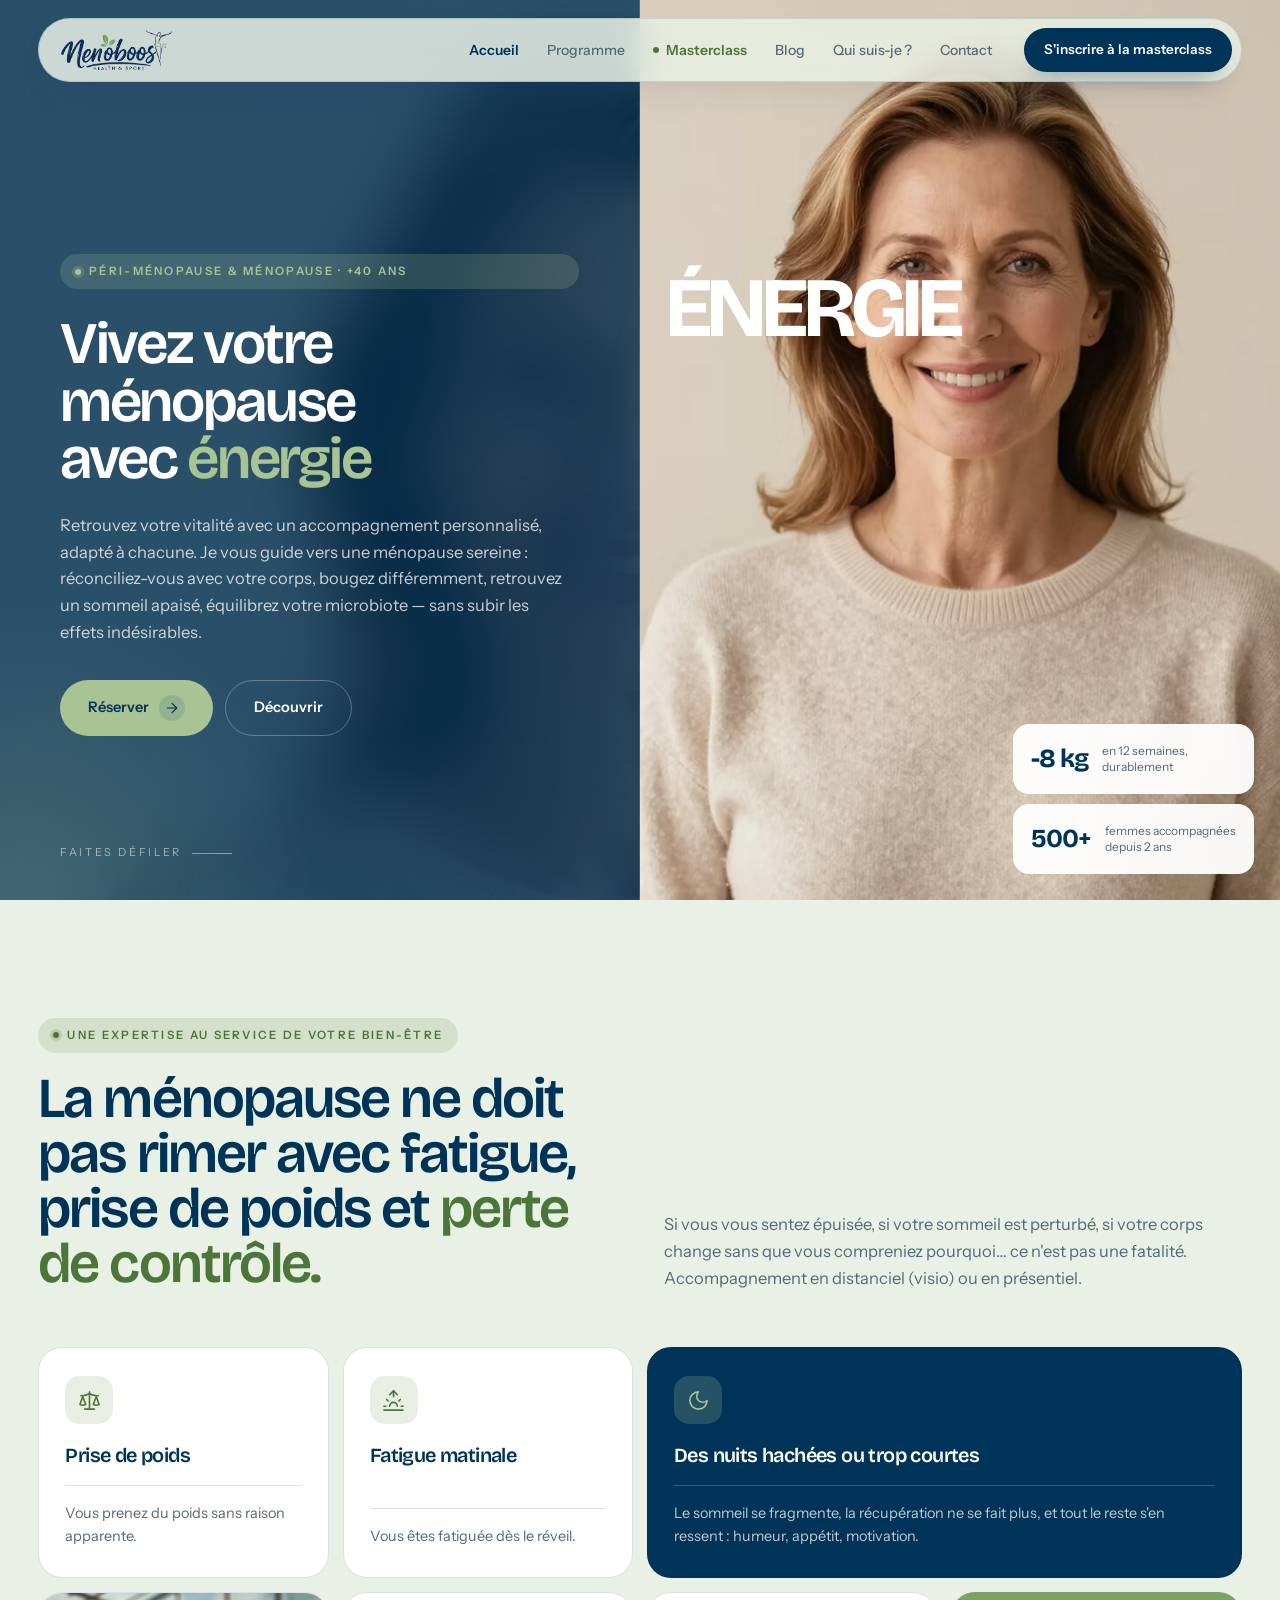
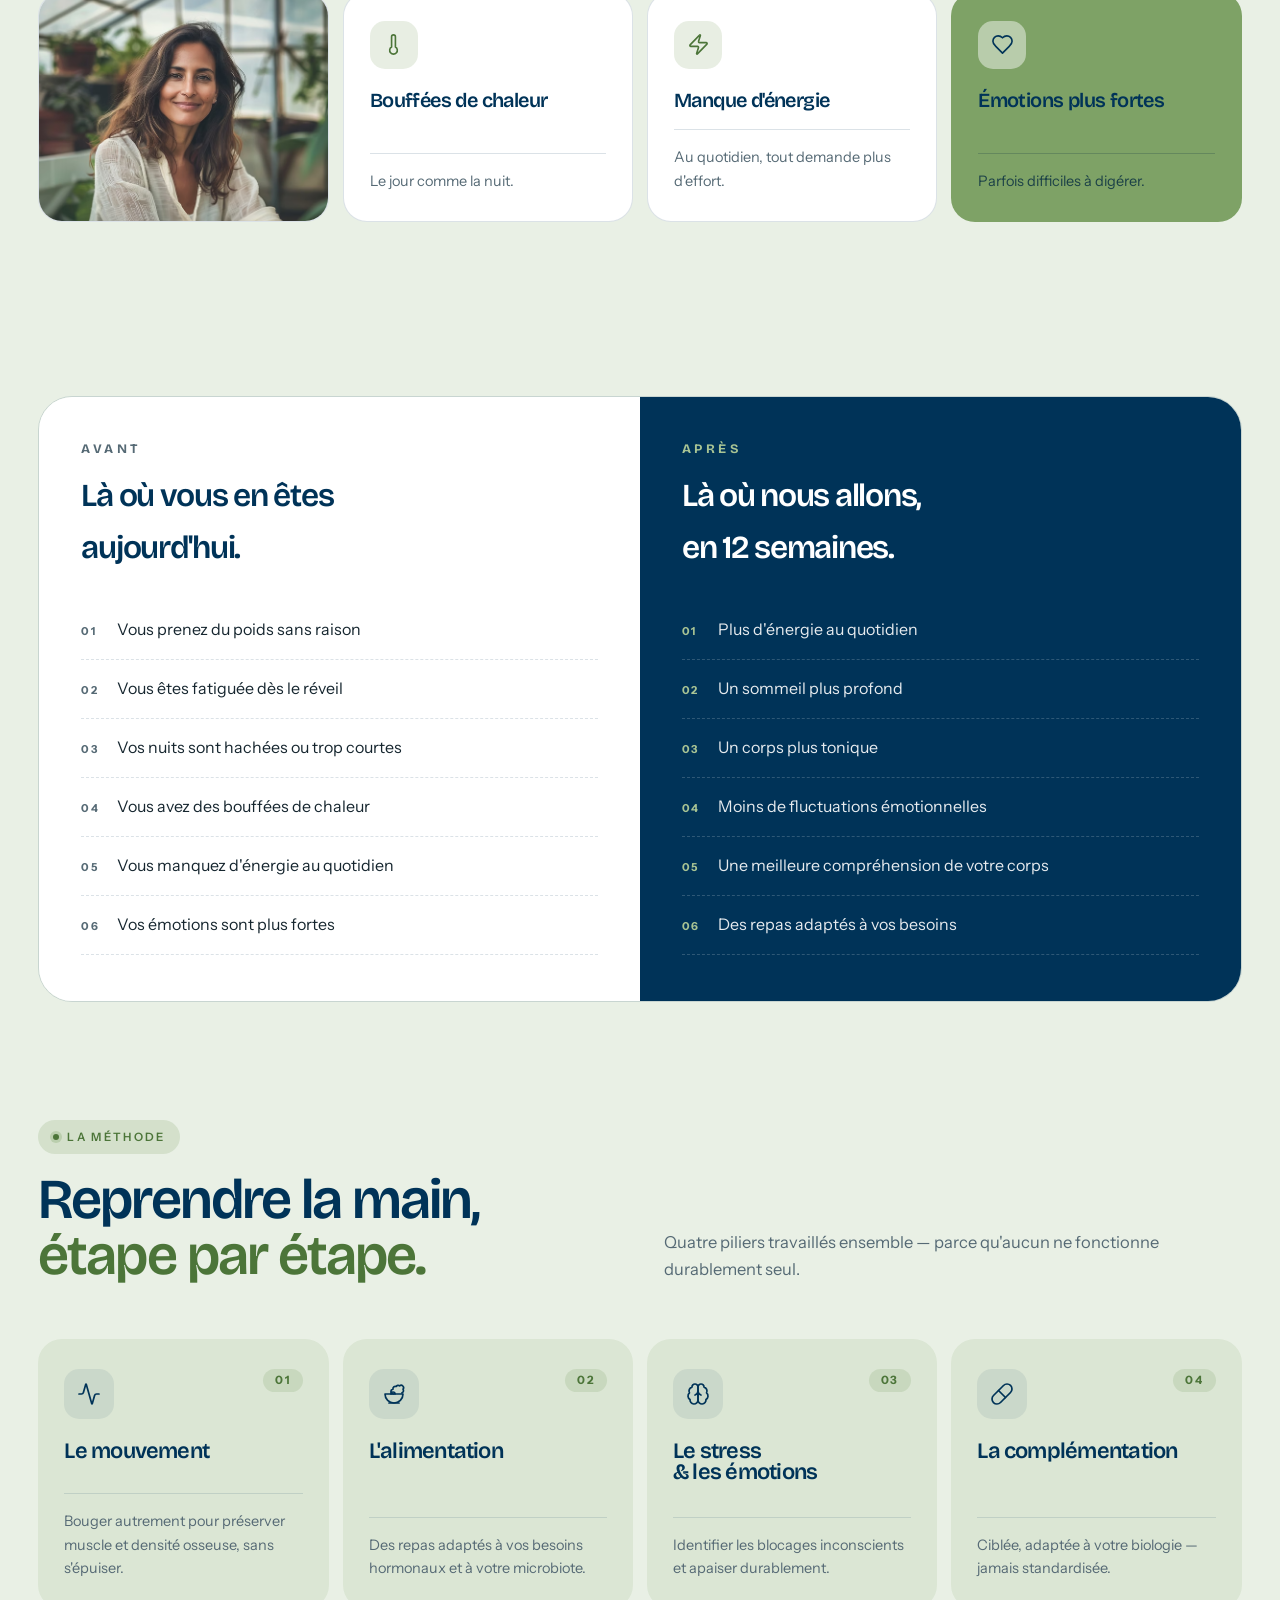
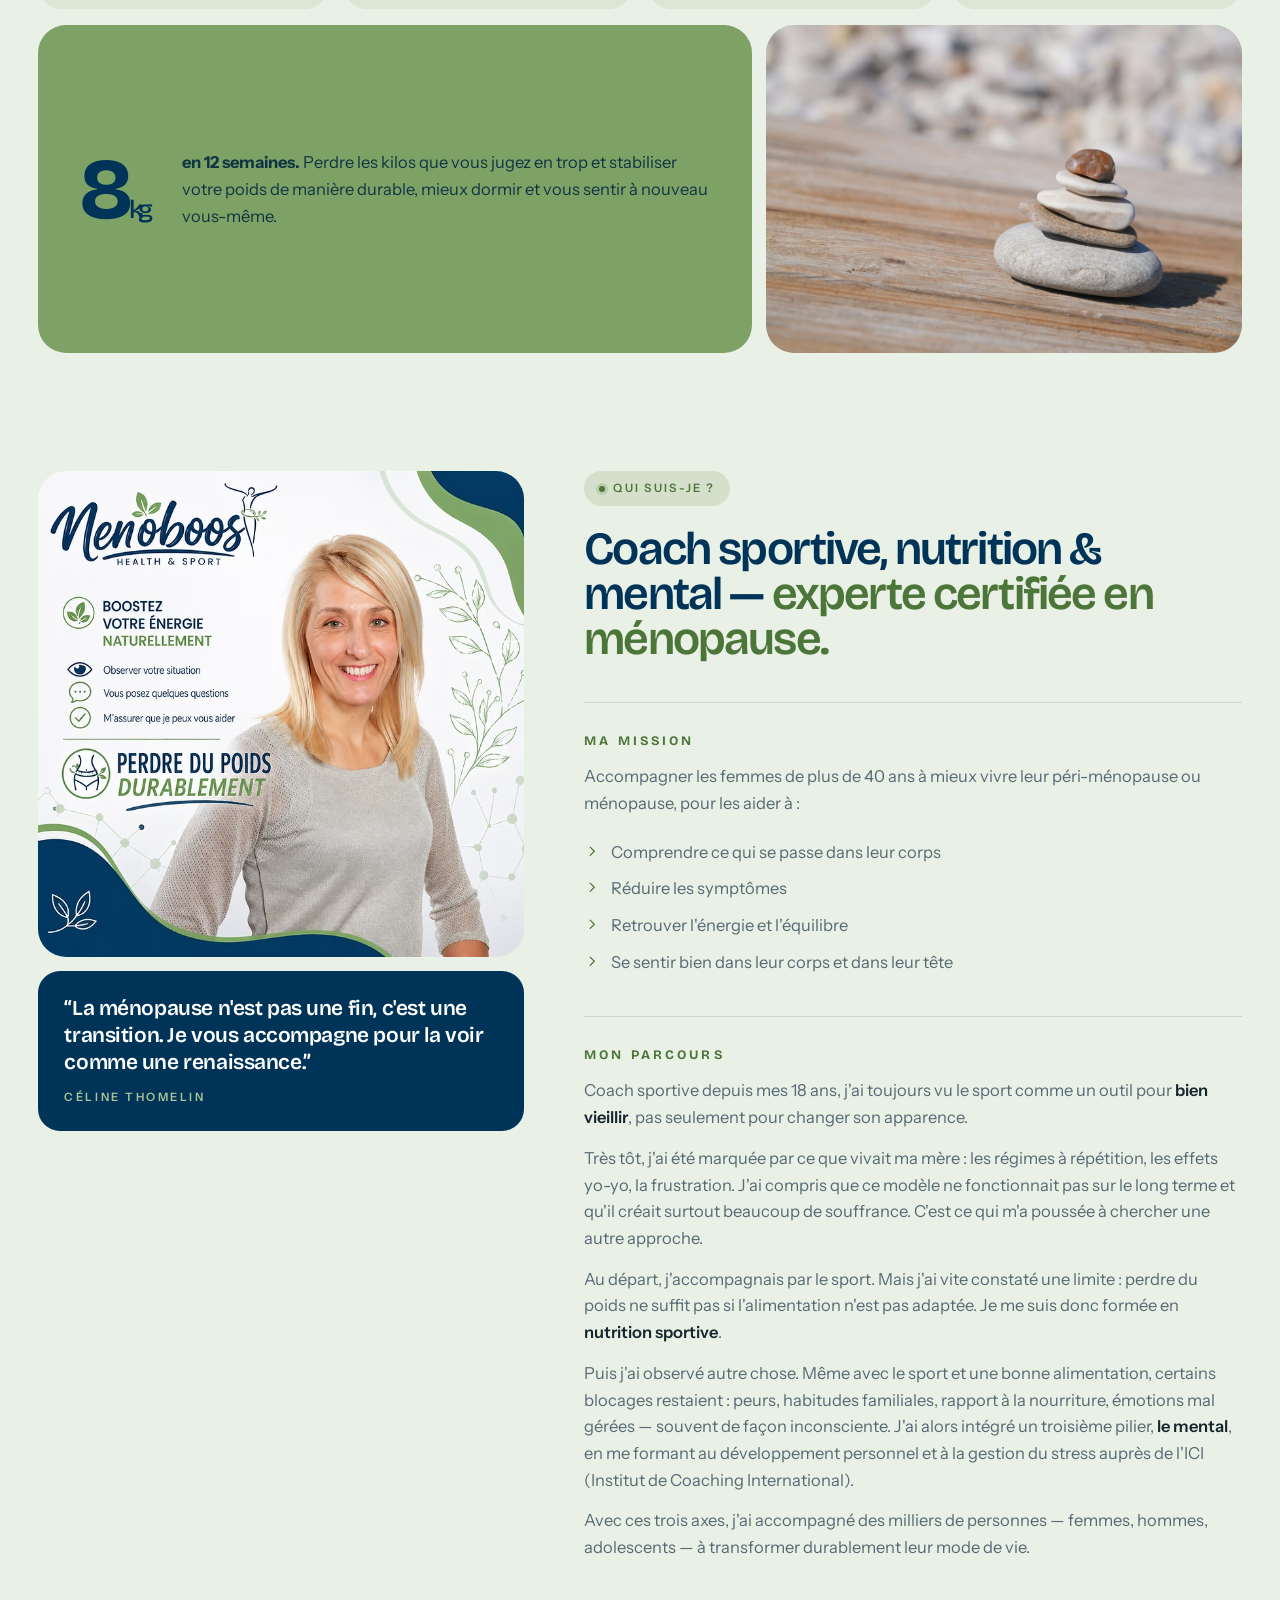
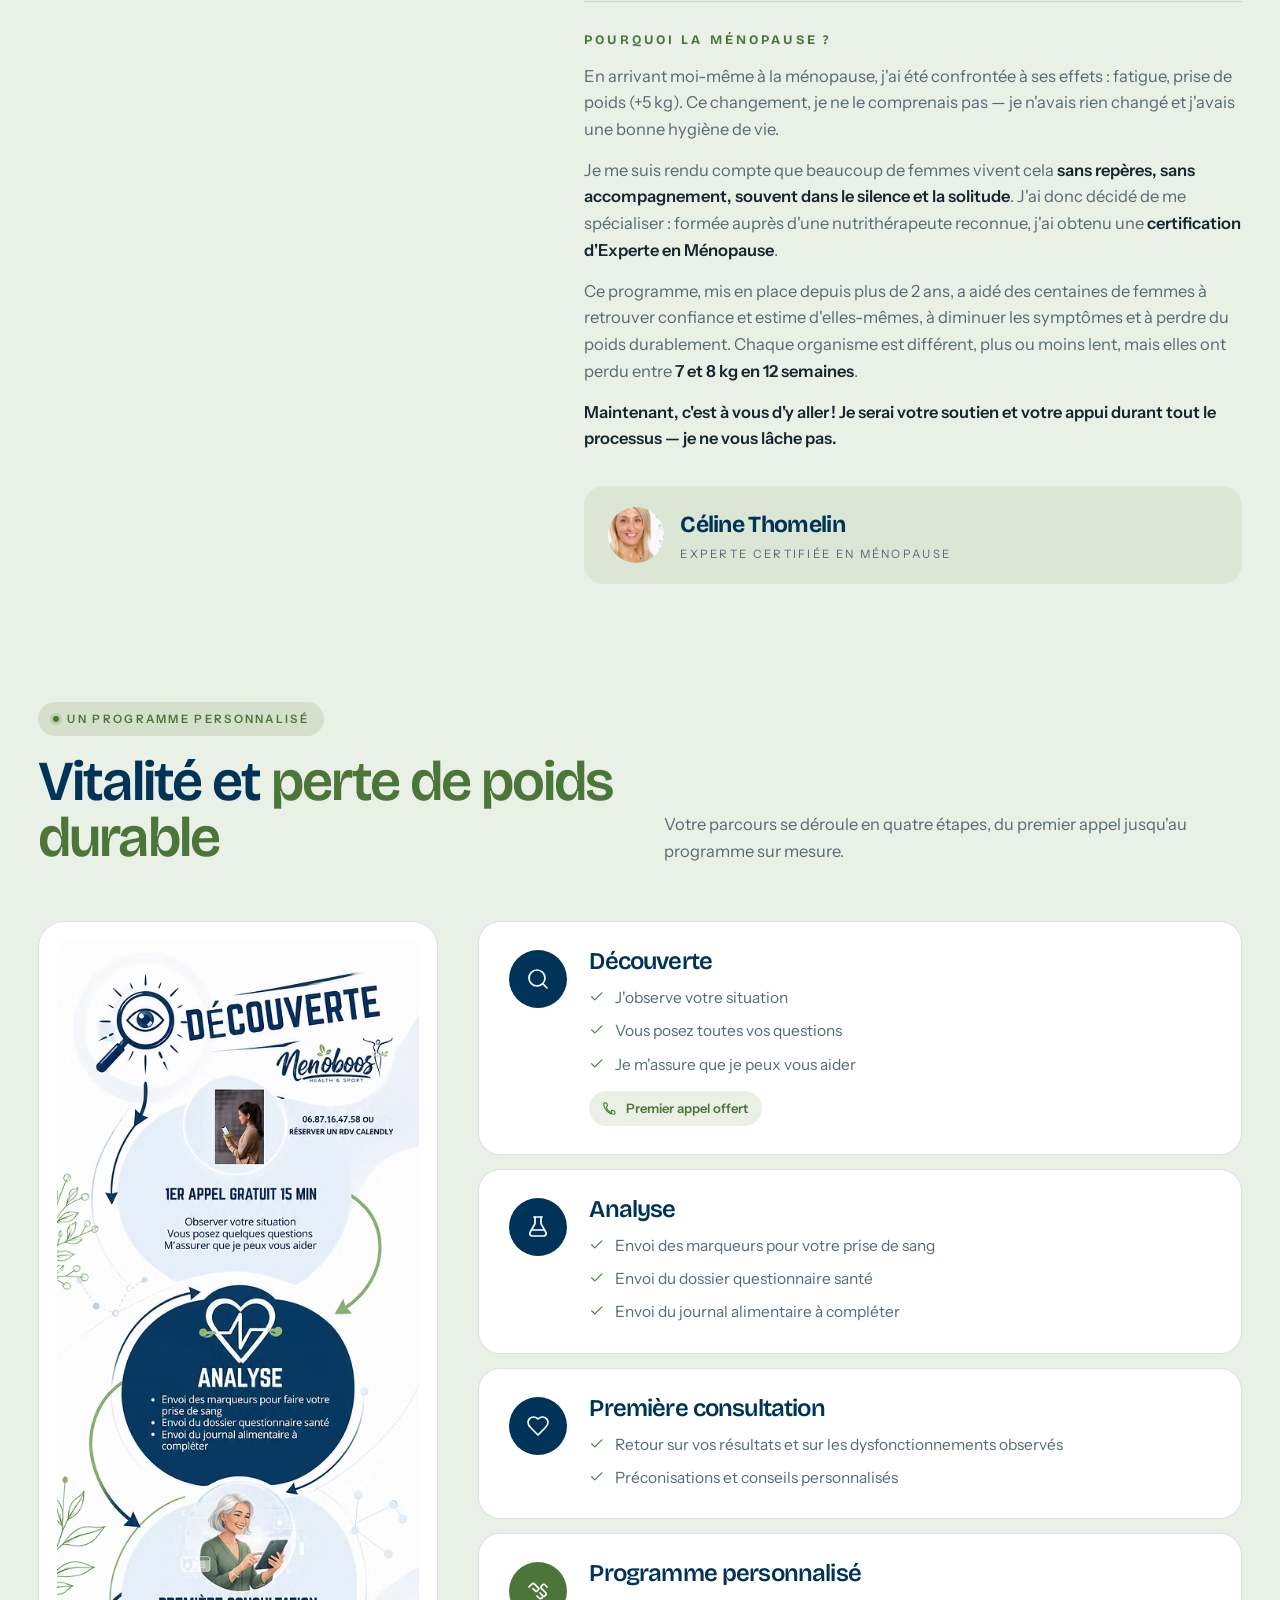
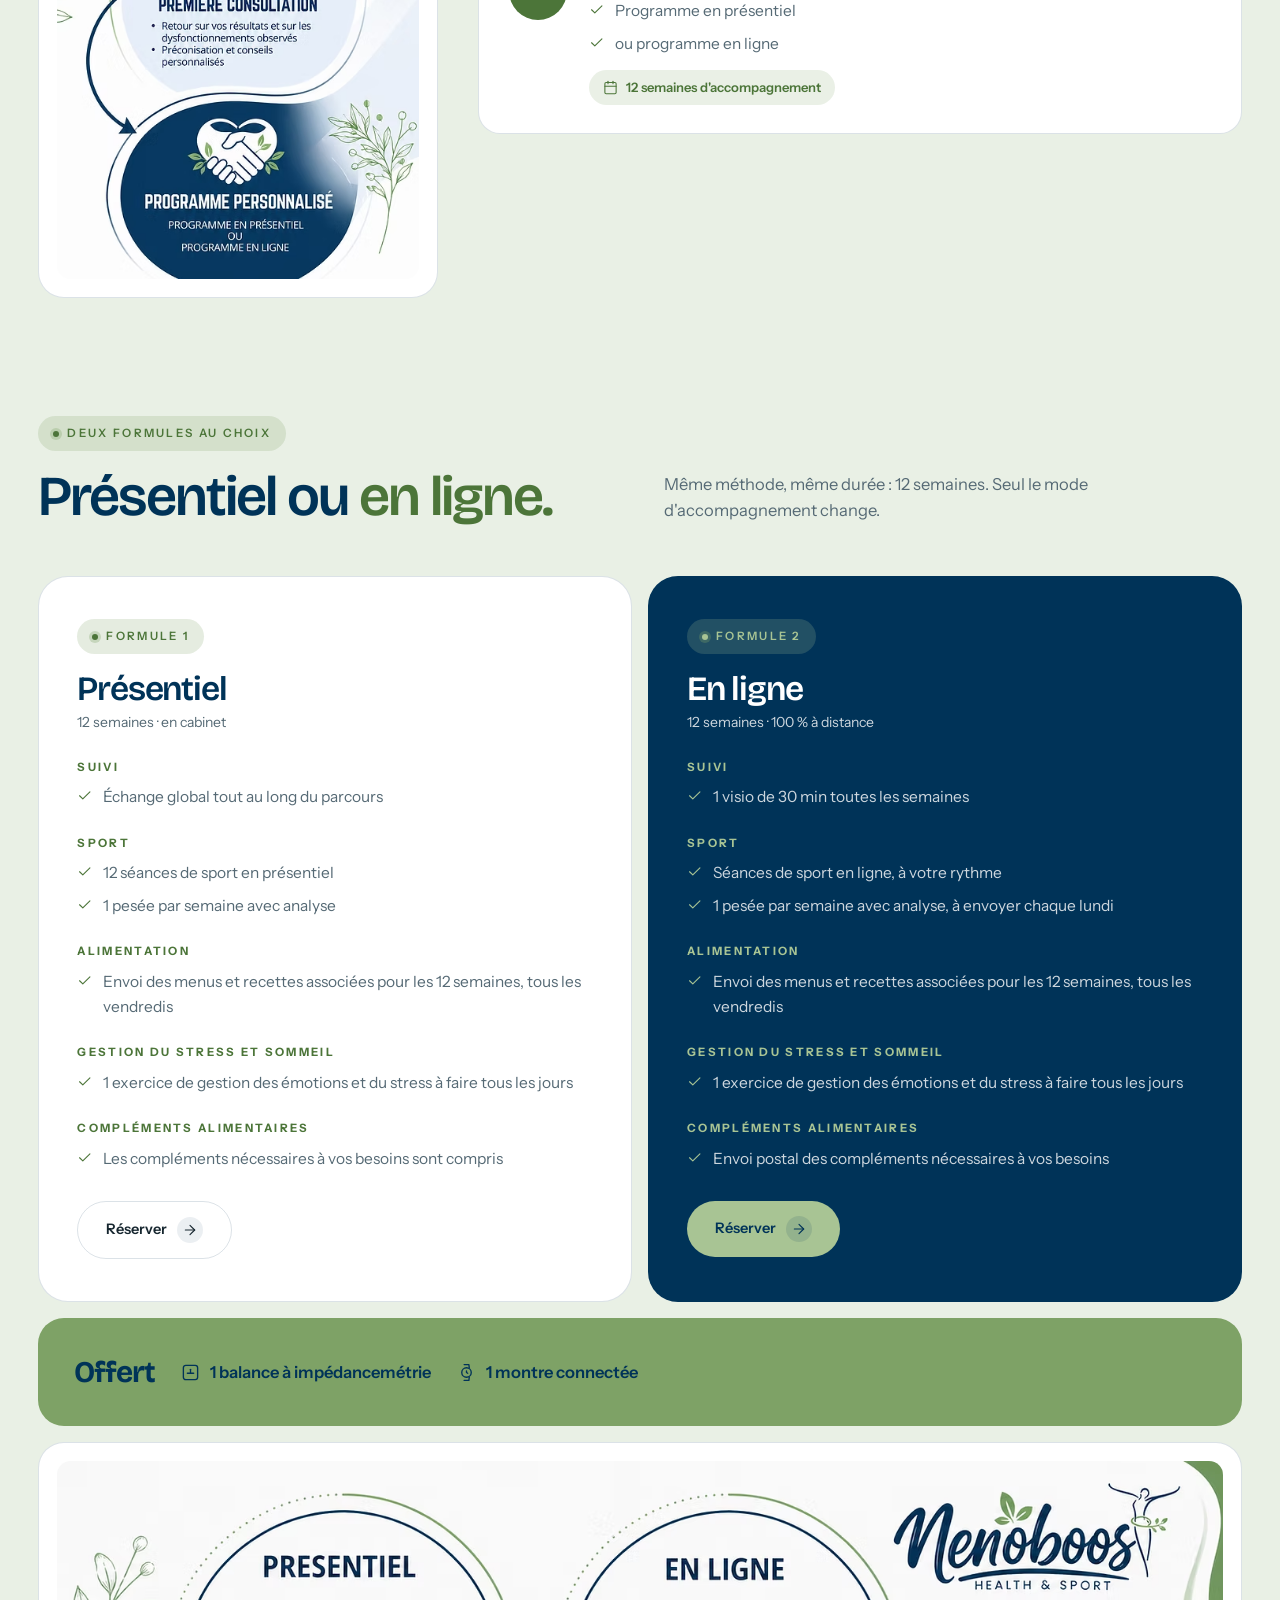
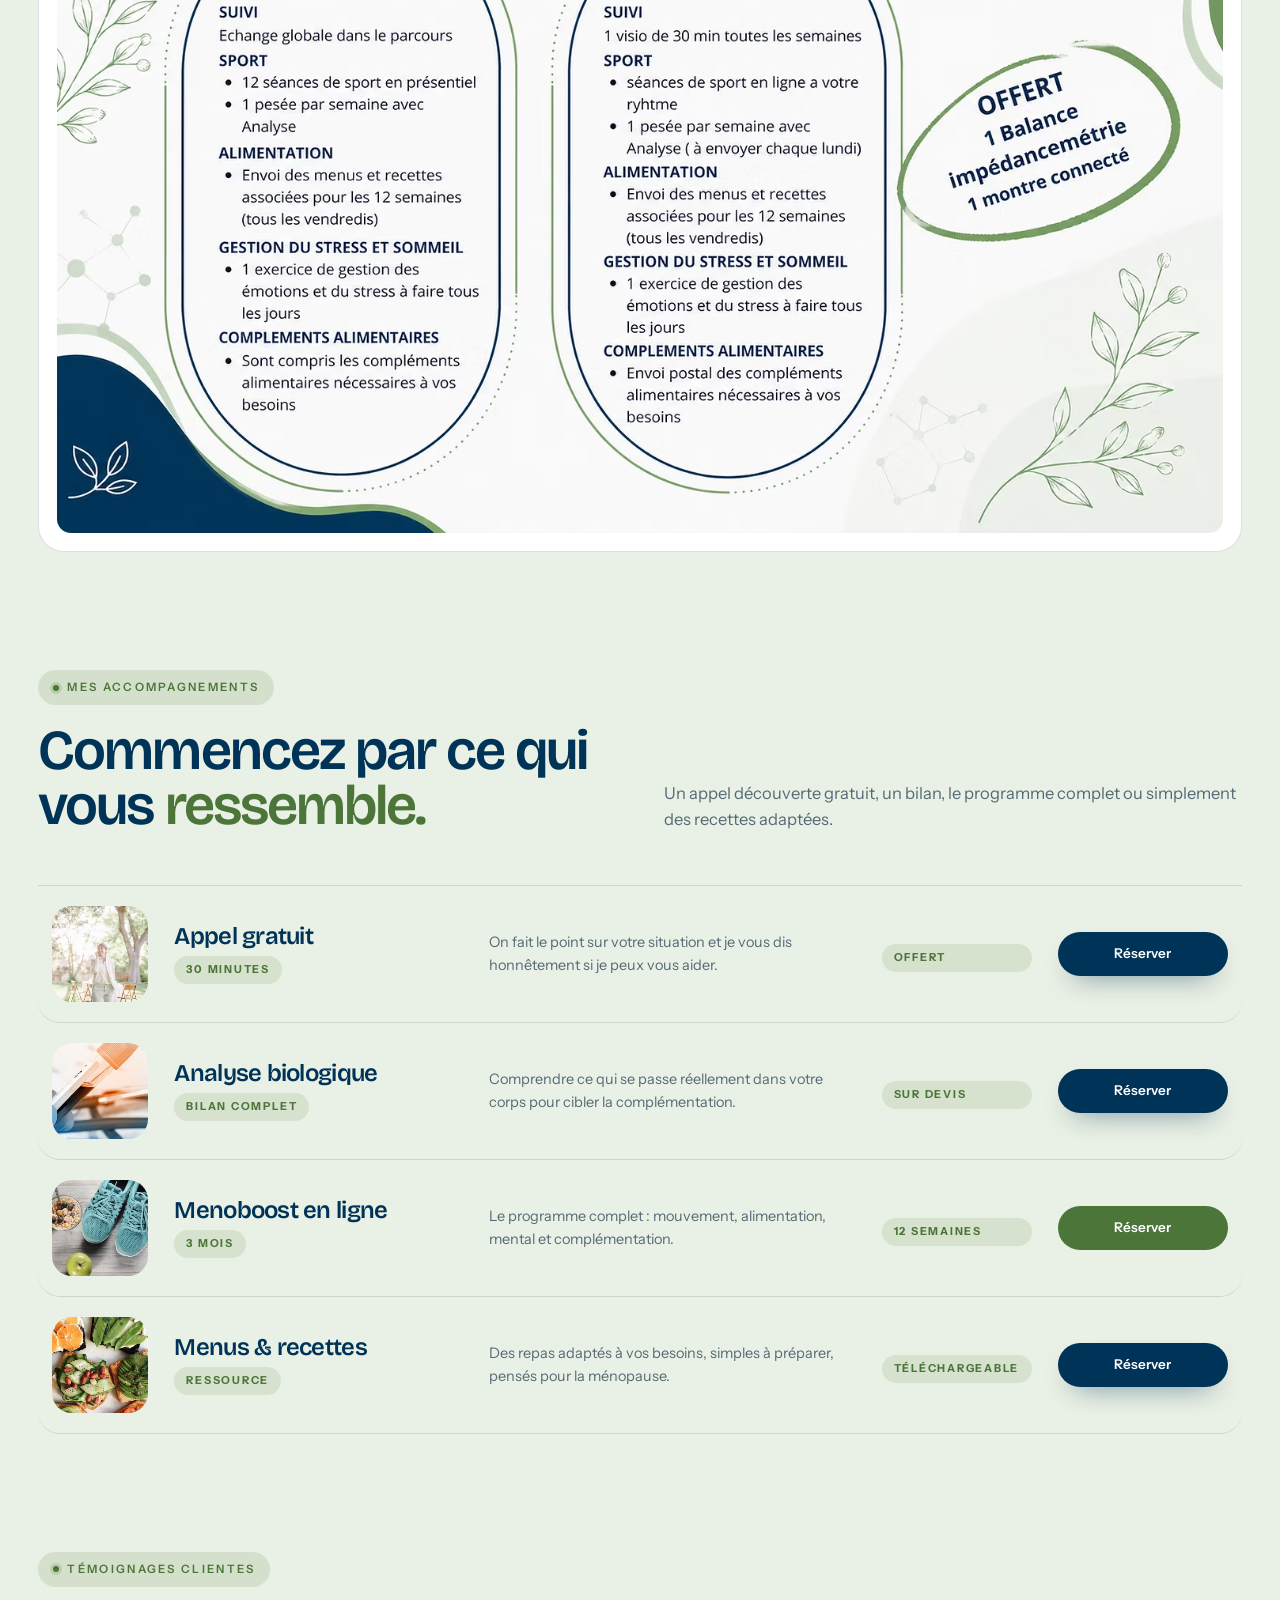
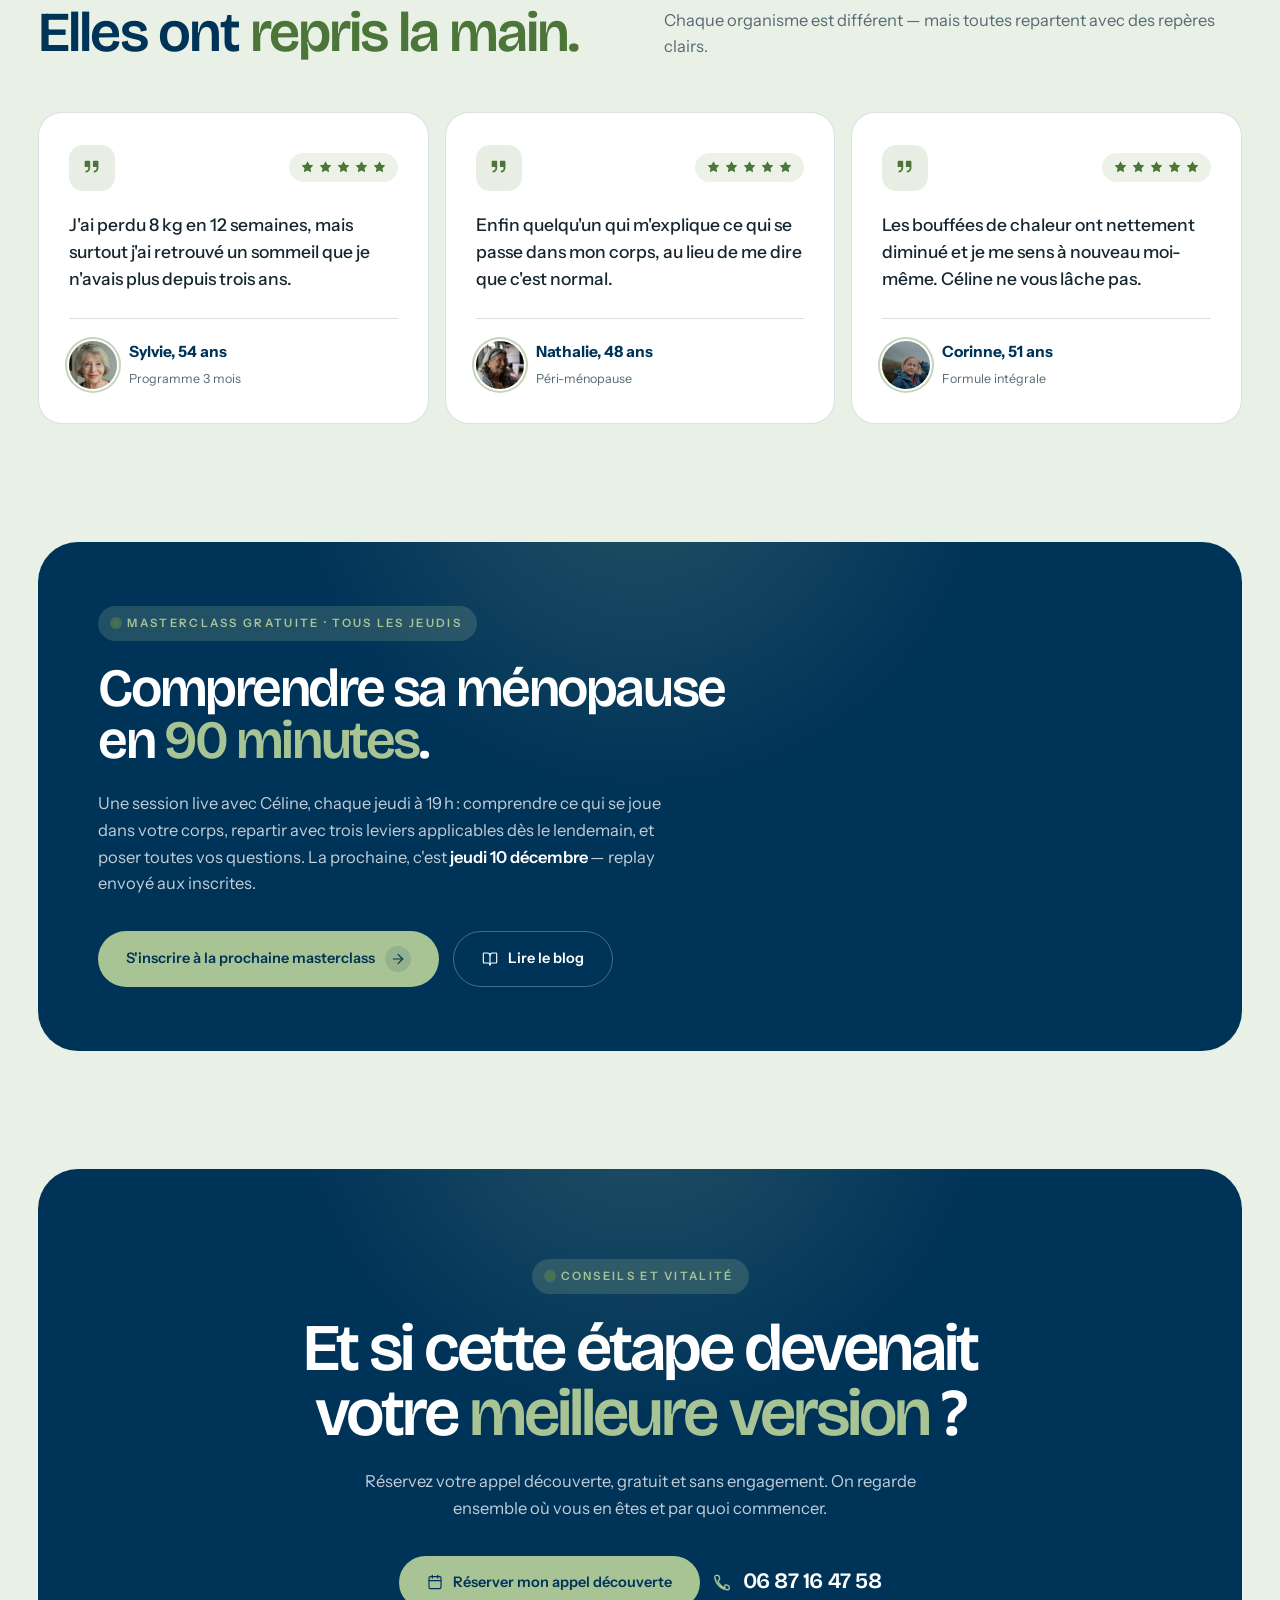
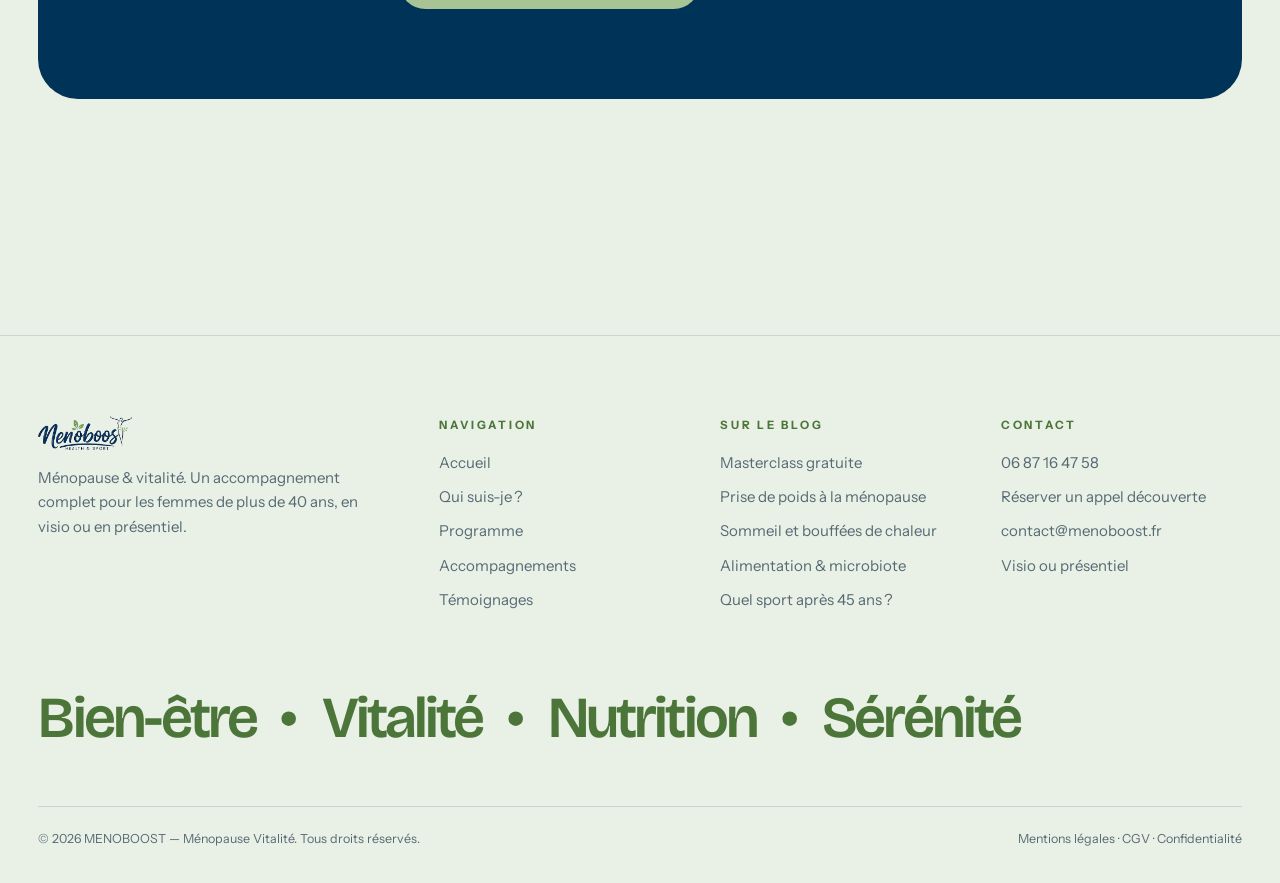
<file: index.html>
<!DOCTYPE html>
<html lang="fr">
<head>
<meta charset="utf-8">
<meta name="viewport" content="width=device-width, initial-scale=1">
<title>Ménopause et vitalité : retrouver son énergie après 40 ans | MENOBOOST</title>
<meta name="description" content="Fatigue, prise de poids, nuits hachées, bouffées de chaleur : un accompagnement complet en péri-ménopause et ménopause. Mouvement, alimentation, gestion du stress et complémentation ciblée, en visio ou en présentiel. Appel découverte offert.">
<link rel="canonical" href="https://www.menoboost.fr/">
<meta name="robots" content="index,follow,max-image-preview:large">
<meta name="author" content="Céline Thomelin">
<meta property="og:type" content="website">
<meta property="og:locale" content="fr_FR">
<meta property="og:site_name" content="MENOBOOST">
<meta property="og:title" content="Ménopause et vitalité : retrouver son énergie après 40 ans">
<meta property="og:description" content="Un accompagnement complet en péri-ménopause et ménopause : mouvement, alimentation, stress et complémentation. Appel découverte offert.">
<meta property="og:url" content="https://www.menoboost.fr/">
<meta property="og:image" content="https://www.menoboost.fr/images/hero.avif">
<meta name="twitter:card" content="summary_large_image">
<link rel="icon" href="images/logo-menoboost.png">
<link rel="preconnect" href="https://fonts.googleapis.com">
<link rel="preconnect" href="https://fonts.gstatic.com" crossorigin>
<link href="https://fonts.googleapis.com/css2?family=Bricolage+Grotesque:opsz,wght@12..96,200..800&family=Instrument+Sans:ital,wght@0,400..700;1,400..700&display=swap" rel="stylesheet">
<link rel="stylesheet" href="assets/style.css">
</head>
<body>

<svg width="0" height="0" style="position:absolute" aria-hidden="true">
  <symbol id="i-scale" viewBox="0 0 24 24"><path d="m16 16 3-8 3 8c-.87.65-1.92 1-3 1s-2.13-.35-3-1Z"/><path d="m2 16 3-8 3 8c-.87.65-1.92 1-3 1s-2.13-.35-3-1Z"/><path d="M7 21h10"/><path d="M12 3v18"/><path d="M3 7h2c2 0 5-1 7-2 2 1 5 2 7 2h2"/></symbol>
  <symbol id="i-sunrise" viewBox="0 0 24 24"><path d="M12 2v6"/><path d="m4.93 10.93 1.41 1.41"/><path d="M2 18h2"/><path d="M20 18h2"/><path d="m19.07 10.93-1.41 1.41"/><path d="M22 22H2"/><path d="m8 6 4-4 4 4"/><path d="M16 18a4 4 0 0 0-8 0"/></symbol>
  <symbol id="i-moon" viewBox="0 0 24 24"><path d="M12 3a6 6 0 0 0 9 9 9 9 0 1 1-9-9Z"/></symbol>
  <symbol id="i-thermometer" viewBox="0 0 24 24"><path d="M14 4v10.54a4 4 0 1 1-4 0V4a2 2 0 0 1 4 0Z"/></symbol>
  <symbol id="i-zap" viewBox="0 0 24 24"><path d="M4 14a1 1 0 0 1-.78-1.63l9.9-10.2a.5.5 0 0 1 .86.46l-1.92 6.02A1 1 0 0 0 13 10h7a1 1 0 0 1 .78 1.63l-9.9 10.2a.5.5 0 0 1-.86-.46l1.92-6.02A1 1 0 0 0 11 14Z"/></symbol>
  <symbol id="i-heart" viewBox="0 0 24 24"><path d="M19 14c1.49-1.46 3-3.21 3-5.5A5.5 5.5 0 0 0 16.5 3c-1.76 0-3 .5-4.5 2-1.5-1.5-2.74-2-4.5-2A5.5 5.5 0 0 0 2 8.5c0 2.3 1.5 4.05 3 5.5l7 7Z"/></symbol>
  <symbol id="i-activity" viewBox="0 0 24 24"><path d="M22 12h-2.48a2 2 0 0 0-1.93 1.46l-2.35 8.36a.25.25 0 0 1-.48 0L9.24 2.18a.25.25 0 0 0-.48 0l-2.35 8.36A2 2 0 0 1 4.49 12H2"/></symbol>
  <symbol id="i-salad" viewBox="0 0 24 24"><path d="M7 21h10"/><path d="M12 21a9 9 0 0 0 9-9H3a9 9 0 0 0 9 9Z"/><path d="M11.38 12a2.4 2.4 0 0 1-.4-4.77 2.4 2.4 0 0 1 3.2-2.77 2.4 2.4 0 0 1 3.47-.63 2.4 2.4 0 0 1 3.37 3.37 2.4 2.4 0 0 1-1.1 3.7"/><path d="M13 12a2 2 0 0 0-4 0"/></symbol>
  <symbol id="i-brain" viewBox="0 0 24 24"><path d="M12 5a3 3 0 1 0-5.997.125 4 4 0 0 0-2.526 5.77 4 4 0 0 0 .556 6.588A4 4 0 1 0 12 18Z"/><path d="M12 5a3 3 0 1 1 5.997.125 4 4 0 0 1 2.526 5.77 4 4 0 0 1-.556 6.588A4 4 0 1 1 12 18Z"/><path d="M15 13a4.5 4.5 0 0 1-3-4 4.5 4.5 0 0 1-3 4"/></symbol>
  <symbol id="i-pill" viewBox="0 0 24 24"><path d="m10.5 20.5 10-10a4.95 4.95 0 1 0-7-7l-10 10a4.95 4.95 0 1 0 7 7Z"/><path d="m8.5 8.5 7 7"/></symbol>
  <symbol id="i-check" viewBox="0 0 24 24"><path d="M20 6 9 17l-5-5"/></symbol>
  <symbol id="i-arrow-right" viewBox="0 0 24 24"><path d="M5 12h14"/><path d="m12 5 7 7-7 7"/></symbol>
  <symbol id="i-chevron-right" viewBox="0 0 24 24"><path d="m9 18 6-6-6-6"/></symbol>
  <symbol id="i-star" viewBox="0 0 24 24"><path d="M11.55 2.6a.5.5 0 0 1 .9 0l2.5 5.07 5.6.81a.5.5 0 0 1 .28.86l-4.05 3.95.96 5.57a.5.5 0 0 1-.73.53L12 16.76l-5.01 2.63a.5.5 0 0 1-.73-.53l.96-5.57-4.05-3.95a.5.5 0 0 1 .28-.86l5.6-.81Z"/></symbol>
  <symbol id="i-dot" viewBox="0 0 24 24"><circle cx="12" cy="12" r="10"/></symbol>
  <symbol id="i-quote" viewBox="0 0 24 24"><path d="M10 4H5a1 1 0 0 0-1 1v5a1 1 0 0 0 1 1h3v1a3 3 0 0 1-3 3v2a5 5 0 0 0 5-5V5a1 1 0 0 0-1-1Zm9 0h-5a1 1 0 0 0-1 1v5a1 1 0 0 0 1 1h3v1a3 3 0 0 1-3 3v2a5 5 0 0 0 5-5V5a1 1 0 0 0-1-1Z"/></symbol>
  <symbol id="i-phone" viewBox="0 0 24 24"><path d="M13.83 19a15 15 0 0 1-8.83-8.83l1.64-1.63a2 2 0 0 0 .5-2L6.3 4.3a2 2 0 0 0-2-1.3H3a2 2 0 0 0-2 2.2 18 18 0 0 0 16 16 2 2 0 0 0 2.2-2v-1.3a2 2 0 0 0-1.3-2l-2.25-.83a2 2 0 0 0-2 .5Z"/></symbol>
  <symbol id="i-calendar" viewBox="0 0 24 24"><path d="M8 2v4"/><path d="M16 2v4"/><rect width="18" height="18" x="3" y="4" rx="2"/><path d="M3 10h18"/></symbol>
  <symbol id="i-scale-2" viewBox="0 0 24 24"><rect width="18" height="18" x="3" y="3" rx="3"/><path d="M8 13h8"/><path d="M12 8v5"/></symbol>
  <symbol id="i-watch" viewBox="0 0 24 24"><circle cx="12" cy="12" r="6"/><path d="M12 10v2l1.5 1"/><path d="M9 2h6l.5 4"/><path d="M9 22h6l.5-4"/></symbol>
  <symbol id="i-search" viewBox="0 0 24 24"><circle cx="11" cy="11" r="8"/><path d="m21 21-4.3-4.3"/></symbol>
  <symbol id="i-flask" viewBox="0 0 24 24"><path d="M9 2v6.2a2 2 0 0 1-.3 1L4 17.5A2.5 2.5 0 0 0 6.1 21h11.8a2.5 2.5 0 0 0 2.1-3.5l-4.7-8.3a2 2 0 0 1-.3-1V2"/><path d="M8 2h8"/><path d="M6.6 15h10.8"/></symbol>
  <symbol id="i-handshake" viewBox="0 0 24 24"><path d="m11 17 2 2a1 1 0 1 0 3-3"/><path d="m14 14 2.5 2.5a1 1 0 1 0 3-3l-3.9-3.9a2 2 0 0 1 0-2.8l.8-.8a2 2 0 0 1 2.8 0L21 8"/><path d="M3 8l2.8-2.8a2 2 0 0 1 2.8 0l3.9 3.9a1 1 0 0 1 0 1.4l-1.6 1.6a1 1 0 0 1-1.4 0L7 9.6"/></symbol>
  <symbol id="i-video" viewBox="0 0 24 24"><path d="m16 13 5.2 3.1a.5.5 0 0 0 .8-.4V8.3a.5.5 0 0 0-.8-.4L16 11"/><rect width="14" height="12" x="2" y="6" rx="2"/></symbol>
  <symbol id="i-users" viewBox="0 0 24 24"><path d="M16 21v-2a4 4 0 0 0-4-4H6a4 4 0 0 0-4 4v2"/><circle cx="9" cy="7" r="4"/><path d="M22 21v-2a4 4 0 0 0-3-3.87"/><path d="M16 3.13a4 4 0 0 1 0 7.75"/></symbol>
  <symbol id="i-clock" viewBox="0 0 24 24"><circle cx="12" cy="12" r="10"/><path d="M12 6v6l4 2"/></symbol>
  <symbol id="i-mail" viewBox="0 0 24 24"><rect width="20" height="16" x="2" y="4" rx="2"/><path d="m22 7-8.97 5.7a1.94 1.94 0 0 1-2.06 0L2 7"/></symbol>
  <symbol id="i-user" viewBox="0 0 24 24"><path d="M19 21v-2a4 4 0 0 0-4-4H9a4 4 0 0 0-4 4v2"/><circle cx="12" cy="7" r="4"/></symbol>
  <symbol id="i-sparkles" viewBox="0 0 24 24"><path d="M9.9 2.6a.5.5 0 0 1 .95 0l1.28 3.83a.5.5 0 0 0 .32.32l3.83 1.28a.5.5 0 0 1 0 .95l-3.83 1.28a.5.5 0 0 0-.32.32l-1.28 3.83a.5.5 0 0 1-.95 0L8.62 10.6a.5.5 0 0 0-.32-.32L4.47 9a.5.5 0 0 1 0-.95l3.83-1.28a.5.5 0 0 0 .32-.32Z"/><path d="M18 14l.7 2.1 2.1.7-2.1.7-.7 2.1-.7-2.1-2.1-.7 2.1-.7Z"/><path d="M5 16l.5 1.5L7 18l-1.5.5L5 20l-.5-1.5L3 18l1.5-.5Z"/></symbol>
  <symbol id="i-book" viewBox="0 0 24 24"><path d="M12 7v14"/><path d="M3 18a1 1 0 0 1-1-1V4a1 1 0 0 1 1-1h5a4 4 0 0 1 4 4 4 4 0 0 1 4-4h5a1 1 0 0 1 1 1v13a1 1 0 0 1-1 1h-6a3 3 0 0 0-3 3 3 3 0 0 0-3-3Z"/></symbol>
  <symbol id="i-arrow-left" viewBox="0 0 24 24"><path d="M19 12H5"/><path d="m12 19-7-7 7-7"/></symbol>
  <symbol id="i-shield" viewBox="0 0 24 24"><path d="M20 13c0 5-3.5 7.5-7.66 8.95a1 1 0 0 1-.67-.01C7.5 20.5 4 18 4 13V6a1 1 0 0 1 1-1c2 0 4.5-1.2 6.24-2.72a1.17 1.17 0 0 1 1.52 0C14.51 3.81 17 5 19 5a1 1 0 0 1 1 1Z"/><path d="m9 12 2 2 4-4"/></symbol>
  <symbol id="i-target" viewBox="0 0 24 24"><circle cx="12" cy="12" r="10"/><circle cx="12" cy="12" r="6"/><circle cx="12" cy="12" r="2"/></symbol>
  <symbol id="i-lock" viewBox="0 0 24 24"><rect width="18" height="11" x="3" y="11" rx="2"/><path d="M7 11V7a5 5 0 0 1 10 0v4"/></symbol>
  <symbol id="i-bulb" viewBox="0 0 24 24"><path d="M15 14c.2-1 .7-1.7 1.5-2.5 1-.9 1.5-2.2 1.5-3.5A6 6 0 0 0 6 8c0 1 .2 2.2 1.5 3.5.7.7 1.3 1.5 1.5 2.5"/><path d="M9 18h6"/><path d="M10 22h4"/></symbol>
  <symbol id="i-droplet" viewBox="0 0 24 24"><path d="M12 22a7 7 0 0 0 7-7c0-2-1-3.9-3-5.5s-3.5-4-4-6.5c-.5 2.5-2 4.9-4 6.5S5 13 5 15a7 7 0 0 0 7 7Z"/></symbol>
  <symbol id="i-dumbbell" viewBox="0 0 24 24"><path d="M14.4 14.4 9.6 9.6"/><path d="M18.66 15.66a2 2 0 1 0 2.83-2.83l-1.42-1.41a2 2 0 1 0-2.82 2.82Z"/><path d="M3.34 8.34a2 2 0 1 1-2.83 2.83"/><path d="m6.51 5.51 1.42 1.42"/><path d="M8.34 3.34a2 2 0 0 0-2.83 0L4.1 4.76a2 2 0 0 0 0 2.82l1.42 1.42a2 2 0 0 0 2.82 0l1.42-1.42a2 2 0 0 0 0-2.82Z"/><path d="M15.66 18.66a2 2 0 0 0 2.83 0l1.41-1.42a2 2 0 0 0 0-2.82l-1.41-1.42a2 2 0 0 0-2.83 0l-1.41 1.42a2 2 0 0 0 0 2.82Z"/></symbol>
  <symbol id="i-alert" viewBox="0 0 24 24"><circle cx="12" cy="12" r="10"/><path d="M12 8v4"/><path d="M12 16h.01"/></symbol>
  <symbol id="i-bone" viewBox="0 0 24 24"><path d="M17 10c.7-.7 1.69 0 2.5 0a2.5 2.5 0 1 0 0-5 2.5 2.5 0 0 0-2.4-2.5 2.5 2.5 0 0 0-2.5 2.5c0 .81.7 1.8 0 2.5l-5.1 5.1c-.7.7-1.69 0-2.5 0a2.5 2.5 0 0 0 0 5A2.5 2.5 0 0 0 9.5 22a2.5 2.5 0 0 0 0-5c0-.81-.7-1.8 0-2.5Z"/></symbol>
</svg>

<header>
  <div class="wrap nav">
    <a href="#" class="logo"><img src="images/logo-menoboost.png" alt="Ménoboost — Health &amp; Sport"></a>
    <nav class="links">
      <a href="index.html" class="on">Accueil</a><a href="#programme">Programme</a>
      <a href="masterclass.html" class="hot">Masterclass</a><a href="blog/">Blog</a>
      <a href="#about">Qui suis-je ?</a><a href="#contact">Contact</a>
    </nav>
    <div class="nav-end">
      <a href="masterclass.html" class="btn btn-dark btn-sm">S'inscrire à la masterclass</a>
    </div>
    <button class="burger" id="burger" type="button" aria-label="Ouvrir le menu" aria-expanded="false" aria-controls="mobile-menu">
      <span></span><span></span><span></span>
    </button>
  </div>
  <div class="wrap"><div class="mnav" id="mobile-menu" aria-hidden="true">
    <a class="ml" href="index.html">Accueil<svg class="i"><use href="#i-chevron-right"/></svg></a>
    <a class="ml" href="masterclass.html">Masterclass gratuite<svg class="i"><use href="#i-chevron-right"/></svg></a>
    <a class="ml" href="blog/">Blog<svg class="i"><use href="#i-chevron-right"/></svg></a>
    <a class="ml" href="#about">Qui suis-je ?<svg class="i"><use href="#i-chevron-right"/></svg></a>
    <a class="ml" href="#programme">Programme<svg class="i"><use href="#i-chevron-right"/></svg></a>
    <a class="ml" href="#accomp">Accompagnements<svg class="i"><use href="#i-chevron-right"/></svg></a>
    <a class="ml" href="#temoignages">Témoignages<svg class="i"><use href="#i-chevron-right"/></svg></a>
    <a class="ml" href="#contact">Contact<svg class="i"><use href="#i-chevron-right"/></svg></a>
    <div class="mnav-foot">
      <a href="masterclass.html" class="btn btn-out">S'inscrire à la masterclass</a>
      <a href="tel:+33687164758" class="btn btn-green"><svg class="i"><use href="#i-phone"/></svg>06 87 16 47 58</a>
    </div>
  </div></div>
</header>

<!-- HERO -->
<div class="hero">
  <div class="hero-bg" aria-hidden="true"><img src="images/hero.avif" alt=""></div>
  <div class="hero-l">
    <span class="tag">Péri-ménopause &amp; ménopause · +40 ans</span>
    <h1>Vivez votre<br>ménopause<br>avec <span class="green">énergie</span></h1>
    <p>Retrouvez votre vitalité avec un accompagnement personnalisé, adapté à chacune. Je vous guide vers une ménopause sereine : réconciliez-vous avec votre corps, bougez différemment, retrouvez un sommeil apaisé, équilibrez votre microbiote — sans subir les effets indésirables.</p>
    <div class="hero-cta">
      <a href="#accomp" class="btn btn-sage">Réserver <span class="round" style="background:rgba(0,51,88,.12)"><svg class="i"><use href="#i-arrow-right"/></svg></span></a>
      <a href="#programme" class="btn btn-out" style="border-color:rgba(255,255,255,.28);color:#fff">Découvrir</a>
    </div>
    <div class="scroll-hint">Faites défiler</div>
  </div>
  <div class="hero-r">
    <div class="ph"><img src="images/hero.avif" alt="Femme épanouie à la ménopause" fetchpriority="high"></div>
    <div class="hero-over">ÉNERGIE</div>
    <div class="hero-badges">
      <div class="bdg"><div class="n">-8 kg</div><div class="l">en 12 semaines,<br>durablement</div></div>
      <div class="bdg"><div class="n">500+</div><div class="l">femmes accompagnées<br>depuis 2 ans</div></div>
    </div>
  </div>
</div>

<!-- EXPERTISE -->
<section>
  <div class="wrap">
    <div class="sec-head rv">
      <div>
        <span class="tag">Une expertise au service de votre bien-être</span>
        <h2>La ménopause ne doit pas rimer avec fatigue, prise de poids et <span class="serif">perte de contrôle.</span></h2>
      </div>
      <p>Si vous vous sentez épuisée, si votre sommeil est perturbé, si votre corps change sans que vous compreniez pourquoi… ce n'est pas une fatalité. Accompagnement en distanciel (visio) ou en présentiel.</p>
    </div>

    <div class="bento rv">
      <div class="bx"><div class="ic"><svg class="i"><use href="#i-scale"/></svg></div><h4>Prise de poids</h4><p>Vous prenez du poids sans raison apparente.</p></div>
      <div class="bx"><div class="ic"><svg class="i"><use href="#i-sunrise"/></svg></div><h4>Fatigue matinale</h4><p>Vous êtes fatiguée dès le réveil.</p></div>
      <div class="bx dark span2"><div class="ic"><svg class="i"><use href="#i-moon"/></svg></div><h4>Des nuits hachées ou trop courtes</h4><p>Le sommeil se fragmente, la récupération ne se fait plus, et tout le reste s'en ressent : humeur, appétit, motivation.</p></div>
      <div class="bx photo"><div class="ph"><img src="images/serre.avif" alt="Femme dans une serre" loading="lazy"></div></div>
      <div class="bx"><div class="ic"><svg class="i"><use href="#i-thermometer"/></svg></div><h4>Bouffées de chaleur</h4><p>Le jour comme la nuit.</p></div>
      <div class="bx"><div class="ic"><svg class="i"><use href="#i-zap"/></svg></div><h4>Manque d'énergie</h4><p>Au quotidien, tout demande plus d'effort.</p></div>
      <div class="bx green"><div class="ic"><svg class="i"><use href="#i-heart"/></svg></div><h4>Émotions plus fortes</h4><p>Parfois difficiles à digérer.</p></div>
    </div>
  </div>
</section>

<!-- AVANT / APRES -->
<section style="padding-top:0">
  <div class="wrap">
    <div class="split rv">
      <div class="sp">
        <h3>Avant</h3>
        <div class="headline">Là où vous en êtes<br>aujourd'hui.</div>
        <ul>
          <li><i>01</i>Vous prenez du poids sans raison</li>
          <li><i>02</i>Vous êtes fatiguée dès le réveil</li>
          <li><i>03</i>Vos nuits sont hachées ou trop courtes</li>
          <li><i>04</i>Vous avez des bouffées de chaleur</li>
          <li><i>05</i>Vous manquez d'énergie au quotidien</li>
          <li><i>06</i>Vos émotions sont plus fortes</li>
        </ul>
      </div>
      <div class="sp after">
        <h3>Après</h3>
        <div class="headline">Là où nous allons,<br>en 12 semaines.</div>
        <ul>
          <li><i>01</i>Plus d'énergie au quotidien</li>
          <li><i>02</i>Un sommeil plus profond</li>
          <li><i>03</i>Un corps plus tonique</li>
          <li><i>04</i>Moins de fluctuations émotionnelles</li>
          <li><i>05</i>Une meilleure compréhension de votre corps</li>
          <li><i>06</i>Des repas adaptés à vos besoins</li>
        </ul>
      </div>
    </div>
  </div>
</section>

<!-- PILIERS -->
<section style="padding-top:0">
  <div class="wrap">
    <div class="sec-head rv">
      <div>
        <span class="tag">La méthode</span>
        <h2>Reprendre la main,<br><span class="serif">étape par étape.</span></h2>
      </div>
      <p>Quatre piliers travaillés ensemble — parce qu'aucun ne fonctionne durablement seul.</p>
    </div>
    <div class="piliers rv">
      <div class="pil"><div class="ic"><svg class="i"><use href="#i-activity"/></svg></div><div class="n">01</div><h4>Le mouvement</h4><p>Bouger autrement pour préserver muscle et densité osseuse, sans s'épuiser.</p></div>
      <div class="pil"><div class="ic"><svg class="i"><use href="#i-salad"/></svg></div><div class="n">02</div><h4>L'alimentation</h4><p>Des repas adaptés à vos besoins hormonaux et à votre microbiote.</p></div>
      <div class="pil"><div class="ic"><svg class="i"><use href="#i-brain"/></svg></div><div class="n">03</div><h4>Le stress<br>&amp; les émotions</h4><p>Identifier les blocages inconscients et apaiser durablement.</p></div>
      <div class="pil"><div class="ic"><svg class="i"><use href="#i-pill"/></svg></div><div class="n">04</div><h4>La complémentation</h4><p>Ciblée, adaptée à votre biologie — jamais standardisée.</p></div>
    </div>
    <div class="result rv">
      <div class="box">
        <div class="kpi">8<small> kg</small></div>
        <p><strong>en 12 semaines.</strong> Perdre les kilos que vous jugez en trop et stabiliser votre poids de manière durable, mieux dormir et vous sentir à nouveau vous-même.</p>
      </div>
      <div class="ph"><img src="images/pierres.jpg" alt="Pierres lisses empilées en équilibre" loading="lazy"></div>
    </div>
  </div>
</section>

<!-- QUI SUIS-JE -->
<section id="about" style="padding-top:0">
  <div class="wrap about rv">
    <div class="about-media">
      <div class="ph"><img src="images/celine.avif" alt="Céline Thomelin, experte certifiée en ménopause" loading="lazy"></div>
      <div class="quote">
        <p>“La ménopause n'est pas une fin, c'est une transition. Je vous accompagne pour la voir comme une renaissance.”</p>
        <span>Céline Thomelin</span>
      </div>
    </div>
    <div>
      <span class="tag">Qui suis-je ?</span>
      <h2 style="margin-top:20px">Coach sportive, nutrition &amp; mental — <span class="serif">experte certifiée en ménopause.</span></h2>

      <div class="block">
        <h3>Ma mission</h3>
        <p>Accompagner les femmes de plus de 40 ans à mieux vivre leur péri-ménopause ou ménopause, pour les aider à :</p>
        <ul class="mission">
          <li><svg class="i ic-sm"><use href="#i-chevron-right"/></svg>Comprendre ce qui se passe dans leur corps</li>
          <li><svg class="i ic-sm"><use href="#i-chevron-right"/></svg>Réduire les symptômes</li>
          <li><svg class="i ic-sm"><use href="#i-chevron-right"/></svg>Retrouver l'énergie et l'équilibre</li>
          <li><svg class="i ic-sm"><use href="#i-chevron-right"/></svg>Se sentir bien dans leur corps et dans leur tête</li>
        </ul>
      </div>

      <div class="block">
        <h3>Mon parcours</h3>
        <p>Coach sportive depuis mes 18 ans, j'ai toujours vu le sport comme un outil pour <strong>bien vieillir</strong>, pas seulement pour changer son apparence.</p>
        <p>Très tôt, j'ai été marquée par ce que vivait ma mère : les régimes à répétition, les effets yo-yo, la frustration. J'ai compris que ce modèle ne fonctionnait pas sur le long terme et qu'il créait surtout beaucoup de souffrance. C'est ce qui m'a poussée à chercher une autre approche.</p>
        <p>Au départ, j'accompagnais par le sport. Mais j'ai vite constaté une limite : perdre du poids ne suffit pas si l'alimentation n'est pas adaptée. Je me suis donc formée en <strong>nutrition sportive</strong>.</p>
        <p>Puis j'ai observé autre chose. Même avec le sport et une bonne alimentation, certains blocages restaient : peurs, habitudes familiales, rapport à la nourriture, émotions mal gérées — souvent de façon inconsciente. J'ai alors intégré un troisième pilier, <strong>le mental</strong>, en me formant au développement personnel et à la gestion du stress auprès de l'ICI (Institut de Coaching International).</p>
        <p>Avec ces trois axes, j'ai accompagné des milliers de personnes — femmes, hommes, adolescents — à transformer durablement leur mode de vie.</p>
      </div>

      <div class="block">
        <h3>Pourquoi la ménopause ?</h3>
        <p>En arrivant moi-même à la ménopause, j'ai été confrontée à ses effets : fatigue, prise de poids (+5 kg). Ce changement, je ne le comprenais pas — je n'avais rien changé et j'avais une bonne hygiène de vie.</p>
        <p>Je me suis rendu compte que beaucoup de femmes vivent cela <strong>sans repères, sans accompagnement, souvent dans le silence et la solitude</strong>. J'ai donc décidé de me spécialiser : formée auprès d'une nutrithérapeute reconnue, j'ai obtenu une <strong>certification d'Experte en Ménopause</strong>.</p>
        <p>Ce programme, mis en place depuis plus de 2 ans, a aidé des centaines de femmes à retrouver confiance et estime d'elles-mêmes, à diminuer les symptômes et à perdre du poids durablement. Chaque organisme est différent, plus ou moins lent, mais elles ont perdu entre <strong>7 et 8 kg en 12 semaines</strong>.</p>
        <p><strong>Maintenant, c'est à vous d'y aller ! Je serai votre soutien et votre appui durant tout le processus — je ne vous lâche pas.</strong></p>
      </div>

      <div class="signature">
        <div class="ph"><img src="images/celine-avatar.jpg" alt="" loading="lazy"></div>
        <div><div class="n">Céline Thomelin</div><div class="r">Experte certifiée en ménopause</div></div>
      </div>
    </div>
  </div>
</section>

<!-- PARCOURS -->
<section id="programme" style="padding-top:0">
  <div class="wrap">
    <div class="sec-head rv">
      <div>
        <span class="tag">Un programme personnalisé</span>
        <h2>Vitalité et <span class="serif">perte de poids durable</span></h2>
      </div>
      <p>Votre parcours se déroule en quatre étapes, du premier appel jusqu'au programme sur mesure.</p>
    </div>

    <div class="parcours rv">
      <div class="figure">
        <img src="images/parcours.avif" alt="Le parcours Ménoboost : découverte, analyse, première consultation, programme personnalisé" loading="lazy">
      </div>
      <div class="steps">
        <div class="step">
          <div class="num"><svg class="i" style="width:24px;height:24px"><use href="#i-search"/></svg></div>
          <div>
            <h4>Découverte</h4>
            <ul>
              <li><svg class="i ic-sm"><use href="#i-check"/></svg>J'observe votre situation</li>
              <li><svg class="i ic-sm"><use href="#i-check"/></svg>Vous posez toutes vos questions</li>
              <li><svg class="i ic-sm"><use href="#i-check"/></svg>Je m'assure que je peux vous aider</li>
            </ul>
            <span class="note"><svg class="i"><use href="#i-phone"/></svg>Premier appel offert</span>
          </div>
        </div>
        <div class="step">
          <div class="num"><svg class="i" style="width:24px;height:24px"><use href="#i-flask"/></svg></div>
          <div>
            <h4>Analyse</h4>
            <ul>
              <li><svg class="i ic-sm"><use href="#i-check"/></svg>Envoi des marqueurs pour votre prise de sang</li>
              <li><svg class="i ic-sm"><use href="#i-check"/></svg>Envoi du dossier questionnaire santé</li>
              <li><svg class="i ic-sm"><use href="#i-check"/></svg>Envoi du journal alimentaire à compléter</li>
            </ul>
          </div>
        </div>
        <div class="step">
          <div class="num"><svg class="i" style="width:24px;height:24px"><use href="#i-heart"/></svg></div>
          <div>
            <h4>Première consultation</h4>
            <ul>
              <li><svg class="i ic-sm"><use href="#i-check"/></svg>Retour sur vos résultats et sur les dysfonctionnements observés</li>
              <li><svg class="i ic-sm"><use href="#i-check"/></svg>Préconisations et conseils personnalisés</li>
            </ul>
          </div>
        </div>
        <div class="step">
          <div class="num"><svg class="i" style="width:24px;height:24px"><use href="#i-handshake"/></svg></div>
          <div>
            <h4>Programme personnalisé</h4>
            <ul>
              <li><svg class="i ic-sm"><use href="#i-check"/></svg>Programme en présentiel</li>
              <li><svg class="i ic-sm"><use href="#i-check"/></svg>ou programme en ligne</li>
            </ul>
            <span class="note"><svg class="i"><use href="#i-calendar"/></svg>12 semaines d'accompagnement</span>
          </div>
        </div>
      </div>
    </div>
  </div>
</section>

<!-- FORMULES -->
<section style="padding-top:0">
  <div class="wrap">
    <div class="sec-head rv">
      <div><span class="tag">Deux formules au choix</span><h2>Présentiel ou <span class="serif">en ligne.</span></h2></div>
      <p>Même méthode, même durée : 12 semaines. Seul le mode d'accompagnement change.</p>
    </div>
    <div class="formules rv">
      <div class="fm">
        <span class="tag">Formule 1</span>
        <h3>Présentiel</h3><div class="dur">12 semaines · en cabinet</div>
        <div class="grp"><h5>Suivi</h5><ul><li><svg class="i ic-sm"><use href="#i-check"/></svg>Échange global tout au long du parcours</li></ul></div>
        <div class="grp"><h5>Sport</h5><ul>
          <li><svg class="i ic-sm"><use href="#i-check"/></svg>12 séances de sport en présentiel</li>
          <li><svg class="i ic-sm"><use href="#i-check"/></svg>1 pesée par semaine avec analyse</li></ul></div>
        <div class="grp"><h5>Alimentation</h5><ul>
          <li><svg class="i ic-sm"><use href="#i-check"/></svg>Envoi des menus et recettes associées pour les 12 semaines, tous les vendredis</li></ul></div>
        <div class="grp"><h5>Gestion du stress et sommeil</h5><ul>
          <li><svg class="i ic-sm"><use href="#i-check"/></svg>1 exercice de gestion des émotions et du stress à faire tous les jours</li></ul></div>
        <div class="grp"><h5>Compléments alimentaires</h5><ul>
          <li><svg class="i ic-sm"><use href="#i-check"/></svg>Les compléments nécessaires à vos besoins sont compris</li></ul></div>
        <a href="#contact" class="btn btn-out">Réserver <span class="round" style="background:rgba(0,51,88,.08)"><svg class="i"><use href="#i-arrow-right"/></svg></span></a>
      </div>
      <div class="fm hi">
        <span class="tag">Formule 2</span>
        <h3>En ligne</h3><div class="dur">12 semaines · 100 % à distance</div>
        <div class="grp"><h5>Suivi</h5><ul><li><svg class="i ic-sm"><use href="#i-check"/></svg>1 visio de 30 min toutes les semaines</li></ul></div>
        <div class="grp"><h5>Sport</h5><ul>
          <li><svg class="i ic-sm"><use href="#i-check"/></svg>Séances de sport en ligne, à votre rythme</li>
          <li><svg class="i ic-sm"><use href="#i-check"/></svg>1 pesée par semaine avec analyse, à envoyer chaque lundi</li></ul></div>
        <div class="grp"><h5>Alimentation</h5><ul>
          <li><svg class="i ic-sm"><use href="#i-check"/></svg>Envoi des menus et recettes associées pour les 12 semaines, tous les vendredis</li></ul></div>
        <div class="grp"><h5>Gestion du stress et sommeil</h5><ul>
          <li><svg class="i ic-sm"><use href="#i-check"/></svg>1 exercice de gestion des émotions et du stress à faire tous les jours</li></ul></div>
        <div class="grp"><h5>Compléments alimentaires</h5><ul>
          <li><svg class="i ic-sm"><use href="#i-check"/></svg>Envoi postal des compléments nécessaires à vos besoins</li></ul></div>
        <a href="#contact" class="btn btn-sage">Réserver <span class="round" style="background:rgba(0,51,88,.12)"><svg class="i"><use href="#i-arrow-right"/></svg></span></a>
      </div>
    </div>

    <div class="offert rv">
      <div class="lab">Offert</div>
      <ul>
        <li><svg class="i"><use href="#i-scale-2"/></svg>1 balance à impédancemétrie</li>
        <li><svg class="i"><use href="#i-watch"/></svg>1 montre connectée</li>
      </ul>
    </div>

    <div class="figure scrollx rv" style="margin-top:16px">
      <img src="images/formules.avif" alt="Comparatif détaillé des formules présentiel et en ligne" loading="lazy">
    </div>
  </div>
</section>

<!-- ACCOMPAGNEMENTS -->
<section id="accomp" style="padding-top:0">
  <div class="wrap">
    <div class="sec-head rv">
      <div><span class="tag">Mes accompagnements</span><h2>Commencez par ce qui vous <span class="serif">ressemble.</span></h2></div>
      <p>Un appel découverte gratuit, un bilan, le programme complet ou simplement des recettes adaptées.</p>
    </div>
    <div class="rows rv">
      <div class="row">
        <div class="ph"><img src="images/offre-appel.avif" alt="Appel découverte" loading="lazy"></div>
        <div><h4>Appel gratuit</h4><div class="meta">30 minutes</div></div>
        <div class="d">On fait le point sur votre situation et je vous dis honnêtement si je peux vous aider.</div>
        <div class="meta">Offert</div>
        <a href="#contact" class="btn btn-dark btn-sm">Réserver</a>
      </div>
      <div class="row">
        <div class="ph"><img src="images/offre-analyse.avif" alt="Analyse biologique" loading="lazy"></div>
        <div><h4>Analyse biologique</h4><div class="meta">Bilan complet</div></div>
        <div class="d">Comprendre ce qui se passe réellement dans votre corps pour cibler la complémentation.</div>
        <div class="meta">Sur devis</div>
        <a href="#contact" class="btn btn-dark btn-sm">Réserver</a>
      </div>
      <div class="row">
        <div class="ph"><img src="images/offre-programme.avif" alt="Programme Menoboost en ligne" loading="lazy"></div>
        <div><h4>Menoboost en ligne</h4><div class="meta">3 mois</div></div>
        <div class="d">Le programme complet : mouvement, alimentation, mental et complémentation.</div>
        <div class="meta">12 semaines</div>
        <a href="#contact" class="btn btn-green btn-sm">Réserver</a>
      </div>
      <div class="row">
        <div class="ph"><img src="images/offre-recettes.avif" alt="Menus et recettes" loading="lazy"></div>
        <div><h4>Menus &amp; recettes</h4><div class="meta">Ressource</div></div>
        <div class="d">Des repas adaptés à vos besoins, simples à préparer, pensés pour la ménopause.</div>
        <div class="meta">Téléchargeable</div>
        <a href="#contact" class="btn btn-dark btn-sm">Réserver</a>
      </div>
    </div>
  </div>
</section>

<!-- TEMOIGNAGES -->
<section id="temoignages" style="padding-top:0">
  <div class="wrap">
    <div class="sec-head rv">
      <div><span class="tag">Témoignages clientes</span><h2>Elles ont <span class="serif">repris la main.</span></h2></div>
      <p>Chaque organisme est différent — mais toutes repartent avec des repères clairs.</p>
    </div>
    <div class="tcards rv">
      <div class="tc">
        <div class="tc-top"><span class="qm"><svg class="i fill"><use href="#i-quote"/></svg></span><div class="stars"><svg class="i fill"><use href="#i-star"/></svg><svg class="i fill"><use href="#i-star"/></svg><svg class="i fill"><use href="#i-star"/></svg><svg class="i fill"><use href="#i-star"/></svg><svg class="i fill"><use href="#i-star"/></svg></div></div>
        <p>J'ai perdu 8 kg en 12 semaines, mais surtout j'ai retrouvé un sommeil que je n'avais plus depuis trois ans.</p>
        <div class="who"><div class="ph av"><img src="images/avatar-1.jpg" alt="" loading="lazy"></div><div><b>Sylvie, 54 ans</b><span>Programme 3 mois</span></div></div>
      </div>
      <div class="tc">
        <div class="tc-top"><span class="qm"><svg class="i fill"><use href="#i-quote"/></svg></span><div class="stars"><svg class="i fill"><use href="#i-star"/></svg><svg class="i fill"><use href="#i-star"/></svg><svg class="i fill"><use href="#i-star"/></svg><svg class="i fill"><use href="#i-star"/></svg><svg class="i fill"><use href="#i-star"/></svg></div></div>
        <p>Enfin quelqu'un qui m'explique ce qui se passe dans mon corps, au lieu de me dire que c'est normal.</p>
        <div class="who"><div class="ph av"><img src="images/avatar-2.jpg" alt="" loading="lazy"></div><div><b>Nathalie, 48 ans</b><span>Péri-ménopause</span></div></div>
      </div>
      <div class="tc">
        <div class="tc-top"><span class="qm"><svg class="i fill"><use href="#i-quote"/></svg></span><div class="stars"><svg class="i fill"><use href="#i-star"/></svg><svg class="i fill"><use href="#i-star"/></svg><svg class="i fill"><use href="#i-star"/></svg><svg class="i fill"><use href="#i-star"/></svg><svg class="i fill"><use href="#i-star"/></svg></div></div>
        <p>Les bouffées de chaleur ont nettement diminué et je me sens à nouveau moi-même. Céline ne vous lâche pas.</p>
        <div class="who"><div class="ph av"><img src="images/avatar-3.jpg" alt="" loading="lazy"></div><div><b>Corinne, 51 ans</b><span>Formule intégrale</span></div></div>
      </div>
    </div>
  </div>
</section>

<!-- MASTERCLASS -->
<section style="padding-top:0">
  <div class="wrap">
    <div class="cta rv" style="text-align:left;padding:64px 60px">
      <span class="tag" style="background:rgba(168,196,148,.2);color:var(--green-lt)">Masterclass gratuite · tous les jeudis</span>
      <h2 style="margin-top:22px;font-size:clamp(30px,4.2vw,56px)">Comprendre sa ménopause<br>en <span class="green">90 minutes</span>.</h2>
      <p style="margin-left:0">Une session live avec Céline, chaque jeudi à 19&#8239;h&#8239;: comprendre ce qui se joue dans votre corps, repartir avec trois leviers applicables dès le lendemain, et poser toutes vos questions. La prochaine, c'est <b style="color:#fff;font-weight:600" data-mc-date>jeudi soir</b>&#8239;— replay envoyé aux inscrites.</p>
      <div class="cta-actions" style="justify-content:flex-start">
        <a href="masterclass.html#inscription" class="btn btn-sage">S'inscrire à la prochaine masterclass <span class="round" style="background:rgba(0,51,88,.12)"><svg class="i"><use href="#i-arrow-right"/></svg></span></a>
        <a href="blog/" class="btn btn-out" style="border-color:rgba(255,255,255,.28);color:#fff"><svg class="i"><use href="#i-book"/></svg>Lire le blog</a>
      </div>
    </div>
  </div>
</section>

<!-- CTA -->
<section id="contact" style="padding-top:0">
  <div class="wrap">
    <div class="cta rv">
      <span class="tag" style="background:rgba(168,196,148,.2);color:var(--green-lt)">Conseils et vitalité</span>
      <h2 style="margin-top:22px">Et si cette étape devenait<br>votre <span class="green">meilleure version</span> ?</h2>
      <p>Réservez votre appel découverte, gratuit et sans engagement. On regarde ensemble où vous en êtes et par quoi commencer.</p>
      <div class="cta-actions">
        <a href="masterclass.html#appel" class="btn btn-sage" data-cal-popup="appel"><svg class="i"><use href="#i-calendar"/></svg>Réserver mon appel découverte</a>
        <a href="tel:+33687164758" class="tel"><svg class="i"><use href="#i-phone"/></svg>06 87 16 47 58</a>
      </div>
    </div>
  </div>
</section>

<footer>
  <div class="wrap">
    <div class="f-grid">
      <div>
        <a href="#" class="logo sm"><img src="images/logo-menoboost.png" alt="Ménoboost — Health &amp; Sport"></a>
        <p style="margin-top:16px;max-width:34ch;color:var(--muted);font-size:15px">Ménopause &amp; vitalité. Un accompagnement complet pour les femmes de plus de 40 ans, en visio ou en présentiel.</p>
      </div>
      <div><h5>Navigation</h5><ul><li><a href="index.html">Accueil</a></li><li><a href="#about">Qui suis-je ?</a></li><li><a href="#programme">Programme</a></li><li><a href="#accomp">Accompagnements</a></li><li><a href="#temoignages">Témoignages</a></li></ul></div>
      <div><h5>Sur le blog</h5><ul>
        <li><a href="masterclass.html">Masterclass gratuite</a></li>
        <li><a href="blog/prise-de-poids-menopause.html">Prise de poids à la ménopause</a></li>
        <li><a href="blog/mieux-dormir-menopause.html">Sommeil et bouffées de chaleur</a></li>
        <li><a href="blog/alimentation-menopause-microbiote.html">Alimentation &amp; microbiote</a></li>
        <li><a href="blog/sport-menopause-muscle-os.html">Quel sport après 45 ans ?</a></li>
      </ul></div>
      <div><h5>Contact</h5><ul><li><a href="tel:+33687164758">06 87 16 47 58</a></li><li><a href="masterclass.html#appel">Réserver un appel découverte</a></li><li><a href="mailto:contact@menoboost.fr">contact@menoboost.fr</a></li><li>Visio ou présentiel</li></ul></div>
    </div>
    <div class="f-words">
      Bien-être <svg class="i fill"><use href="#i-dot"/></svg> Vitalité <svg class="i fill"><use href="#i-dot"/></svg> Nutrition <svg class="i fill"><use href="#i-dot"/></svg> Sérénité
    </div>
    <div class="f-bot">
      <span>© 2026 MENOBOOST — Ménopause Vitalité. Tous droits réservés.</span>
      <span>Mentions légales · CGV · Confidentialité</span>
    </div>
  </div>
</footer>

<script type="application/ld+json">
{
  "@context": "https://schema.org",
  "@graph": [
    {
      "@type": "ProfessionalService",
      "@id": "https://www.menoboost.fr/#business",
      "name": "MENOBOOST",
      "description": "Accompagnement des femmes de plus de 40 ans en péri-ménopause et ménopause : sport, nutrition, gestion du stress et complémentation ciblée.",
      "url": "https://www.menoboost.fr/",
      "telephone": "+33687164758",
      "email": "contact@menoboost.fr",
      "image": "https://www.menoboost.fr/images/celine.avif",
      "logo": "https://www.menoboost.fr/images/logo-menoboost.png",
      "priceRange": "€€",
      "areaServed": "FR",
      "availableLanguage": "fr",
      "founder": { "@id": "https://www.menoboost.fr/#celine" },
      "knowsAbout": ["ménopause", "péri-ménopause", "nutrition", "coaching sportif", "gestion du stress", "microbiote"]
    },
    {
      "@type": "Person",
      "@id": "https://www.menoboost.fr/#celine",
      "name": "Céline Thomelin",
      "jobTitle": "Coach sportive et experte certifiée en ménopause",
      "image": "https://www.menoboost.fr/images/celine-avatar.jpg",
      "worksFor": { "@id": "https://www.menoboost.fr/#business" }
    },
    {
      "@type": "WebSite",
      "@id": "https://www.menoboost.fr/#website",
      "url": "https://www.menoboost.fr/",
      "name": "MENOBOOST",
      "inLanguage": "fr-FR",
      "publisher": { "@id": "https://www.menoboost.fr/#business" }
    },
    {
      "@type": "Service",
      "name": "Programme Ménoboost — 12 semaines",
      "serviceType": "Accompagnement ménopause",
      "provider": { "@id": "https://www.menoboost.fr/#business" },
      "areaServed": "FR",
      "hasOfferCatalog": {
        "@type": "OfferCatalog",
        "name": "Formules d'accompagnement",
        "itemListElement": [
          { "@type": "Offer", "itemOffered": { "@type": "Service", "name": "Programme en présentiel — 12 semaines" } },
          { "@type": "Offer", "itemOffered": { "@type": "Service", "name": "Programme en ligne — 12 semaines" } },
          { "@type": "Offer", "itemOffered": { "@type": "Service", "name": "Appel découverte" }, "price": "0", "priceCurrency": "EUR" }
        ]
      }
    }
  ]
}
</script>
<script src="assets/site.js" defer></script>
</body>
</html>
</file>
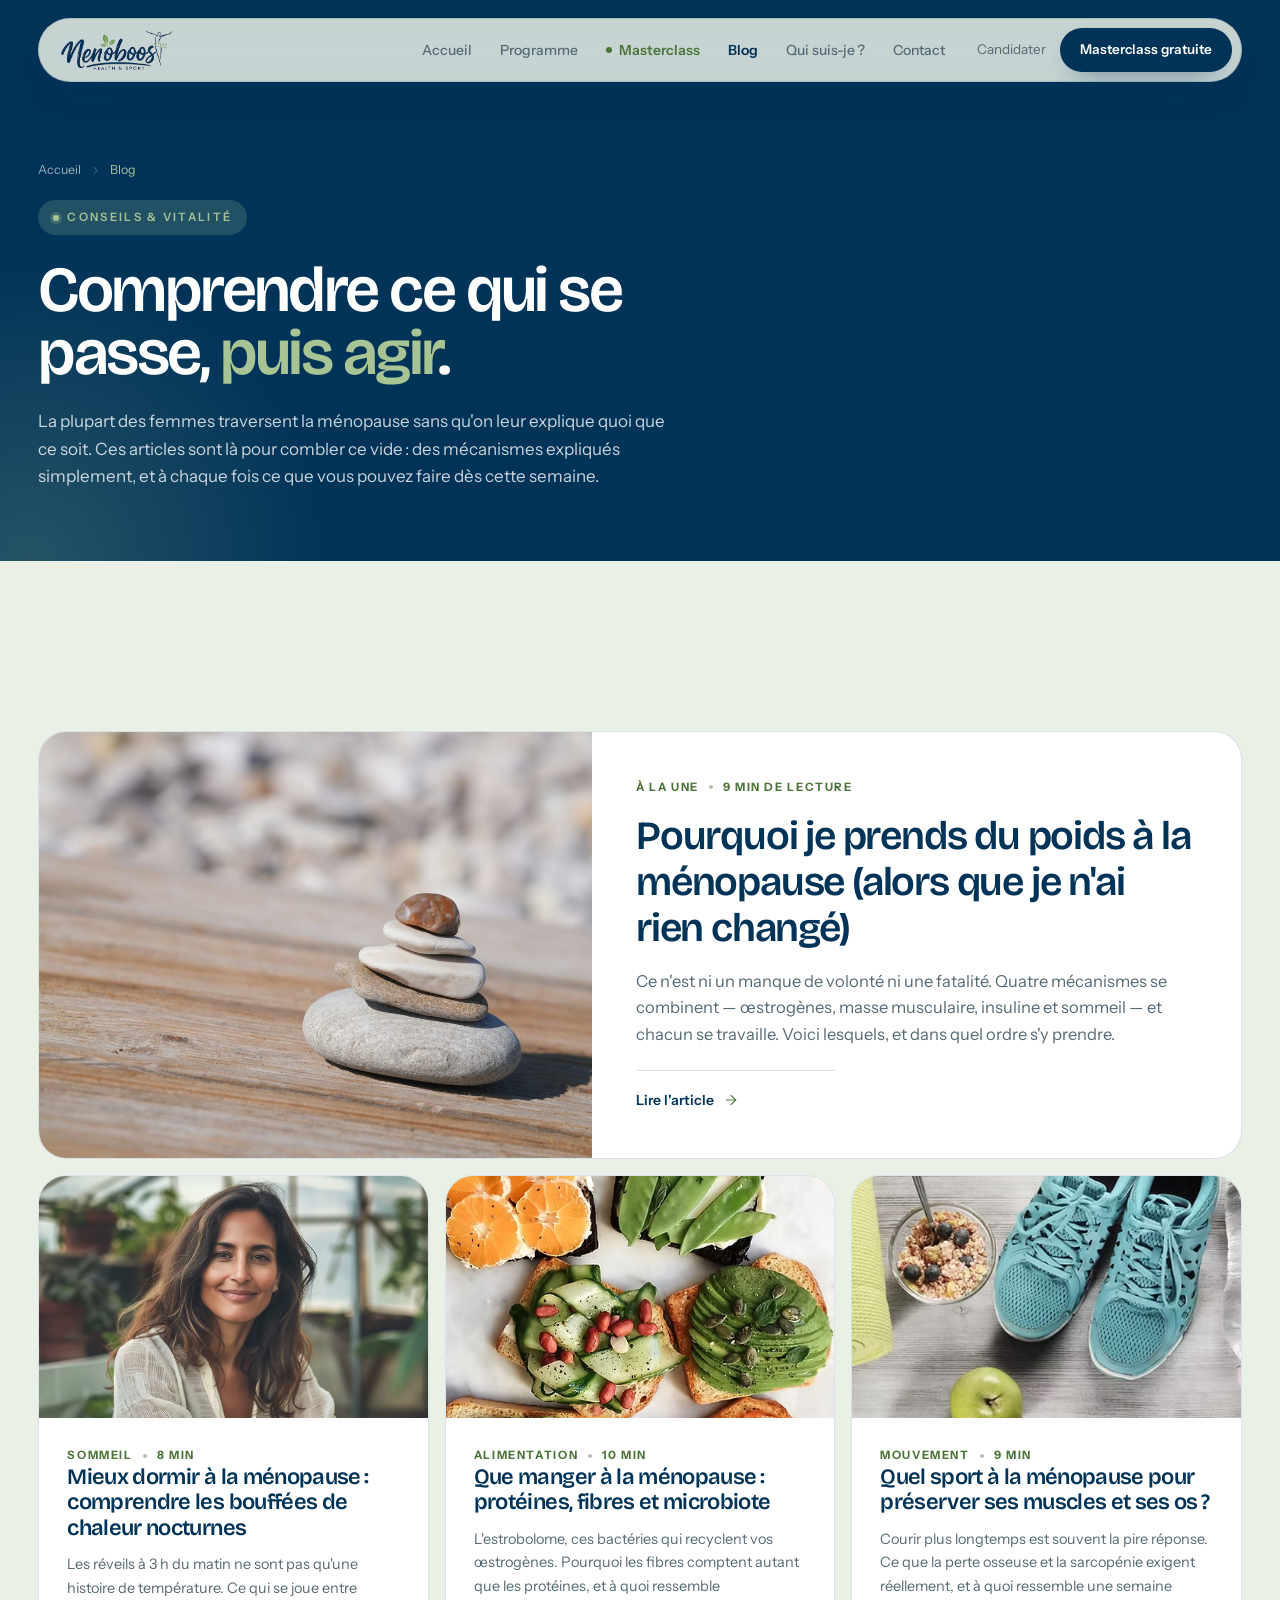
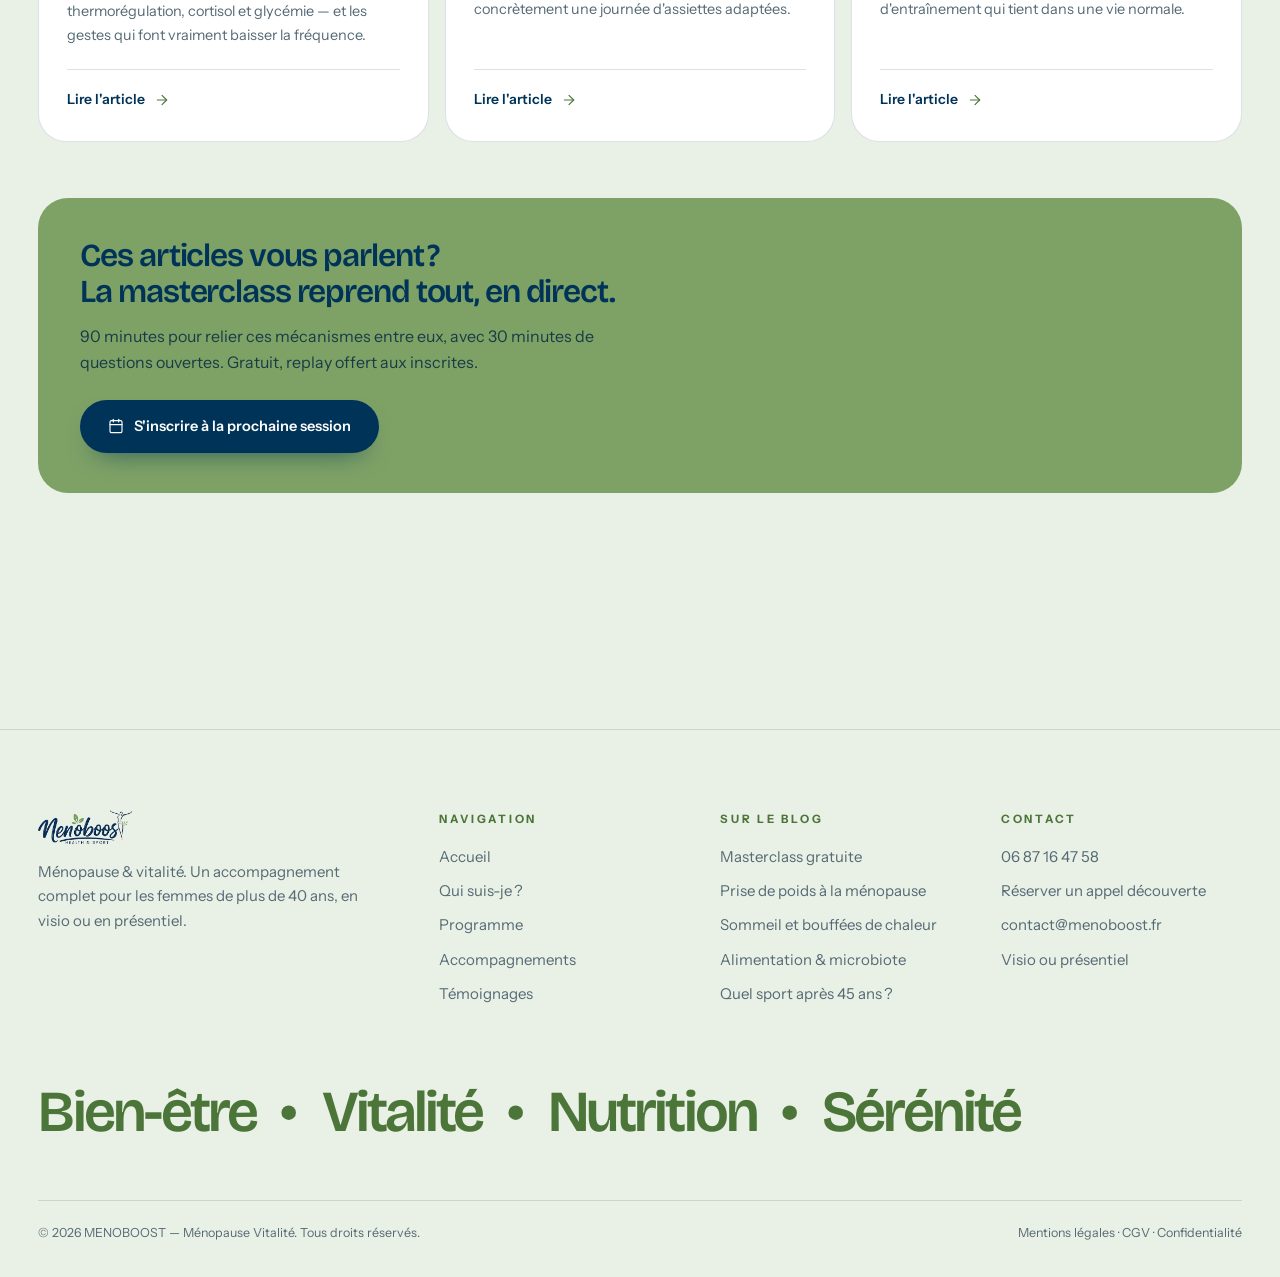
<file: blog/index.html>
<!DOCTYPE html>
<html lang="fr">
<head>
<meta charset="utf-8">
<meta name="viewport" content="width=device-width, initial-scale=1">
<title>Blog ménopause : comprendre son corps après 40 ans | MENOBOOST</title>
<meta name="description" content="Articles de fond sur la péri-ménopause et la ménopause : prise de poids, sommeil et bouffées de chaleur, alimentation et microbiote, sport et masse musculaire. Des explications claires et des leviers applicables.">
<link rel="canonical" href="https://www.menoboost.fr/blog/">
<meta name="robots" content="index,follow,max-image-preview:large">
<meta property="og:type" content="website">
<meta property="og:locale" content="fr_FR">
<meta property="og:site_name" content="MENOBOOST">
<meta property="og:title" content="Blog ménopause : comprendre son corps après 40 ans">
<meta property="og:description" content="Prise de poids, sommeil, alimentation, sport : des articles de fond signés Céline Thomelin, experte certifiée en ménopause.">
<meta property="og:url" content="https://www.menoboost.fr/blog/">
<meta property="og:image" content="https://www.menoboost.fr/images/serre.avif">
<meta name="twitter:card" content="summary_large_image">
<link rel="icon" href="../images/logo-menoboost.png">
<link rel="preconnect" href="https://fonts.googleapis.com">
<link rel="preconnect" href="https://fonts.gstatic.com" crossorigin>
<link href="https://fonts.googleapis.com/css2?family=Bricolage+Grotesque:opsz,wght@12..96,200..800&family=Instrument+Sans:ital,wght@0,400..700;1,400..700&display=swap" rel="stylesheet">
<link rel="stylesheet" href="../assets/style.css">
</head>
<body>

<svg width="0" height="0" style="position:absolute" aria-hidden="true">
  <symbol id="i-scale" viewBox="0 0 24 24"><path d="m16 16 3-8 3 8c-.87.65-1.92 1-3 1s-2.13-.35-3-1Z"/><path d="m2 16 3-8 3 8c-.87.65-1.92 1-3 1s-2.13-.35-3-1Z"/><path d="M7 21h10"/><path d="M12 3v18"/><path d="M3 7h2c2 0 5-1 7-2 2 1 5 2 7 2h2"/></symbol>
  <symbol id="i-sunrise" viewBox="0 0 24 24"><path d="M12 2v6"/><path d="m4.93 10.93 1.41 1.41"/><path d="M2 18h2"/><path d="M20 18h2"/><path d="m19.07 10.93-1.41 1.41"/><path d="M22 22H2"/><path d="m8 6 4-4 4 4"/><path d="M16 18a4 4 0 0 0-8 0"/></symbol>
  <symbol id="i-moon" viewBox="0 0 24 24"><path d="M12 3a6 6 0 0 0 9 9 9 9 0 1 1-9-9Z"/></symbol>
  <symbol id="i-thermometer" viewBox="0 0 24 24"><path d="M14 4v10.54a4 4 0 1 1-4 0V4a2 2 0 0 1 4 0Z"/></symbol>
  <symbol id="i-zap" viewBox="0 0 24 24"><path d="M4 14a1 1 0 0 1-.78-1.63l9.9-10.2a.5.5 0 0 1 .86.46l-1.92 6.02A1 1 0 0 0 13 10h7a1 1 0 0 1 .78 1.63l-9.9 10.2a.5.5 0 0 1-.86-.46l1.92-6.02A1 1 0 0 0 11 14Z"/></symbol>
  <symbol id="i-heart" viewBox="0 0 24 24"><path d="M19 14c1.49-1.46 3-3.21 3-5.5A5.5 5.5 0 0 0 16.5 3c-1.76 0-3 .5-4.5 2-1.5-1.5-2.74-2-4.5-2A5.5 5.5 0 0 0 2 8.5c0 2.3 1.5 4.05 3 5.5l7 7Z"/></symbol>
  <symbol id="i-activity" viewBox="0 0 24 24"><path d="M22 12h-2.48a2 2 0 0 0-1.93 1.46l-2.35 8.36a.25.25 0 0 1-.48 0L9.24 2.18a.25.25 0 0 0-.48 0l-2.35 8.36A2 2 0 0 1 4.49 12H2"/></symbol>
  <symbol id="i-salad" viewBox="0 0 24 24"><path d="M7 21h10"/><path d="M12 21a9 9 0 0 0 9-9H3a9 9 0 0 0 9 9Z"/><path d="M11.38 12a2.4 2.4 0 0 1-.4-4.77 2.4 2.4 0 0 1 3.2-2.77 2.4 2.4 0 0 1 3.47-.63 2.4 2.4 0 0 1 3.37 3.37 2.4 2.4 0 0 1-1.1 3.7"/><path d="M13 12a2 2 0 0 0-4 0"/></symbol>
  <symbol id="i-brain" viewBox="0 0 24 24"><path d="M12 5a3 3 0 1 0-5.997.125 4 4 0 0 0-2.526 5.77 4 4 0 0 0 .556 6.588A4 4 0 1 0 12 18Z"/><path d="M12 5a3 3 0 1 1 5.997.125 4 4 0 0 1 2.526 5.77 4 4 0 0 1-.556 6.588A4 4 0 1 1 12 18Z"/><path d="M15 13a4.5 4.5 0 0 1-3-4 4.5 4.5 0 0 1-3 4"/></symbol>
  <symbol id="i-pill" viewBox="0 0 24 24"><path d="m10.5 20.5 10-10a4.95 4.95 0 1 0-7-7l-10 10a4.95 4.95 0 1 0 7 7Z"/><path d="m8.5 8.5 7 7"/></symbol>
  <symbol id="i-check" viewBox="0 0 24 24"><path d="M20 6 9 17l-5-5"/></symbol>
  <symbol id="i-arrow-right" viewBox="0 0 24 24"><path d="M5 12h14"/><path d="m12 5 7 7-7 7"/></symbol>
  <symbol id="i-chevron-right" viewBox="0 0 24 24"><path d="m9 18 6-6-6-6"/></symbol>
  <symbol id="i-star" viewBox="0 0 24 24"><path d="M11.55 2.6a.5.5 0 0 1 .9 0l2.5 5.07 5.6.81a.5.5 0 0 1 .28.86l-4.05 3.95.96 5.57a.5.5 0 0 1-.73.53L12 16.76l-5.01 2.63a.5.5 0 0 1-.73-.53l.96-5.57-4.05-3.95a.5.5 0 0 1 .28-.86l5.6-.81Z"/></symbol>
  <symbol id="i-dot" viewBox="0 0 24 24"><circle cx="12" cy="12" r="10"/></symbol>
  <symbol id="i-quote" viewBox="0 0 24 24"><path d="M10 4H5a1 1 0 0 0-1 1v5a1 1 0 0 0 1 1h3v1a3 3 0 0 1-3 3v2a5 5 0 0 0 5-5V5a1 1 0 0 0-1-1Zm9 0h-5a1 1 0 0 0-1 1v5a1 1 0 0 0 1 1h3v1a3 3 0 0 1-3 3v2a5 5 0 0 0 5-5V5a1 1 0 0 0-1-1Z"/></symbol>
  <symbol id="i-phone" viewBox="0 0 24 24"><path d="M13.83 19a15 15 0 0 1-8.83-8.83l1.64-1.63a2 2 0 0 0 .5-2L6.3 4.3a2 2 0 0 0-2-1.3H3a2 2 0 0 0-2 2.2 18 18 0 0 0 16 16 2 2 0 0 0 2.2-2v-1.3a2 2 0 0 0-1.3-2l-2.25-.83a2 2 0 0 0-2 .5Z"/></symbol>
  <symbol id="i-calendar" viewBox="0 0 24 24"><path d="M8 2v4"/><path d="M16 2v4"/><rect width="18" height="18" x="3" y="4" rx="2"/><path d="M3 10h18"/></symbol>
  <symbol id="i-scale-2" viewBox="0 0 24 24"><rect width="18" height="18" x="3" y="3" rx="3"/><path d="M8 13h8"/><path d="M12 8v5"/></symbol>
  <symbol id="i-watch" viewBox="0 0 24 24"><circle cx="12" cy="12" r="6"/><path d="M12 10v2l1.5 1"/><path d="M9 2h6l.5 4"/><path d="M9 22h6l.5-4"/></symbol>
  <symbol id="i-search" viewBox="0 0 24 24"><circle cx="11" cy="11" r="8"/><path d="m21 21-4.3-4.3"/></symbol>
  <symbol id="i-flask" viewBox="0 0 24 24"><path d="M9 2v6.2a2 2 0 0 1-.3 1L4 17.5A2.5 2.5 0 0 0 6.1 21h11.8a2.5 2.5 0 0 0 2.1-3.5l-4.7-8.3a2 2 0 0 1-.3-1V2"/><path d="M8 2h8"/><path d="M6.6 15h10.8"/></symbol>
  <symbol id="i-handshake" viewBox="0 0 24 24"><path d="m11 17 2 2a1 1 0 1 0 3-3"/><path d="m14 14 2.5 2.5a1 1 0 1 0 3-3l-3.9-3.9a2 2 0 0 1 0-2.8l.8-.8a2 2 0 0 1 2.8 0L21 8"/><path d="M3 8l2.8-2.8a2 2 0 0 1 2.8 0l3.9 3.9a1 1 0 0 1 0 1.4l-1.6 1.6a1 1 0 0 1-1.4 0L7 9.6"/></symbol>
  <symbol id="i-video" viewBox="0 0 24 24"><path d="m16 13 5.2 3.1a.5.5 0 0 0 .8-.4V8.3a.5.5 0 0 0-.8-.4L16 11"/><rect width="14" height="12" x="2" y="6" rx="2"/></symbol>
  <symbol id="i-users" viewBox="0 0 24 24"><path d="M16 21v-2a4 4 0 0 0-4-4H6a4 4 0 0 0-4 4v2"/><circle cx="9" cy="7" r="4"/><path d="M22 21v-2a4 4 0 0 0-3-3.87"/><path d="M16 3.13a4 4 0 0 1 0 7.75"/></symbol>
  <symbol id="i-clock" viewBox="0 0 24 24"><circle cx="12" cy="12" r="10"/><path d="M12 6v6l4 2"/></symbol>
  <symbol id="i-mail" viewBox="0 0 24 24"><rect width="20" height="16" x="2" y="4" rx="2"/><path d="m22 7-8.97 5.7a1.94 1.94 0 0 1-2.06 0L2 7"/></symbol>
  <symbol id="i-user" viewBox="0 0 24 24"><path d="M19 21v-2a4 4 0 0 0-4-4H9a4 4 0 0 0-4 4v2"/><circle cx="12" cy="7" r="4"/></symbol>
  <symbol id="i-sparkles" viewBox="0 0 24 24"><path d="M9.9 2.6a.5.5 0 0 1 .95 0l1.28 3.83a.5.5 0 0 0 .32.32l3.83 1.28a.5.5 0 0 1 0 .95l-3.83 1.28a.5.5 0 0 0-.32.32l-1.28 3.83a.5.5 0 0 1-.95 0L8.62 10.6a.5.5 0 0 0-.32-.32L4.47 9a.5.5 0 0 1 0-.95l3.83-1.28a.5.5 0 0 0 .32-.32Z"/><path d="M18 14l.7 2.1 2.1.7-2.1.7-.7 2.1-.7-2.1-2.1-.7 2.1-.7Z"/><path d="M5 16l.5 1.5L7 18l-1.5.5L5 20l-.5-1.5L3 18l1.5-.5Z"/></symbol>
  <symbol id="i-book" viewBox="0 0 24 24"><path d="M12 7v14"/><path d="M3 18a1 1 0 0 1-1-1V4a1 1 0 0 1 1-1h5a4 4 0 0 1 4 4 4 4 0 0 1 4-4h5a1 1 0 0 1 1 1v13a1 1 0 0 1-1 1h-6a3 3 0 0 0-3 3 3 3 0 0 0-3-3Z"/></symbol>
  <symbol id="i-arrow-left" viewBox="0 0 24 24"><path d="M19 12H5"/><path d="m12 19-7-7 7-7"/></symbol>
  <symbol id="i-shield" viewBox="0 0 24 24"><path d="M20 13c0 5-3.5 7.5-7.66 8.95a1 1 0 0 1-.67-.01C7.5 20.5 4 18 4 13V6a1 1 0 0 1 1-1c2 0 4.5-1.2 6.24-2.72a1.17 1.17 0 0 1 1.52 0C14.51 3.81 17 5 19 5a1 1 0 0 1 1 1Z"/><path d="m9 12 2 2 4-4"/></symbol>
  <symbol id="i-target" viewBox="0 0 24 24"><circle cx="12" cy="12" r="10"/><circle cx="12" cy="12" r="6"/><circle cx="12" cy="12" r="2"/></symbol>
  <symbol id="i-lock" viewBox="0 0 24 24"><rect width="18" height="11" x="3" y="11" rx="2"/><path d="M7 11V7a5 5 0 0 1 10 0v4"/></symbol>
  <symbol id="i-bulb" viewBox="0 0 24 24"><path d="M15 14c.2-1 .7-1.7 1.5-2.5 1-.9 1.5-2.2 1.5-3.5A6 6 0 0 0 6 8c0 1 .2 2.2 1.5 3.5.7.7 1.3 1.5 1.5 2.5"/><path d="M9 18h6"/><path d="M10 22h4"/></symbol>
  <symbol id="i-droplet" viewBox="0 0 24 24"><path d="M12 22a7 7 0 0 0 7-7c0-2-1-3.9-3-5.5s-3.5-4-4-6.5c-.5 2.5-2 4.9-4 6.5S5 13 5 15a7 7 0 0 0 7 7Z"/></symbol>
  <symbol id="i-dumbbell" viewBox="0 0 24 24"><path d="M14.4 14.4 9.6 9.6"/><path d="M18.66 15.66a2 2 0 1 0 2.83-2.83l-1.42-1.41a2 2 0 1 0-2.82 2.82Z"/><path d="M3.34 8.34a2 2 0 1 1-2.83 2.83"/><path d="m6.51 5.51 1.42 1.42"/><path d="M8.34 3.34a2 2 0 0 0-2.83 0L4.1 4.76a2 2 0 0 0 0 2.82l1.42 1.42a2 2 0 0 0 2.82 0l1.42-1.42a2 2 0 0 0 0-2.82Z"/><path d="M15.66 18.66a2 2 0 0 0 2.83 0l1.41-1.42a2 2 0 0 0 0-2.82l-1.41-1.42a2 2 0 0 0-2.83 0l-1.41 1.42a2 2 0 0 0 0 2.82Z"/></symbol>
  <symbol id="i-alert" viewBox="0 0 24 24"><circle cx="12" cy="12" r="10"/><path d="M12 8v4"/><path d="M12 16h.01"/></symbol>
  <symbol id="i-bone" viewBox="0 0 24 24"><path d="M17 10c.7-.7 1.69 0 2.5 0a2.5 2.5 0 1 0 0-5 2.5 2.5 0 0 0-2.4-2.5 2.5 2.5 0 0 0-2.5 2.5c0 .81.7 1.8 0 2.5l-5.1 5.1c-.7.7-1.69 0-2.5 0a2.5 2.5 0 0 0 0 5A2.5 2.5 0 0 0 9.5 22a2.5 2.5 0 0 0 0-5c0-.81-.7-1.8 0-2.5Z"/></symbol>
</svg>

<header>
  <div class="wrap nav">
    <a href="../index.html" class="logo"><img src="../images/logo-menoboost.png" alt="Ménoboost — Health &amp; Sport"></a>
    <nav class="links">
      <a href="../index.html">Accueil</a><a href="../index.html#programme">Programme</a>
      <a href="../masterclass.html" class="hot">Masterclass</a><a href="index.html" class="on">Blog</a>
      <a href="../index.html#about">Qui suis-je&#8239;?</a><a href="../index.html#contact">Contact</a>
    </nav>
    <div class="nav-end">
      <a href="../masterclass.html#candidature">Candidater</a>
      <a href="../masterclass.html" class="btn btn-dark btn-sm">Masterclass gratuite</a>
    </div>
    <button class="burger" id="burger" type="button" aria-label="Ouvrir le menu" aria-expanded="false" aria-controls="mobile-menu">
      <span></span><span></span><span></span>
    </button>
  </div>
  <div class="wrap"><div class="mnav" id="mobile-menu" aria-hidden="true">
    <a class="ml" href="../index.html">Accueil<svg class="i"><use href="#i-chevron-right"/></svg></a>
    <a class="ml" href="../masterclass.html">Masterclass gratuite<svg class="i"><use href="#i-chevron-right"/></svg></a>
    <a class="ml" href="index.html">Blog<svg class="i"><use href="#i-chevron-right"/></svg></a>
    <a class="ml" href="../index.html#about">Qui suis-je&#8239;?<svg class="i"><use href="#i-chevron-right"/></svg></a>
    <a class="ml" href="../index.html#programme">Programme<svg class="i"><use href="#i-chevron-right"/></svg></a>
    <a class="ml" href="../index.html#contact">Contact<svg class="i"><use href="#i-chevron-right"/></svg></a>
    <div class="mnav-foot">
      <a href="../masterclass.html" class="btn btn-out">Réserver ma place</a>
      <a href="tel:+33687164758" class="btn btn-green"><svg class="i"><use href="#i-phone"/></svg>06 87 16 47 58</a>
    </div>
  </div></div>
</header>

<div class="page-hero">
  <div class="wrap">
    <nav class="crumbs" aria-label="Fil d'Ariane">
      <a href="../index.html">Accueil</a><svg class="i"><use href="#i-chevron-right"/></svg>
      <span aria-current="page">Blog</span>
    </nav>
    <span class="tag" style="margin-top:20px">Conseils &amp; vitalité</span>
    <h1>Comprendre ce qui se passe, <span class="green">puis agir</span>.</h1>
    <p class="lede">La plupart des femmes traversent la ménopause sans qu'on leur explique quoi que ce soit. Ces articles sont là pour combler ce vide&#8239;: des mécanismes expliqués simplement, et à chaque fois ce que vous pouvez faire dès cette semaine.</p>
  </div>
</div>

<section>
  <div class="wrap">
    <div class="post-grid rv">

      <a class="post-card lead" href="prise-de-poids-menopause.html">
        <div class="ph"><img src="../images/pierres.jpg" alt="Pierres en équilibre, image de l'équilibre hormonal à la ménopause"></div>
        <div class="body">
          <div class="post-meta"><span>À la une</span><span class="sep"></span><span>9 min de lecture</span></div>
          <h3>Pourquoi je prends du poids à la ménopause (alors que je n'ai rien changé)</h3>
          <p>Ce n'est ni un manque de volonté ni une fatalité. Quatre mécanismes se combinent — œstrogènes, masse musculaire, insuline et sommeil — et chacun se travaille. Voici lesquels, et dans quel ordre s'y prendre.</p>
          <span class="more">Lire l'article <svg class="i"><use href="#i-arrow-right"/></svg></span>
        </div>
      </a>

      <a class="post-card" href="mieux-dormir-menopause.html">
        <div class="ph"><img src="../images/serre.avif" alt="Femme apaisée dans une serre lumineuse" loading="lazy"></div>
        <div class="body">
          <div class="post-meta"><span>Sommeil</span><span class="sep"></span><span>8 min</span></div>
          <h3>Mieux dormir à la ménopause&#8239;: comprendre les bouffées de chaleur nocturnes</h3>
          <p>Les réveils à 3 h du matin ne sont pas qu'une histoire de température. Ce qui se joue entre thermorégulation, cortisol et glycémie — et les gestes qui font vraiment baisser la fréquence.</p>
          <span class="more">Lire l'article <svg class="i"><use href="#i-arrow-right"/></svg></span>
        </div>
      </a>

      <a class="post-card" href="alimentation-menopause-microbiote.html">
        <div class="ph"><img src="../images/offre-recettes.avif" alt="Assiette équilibrée pensée pour la ménopause" loading="lazy"></div>
        <div class="body">
          <div class="post-meta"><span>Alimentation</span><span class="sep"></span><span>10 min</span></div>
          <h3>Que manger à la ménopause&#8239;: protéines, fibres et microbiote</h3>
          <p>L'estrobolome, ces bactéries qui recyclent vos œstrogènes. Pourquoi les fibres comptent autant que les protéines, et à quoi ressemble concrètement une journée d'assiettes adaptées.</p>
          <span class="more">Lire l'article <svg class="i"><use href="#i-arrow-right"/></svg></span>
        </div>
      </a>

      <a class="post-card" href="sport-menopause-muscle-os.html">
        <div class="ph"><img src="../images/offre-programme.avif" alt="Séance de renforcement musculaire adaptée après 45 ans" loading="lazy"></div>
        <div class="body">
          <div class="post-meta"><span>Mouvement</span><span class="sep"></span><span>9 min</span></div>
          <h3>Quel sport à la ménopause pour préserver ses muscles et ses os&#8239;?</h3>
          <p>Courir plus longtemps est souvent la pire réponse. Ce que la perte osseuse et la sarcopénie exigent réellement, et à quoi ressemble une semaine d'entraînement qui tient dans une vie normale.</p>
          <span class="more">Lire l'article <svg class="i"><use href="#i-arrow-right"/></svg></span>
        </div>
      </a>

    </div>

    <div class="post-cta rv" style="margin-top:56px">
      <h4>Ces articles vous parlent&#8239;?<br>La masterclass reprend tout, en direct.</h4>
      <p>90 minutes pour relier ces mécanismes entre eux, avec 30 minutes de questions ouvertes. Gratuit, replay offert aux inscrites.</p>
      <a href="../masterclass.html#inscription" class="btn btn-dark"><svg class="i"><use href="#i-calendar"/></svg>S'inscrire à la prochaine session</a>
    </div>
  </div>
</section>

<footer>
  <div class="wrap">
    <div class="f-grid">
      <div>
        <a href="../index.html" class="logo sm"><img src="../images/logo-menoboost.png" alt="Ménoboost — Health &amp; Sport"></a>
        <p style="margin-top:16px;max-width:34ch;color:var(--muted);font-size:15px">Ménopause &amp; vitalité. Un accompagnement complet pour les femmes de plus de 40 ans, en visio ou en présentiel.</p>
      </div>
      <div><h5>Navigation</h5><ul>
        <li><a href="../index.html">Accueil</a></li>
        <li><a href="../index.html#about">Qui suis-je&#8239;?</a></li>
        <li><a href="../index.html#programme">Programme</a></li>
        <li><a href="../index.html#accomp">Accompagnements</a></li>
        <li><a href="../index.html#temoignages">Témoignages</a></li>
      </ul></div>
      <div><h5>Sur le blog</h5><ul>
        <li><a href="../masterclass.html">Masterclass gratuite</a></li>
        <li><a href="../blog/prise-de-poids-menopause.html">Prise de poids à la ménopause</a></li>
        <li><a href="../blog/mieux-dormir-menopause.html">Sommeil et bouffées de chaleur</a></li>
        <li><a href="../blog/alimentation-menopause-microbiote.html">Alimentation &amp; microbiote</a></li>
        <li><a href="../blog/sport-menopause-muscle-os.html">Quel sport après 45 ans&#8239;?</a></li>
      </ul></div>
      <div><h5>Contact</h5><ul>
        <li><a href="tel:+33687164758">06 87 16 47 58</a></li>
        <li><a href="../masterclass.html#appel">Réserver un appel découverte</a></li>
        <li><a href="mailto:contact@menoboost.fr">contact@menoboost.fr</a></li>
        <li>Visio ou présentiel</li>
      </ul></div>
    </div>
    <div class="f-words">
      Bien-être <svg class="i fill"><use href="#i-dot"/></svg> Vitalité <svg class="i fill"><use href="#i-dot"/></svg> Nutrition <svg class="i fill"><use href="#i-dot"/></svg> Sérénité
    </div>
    <div class="f-bot">
      <span>© 2026 MENOBOOST — Ménopause Vitalité. Tous droits réservés.</span>
      <span>Mentions légales · CGV · Confidentialité</span>
    </div>
  </div>
</footer>

<script type="application/ld+json">
{
  "@context": "https://schema.org",
  "@graph": [
    {
      "@type": "Blog",
      "@id": "https://www.menoboost.fr/blog/#blog",
      "name": "Blog Ménoboost — ménopause et vitalité",
      "description": "Articles de fond sur la péri-ménopause et la ménopause : poids, sommeil, alimentation, mouvement.",
      "url": "https://www.menoboost.fr/blog/",
      "inLanguage": "fr-FR",
      "publisher": { "@type": "Organization", "name": "MENOBOOST", "url": "https://www.menoboost.fr/" }
    },
    {
      "@type": "BreadcrumbList",
      "itemListElement": [
        { "@type": "ListItem", "position": 1, "name": "Accueil", "item": "https://www.menoboost.fr/" },
        { "@type": "ListItem", "position": 2, "name": "Blog", "item": "https://www.menoboost.fr/blog/" }
      ]
    },
    {
      "@type": "ItemList",
      "itemListElement": [
        { "@type": "ListItem", "position": 1, "url": "https://www.menoboost.fr/blog/prise-de-poids-menopause.html", "name": "Pourquoi je prends du poids à la ménopause" },
        { "@type": "ListItem", "position": 2, "url": "https://www.menoboost.fr/blog/mieux-dormir-menopause.html", "name": "Mieux dormir à la ménopause : les bouffées de chaleur nocturnes" },
        { "@type": "ListItem", "position": 3, "url": "https://www.menoboost.fr/blog/alimentation-menopause-microbiote.html", "name": "Que manger à la ménopause : protéines, fibres et microbiote" },
        { "@type": "ListItem", "position": 4, "url": "https://www.menoboost.fr/blog/sport-menopause-muscle-os.html", "name": "Quel sport à la ménopause pour préserver muscles et os" }
      ]
    }
  ]
}
</script>
<script src="../assets/site.js" defer></script>
</body>
</html>
</file>
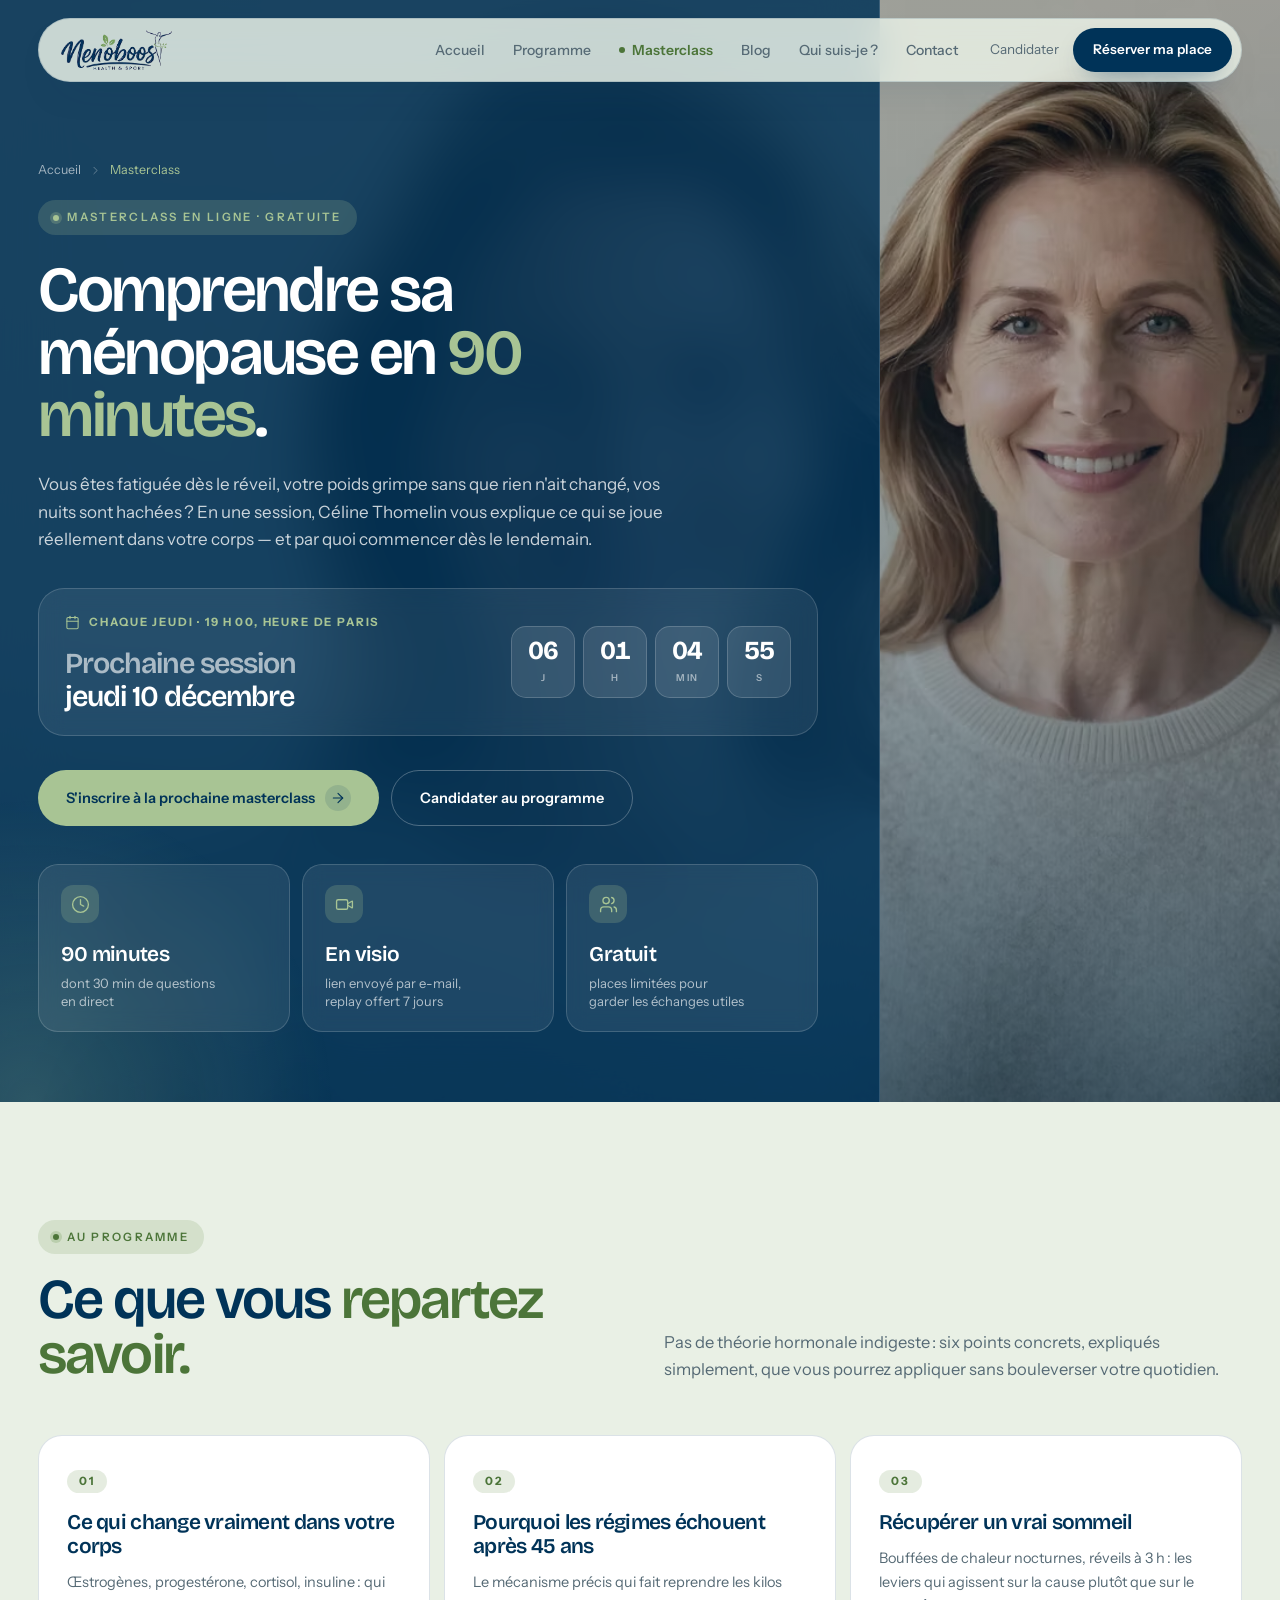
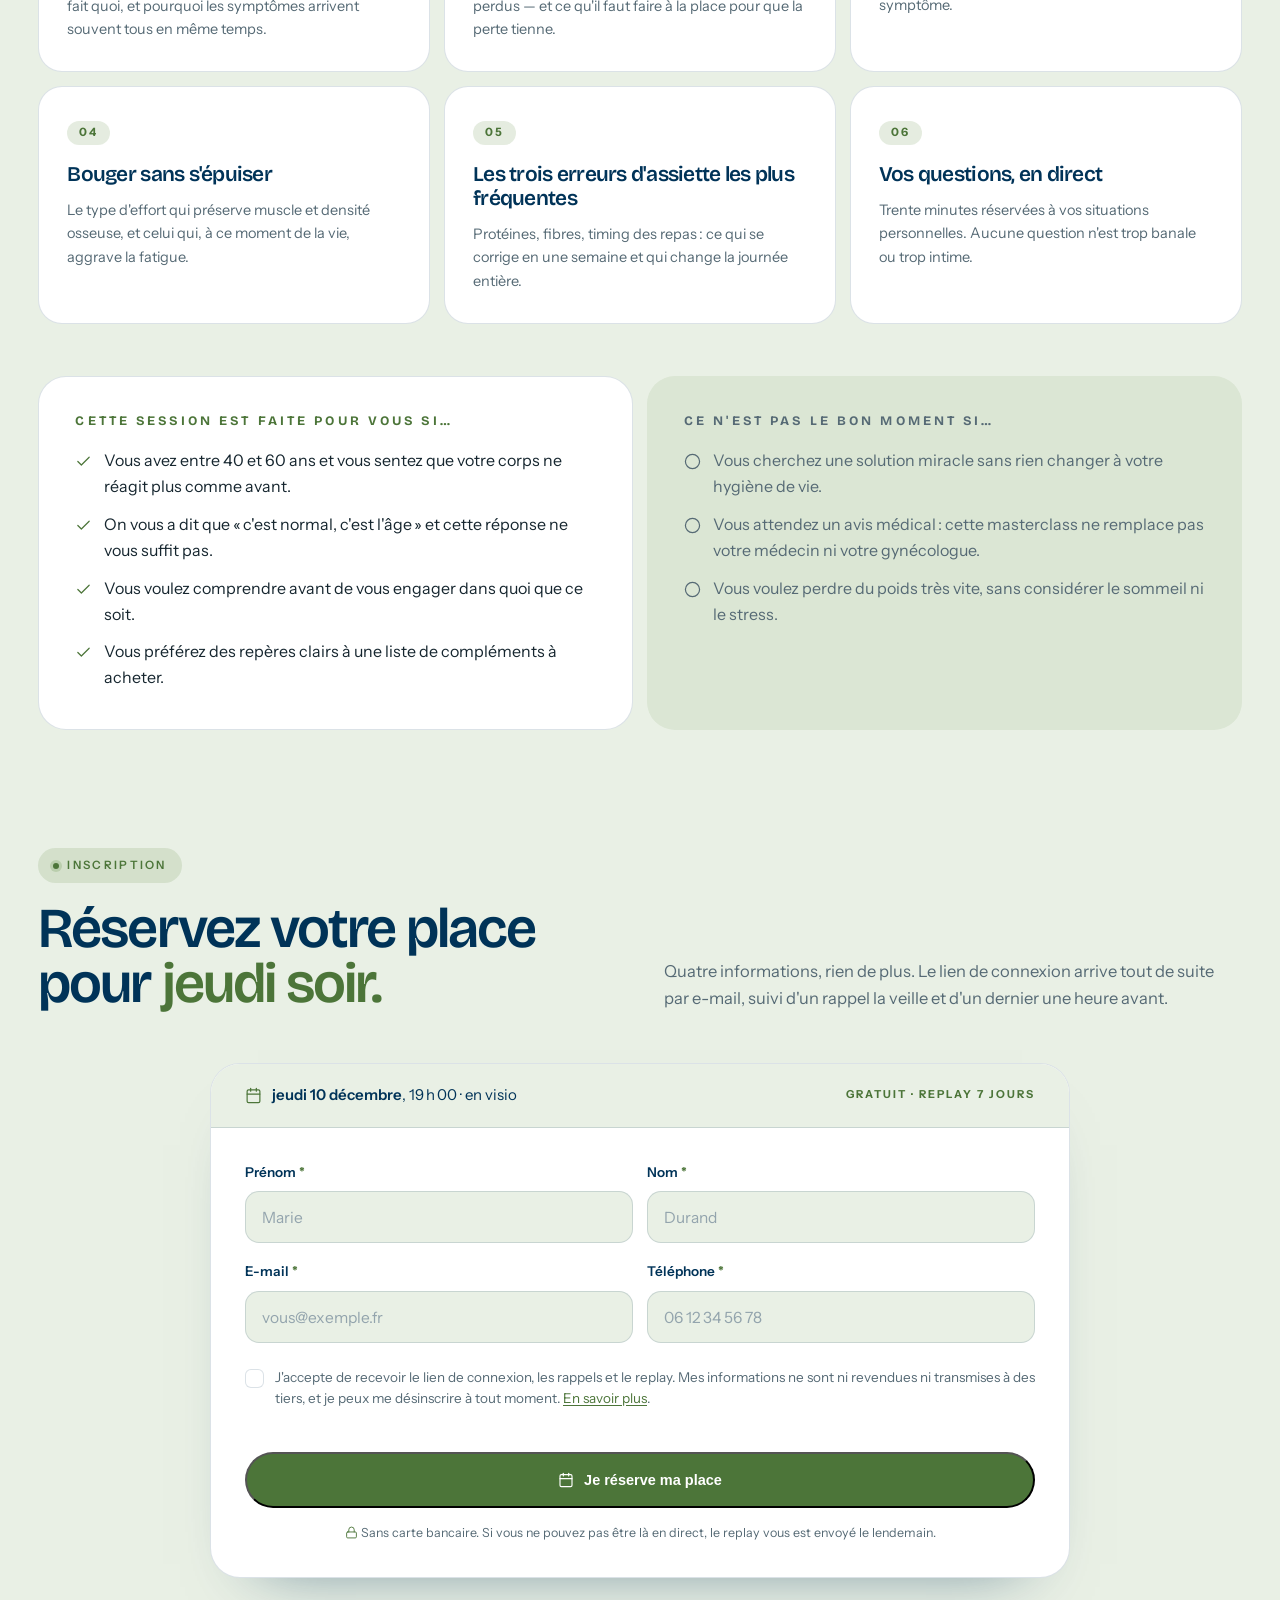
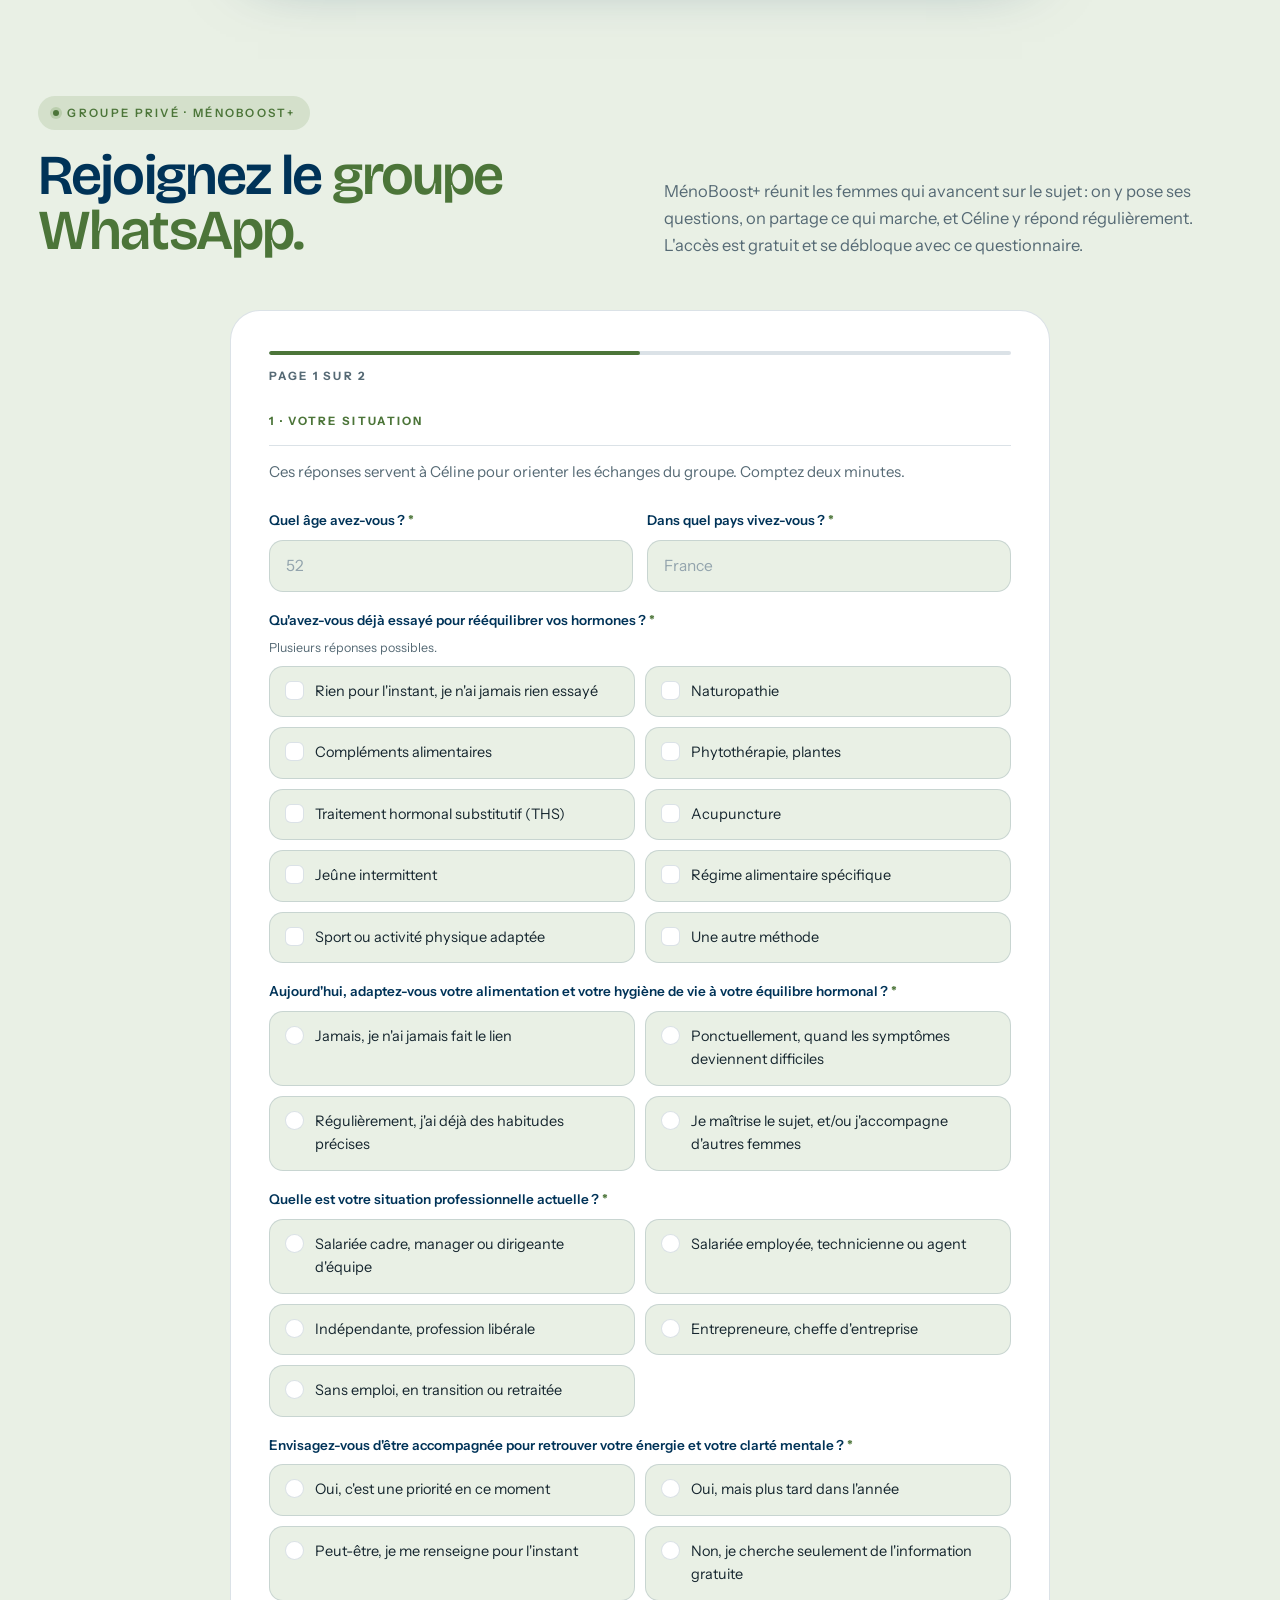
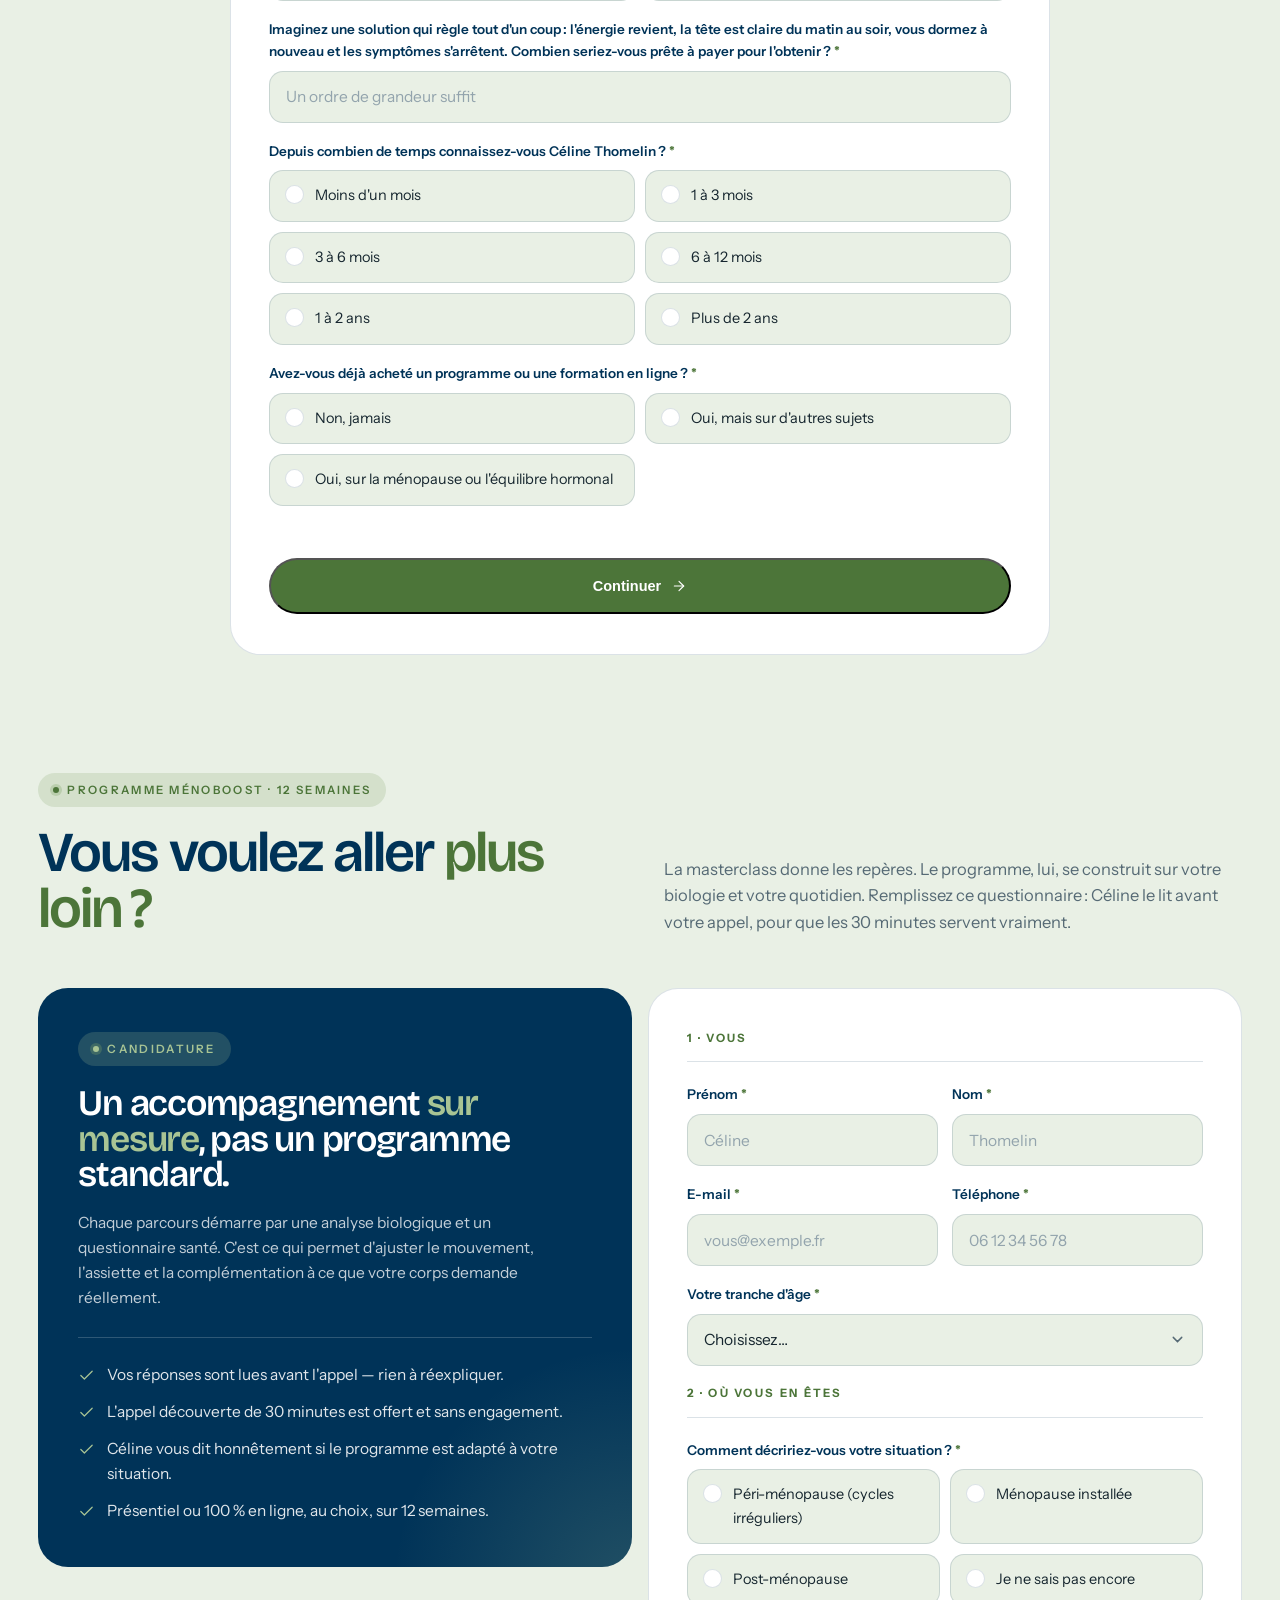
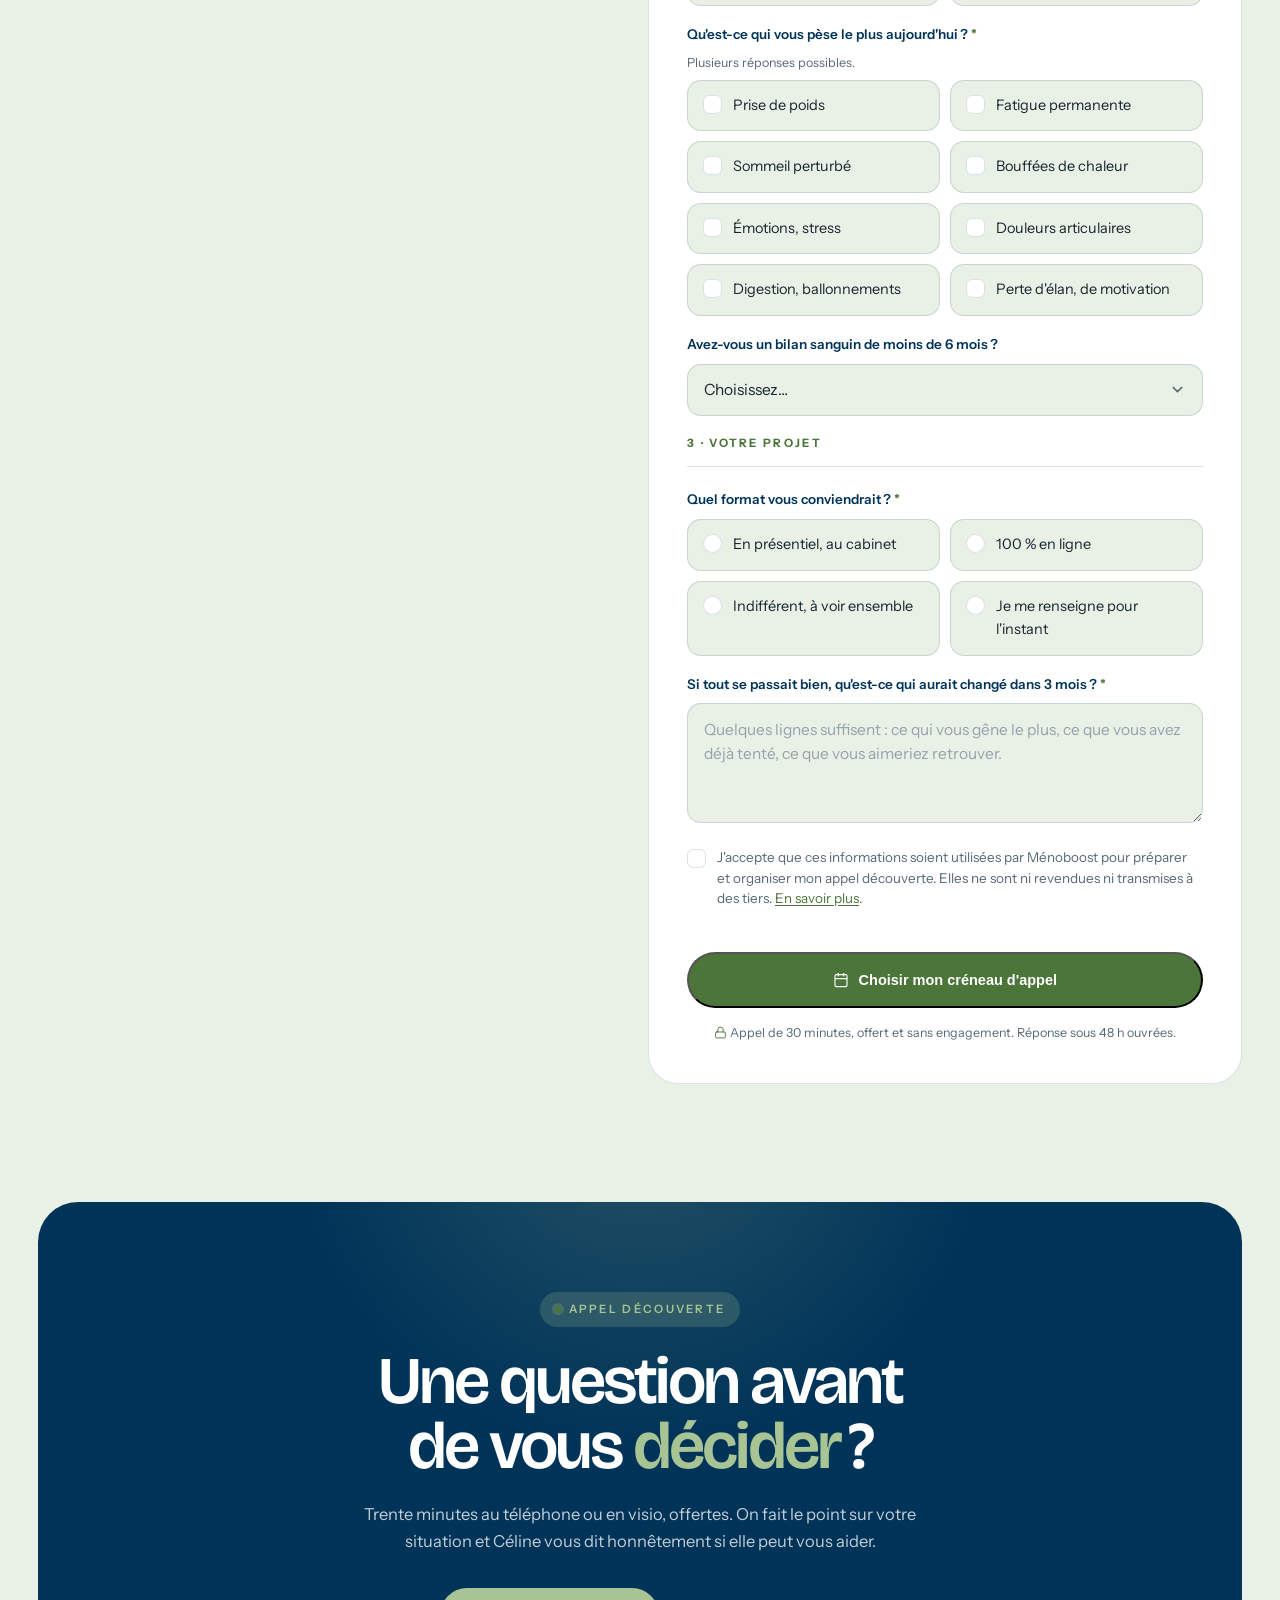
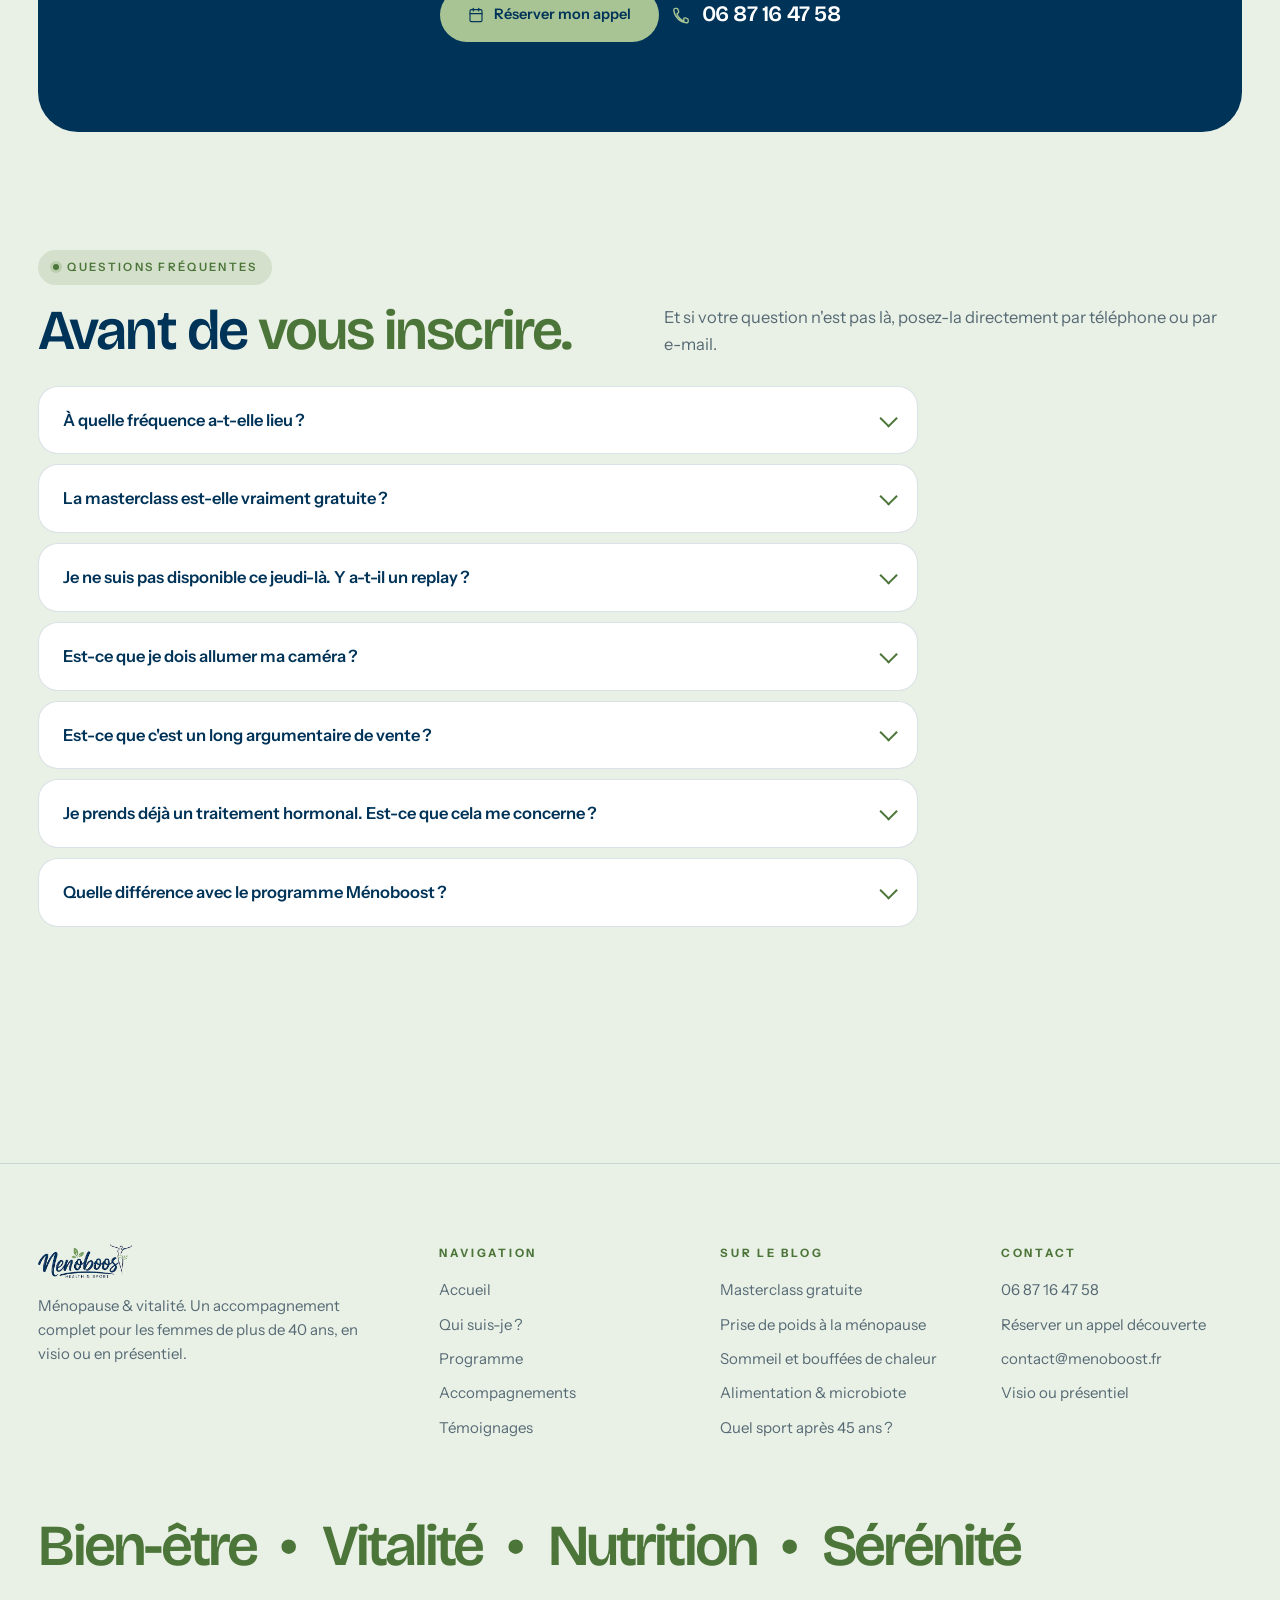
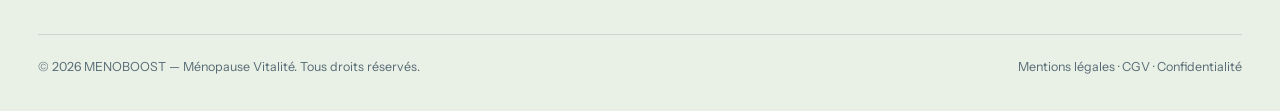
<file: masterclass.html>
<!DOCTYPE html>
<html lang="fr">
<head>
<meta charset="utf-8">
<meta name="viewport" content="width=device-width, initial-scale=1">
<title>Masterclass gratuite ménopause : comprendre son corps et agir | MENOBOOST</title>
<meta name="description" content="Masterclass en ligne gratuite avec Céline Thomelin : comprendre la péri-ménopause et la ménopause, agir sur la fatigue, la prise de poids et le sommeil. 90 minutes en direct, replay offert. Places limitées.">
<link rel="canonical" href="https://www.menoboost.fr/masterclass.html">
<meta name="robots" content="index,follow,max-image-preview:large">
<meta property="og:type" content="website">
<meta property="og:locale" content="fr_FR">
<meta property="og:site_name" content="MENOBOOST">
<meta property="og:title" content="Masterclass gratuite : comprendre sa ménopause en 90 minutes">
<meta property="og:description" content="Une session live avec Céline Thomelin pour comprendre ce qui se joue dans votre corps et repartir avec trois leviers applicables dès le lendemain.">
<meta property="og:url" content="https://www.menoboost.fr/masterclass.html">
<meta property="og:image" content="https://www.menoboost.fr/images/serre.avif">
<meta name="twitter:card" content="summary_large_image">
<link rel="icon" href="images/logo-menoboost.png">
<link rel="preconnect" href="https://fonts.googleapis.com">
<link rel="preconnect" href="https://fonts.gstatic.com" crossorigin>
<link href="https://fonts.googleapis.com/css2?family=Bricolage+Grotesque:opsz,wght@12..96,200..800&family=Instrument+Sans:ital,wght@0,400..700;1,400..700&display=swap" rel="stylesheet">
<link rel="stylesheet" href="assets/style.css">
</head>
<body>

<svg width="0" height="0" style="position:absolute" aria-hidden="true">
  <symbol id="i-scale" viewBox="0 0 24 24"><path d="m16 16 3-8 3 8c-.87.65-1.92 1-3 1s-2.13-.35-3-1Z"/><path d="m2 16 3-8 3 8c-.87.65-1.92 1-3 1s-2.13-.35-3-1Z"/><path d="M7 21h10"/><path d="M12 3v18"/><path d="M3 7h2c2 0 5-1 7-2 2 1 5 2 7 2h2"/></symbol>
  <symbol id="i-sunrise" viewBox="0 0 24 24"><path d="M12 2v6"/><path d="m4.93 10.93 1.41 1.41"/><path d="M2 18h2"/><path d="M20 18h2"/><path d="m19.07 10.93-1.41 1.41"/><path d="M22 22H2"/><path d="m8 6 4-4 4 4"/><path d="M16 18a4 4 0 0 0-8 0"/></symbol>
  <symbol id="i-moon" viewBox="0 0 24 24"><path d="M12 3a6 6 0 0 0 9 9 9 9 0 1 1-9-9Z"/></symbol>
  <symbol id="i-thermometer" viewBox="0 0 24 24"><path d="M14 4v10.54a4 4 0 1 1-4 0V4a2 2 0 0 1 4 0Z"/></symbol>
  <symbol id="i-zap" viewBox="0 0 24 24"><path d="M4 14a1 1 0 0 1-.78-1.63l9.9-10.2a.5.5 0 0 1 .86.46l-1.92 6.02A1 1 0 0 0 13 10h7a1 1 0 0 1 .78 1.63l-9.9 10.2a.5.5 0 0 1-.86-.46l1.92-6.02A1 1 0 0 0 11 14Z"/></symbol>
  <symbol id="i-heart" viewBox="0 0 24 24"><path d="M19 14c1.49-1.46 3-3.21 3-5.5A5.5 5.5 0 0 0 16.5 3c-1.76 0-3 .5-4.5 2-1.5-1.5-2.74-2-4.5-2A5.5 5.5 0 0 0 2 8.5c0 2.3 1.5 4.05 3 5.5l7 7Z"/></symbol>
  <symbol id="i-activity" viewBox="0 0 24 24"><path d="M22 12h-2.48a2 2 0 0 0-1.93 1.46l-2.35 8.36a.25.25 0 0 1-.48 0L9.24 2.18a.25.25 0 0 0-.48 0l-2.35 8.36A2 2 0 0 1 4.49 12H2"/></symbol>
  <symbol id="i-salad" viewBox="0 0 24 24"><path d="M7 21h10"/><path d="M12 21a9 9 0 0 0 9-9H3a9 9 0 0 0 9 9Z"/><path d="M11.38 12a2.4 2.4 0 0 1-.4-4.77 2.4 2.4 0 0 1 3.2-2.77 2.4 2.4 0 0 1 3.47-.63 2.4 2.4 0 0 1 3.37 3.37 2.4 2.4 0 0 1-1.1 3.7"/><path d="M13 12a2 2 0 0 0-4 0"/></symbol>
  <symbol id="i-brain" viewBox="0 0 24 24"><path d="M12 5a3 3 0 1 0-5.997.125 4 4 0 0 0-2.526 5.77 4 4 0 0 0 .556 6.588A4 4 0 1 0 12 18Z"/><path d="M12 5a3 3 0 1 1 5.997.125 4 4 0 0 1 2.526 5.77 4 4 0 0 1-.556 6.588A4 4 0 1 1 12 18Z"/><path d="M15 13a4.5 4.5 0 0 1-3-4 4.5 4.5 0 0 1-3 4"/></symbol>
  <symbol id="i-pill" viewBox="0 0 24 24"><path d="m10.5 20.5 10-10a4.95 4.95 0 1 0-7-7l-10 10a4.95 4.95 0 1 0 7 7Z"/><path d="m8.5 8.5 7 7"/></symbol>
  <symbol id="i-check" viewBox="0 0 24 24"><path d="M20 6 9 17l-5-5"/></symbol>
  <symbol id="i-arrow-right" viewBox="0 0 24 24"><path d="M5 12h14"/><path d="m12 5 7 7-7 7"/></symbol>
  <symbol id="i-chevron-right" viewBox="0 0 24 24"><path d="m9 18 6-6-6-6"/></symbol>
  <symbol id="i-star" viewBox="0 0 24 24"><path d="M11.55 2.6a.5.5 0 0 1 .9 0l2.5 5.07 5.6.81a.5.5 0 0 1 .28.86l-4.05 3.95.96 5.57a.5.5 0 0 1-.73.53L12 16.76l-5.01 2.63a.5.5 0 0 1-.73-.53l.96-5.57-4.05-3.95a.5.5 0 0 1 .28-.86l5.6-.81Z"/></symbol>
  <symbol id="i-dot" viewBox="0 0 24 24"><circle cx="12" cy="12" r="10"/></symbol>
  <symbol id="i-quote" viewBox="0 0 24 24"><path d="M10 4H5a1 1 0 0 0-1 1v5a1 1 0 0 0 1 1h3v1a3 3 0 0 1-3 3v2a5 5 0 0 0 5-5V5a1 1 0 0 0-1-1Zm9 0h-5a1 1 0 0 0-1 1v5a1 1 0 0 0 1 1h3v1a3 3 0 0 1-3 3v2a5 5 0 0 0 5-5V5a1 1 0 0 0-1-1Z"/></symbol>
  <symbol id="i-phone" viewBox="0 0 24 24"><path d="M13.83 19a15 15 0 0 1-8.83-8.83l1.64-1.63a2 2 0 0 0 .5-2L6.3 4.3a2 2 0 0 0-2-1.3H3a2 2 0 0 0-2 2.2 18 18 0 0 0 16 16 2 2 0 0 0 2.2-2v-1.3a2 2 0 0 0-1.3-2l-2.25-.83a2 2 0 0 0-2 .5Z"/></symbol>
  <symbol id="i-calendar" viewBox="0 0 24 24"><path d="M8 2v4"/><path d="M16 2v4"/><rect width="18" height="18" x="3" y="4" rx="2"/><path d="M3 10h18"/></symbol>
  <symbol id="i-scale-2" viewBox="0 0 24 24"><rect width="18" height="18" x="3" y="3" rx="3"/><path d="M8 13h8"/><path d="M12 8v5"/></symbol>
  <symbol id="i-watch" viewBox="0 0 24 24"><circle cx="12" cy="12" r="6"/><path d="M12 10v2l1.5 1"/><path d="M9 2h6l.5 4"/><path d="M9 22h6l.5-4"/></symbol>
  <symbol id="i-search" viewBox="0 0 24 24"><circle cx="11" cy="11" r="8"/><path d="m21 21-4.3-4.3"/></symbol>
  <symbol id="i-flask" viewBox="0 0 24 24"><path d="M9 2v6.2a2 2 0 0 1-.3 1L4 17.5A2.5 2.5 0 0 0 6.1 21h11.8a2.5 2.5 0 0 0 2.1-3.5l-4.7-8.3a2 2 0 0 1-.3-1V2"/><path d="M8 2h8"/><path d="M6.6 15h10.8"/></symbol>
  <symbol id="i-handshake" viewBox="0 0 24 24"><path d="m11 17 2 2a1 1 0 1 0 3-3"/><path d="m14 14 2.5 2.5a1 1 0 1 0 3-3l-3.9-3.9a2 2 0 0 1 0-2.8l.8-.8a2 2 0 0 1 2.8 0L21 8"/><path d="M3 8l2.8-2.8a2 2 0 0 1 2.8 0l3.9 3.9a1 1 0 0 1 0 1.4l-1.6 1.6a1 1 0 0 1-1.4 0L7 9.6"/></symbol>
  <symbol id="i-video" viewBox="0 0 24 24"><path d="m16 13 5.2 3.1a.5.5 0 0 0 .8-.4V8.3a.5.5 0 0 0-.8-.4L16 11"/><rect width="14" height="12" x="2" y="6" rx="2"/></symbol>
  <symbol id="i-users" viewBox="0 0 24 24"><path d="M16 21v-2a4 4 0 0 0-4-4H6a4 4 0 0 0-4 4v2"/><circle cx="9" cy="7" r="4"/><path d="M22 21v-2a4 4 0 0 0-3-3.87"/><path d="M16 3.13a4 4 0 0 1 0 7.75"/></symbol>
  <symbol id="i-clock" viewBox="0 0 24 24"><circle cx="12" cy="12" r="10"/><path d="M12 6v6l4 2"/></symbol>
  <symbol id="i-mail" viewBox="0 0 24 24"><rect width="20" height="16" x="2" y="4" rx="2"/><path d="m22 7-8.97 5.7a1.94 1.94 0 0 1-2.06 0L2 7"/></symbol>
  <symbol id="i-user" viewBox="0 0 24 24"><path d="M19 21v-2a4 4 0 0 0-4-4H9a4 4 0 0 0-4 4v2"/><circle cx="12" cy="7" r="4"/></symbol>
  <symbol id="i-sparkles" viewBox="0 0 24 24"><path d="M9.9 2.6a.5.5 0 0 1 .95 0l1.28 3.83a.5.5 0 0 0 .32.32l3.83 1.28a.5.5 0 0 1 0 .95l-3.83 1.28a.5.5 0 0 0-.32.32l-1.28 3.83a.5.5 0 0 1-.95 0L8.62 10.6a.5.5 0 0 0-.32-.32L4.47 9a.5.5 0 0 1 0-.95l3.83-1.28a.5.5 0 0 0 .32-.32Z"/><path d="M18 14l.7 2.1 2.1.7-2.1.7-.7 2.1-.7-2.1-2.1-.7 2.1-.7Z"/><path d="M5 16l.5 1.5L7 18l-1.5.5L5 20l-.5-1.5L3 18l1.5-.5Z"/></symbol>
  <symbol id="i-book" viewBox="0 0 24 24"><path d="M12 7v14"/><path d="M3 18a1 1 0 0 1-1-1V4a1 1 0 0 1 1-1h5a4 4 0 0 1 4 4 4 4 0 0 1 4-4h5a1 1 0 0 1 1 1v13a1 1 0 0 1-1 1h-6a3 3 0 0 0-3 3 3 3 0 0 0-3-3Z"/></symbol>
  <symbol id="i-arrow-left" viewBox="0 0 24 24"><path d="M19 12H5"/><path d="m12 19-7-7 7-7"/></symbol>
  <symbol id="i-shield" viewBox="0 0 24 24"><path d="M20 13c0 5-3.5 7.5-7.66 8.95a1 1 0 0 1-.67-.01C7.5 20.5 4 18 4 13V6a1 1 0 0 1 1-1c2 0 4.5-1.2 6.24-2.72a1.17 1.17 0 0 1 1.52 0C14.51 3.81 17 5 19 5a1 1 0 0 1 1 1Z"/><path d="m9 12 2 2 4-4"/></symbol>
  <symbol id="i-target" viewBox="0 0 24 24"><circle cx="12" cy="12" r="10"/><circle cx="12" cy="12" r="6"/><circle cx="12" cy="12" r="2"/></symbol>
  <symbol id="i-lock" viewBox="0 0 24 24"><rect width="18" height="11" x="3" y="11" rx="2"/><path d="M7 11V7a5 5 0 0 1 10 0v4"/></symbol>
  <symbol id="i-bulb" viewBox="0 0 24 24"><path d="M15 14c.2-1 .7-1.7 1.5-2.5 1-.9 1.5-2.2 1.5-3.5A6 6 0 0 0 6 8c0 1 .2 2.2 1.5 3.5.7.7 1.3 1.5 1.5 2.5"/><path d="M9 18h6"/><path d="M10 22h4"/></symbol>
  <symbol id="i-droplet" viewBox="0 0 24 24"><path d="M12 22a7 7 0 0 0 7-7c0-2-1-3.9-3-5.5s-3.5-4-4-6.5c-.5 2.5-2 4.9-4 6.5S5 13 5 15a7 7 0 0 0 7 7Z"/></symbol>
  <symbol id="i-dumbbell" viewBox="0 0 24 24"><path d="M14.4 14.4 9.6 9.6"/><path d="M18.66 15.66a2 2 0 1 0 2.83-2.83l-1.42-1.41a2 2 0 1 0-2.82 2.82Z"/><path d="M3.34 8.34a2 2 0 1 1-2.83 2.83"/><path d="m6.51 5.51 1.42 1.42"/><path d="M8.34 3.34a2 2 0 0 0-2.83 0L4.1 4.76a2 2 0 0 0 0 2.82l1.42 1.42a2 2 0 0 0 2.82 0l1.42-1.42a2 2 0 0 0 0-2.82Z"/><path d="M15.66 18.66a2 2 0 0 0 2.83 0l1.41-1.42a2 2 0 0 0 0-2.82l-1.41-1.42a2 2 0 0 0-2.83 0l-1.41 1.42a2 2 0 0 0 0 2.82Z"/></symbol>
  <symbol id="i-alert" viewBox="0 0 24 24"><circle cx="12" cy="12" r="10"/><path d="M12 8v4"/><path d="M12 16h.01"/></symbol>
  <symbol id="i-bone" viewBox="0 0 24 24"><path d="M17 10c.7-.7 1.69 0 2.5 0a2.5 2.5 0 1 0 0-5 2.5 2.5 0 0 0-2.4-2.5 2.5 2.5 0 0 0-2.5 2.5c0 .81.7 1.8 0 2.5l-5.1 5.1c-.7.7-1.69 0-2.5 0a2.5 2.5 0 0 0 0 5A2.5 2.5 0 0 0 9.5 22a2.5 2.5 0 0 0 0-5c0-.81-.7-1.8 0-2.5Z"/></symbol>
</svg>

<header>
  <div class="wrap nav">
    <a href="index.html" class="logo"><img src="images/logo-menoboost.png" alt="Ménoboost — Health &amp; Sport"></a>
    <nav class="links">
      <a href="index.html">Accueil</a><a href="index.html#programme">Programme</a>
      <a href="masterclass.html" class="hot">Masterclass</a><a href="blog/">Blog</a>
      <a href="index.html#about">Qui suis-je&#8239;?</a><a href="index.html#contact">Contact</a>
    </nav>
    <div class="nav-end">
      <a href="#candidature">Candidater</a>
      <a href="#inscription" class="btn btn-dark btn-sm">Réserver ma place</a>
    </div>
    <button class="burger" id="burger" type="button" aria-label="Ouvrir le menu" aria-expanded="false" aria-controls="mobile-menu">
      <span></span><span></span><span></span>
    </button>
  </div>
  <div class="wrap"><div class="mnav" id="mobile-menu" aria-hidden="true">
    <a class="ml" href="index.html">Accueil<svg class="i"><use href="#i-chevron-right"/></svg></a>
    <a class="ml" href="#inscription">Inscription masterclass<svg class="i"><use href="#i-chevron-right"/></svg></a>
    <a class="ml" href="#whatsapp">Groupe WhatsApp privé<svg class="i"><use href="#i-chevron-right"/></svg></a>
    <a class="ml" href="#candidature">Candidater au programme<svg class="i"><use href="#i-chevron-right"/></svg></a>
    <a class="ml" href="blog/">Blog<svg class="i"><use href="#i-chevron-right"/></svg></a>
    <a class="ml" href="index.html#about">Qui suis-je&#8239;?<svg class="i"><use href="#i-chevron-right"/></svg></a>
    <a class="ml" href="index.html#programme">Programme<svg class="i"><use href="#i-chevron-right"/></svg></a>
    <div class="mnav-foot">
      <a href="#inscription" class="btn btn-out">S'inscrire à la masterclass</a>
      <a href="tel:+33687164758" class="btn btn-green"><svg class="i"><use href="#i-phone"/></svg>06 87 16 47 58</a>
    </div>
  </div></div>
</header>

<!-- EN-TETE -->
<div class="page-hero">
  <div class="ph-bg" aria-hidden="true"><img src="images/hero.avif" alt="" fetchpriority="high"></div>
  <div class="ph-photo" aria-hidden="true"><img src="images/hero.avif" alt=""></div>
  <div class="ph-tint" aria-hidden="true"></div>
  <div class="ph-glass" aria-hidden="true"></div>
  <div class="wrap">
    <nav class="crumbs" aria-label="Fil d'Ariane">
      <a href="index.html">Accueil</a><svg class="i"><use href="#i-chevron-right"/></svg>
      <span aria-current="page">Masterclass</span>
    </nav>
    <span class="tag" style="margin-top:20px">Masterclass en ligne · gratuite</span>
    <h1>Comprendre sa ménopause en <span class="green">90 minutes</span>.</h1>
    <p class="lede">Vous êtes fatiguée dès le réveil, votre poids grimpe sans que rien n'ait changé, vos nuits sont hachées&#8239;? En une session, Céline Thomelin vous explique ce qui se joue réellement dans votre corps — et par quoi commencer dès le lendemain.</p>

    <div class="mc-next">
      <div class="mc-next-l">
        <span class="mc-rythme"><svg class="i"><use href="#i-calendar"/></svg>Chaque jeudi · 19&#8239;h&#8239;00, heure de Paris</span>
        <p class="mc-next-date">Prochaine session<br><b data-mc-date>jeudi soir</b></p>
      </div>
      <div id="countdown" class="countdown" aria-live="polite"></div>
    </div>

    <div class="hero-cta">
      <a href="#inscription" class="btn btn-sage">S'inscrire à la prochaine masterclass <span class="round" style="background:rgba(0,51,88,.12)"><svg class="i"><use href="#i-arrow-right"/></svg></span></a>
      <a href="#candidature" class="btn btn-out" style="border-color:rgba(255,255,255,.28);color:#fff">Candidater au programme</a>
    </div>

    <div class="mc-facts three">
      <div class="mc-fact">
        <div class="ic"><svg class="i"><use href="#i-clock"/></svg></div>
        <div class="k">90 minutes</div><div class="v">dont 30 min de questions<br>en direct</div>
      </div>
      <div class="mc-fact">
        <div class="ic"><svg class="i"><use href="#i-video"/></svg></div>
        <div class="k">En visio</div><div class="v">lien envoyé par e-mail,<br>replay offert 7 jours</div>
      </div>
      <div class="mc-fact">
        <div class="ic"><svg class="i"><use href="#i-users"/></svg></div>
        <div class="k">Gratuit</div><div class="v">places limitées pour<br>garder les échanges utiles</div>
      </div>
    </div>
  </div>
</div>

<!-- AU PROGRAMME -->
<section>
  <div class="wrap">
    <div class="sec-head rv">
      <div>
        <span class="tag">Au programme</span>
        <h2>Ce que vous <span class="serif">repartez savoir.</span></h2>
      </div>
      <p>Pas de théorie hormonale indigeste&#8239;: six points concrets, expliqués simplement, que vous pourrez appliquer sans bouleverser votre quotidien.</p>
    </div>
    <div class="mc-prog rv">
      <div class="mc-item">
        <div class="n">01</div>
        <h4>Ce qui change vraiment dans votre corps</h4>
        <p>Œstrogènes, progestérone, cortisol, insuline&#8239;: qui fait quoi, et pourquoi les symptômes arrivent souvent tous en même temps.</p>
      </div>
      <div class="mc-item">
        <div class="n">02</div>
        <h4>Pourquoi les régimes échouent après 45 ans</h4>
        <p>Le mécanisme précis qui fait reprendre les kilos perdus — et ce qu'il faut faire à la place pour que la perte tienne.</p>
      </div>
      <div class="mc-item">
        <div class="n">03</div>
        <h4>Récupérer un vrai sommeil</h4>
        <p>Bouffées de chaleur nocturnes, réveils à 3 h&#8239;: les leviers qui agissent sur la cause plutôt que sur le symptôme.</p>
      </div>
      <div class="mc-item">
        <div class="n">04</div>
        <h4>Bouger sans s'épuiser</h4>
        <p>Le type d'effort qui préserve muscle et densité osseuse, et celui qui, à ce moment de la vie, aggrave la fatigue.</p>
      </div>
      <div class="mc-item">
        <div class="n">05</div>
        <h4>Les trois erreurs d'assiette les plus fréquentes</h4>
        <p>Protéines, fibres, timing des repas&#8239;: ce qui se corrige en une semaine et qui change la journée entière.</p>
      </div>
      <div class="mc-item">
        <div class="n">06</div>
        <h4>Vos questions, en direct</h4>
        <p>Trente minutes réservées à vos situations personnelles. Aucune question n'est trop banale ou trop intime.</p>
      </div>
    </div>

    <!-- POUR QUI -->
    <div class="mc-fit rv">
      <div class="fit">
        <h3>Cette session est faite pour vous si…</h3>
        <ul>
          <li><svg class="i"><use href="#i-check"/></svg>Vous avez entre 40 et 60 ans et vous sentez que votre corps ne réagit plus comme avant.</li>
          <li><svg class="i"><use href="#i-check"/></svg>On vous a dit que «&#8239;c'est normal, c'est l'âge&#8239;» et cette réponse ne vous suffit pas.</li>
          <li><svg class="i"><use href="#i-check"/></svg>Vous voulez comprendre avant de vous engager dans quoi que ce soit.</li>
          <li><svg class="i"><use href="#i-check"/></svg>Vous préférez des repères clairs à une liste de compléments à acheter.</li>
        </ul>
      </div>
      <div class="fit no">
        <h3>Ce n'est pas le bon moment si…</h3>
        <ul>
          <li><svg class="i"><use href="#i-dot"/></svg>Vous cherchez une solution miracle sans rien changer à votre hygiène de vie.</li>
          <li><svg class="i"><use href="#i-dot"/></svg>Vous attendez un avis médical&#8239;: cette masterclass ne remplace pas votre médecin ni votre gynécologue.</li>
          <li><svg class="i"><use href="#i-dot"/></svg>Vous voulez perdre du poids très vite, sans considérer le sommeil ni le stress.</li>
        </ul>
      </div>
    </div>
  </div>
</section>

<!-- INSCRIPTION MASTERCLASS -->
<section id="inscription" style="padding-top:0">
  <div class="wrap">
    <div class="sec-head rv">
      <div>
        <span class="tag">Inscription</span>
        <h2>Réservez votre place pour <span class="serif">jeudi soir.</span></h2>
      </div>
      <p>Quatre informations, rien de plus. Le lien de connexion arrive tout de suite par e-mail, suivi d'un rappel la veille et d'un dernier une heure avant.</p>
    </div>

    <div class="signup rv">
      <div class="signup-head">
        <span class="signup-when"><svg class="i"><use href="#i-calendar"/></svg><span><b data-mc-date>jeudi soir</b>, 19&#8239;h&#8239;00 · en visio</span></span>
        <span class="signup-free">Gratuit · replay 7 jours</span>
      </div>

      <!-- Les reponses partent vers le webhook INSCRIPTION_ENDPOINT : voir assets/site.js -->
      <form class="mb-form bare" data-post="masterclass" novalidate>
        <div class="f-body">
          <div class="f-row">
            <div class="field">
              <label for="mc-prenom">Prénom <span class="req">*</span></label>
              <input type="text" id="mc-prenom" name="prenom" autocomplete="given-name" placeholder="Marie" required>
              <span class="msg">Merci d'indiquer votre prénom.</span>
            </div>
            <div class="field">
              <label for="mc-nom">Nom <span class="req">*</span></label>
              <input type="text" id="mc-nom" name="nom" autocomplete="family-name" placeholder="Durand" required>
              <span class="msg">Merci d'indiquer votre nom.</span>
            </div>
          </div>
          <div class="f-row">
            <div class="field">
              <label for="mc-email">E-mail <span class="req">*</span></label>
              <input type="email" id="mc-email" name="email" autocomplete="email" placeholder="vous@exemple.fr" required>
              <span class="msg">Cette adresse e-mail ne semble pas valide.</span>
            </div>
            <div class="field">
              <label for="mc-tel">Téléphone <span class="req">*</span></label>
              <input type="tel" id="mc-tel" name="tel" autocomplete="tel" placeholder="06 12 34 56 78" required>
              <span class="msg">Merci d'indiquer un numéro où vous joindre.</span>
            </div>
          </div>

          <div class="field">
            <label class="consent">
              <input type="checkbox" name="rgpd" required>
              <span>J'accepte de recevoir le lien de connexion, les rappels et le replay. Mes informations ne sont ni revendues ni transmises à des tiers, et je peux me désinscrire à tout moment. <a href="index.html#contact">En savoir plus</a>.</span>
            </label>
            <span class="msg">Votre accord est nécessaire pour vous inscrire.</span>
          </div>

          <button type="submit" class="btn btn-green">
            <svg class="i"><use href="#i-calendar"/></svg>Je réserve ma place
          </button>
          <p class="f-foot"><svg class="i"><use href="#i-lock"/></svg> Sans carte bancaire. Si vous ne pouvez pas être là en direct, le replay vous est envoyé le lendemain.</p>
        </div>

        <div class="f-done" role="status">
          <div class="ic"><svg class="i"><use href="#i-check"/></svg></div>
          <h4>C'est noté, à <span data-mc-date>jeudi</span>&#8239;!</h4>
          <p>Votre place est réservée.</p>
          <a href="#whatsapp" class="btn btn-out">Rejoindre le groupe WhatsApp</a>
          <a href="#" class="btn-link" data-form-reset>Corriger mes coordonnées</a>
        </div>
      </form>
    </div>
  </div>
</section>

<!-- GROUPE WHATSAPP -->
<section id="whatsapp" style="padding-top:0">
  <div class="wrap">
    <div class="sec-head rv">
      <div>
        <span class="tag">Groupe privé · MénoBoost+</span>
        <h2>Rejoignez le <span class="serif">groupe WhatsApp.</span></h2>
      </div>
      <p>MénoBoost+ réunit les femmes qui avancent sur le sujet&#8239;: on y pose ses questions, on partage ce qui marche, et Céline y répond régulièrement. L'accès est gratuit et se débloque avec ce questionnaire.</p>
    </div>

    <div class="form-wrap form-solo rv">
      <form class="mb-form" data-post="whatsapp" data-steps novalidate>
        <div class="f-body">

          <div class="f-prog"><span></span></div>
          <div class="f-count" data-step-count>Page 1 sur 2</div>

          <!-- ============================ PAGE 1 : le questionnaire -->
          <div class="f-page">
            <div class="f-step">1 · Votre situation</div>
            <p class="f-intro">Ces réponses servent à Céline pour orienter les échanges du groupe. Comptez deux minutes.</p>

            <div class="f-row">
              <div class="field">
                <label for="age">Quel âge avez-vous&#8239;? <span class="req">*</span></label>
                <input type="number" id="age" name="age" min="18" max="99" inputmode="numeric" placeholder="52" required>
                <span class="msg">Merci d'indiquer votre âge.</span>
              </div>
              <div class="field">
                <label for="pays">Dans quel pays vivez-vous&#8239;? <span class="req">*</span></label>
                <input type="text" id="pays" name="pays" autocomplete="country-name" placeholder="France" required>
                <span class="msg">Merci d'indiquer votre pays.</span>
              </div>
            </div>

            <div class="field">
              <label>Qu'avez-vous déjà essayé pour rééquilibrer vos hormones&#8239;? <span class="req">*</span></label>
              <span class="hint">Plusieurs réponses possibles.</span>
              <div class="choices">
                <label class="choice"><input type="checkbox" name="essais" value="Rien pour l'instant" required>Rien pour l'instant, je n'ai jamais rien essayé</label>
                <label class="choice"><input type="checkbox" name="essais" value="Naturopathie">Naturopathie</label>
                <label class="choice"><input type="checkbox" name="essais" value="Compléments alimentaires">Compléments alimentaires</label>
                <label class="choice"><input type="checkbox" name="essais" value="Phytothérapie / plantes">Phytothérapie, plantes</label>
                <label class="choice"><input type="checkbox" name="essais" value="Traitement hormonal substitutif (THS)">Traitement hormonal substitutif (THS)</label>
                <label class="choice"><input type="checkbox" name="essais" value="Acupuncture">Acupuncture</label>
                <label class="choice"><input type="checkbox" name="essais" value="Jeûne intermittent">Jeûne intermittent</label>
                <label class="choice"><input type="checkbox" name="essais" value="Régime alimentaire spécifique">Régime alimentaire spécifique</label>
                <label class="choice"><input type="checkbox" name="essais" value="Sport ou activité physique adaptée">Sport ou activité physique adaptée</label>
                <label class="choice"><input type="checkbox" name="essais" value="Une autre méthode">Une autre méthode</label>
              </div>
              <span class="msg">Sélectionnez au moins une réponse.</span>
            </div>

            <div class="field">
              <label>Aujourd'hui, adaptez-vous votre alimentation et votre hygiène de vie à votre équilibre hormonal&#8239;? <span class="req">*</span></label>
              <div class="choices">
                <label class="choice"><input type="radio" name="adaptation" value="Jamais, je n'ai jamais fait le lien" required>Jamais, je n'ai jamais fait le lien</label>
                <label class="choice"><input type="radio" name="adaptation" value="Ponctuellement, quand les symptômes deviennent difficiles">Ponctuellement, quand les symptômes deviennent difficiles</label>
                <label class="choice"><input type="radio" name="adaptation" value="Régulièrement, j'ai déjà mis en place des habitudes précises">Régulièrement, j'ai déjà des habitudes précises</label>
                <label class="choice"><input type="radio" name="adaptation" value="Je maîtrise le sujet et/ou j'accompagne d'autres femmes">Je maîtrise le sujet, et/ou j'accompagne d'autres femmes</label>
              </div>
              <span class="msg">Merci de choisir une réponse.</span>
            </div>

            <div class="field">
              <label>Quelle est votre situation professionnelle actuelle&#8239;? <span class="req">*</span></label>
              <div class="choices">
                <label class="choice"><input type="radio" name="situation" value="Salariée cadre, manager ou dirigeante d'équipe" required>Salariée cadre, manager ou dirigeante d'équipe</label>
                <label class="choice"><input type="radio" name="situation" value="Salariée employée, technicienne ou agent">Salariée employée, technicienne ou agent</label>
                <label class="choice"><input type="radio" name="situation" value="Indépendante / profession libérale">Indépendante, profession libérale</label>
                <label class="choice"><input type="radio" name="situation" value="Entrepreneure / cheffe d'entreprise">Entrepreneure, cheffe d'entreprise</label>
                <label class="choice"><input type="radio" name="situation" value="Sans emploi / en transition / retraitée">Sans emploi, en transition ou retraitée</label>
              </div>
              <span class="msg">Merci de choisir une réponse.</span>
            </div>

            <div class="field">
              <label>Envisagez-vous d'être accompagnée pour retrouver votre énergie et votre clarté mentale&#8239;? <span class="req">*</span></label>
              <div class="choices">
                <label class="choice"><input type="radio" name="accompagnement" value="Oui, c'est une priorité en ce moment" required>Oui, c'est une priorité en ce moment</label>
                <label class="choice"><input type="radio" name="accompagnement" value="Oui, mais plus tard dans l'année">Oui, mais plus tard dans l'année</label>
                <label class="choice"><input type="radio" name="accompagnement" value="Peut-être, je me renseigne pour l'instant">Peut-être, je me renseigne pour l'instant</label>
                <label class="choice"><input type="radio" name="accompagnement" value="Non, je cherche seulement de l'information gratuite">Non, je cherche seulement de l'information gratuite</label>
              </div>
              <span class="msg">Merci de choisir une réponse.</span>
            </div>

            <div class="field">
              <label for="budget">Imaginez une solution qui règle tout d'un coup&#8239;: l'énergie revient, la tête est claire du matin au soir, vous dormez à nouveau et les symptômes s'arrêtent. Combien seriez-vous prête à payer pour l'obtenir&#8239;? <span class="req">*</span></label>
              <input type="text" id="budget" name="budget" placeholder="Un ordre de grandeur suffit" required>
              <span class="msg">Merci d'indiquer un ordre de grandeur.</span>
            </div>

            <div class="field">
              <label>Depuis combien de temps connaissez-vous Céline Thomelin&#8239;? <span class="req">*</span></label>
              <div class="choices">
                <label class="choice"><input type="radio" name="connaissance" value="Moins d'un mois" required>Moins d'un mois</label>
                <label class="choice"><input type="radio" name="connaissance" value="1 à 3 mois">1 à 3 mois</label>
                <label class="choice"><input type="radio" name="connaissance" value="3 à 6 mois">3 à 6 mois</label>
                <label class="choice"><input type="radio" name="connaissance" value="6 à 12 mois">6 à 12 mois</label>
                <label class="choice"><input type="radio" name="connaissance" value="1 à 2 ans">1 à 2 ans</label>
                <label class="choice"><input type="radio" name="connaissance" value="Plus de 2 ans">Plus de 2 ans</label>
              </div>
              <span class="msg">Merci de choisir une réponse.</span>
            </div>

            <div class="field">
              <label>Avez-vous déjà acheté un programme ou une formation en ligne&#8239;? <span class="req">*</span></label>
              <div class="choices">
                <label class="choice"><input type="radio" name="achat" value="Non, jamais" required>Non, jamais</label>
                <label class="choice"><input type="radio" name="achat" value="Oui, mais sur d'autres sujets">Oui, mais sur d'autres sujets</label>
                <label class="choice"><input type="radio" name="achat" value="Oui, sur la ménopause ou l'équilibre hormonal">Oui, sur la ménopause ou l'équilibre hormonal</label>
              </div>
              <span class="msg">Merci de choisir une réponse.</span>
            </div>

            <div class="f-nav">
              <button type="button" class="btn btn-green" data-next>
                Continuer<svg class="i"><use href="#i-arrow-right"/></svg>
              </button>
            </div>
          </div>

          <!-- ============================ PAGE 2 : les coordonnees -->
          <div class="f-page">
            <div class="f-step">2 · Où vous envoyer l'invitation</div>
            <p class="f-intro">Le lien d'invitation au groupe part sur votre numéro WhatsApp.</p>

            <div class="f-row">
              <div class="field">
                <label for="wa-prenom">Prénom <span class="req">*</span></label>
                <input type="text" id="wa-prenom" name="prenom" autocomplete="given-name" placeholder="Marie" required>
                <span class="msg">Merci d'indiquer votre prénom.</span>
              </div>
              <div class="field">
                <label for="wa-nom">Nom <span class="req">*</span></label>
                <input type="text" id="wa-nom" name="nom" autocomplete="family-name" placeholder="Durand" required>
                <span class="msg">Merci d'indiquer votre nom.</span>
              </div>
            </div>
            <div class="f-row">
              <div class="field">
                <label for="wa-email">E-mail <span class="req">*</span></label>
                <input type="email" id="wa-email" name="email" autocomplete="email" placeholder="vous@exemple.fr" required>
                <span class="msg">Cette adresse e-mail ne semble pas valide.</span>
              </div>
              <div class="field">
                <label for="wa-tel">Numéro WhatsApp <span class="req">*</span></label>
                <input type="tel" id="wa-tel" name="tel" autocomplete="tel" placeholder="06 12 34 56 78" required>
                <span class="msg">Merci d'indiquer le numéro lié à votre compte WhatsApp.</span>
              </div>
            </div>

            <div class="field">
              <label class="consent">
                <input type="checkbox" name="rgpd" required>
                <span>J'accepte que Ménoboost utilise ces informations pour m'inviter au groupe WhatsApp privé. Elles ne sont ni revendues ni transmises à des tiers, et je peux quitter le groupe à tout moment. <a href="index.html#contact">En savoir plus</a>.</span>
              </label>
              <span class="msg">Votre accord est nécessaire pour rejoindre le groupe.</span>
            </div>

            <div class="f-nav">
              <button type="button" class="btn btn-out back" data-prev>
                <svg class="i"><use href="#i-arrow-left"/></svg>Retour
              </button>
              <button type="submit" class="btn btn-green">
                <svg class="i"><use href="#i-users"/></svg>Rejoindre le groupe
              </button>
            </div>
            <p class="f-foot"><svg class="i"><use href="#i-lock"/></svg> Groupe modéré, sans publicité. Votre numéro n'est visible que de Céline.</p>
          </div>

        </div>

        <div class="f-done" role="status">
          <div class="ic"><svg class="i"><use href="#i-check"/></svg></div>
          <h4>Bienvenue dans MénoBoost+&#8239;!</h4>
          <p>Votre demande est enregistrée.</p>
          <a href="#" class="btn-link" data-form-reset>Modifier mes réponses</a>
        </div>
      </form>
    </div>
  </div>
</section>

<!-- CANDIDATURE PROGRAMME -->
<section id="candidature" style="padding-top:0">
  <div class="wrap">
    <div class="sec-head rv">
      <div>
        <span class="tag">Programme Ménoboost · 12 semaines</span>
        <h2>Vous voulez aller <span class="serif">plus loin&#8239;?</span></h2>
      </div>
      <p>La masterclass donne les repères. Le programme, lui, se construit sur votre biologie et votre quotidien. Remplissez ce questionnaire&#8239;: Céline le lit avant votre appel, pour que les 30 minutes servent vraiment.</p>
    </div>

    <div class="form-wrap rv">
      <aside class="form-side">
        <span class="tag">Candidature</span>
        <h3>Un accompagnement <span class="green">sur mesure</span>, pas un programme standard.</h3>
        <p>Chaque parcours démarre par une analyse biologique et un questionnaire santé. C'est ce qui permet d'ajuster le mouvement, l'assiette et la complémentation à ce que votre corps demande réellement.</p>
        <ul>
          <li><svg class="i"><use href="#i-check"/></svg>Vos réponses sont lues avant l'appel — rien à réexpliquer.</li>
          <li><svg class="i"><use href="#i-check"/></svg>L'appel découverte de 30 minutes est offert et sans engagement.</li>
          <li><svg class="i"><use href="#i-check"/></svg>Céline vous dit honnêtement si le programme est adapté à votre situation.</li>
          <li><svg class="i"><use href="#i-check"/></svg>Présentiel ou 100 % en ligne, au choix, sur 12 semaines.</li>
        </ul>
      </aside>

      <!-- Les reponses partent vers Calendly en pre-remplissage : voir assets/site.js -->
      <form class="mb-form" data-cal-target="appel" novalidate>
        <div class="f-body">

          <div class="f-step">1 · Vous</div>
          <div class="f-row">
            <div class="field">
              <label for="prenom">Prénom <span class="req">*</span></label>
              <input type="text" id="prenom" name="prenom" autocomplete="given-name" placeholder="Céline" required>
              <span class="msg">Merci d'indiquer votre prénom.</span>
            </div>
            <div class="field">
              <label for="nom">Nom <span class="req">*</span></label>
              <input type="text" id="nom" name="nom" autocomplete="family-name" placeholder="Thomelin" required>
              <span class="msg">Merci d'indiquer votre nom.</span>
            </div>
          </div>
          <div class="f-row">
            <div class="field">
              <label for="email">E-mail <span class="req">*</span></label>
              <input type="email" id="email" name="email" autocomplete="email" placeholder="vous@exemple.fr" required>
              <span class="msg">Cette adresse e-mail ne semble pas valide.</span>
            </div>
            <div class="field">
              <label for="tel">Téléphone <span class="req">*</span></label>
              <input type="tel" id="tel" name="tel" autocomplete="tel" placeholder="06 12 34 56 78" required
                     data-cal-answer="a1">
              <span class="msg">Merci d'indiquer un numéro où vous joindre.</span>
            </div>
          </div>
          <div class="field">
            <label for="age">Votre tranche d'âge <span class="req">*</span></label>
            <select id="age" name="age" required data-cal-answer="a2">
              <option value="">Choisissez…</option>
              <option>Moins de 40 ans</option>
              <option>40 – 45 ans</option>
              <option>46 – 50 ans</option>
              <option>51 – 55 ans</option>
              <option>56 – 60 ans</option>
              <option>Plus de 60 ans</option>
            </select>
            <span class="msg">Merci de sélectionner une tranche d'âge.</span>
          </div>

          <div class="f-step">2 · Où vous en êtes</div>
          <div class="field">
            <label>Comment décririez-vous votre situation&#8239;? <span class="req">*</span></label>
            <div class="choices">
              <label class="choice"><input type="radio" name="etape" value="Péri-ménopause" required data-cal-answer="a3">Péri-ménopause (cycles irréguliers)</label>
              <label class="choice"><input type="radio" name="etape" value="Ménopause installée" data-cal-answer="a3">Ménopause installée</label>
              <label class="choice"><input type="radio" name="etape" value="Post-ménopause" data-cal-answer="a3">Post-ménopause</label>
              <label class="choice"><input type="radio" name="etape" value="Je ne sais pas" data-cal-answer="a3">Je ne sais pas encore</label>
            </div>
            <span class="msg">Merci de choisir une réponse.</span>
          </div>
          <div class="field">
            <label>Qu'est-ce qui vous pèse le plus aujourd'hui&#8239;? <span class="req">*</span></label>
            <span class="hint">Plusieurs réponses possibles.</span>
            <div class="choices">
              <label class="choice"><input type="checkbox" name="symptomes" value="Prise de poids" required data-cal-answer="a4">Prise de poids</label>
              <label class="choice"><input type="checkbox" name="symptomes" value="Fatigue" data-cal-answer="a4">Fatigue permanente</label>
              <label class="choice"><input type="checkbox" name="symptomes" value="Sommeil" data-cal-answer="a4">Sommeil perturbé</label>
              <label class="choice"><input type="checkbox" name="symptomes" value="Bouffées de chaleur" data-cal-answer="a4">Bouffées de chaleur</label>
              <label class="choice"><input type="checkbox" name="symptomes" value="Émotions / stress" data-cal-answer="a4">Émotions, stress</label>
              <label class="choice"><input type="checkbox" name="symptomes" value="Douleurs articulaires" data-cal-answer="a4">Douleurs articulaires</label>
              <label class="choice"><input type="checkbox" name="symptomes" value="Digestion" data-cal-answer="a4">Digestion, ballonnements</label>
              <label class="choice"><input type="checkbox" name="symptomes" value="Perte de motivation" data-cal-answer="a4">Perte d'élan, de motivation</label>
            </div>
            <span class="msg">Sélectionnez au moins un élément.</span>
          </div>
          <div class="field">
            <label for="bilan">Avez-vous un bilan sanguin de moins de 6 mois&#8239;?</label>
            <select id="bilan" name="bilan" data-cal-answer="a5">
              <option value="">Choisissez…</option>
              <option>Oui, je l'ai sous la main</option>
              <option>Oui, mais ancien</option>
              <option>Non, jamais fait</option>
              <option>Je ne sais pas</option>
            </select>
          </div>

          <div class="f-step">3 · Votre projet</div>
          <div class="field">
            <label>Quel format vous conviendrait&#8239;? <span class="req">*</span></label>
            <div class="choices">
              <label class="choice"><input type="radio" name="format" value="Présentiel" required data-cal-answer="a6">En présentiel, au cabinet</label>
              <label class="choice"><input type="radio" name="format" value="En ligne" data-cal-answer="a6">100 % en ligne</label>
              <label class="choice"><input type="radio" name="format" value="Indifférent" data-cal-answer="a6">Indifférent, à voir ensemble</label>
              <label class="choice"><input type="radio" name="format" value="Je me renseigne" data-cal-answer="a6">Je me renseigne pour l'instant</label>
            </div>
            <span class="msg">Merci de choisir une réponse.</span>
          </div>
          <div class="field">
            <label for="objectif">Si tout se passait bien, qu'est-ce qui aurait changé dans 3 mois&#8239;? <span class="req">*</span></label>
            <textarea id="objectif" name="objectif" required data-cal-answer="a7"
              placeholder="Quelques lignes suffisent : ce qui vous gêne le plus, ce que vous avez déjà tenté, ce que vous aimeriez retrouver."></textarea>
            <span class="msg">Merci de décrire brièvement votre objectif.</span>
          </div>
          <div class="field">
            <label class="consent">
              <input type="checkbox" name="rgpd" required>
              <span>J'accepte que ces informations soient utilisées par Ménoboost pour préparer et organiser mon appel découverte. Elles ne sont ni revendues ni transmises à des tiers. <a href="index.html#contact">En savoir plus</a>.</span>
            </label>
            <span class="msg">Votre accord est nécessaire pour traiter la demande.</span>
          </div>

          <button type="submit" class="btn btn-green">
            <svg class="i"><use href="#i-calendar"/></svg>Choisir mon créneau d'appel
          </button>
          <p class="f-foot"><svg class="i"><use href="#i-lock"/></svg> Appel de 30 minutes, offert et sans engagement. Réponse sous 48 h ouvrées.</p>
        </div>

        <div class="f-done" role="status">
          <div class="ic"><svg class="i"><use href="#i-check"/></svg></div>
          <h4>C'est noté, merci&#8239;!</h4>
          <p>Votre demande est prête.</p>
          <a href="#" class="btn btn-out" data-form-reset>Modifier mes réponses</a>
        </div>
      </form>
    </div>
  </div>
</section>

<!-- APPEL DECOUVERTE -->
<section id="appel" style="padding-top:0">
  <div class="wrap">
    <div class="cta rv">
      <span class="tag" style="background:rgba(168,196,148,.2);color:var(--green-lt)">Appel découverte</span>
      <h2 style="margin-top:22px">Une question avant<br>de vous <span class="green">décider</span>&#8239;?</h2>
      <p>Trente minutes au téléphone ou en visio, offertes. On fait le point sur votre situation et Céline vous dit honnêtement si elle peut vous aider.</p>
      <div class="cta-actions">
        <a href="#candidature" class="btn btn-sage" data-cal-popup="appel"><svg class="i"><use href="#i-calendar"/></svg>Réserver mon appel</a>
        <a href="tel:+33687164758" class="tel"><svg class="i"><use href="#i-phone"/></svg>06 87 16 47 58</a>
      </div>
    </div>
  </div>
</section>

<!-- FAQ -->
<section style="padding-top:0">
  <div class="wrap">
    <div class="sec-head rv">
      <div><span class="tag">Questions fréquentes</span><h2>Avant de <span class="serif">vous inscrire.</span></h2></div>
      <p>Et si votre question n'est pas là, posez-la directement par téléphone ou par e-mail.</p>
    </div>
    <div class="faq rv" style="max-width:880px">
      <details>
        <summary>À quelle fréquence a-t-elle lieu&#8239;?</summary>
        <div class="a">Chaque semaine, le jeudi à 19&#8239;h&#8239;00 (heure de Paris), pendant 90 minutes. Vous n'avez donc pas de date à attraper au vol&#8239;: inscrivez-vous, et vous êtes placée sur la prochaine session.</div>
      </details>
      <details>
        <summary>La masterclass est-elle vraiment gratuite&#8239;?</summary>
        <div class="a">Oui, entièrement. Aucune carte bancaire n'est demandée à l'inscription. Le seul engagement est de bloquer 90 minutes dans votre agenda — et de venir avec vos questions.</div>
      </details>
      <details>
        <summary>Je ne suis pas disponible ce jeudi-là. Y a-t-il un replay&#8239;?</summary>
        <div class="a">Oui. Toutes les inscrites reçoivent le replay par e-mail le lendemain, accessible pendant 7 jours. Inscrivez-vous même si vous ne pouvez pas être là en direct — c'est le seul moyen de le recevoir. Et si le jeudi ne vous convient jamais, vous restez inscrite pour les sessions suivantes.</div>
      </details>
      <details>
        <summary>Est-ce que je dois allumer ma caméra&#8239;?</summary>
        <div class="a">Non, jamais. Vous suivez la session en spectatrice et posez vos questions par écrit dans le chat si vous le souhaitez. Beaucoup de participantes restent anonymes, et c'est très bien ainsi.</div>
      </details>
      <details>
        <summary>Est-ce que c'est un long argumentaire de vente&#8239;?</summary>
        <div class="a">Non. Le contenu occupe l'heure entière et la demi-heure suivante est consacrée à vos questions. Le programme Ménoboost est présenté brièvement à la fin, pour celles qui veulent aller plus loin — libre à vous d'arrêter avant.</div>
      </details>
      <details>
        <summary>Je prends déjà un traitement hormonal. Est-ce que cela me concerne&#8239;?</summary>
        <div class="a">Oui. Le traitement hormonal agit sur une partie des symptômes, mais le sommeil, la composition corporelle, le stress et l'alimentation restent des leviers à part entière. Rien de ce qui est présenté ne remplace ni ne contredit un suivi médical&#8239;: parlez-en toujours à votre médecin.</div>
      </details>
      <details>
        <summary>Quelle différence avec le programme Ménoboost&#8239;?</summary>
        <div class="a">La masterclass donne la compréhension et des repères généraux, valables pour toutes. Le programme, lui, dure 12 semaines et se construit sur votre bilan sanguin, votre questionnaire santé et votre journal alimentaire — avec un suivi hebdomadaire. <a href="index.html#programme" style="color:var(--green-dp);font-weight:600">Voir le détail du programme</a>.</div>
      </details>
    </div>
  </div>
</section>

<footer>
  <div class="wrap">
    <div class="f-grid">
      <div>
        <a href="index.html" class="logo sm"><img src="images/logo-menoboost.png" alt="Ménoboost — Health &amp; Sport"></a>
        <p style="margin-top:16px;max-width:34ch;color:var(--muted);font-size:15px">Ménopause &amp; vitalité. Un accompagnement complet pour les femmes de plus de 40 ans, en visio ou en présentiel.</p>
      </div>
      <div><h5>Navigation</h5><ul>
        <li><a href="index.html">Accueil</a></li>
        <li><a href="index.html#about">Qui suis-je&#8239;?</a></li>
        <li><a href="index.html#programme">Programme</a></li>
        <li><a href="index.html#accomp">Accompagnements</a></li>
        <li><a href="index.html#temoignages">Témoignages</a></li>
      </ul></div>
      <div><h5>Sur le blog</h5><ul>
        <li><a href="masterclass.html">Masterclass gratuite</a></li>
        <li><a href="blog/prise-de-poids-menopause.html">Prise de poids à la ménopause</a></li>
        <li><a href="blog/mieux-dormir-menopause.html">Sommeil et bouffées de chaleur</a></li>
        <li><a href="blog/alimentation-menopause-microbiote.html">Alimentation &amp; microbiote</a></li>
        <li><a href="blog/sport-menopause-muscle-os.html">Quel sport après 45 ans&#8239;?</a></li>
      </ul></div>
      <div><h5>Contact</h5><ul>
        <li><a href="tel:+33687164758">06 87 16 47 58</a></li>
        <li><a href="masterclass.html#appel">Réserver un appel découverte</a></li>
        <li><a href="mailto:contact@menoboost.fr">contact@menoboost.fr</a></li>
        <li>Visio ou présentiel</li>
      </ul></div>
    </div>
    <div class="f-words">
      Bien-être <svg class="i fill"><use href="#i-dot"/></svg> Vitalité <svg class="i fill"><use href="#i-dot"/></svg> Nutrition <svg class="i fill"><use href="#i-dot"/></svg> Sérénité
    </div>
    <div class="f-bot">
      <span>© 2026 MENOBOOST — Ménopause Vitalité. Tous droits réservés.</span>
      <span>Mentions légales · CGV · Confidentialité</span>
    </div>
  </div>
</footer>

<script type="application/ld+json">
{
  "@context": "https://schema.org",
  "@graph": [
    {
      "@type": "BreadcrumbList",
      "itemListElement": [
        { "@type": "ListItem", "position": 1, "name": "Accueil", "item": "https://www.menoboost.fr/" },
        { "@type": "ListItem", "position": 2, "name": "Masterclass", "item": "https://www.menoboost.fr/masterclass.html" }
      ]
    },
    {
      "@type": "Event",
      "name": "Masterclass Ménoboost — Comprendre sa ménopause en 90 minutes",
      "description": "Session en ligne gratuite avec Céline Thomelin : comprendre les changements hormonaux de la péri-ménopause et de la ménopause, et repartir avec trois leviers concrets sur la fatigue, le poids et le sommeil.",
      "eventSchedule": {
        "@type": "Schedule",
        "repeatFrequency": "P1W",
        "byDay": "https://schema.org/Thursday",
        "startDate": "2026-09-01",
        "endDate": "2027-12-31",
        "startTime": "19:00:00",
        "endTime": "20:30:00",
        "scheduleTimezone": "Europe/Paris"
      },
      "eventStatus": "https://schema.org/EventScheduled",
      "eventAttendanceMode": "https://schema.org/OnlineEventAttendanceMode",
      "inLanguage": "fr-FR",
      "location": {
        "@type": "VirtualLocation",
        "url": "https://www.menoboost.fr/masterclass.html"
      },
      "image": "https://www.menoboost.fr/images/serre.avif",
      "organizer": { "@type": "Organization", "name": "MENOBOOST", "url": "https://www.menoboost.fr/" },
      "performer": { "@type": "Person", "name": "Céline Thomelin" },
      "offers": {
        "@type": "Offer",
        "price": "0",
        "priceCurrency": "EUR",
        "availability": "https://schema.org/InStock",
        "url": "https://www.menoboost.fr/masterclass.html#inscription",
        "validFrom": "2026-09-01T09:00:00+02:00"
      }
    },
    {
      "@type": "FAQPage",
      "mainEntity": [
        { "@type": "Question", "name": "La masterclass est-elle vraiment gratuite ?", "acceptedAnswer": { "@type": "Answer", "text": "Oui, entièrement. Aucune carte bancaire n'est demandée à l'inscription. Le seul engagement est de bloquer 90 minutes dans votre agenda." } },
        { "@type": "Question", "name": "Y a-t-il un replay de la masterclass ?", "acceptedAnswer": { "@type": "Answer", "text": "Oui. Toutes les inscrites reçoivent le replay par e-mail le lendemain, accessible pendant 7 jours." } },
        { "@type": "Question", "name": "Dois-je allumer ma caméra pendant la masterclass ?", "acceptedAnswer": { "@type": "Answer", "text": "Non. Vous suivez la session en spectatrice et posez vos questions par écrit dans le chat si vous le souhaitez." } },
        { "@type": "Question", "name": "Est-ce un argumentaire de vente ?", "acceptedAnswer": { "@type": "Answer", "text": "Non. Le contenu occupe l'heure entière et la demi-heure suivante est consacrée aux questions. Le programme Ménoboost n'est présenté que brièvement à la fin." } },
        { "@type": "Question", "name": "Je prends un traitement hormonal, est-ce que cela me concerne ?", "acceptedAnswer": { "@type": "Answer", "text": "Oui. Le sommeil, la composition corporelle, le stress et l'alimentation restent des leviers à part entière. Rien ne remplace un suivi médical : parlez-en à votre médecin." } }
      ]
    }
  ]
}
</script>
<script src="assets/site.js" defer></script>
</body>
</html>
</file>
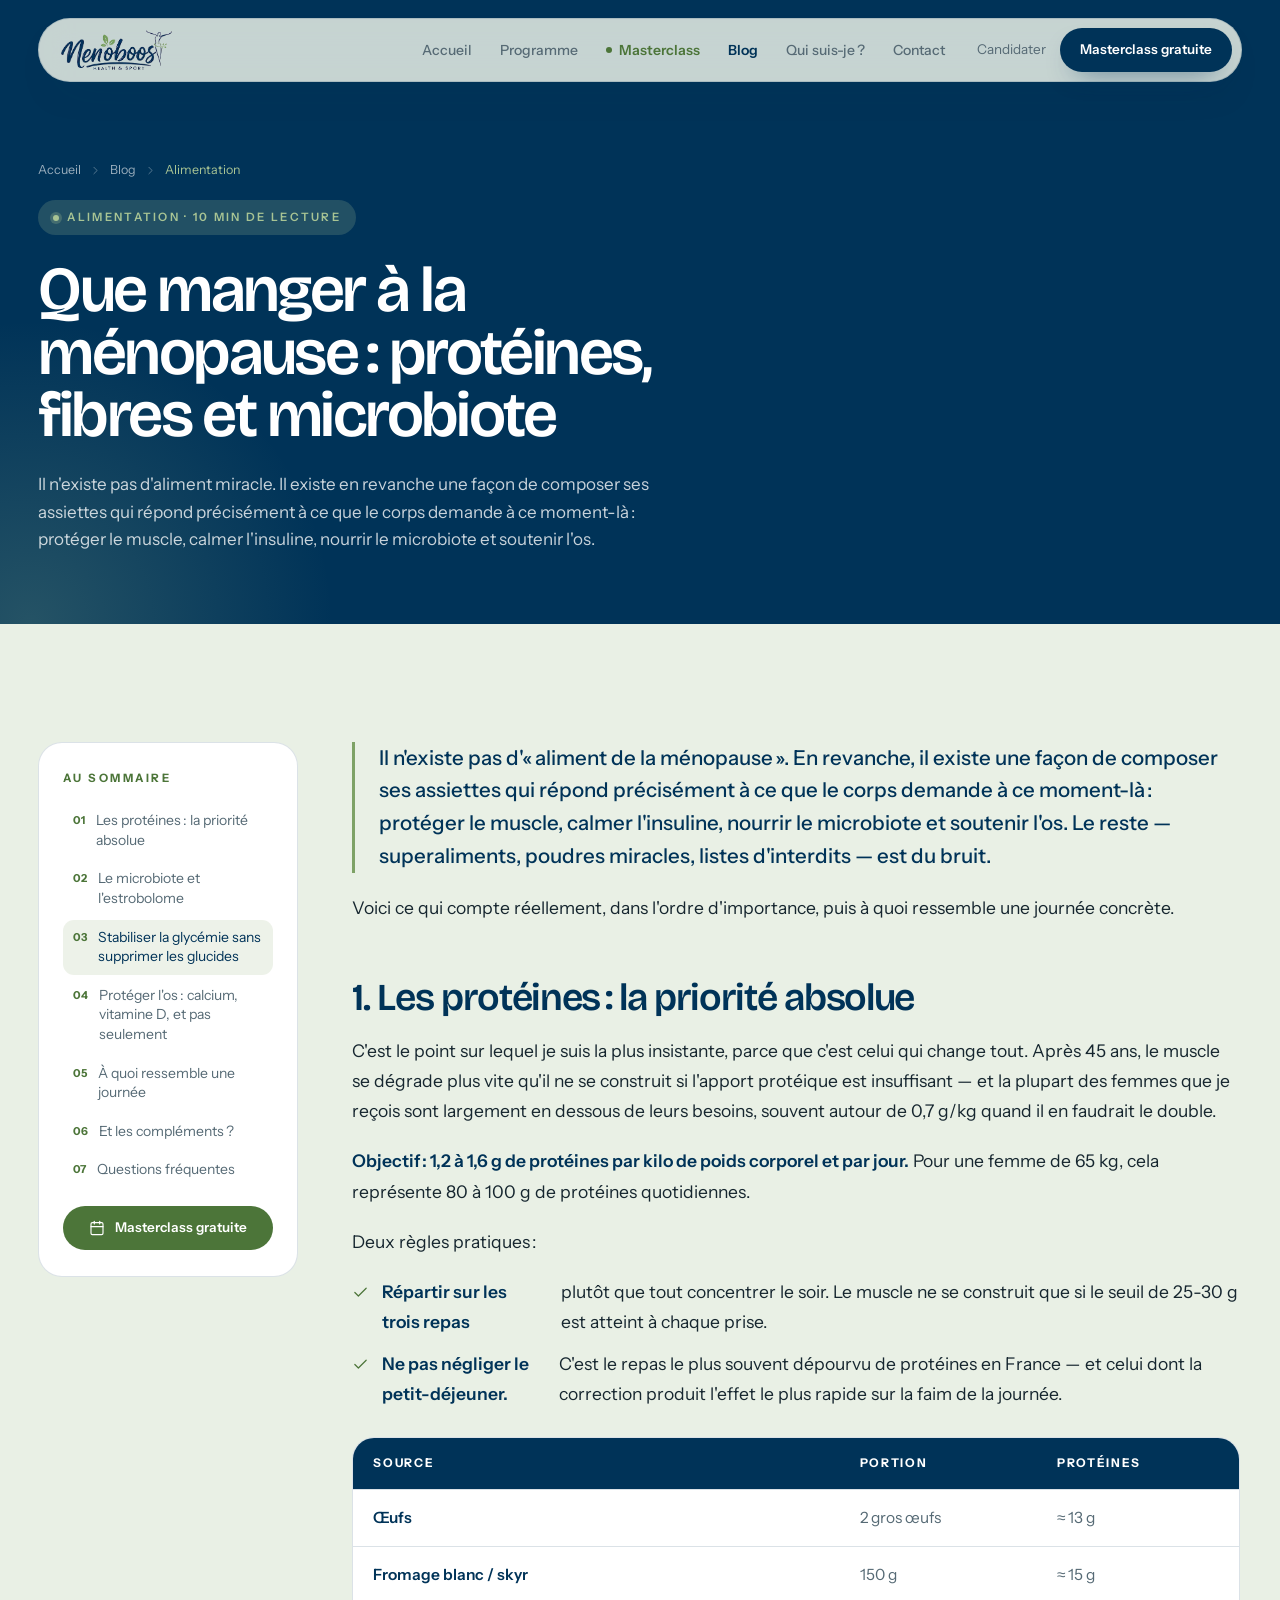
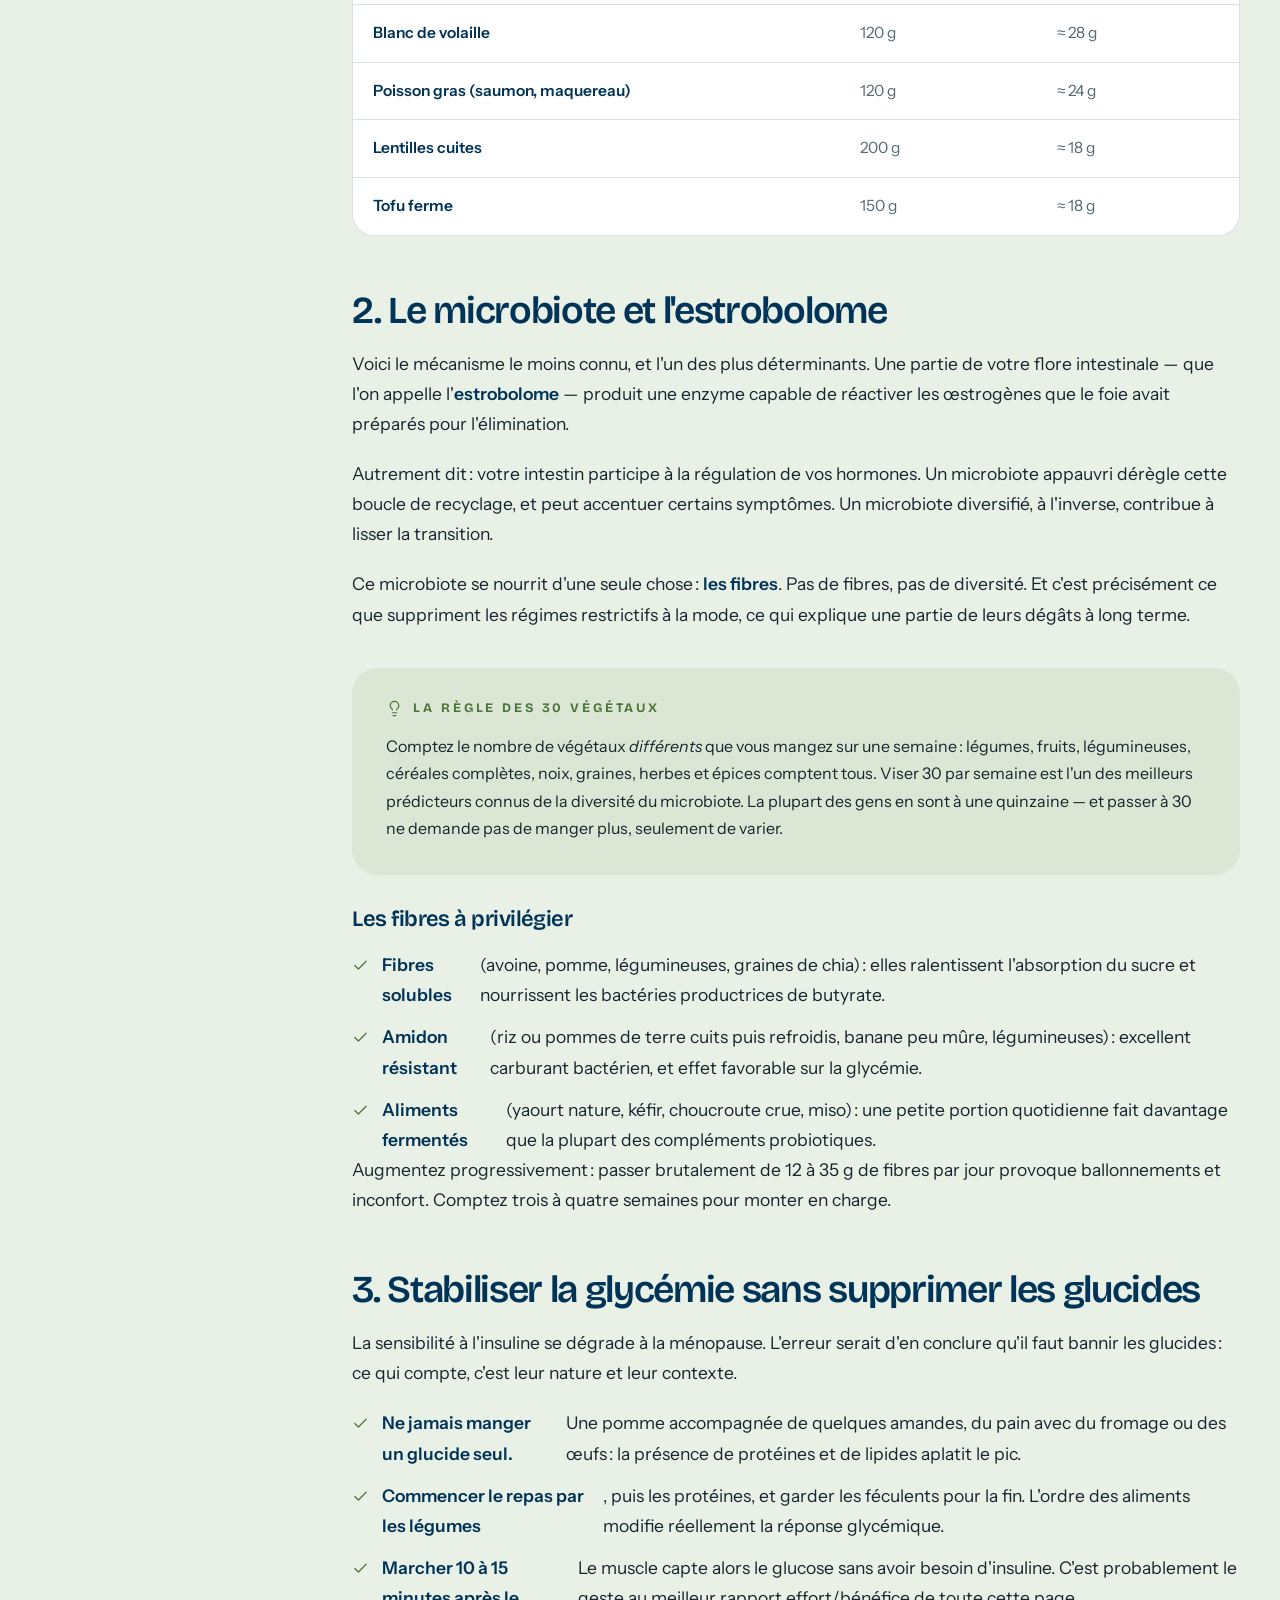
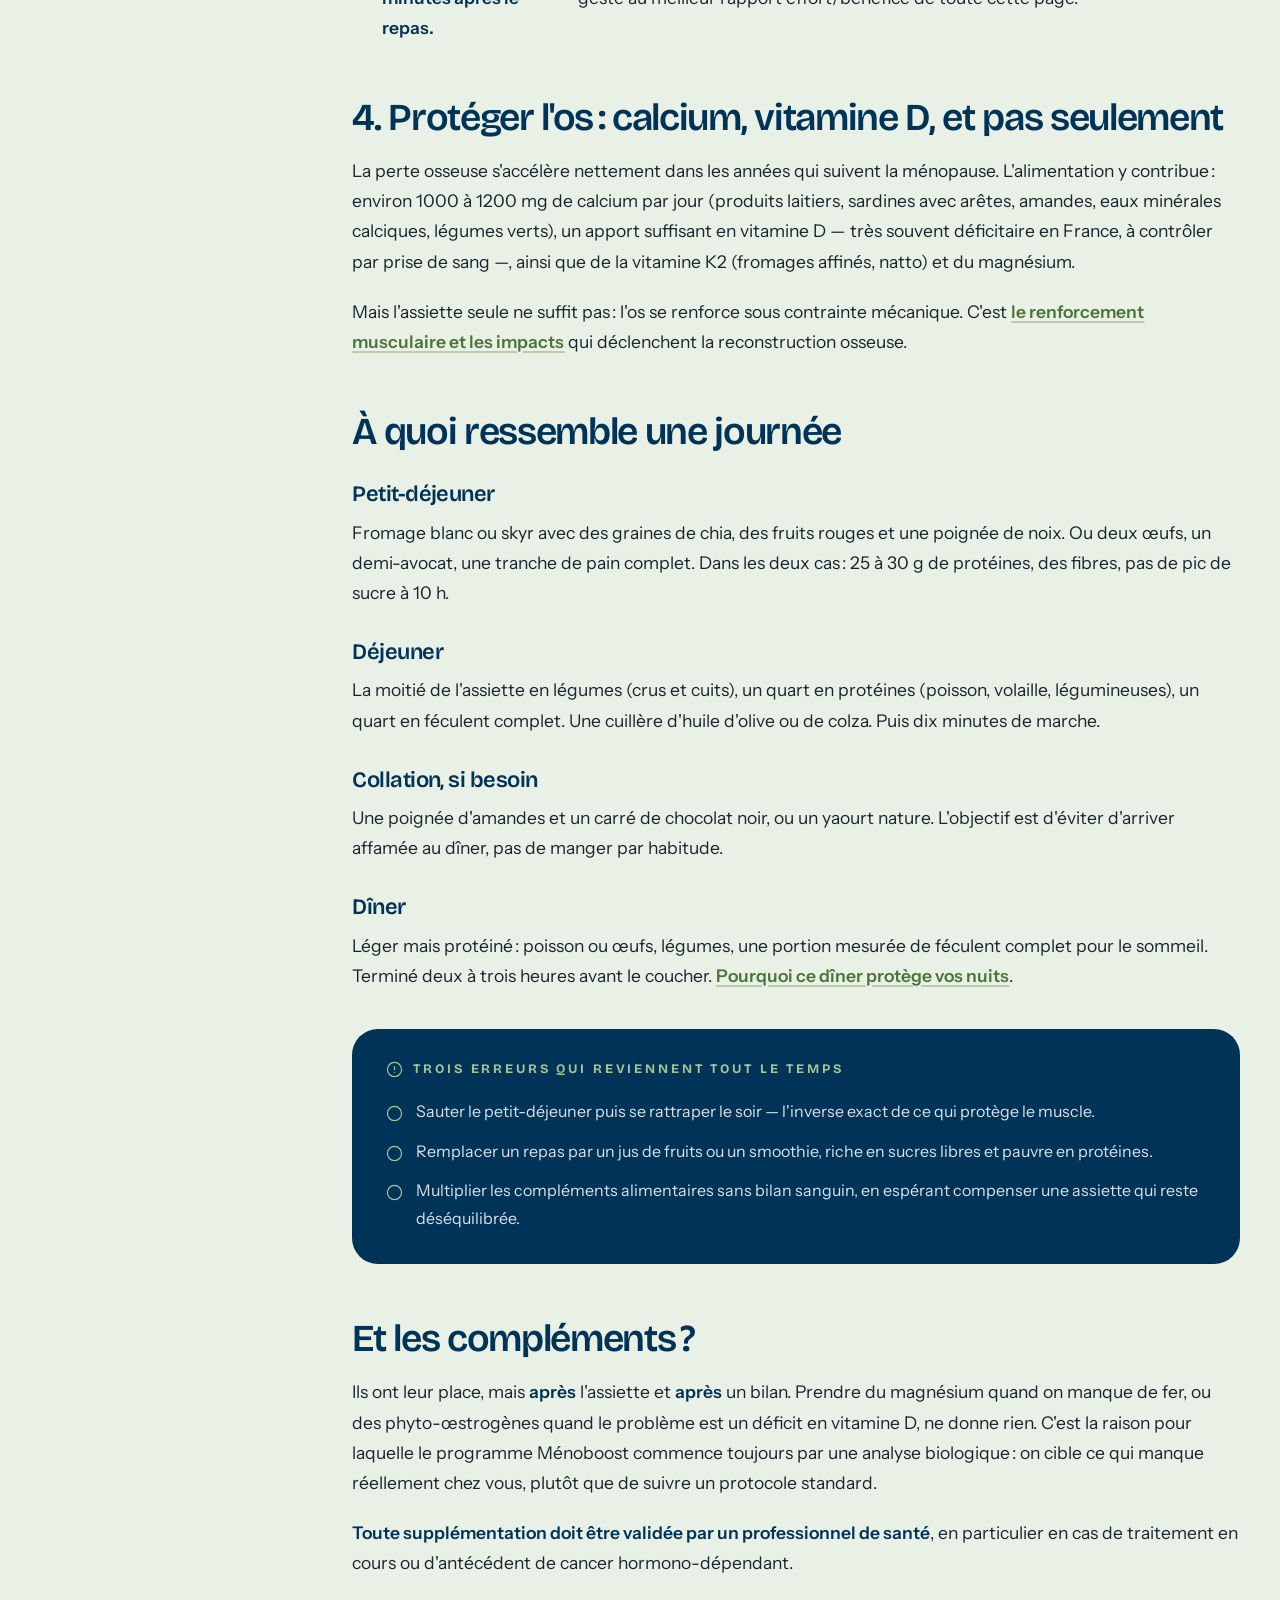
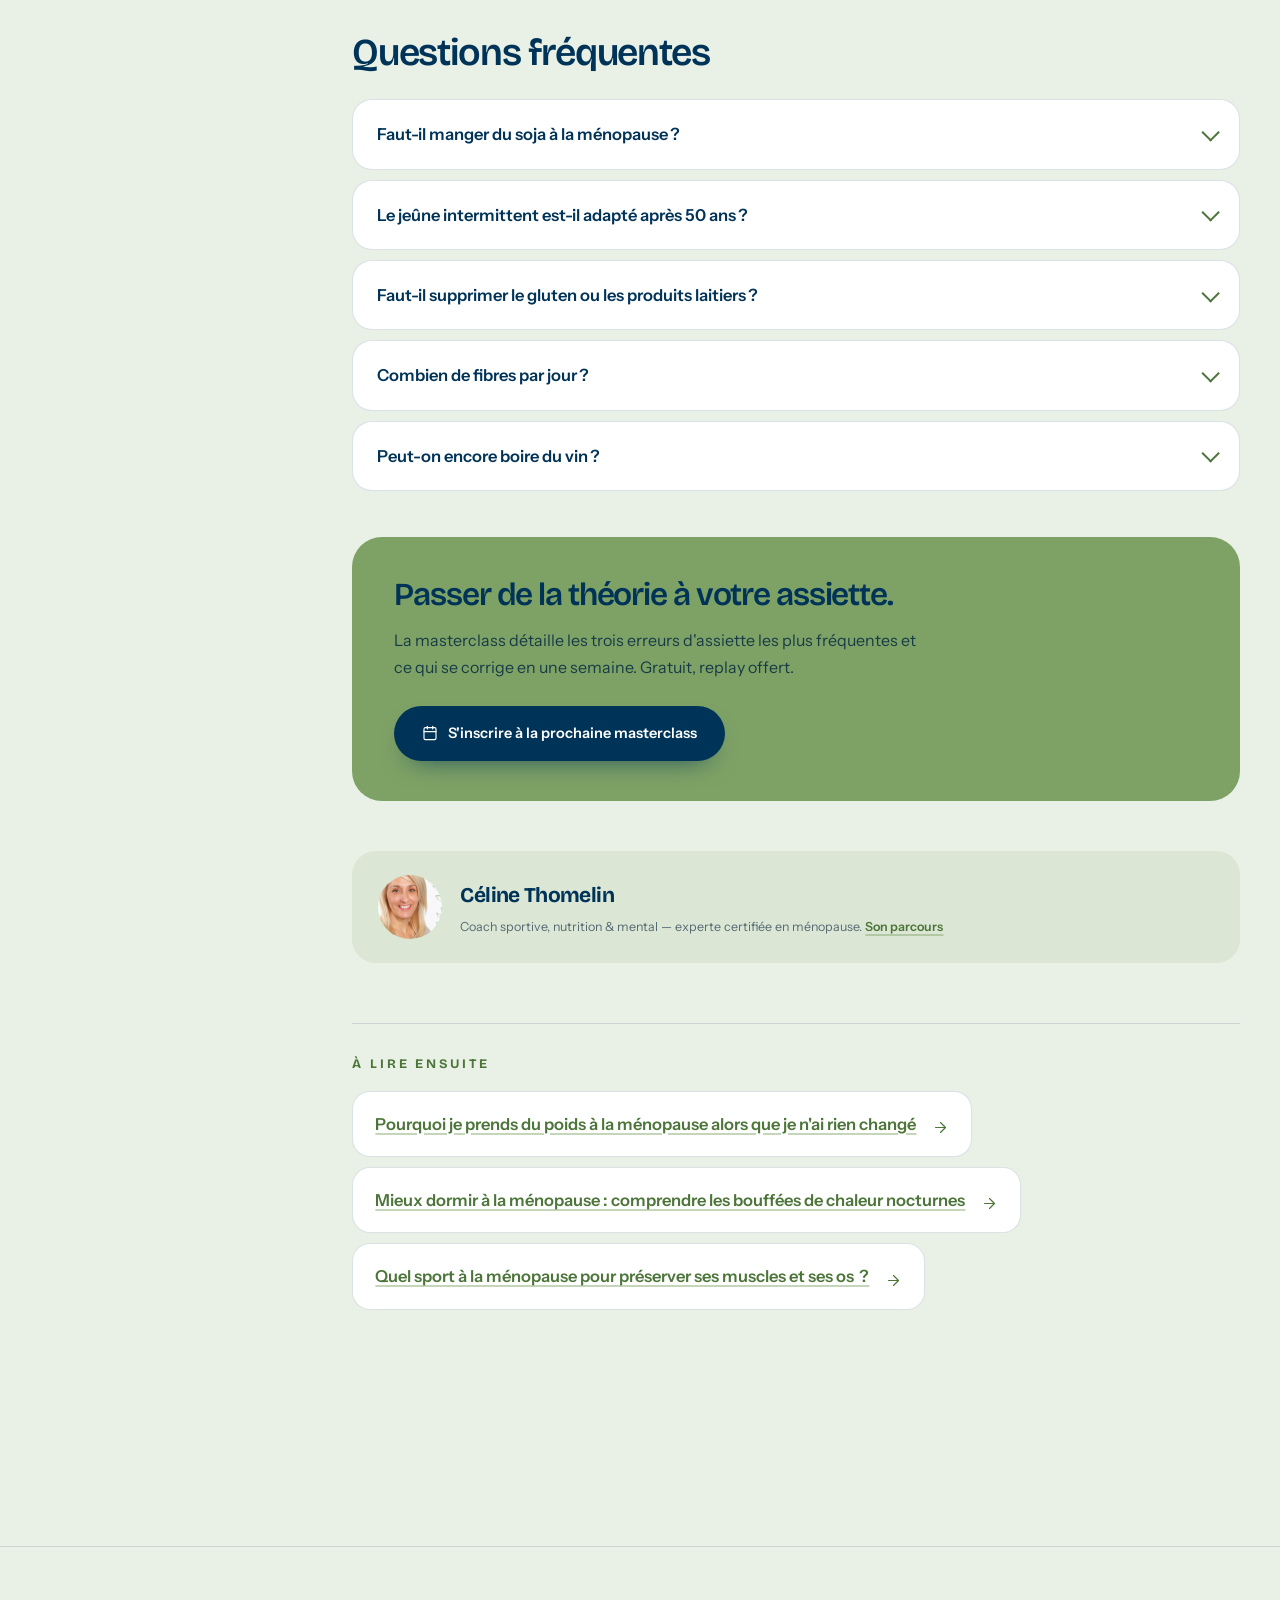
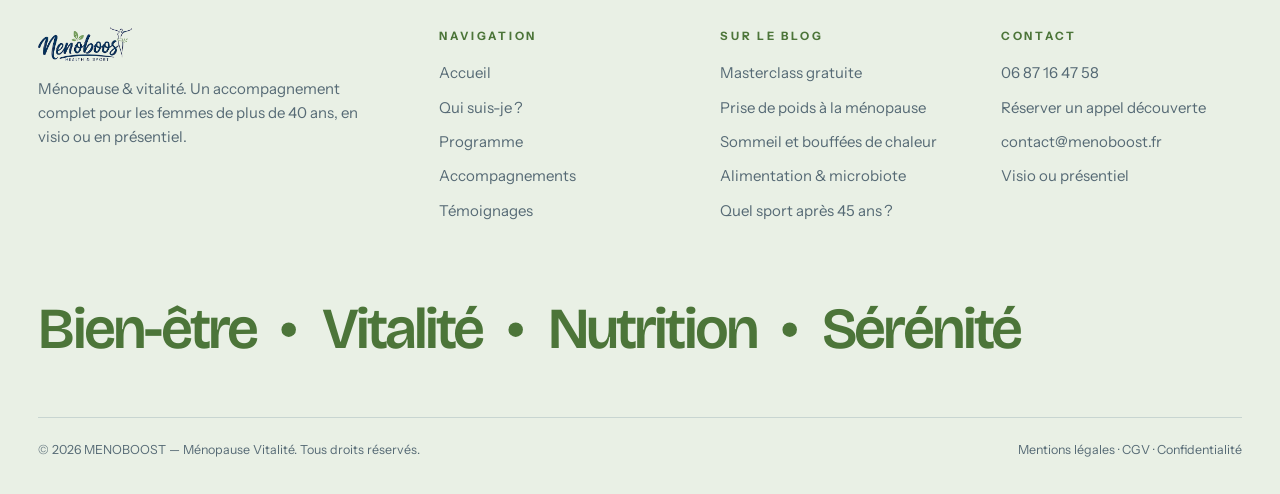
<file: blog/alimentation-menopause-microbiote.html>
<!DOCTYPE html>
<html lang="fr">
<head>
<meta charset="utf-8">
<meta name="viewport" content="width=device-width, initial-scale=1">
<title>Que manger à la ménopause : protéines, fibres et microbiote | MENOBOOST</title>
<meta name="description" content="Combien de protéines, pourquoi les fibres comptent autant, ce qu'est l'estrobolome, comment stabiliser la glycémie sans supprimer les glucides — et à quoi ressemble concrètement une journée d'assiettes adaptées.">
<link rel="canonical" href="https://www.menoboost.fr/blog/alimentation-menopause-microbiote.html">
<meta name="robots" content="index,follow,max-image-preview:large">
<meta name="author" content="Céline Thomelin">
<meta property="og:type" content="article">
<meta property="og:locale" content="fr_FR">
<meta property="og:site_name" content="MENOBOOST">
<meta property="og:title" content="Que manger à la ménopause : protéines, fibres et microbiote">
<meta property="og:description" content="Combien de protéines, pourquoi les fibres comptent autant, ce qu'est l'estrobolome, comment stabiliser la glycémie sans supprimer les glucides — et à quoi ressemble concrètement une journée d'assiettes adaptées.">
<meta property="og:url" content="https://www.menoboost.fr/blog/alimentation-menopause-microbiote.html">
<meta property="og:image" content="https://www.menoboost.fr/images/offre-recettes.avif">
<meta property="article:published_time" content="2026-09-17">
<meta property="article:author" content="Céline Thomelin">
<meta name="twitter:card" content="summary_large_image">
<link rel="icon" href="../images/logo-menoboost.png">
<link rel="preconnect" href="https://fonts.googleapis.com">
<link rel="preconnect" href="https://fonts.gstatic.com" crossorigin>
<link href="https://fonts.googleapis.com/css2?family=Bricolage+Grotesque:opsz,wght@12..96,200..800&family=Instrument+Sans:ital,wght@0,400..700;1,400..700&display=swap" rel="stylesheet">
<link rel="stylesheet" href="../assets/style.css">
</head>
<body>

<svg width="0" height="0" style="position:absolute" aria-hidden="true">
  <symbol id="i-scale" viewBox="0 0 24 24"><path d="m16 16 3-8 3 8c-.87.65-1.92 1-3 1s-2.13-.35-3-1Z"/><path d="m2 16 3-8 3 8c-.87.65-1.92 1-3 1s-2.13-.35-3-1Z"/><path d="M7 21h10"/><path d="M12 3v18"/><path d="M3 7h2c2 0 5-1 7-2 2 1 5 2 7 2h2"/></symbol>
  <symbol id="i-sunrise" viewBox="0 0 24 24"><path d="M12 2v6"/><path d="m4.93 10.93 1.41 1.41"/><path d="M2 18h2"/><path d="M20 18h2"/><path d="m19.07 10.93-1.41 1.41"/><path d="M22 22H2"/><path d="m8 6 4-4 4 4"/><path d="M16 18a4 4 0 0 0-8 0"/></symbol>
  <symbol id="i-moon" viewBox="0 0 24 24"><path d="M12 3a6 6 0 0 0 9 9 9 9 0 1 1-9-9Z"/></symbol>
  <symbol id="i-thermometer" viewBox="0 0 24 24"><path d="M14 4v10.54a4 4 0 1 1-4 0V4a2 2 0 0 1 4 0Z"/></symbol>
  <symbol id="i-zap" viewBox="0 0 24 24"><path d="M4 14a1 1 0 0 1-.78-1.63l9.9-10.2a.5.5 0 0 1 .86.46l-1.92 6.02A1 1 0 0 0 13 10h7a1 1 0 0 1 .78 1.63l-9.9 10.2a.5.5 0 0 1-.86-.46l1.92-6.02A1 1 0 0 0 11 14Z"/></symbol>
  <symbol id="i-heart" viewBox="0 0 24 24"><path d="M19 14c1.49-1.46 3-3.21 3-5.5A5.5 5.5 0 0 0 16.5 3c-1.76 0-3 .5-4.5 2-1.5-1.5-2.74-2-4.5-2A5.5 5.5 0 0 0 2 8.5c0 2.3 1.5 4.05 3 5.5l7 7Z"/></symbol>
  <symbol id="i-activity" viewBox="0 0 24 24"><path d="M22 12h-2.48a2 2 0 0 0-1.93 1.46l-2.35 8.36a.25.25 0 0 1-.48 0L9.24 2.18a.25.25 0 0 0-.48 0l-2.35 8.36A2 2 0 0 1 4.49 12H2"/></symbol>
  <symbol id="i-salad" viewBox="0 0 24 24"><path d="M7 21h10"/><path d="M12 21a9 9 0 0 0 9-9H3a9 9 0 0 0 9 9Z"/><path d="M11.38 12a2.4 2.4 0 0 1-.4-4.77 2.4 2.4 0 0 1 3.2-2.77 2.4 2.4 0 0 1 3.47-.63 2.4 2.4 0 0 1 3.37 3.37 2.4 2.4 0 0 1-1.1 3.7"/><path d="M13 12a2 2 0 0 0-4 0"/></symbol>
  <symbol id="i-brain" viewBox="0 0 24 24"><path d="M12 5a3 3 0 1 0-5.997.125 4 4 0 0 0-2.526 5.77 4 4 0 0 0 .556 6.588A4 4 0 1 0 12 18Z"/><path d="M12 5a3 3 0 1 1 5.997.125 4 4 0 0 1 2.526 5.77 4 4 0 0 1-.556 6.588A4 4 0 1 1 12 18Z"/><path d="M15 13a4.5 4.5 0 0 1-3-4 4.5 4.5 0 0 1-3 4"/></symbol>
  <symbol id="i-pill" viewBox="0 0 24 24"><path d="m10.5 20.5 10-10a4.95 4.95 0 1 0-7-7l-10 10a4.95 4.95 0 1 0 7 7Z"/><path d="m8.5 8.5 7 7"/></symbol>
  <symbol id="i-check" viewBox="0 0 24 24"><path d="M20 6 9 17l-5-5"/></symbol>
  <symbol id="i-arrow-right" viewBox="0 0 24 24"><path d="M5 12h14"/><path d="m12 5 7 7-7 7"/></symbol>
  <symbol id="i-chevron-right" viewBox="0 0 24 24"><path d="m9 18 6-6-6-6"/></symbol>
  <symbol id="i-star" viewBox="0 0 24 24"><path d="M11.55 2.6a.5.5 0 0 1 .9 0l2.5 5.07 5.6.81a.5.5 0 0 1 .28.86l-4.05 3.95.96 5.57a.5.5 0 0 1-.73.53L12 16.76l-5.01 2.63a.5.5 0 0 1-.73-.53l.96-5.57-4.05-3.95a.5.5 0 0 1 .28-.86l5.6-.81Z"/></symbol>
  <symbol id="i-dot" viewBox="0 0 24 24"><circle cx="12" cy="12" r="10"/></symbol>
  <symbol id="i-quote" viewBox="0 0 24 24"><path d="M10 4H5a1 1 0 0 0-1 1v5a1 1 0 0 0 1 1h3v1a3 3 0 0 1-3 3v2a5 5 0 0 0 5-5V5a1 1 0 0 0-1-1Zm9 0h-5a1 1 0 0 0-1 1v5a1 1 0 0 0 1 1h3v1a3 3 0 0 1-3 3v2a5 5 0 0 0 5-5V5a1 1 0 0 0-1-1Z"/></symbol>
  <symbol id="i-phone" viewBox="0 0 24 24"><path d="M13.83 19a15 15 0 0 1-8.83-8.83l1.64-1.63a2 2 0 0 0 .5-2L6.3 4.3a2 2 0 0 0-2-1.3H3a2 2 0 0 0-2 2.2 18 18 0 0 0 16 16 2 2 0 0 0 2.2-2v-1.3a2 2 0 0 0-1.3-2l-2.25-.83a2 2 0 0 0-2 .5Z"/></symbol>
  <symbol id="i-calendar" viewBox="0 0 24 24"><path d="M8 2v4"/><path d="M16 2v4"/><rect width="18" height="18" x="3" y="4" rx="2"/><path d="M3 10h18"/></symbol>
  <symbol id="i-scale-2" viewBox="0 0 24 24"><rect width="18" height="18" x="3" y="3" rx="3"/><path d="M8 13h8"/><path d="M12 8v5"/></symbol>
  <symbol id="i-watch" viewBox="0 0 24 24"><circle cx="12" cy="12" r="6"/><path d="M12 10v2l1.5 1"/><path d="M9 2h6l.5 4"/><path d="M9 22h6l.5-4"/></symbol>
  <symbol id="i-search" viewBox="0 0 24 24"><circle cx="11" cy="11" r="8"/><path d="m21 21-4.3-4.3"/></symbol>
  <symbol id="i-flask" viewBox="0 0 24 24"><path d="M9 2v6.2a2 2 0 0 1-.3 1L4 17.5A2.5 2.5 0 0 0 6.1 21h11.8a2.5 2.5 0 0 0 2.1-3.5l-4.7-8.3a2 2 0 0 1-.3-1V2"/><path d="M8 2h8"/><path d="M6.6 15h10.8"/></symbol>
  <symbol id="i-handshake" viewBox="0 0 24 24"><path d="m11 17 2 2a1 1 0 1 0 3-3"/><path d="m14 14 2.5 2.5a1 1 0 1 0 3-3l-3.9-3.9a2 2 0 0 1 0-2.8l.8-.8a2 2 0 0 1 2.8 0L21 8"/><path d="M3 8l2.8-2.8a2 2 0 0 1 2.8 0l3.9 3.9a1 1 0 0 1 0 1.4l-1.6 1.6a1 1 0 0 1-1.4 0L7 9.6"/></symbol>
  <symbol id="i-video" viewBox="0 0 24 24"><path d="m16 13 5.2 3.1a.5.5 0 0 0 .8-.4V8.3a.5.5 0 0 0-.8-.4L16 11"/><rect width="14" height="12" x="2" y="6" rx="2"/></symbol>
  <symbol id="i-users" viewBox="0 0 24 24"><path d="M16 21v-2a4 4 0 0 0-4-4H6a4 4 0 0 0-4 4v2"/><circle cx="9" cy="7" r="4"/><path d="M22 21v-2a4 4 0 0 0-3-3.87"/><path d="M16 3.13a4 4 0 0 1 0 7.75"/></symbol>
  <symbol id="i-clock" viewBox="0 0 24 24"><circle cx="12" cy="12" r="10"/><path d="M12 6v6l4 2"/></symbol>
  <symbol id="i-mail" viewBox="0 0 24 24"><rect width="20" height="16" x="2" y="4" rx="2"/><path d="m22 7-8.97 5.7a1.94 1.94 0 0 1-2.06 0L2 7"/></symbol>
  <symbol id="i-user" viewBox="0 0 24 24"><path d="M19 21v-2a4 4 0 0 0-4-4H9a4 4 0 0 0-4 4v2"/><circle cx="12" cy="7" r="4"/></symbol>
  <symbol id="i-sparkles" viewBox="0 0 24 24"><path d="M9.9 2.6a.5.5 0 0 1 .95 0l1.28 3.83a.5.5 0 0 0 .32.32l3.83 1.28a.5.5 0 0 1 0 .95l-3.83 1.28a.5.5 0 0 0-.32.32l-1.28 3.83a.5.5 0 0 1-.95 0L8.62 10.6a.5.5 0 0 0-.32-.32L4.47 9a.5.5 0 0 1 0-.95l3.83-1.28a.5.5 0 0 0 .32-.32Z"/><path d="M18 14l.7 2.1 2.1.7-2.1.7-.7 2.1-.7-2.1-2.1-.7 2.1-.7Z"/><path d="M5 16l.5 1.5L7 18l-1.5.5L5 20l-.5-1.5L3 18l1.5-.5Z"/></symbol>
  <symbol id="i-book" viewBox="0 0 24 24"><path d="M12 7v14"/><path d="M3 18a1 1 0 0 1-1-1V4a1 1 0 0 1 1-1h5a4 4 0 0 1 4 4 4 4 0 0 1 4-4h5a1 1 0 0 1 1 1v13a1 1 0 0 1-1 1h-6a3 3 0 0 0-3 3 3 3 0 0 0-3-3Z"/></symbol>
  <symbol id="i-arrow-left" viewBox="0 0 24 24"><path d="M19 12H5"/><path d="m12 19-7-7 7-7"/></symbol>
  <symbol id="i-shield" viewBox="0 0 24 24"><path d="M20 13c0 5-3.5 7.5-7.66 8.95a1 1 0 0 1-.67-.01C7.5 20.5 4 18 4 13V6a1 1 0 0 1 1-1c2 0 4.5-1.2 6.24-2.72a1.17 1.17 0 0 1 1.52 0C14.51 3.81 17 5 19 5a1 1 0 0 1 1 1Z"/><path d="m9 12 2 2 4-4"/></symbol>
  <symbol id="i-target" viewBox="0 0 24 24"><circle cx="12" cy="12" r="10"/><circle cx="12" cy="12" r="6"/><circle cx="12" cy="12" r="2"/></symbol>
  <symbol id="i-lock" viewBox="0 0 24 24"><rect width="18" height="11" x="3" y="11" rx="2"/><path d="M7 11V7a5 5 0 0 1 10 0v4"/></symbol>
  <symbol id="i-bulb" viewBox="0 0 24 24"><path d="M15 14c.2-1 .7-1.7 1.5-2.5 1-.9 1.5-2.2 1.5-3.5A6 6 0 0 0 6 8c0 1 .2 2.2 1.5 3.5.7.7 1.3 1.5 1.5 2.5"/><path d="M9 18h6"/><path d="M10 22h4"/></symbol>
  <symbol id="i-droplet" viewBox="0 0 24 24"><path d="M12 22a7 7 0 0 0 7-7c0-2-1-3.9-3-5.5s-3.5-4-4-6.5c-.5 2.5-2 4.9-4 6.5S5 13 5 15a7 7 0 0 0 7 7Z"/></symbol>
  <symbol id="i-dumbbell" viewBox="0 0 24 24"><path d="M14.4 14.4 9.6 9.6"/><path d="M18.66 15.66a2 2 0 1 0 2.83-2.83l-1.42-1.41a2 2 0 1 0-2.82 2.82Z"/><path d="M3.34 8.34a2 2 0 1 1-2.83 2.83"/><path d="m6.51 5.51 1.42 1.42"/><path d="M8.34 3.34a2 2 0 0 0-2.83 0L4.1 4.76a2 2 0 0 0 0 2.82l1.42 1.42a2 2 0 0 0 2.82 0l1.42-1.42a2 2 0 0 0 0-2.82Z"/><path d="M15.66 18.66a2 2 0 0 0 2.83 0l1.41-1.42a2 2 0 0 0 0-2.82l-1.41-1.42a2 2 0 0 0-2.83 0l-1.41 1.42a2 2 0 0 0 0 2.82Z"/></symbol>
  <symbol id="i-alert" viewBox="0 0 24 24"><circle cx="12" cy="12" r="10"/><path d="M12 8v4"/><path d="M12 16h.01"/></symbol>
  <symbol id="i-bone" viewBox="0 0 24 24"><path d="M17 10c.7-.7 1.69 0 2.5 0a2.5 2.5 0 1 0 0-5 2.5 2.5 0 0 0-2.4-2.5 2.5 2.5 0 0 0-2.5 2.5c0 .81.7 1.8 0 2.5l-5.1 5.1c-.7.7-1.69 0-2.5 0a2.5 2.5 0 0 0 0 5A2.5 2.5 0 0 0 9.5 22a2.5 2.5 0 0 0 0-5c0-.81-.7-1.8 0-2.5Z"/></symbol>
</svg>

<header>
  <div class="wrap nav">
    <a href="../index.html" class="logo"><img src="../images/logo-menoboost.png" alt="Ménoboost — Health &amp; Sport"></a>
    <nav class="links">
      <a href="../index.html">Accueil</a><a href="../index.html#programme">Programme</a>
      <a href="../masterclass.html" class="hot">Masterclass</a><a href="index.html" class="on">Blog</a>
      <a href="../index.html#about">Qui suis-je&#8239;?</a><a href="../index.html#contact">Contact</a>
    </nav>
    <div class="nav-end">
      <a href="../masterclass.html#candidature">Candidater</a>
      <a href="../masterclass.html" class="btn btn-dark btn-sm">Masterclass gratuite</a>
    </div>
    <button class="burger" id="burger" type="button" aria-label="Ouvrir le menu" aria-expanded="false" aria-controls="mobile-menu">
      <span></span><span></span><span></span>
    </button>
  </div>
  <div class="wrap"><div class="mnav" id="mobile-menu" aria-hidden="true">
    <a class="ml" href="../index.html">Accueil<svg class="i"><use href="#i-chevron-right"/></svg></a>
    <a class="ml" href="../masterclass.html">Masterclass gratuite<svg class="i"><use href="#i-chevron-right"/></svg></a>
    <a class="ml" href="index.html">Blog<svg class="i"><use href="#i-chevron-right"/></svg></a>
    <a class="ml" href="../index.html#about">Qui suis-je&#8239;?<svg class="i"><use href="#i-chevron-right"/></svg></a>
    <a class="ml" href="../index.html#programme">Programme<svg class="i"><use href="#i-chevron-right"/></svg></a>
    <a class="ml" href="../index.html#contact">Contact<svg class="i"><use href="#i-chevron-right"/></svg></a>
    <div class="mnav-foot">
      <a href="../masterclass.html" class="btn btn-out">Réserver ma place</a>
      <a href="tel:+33687164758" class="btn btn-green"><svg class="i"><use href="#i-phone"/></svg>06 87 16 47 58</a>
    </div>
  </div></div>
</header>

<div class="page-hero">
  <div class="wrap">
    <nav class="crumbs" aria-label="Fil d'Ariane">
      <a href="../index.html">Accueil</a><svg class="i"><use href="#i-chevron-right"/></svg>
      <a href="index.html">Blog</a><svg class="i"><use href="#i-chevron-right"/></svg>
      <span aria-current="page">Alimentation</span>
    </nav>
    <span class="tag" style="margin-top:20px">Alimentation · 10 min de lecture</span>
    <h1>Que manger à la ménopause&#8239;: protéines, fibres et microbiote</h1>
    <p class="lede">Il n'existe pas d'aliment miracle. Il existe en revanche une façon de composer ses assiettes qui répond précisément à ce que le corps demande à ce moment-là&#8239;: protéger le muscle, calmer l'insuline, nourrir le microbiote et soutenir l'os.</p>
  </div>
</div>

<section>
  <div class="wrap article">
    <aside class="toc">
      <h5>Au sommaire</h5>
      <ol>
        <li><a href="#proteines">Les protéines : la priorité absolue</a></li>
        <li><a href="#estrobolome">Le microbiote et l'estrobolome</a></li>
        <li><a href="#glycemie">Stabiliser la glycémie sans supprimer les glucides</a></li>
        <li><a href="#os">Protéger l'os : calcium, vitamine D, et pas seulement</a></li>
        <li><a href="#journee">À quoi ressemble une journée</a></li>
        <li><a href="#complements">Et les compléments ?</a></li>
        <li><a href="#faq">Questions fréquentes</a></li>
      </ol>
      <a href="../masterclass.html" class="btn btn-green btn-sm"><svg class="i"><use href="#i-calendar"/></svg>Masterclass gratuite</a>
    </aside>

    <article class="article-body rv">
      <p class="chapo">Il n'existe pas d'«&#8239;aliment de la ménopause&#8239;». En revanche, il existe une façon de composer ses assiettes qui répond précisément à ce que le corps demande à ce moment-là&#8239;: protéger le muscle, calmer l'insuline, nourrir le microbiote et soutenir l'os. Le reste — superaliments, poudres miracles, listes d'interdits — est du bruit.</p>

      <p>Voici ce qui compte réellement, dans l'ordre d'importance, puis à quoi ressemble une journée concrète.</p>

      <h2 id="proteines">1. Les protéines&#8239;: la priorité absolue</h2>
      <p>C'est le point sur lequel je suis la plus insistante, parce que c'est celui qui change tout. Après 45 ans, le muscle se dégrade plus vite qu'il ne se construit si l'apport protéique est insuffisant — et la plupart des femmes que je reçois sont largement en dessous de leurs besoins, souvent autour de 0,7 g/kg quand il en faudrait le double.</p>
      <p><strong>Objectif&#8239;: 1,2 à 1,6 g de protéines par kilo de poids corporel et par jour.</strong> Pour une femme de 65 kg, cela représente 80 à 100 g de protéines quotidiennes.</p>
      <p>Deux règles pratiques&#8239;:</p>
      <ul>
        <li><svg class="i"><use href="#i-check"/></svg><strong>Répartir sur les trois repas</strong> plutôt que tout concentrer le soir. Le muscle ne se construit que si le seuil de 25-30 g est atteint à chaque prise.</li>
        <li><svg class="i"><use href="#i-check"/></svg><strong>Ne pas négliger le petit-déjeuner.</strong> C'est le repas le plus souvent dépourvu de protéines en France — et celui dont la correction produit l'effet le plus rapide sur la faim de la journée.</li>
      </ul>
      <div class="tbl">
        <table>
          <thead><tr><th>Source</th><th>Portion</th><th>Protéines</th></tr></thead>
          <tbody>
            <tr><td>Œufs</td><td>2 gros œufs</td><td>≈ 13 g</td></tr>
            <tr><td>Fromage blanc / skyr</td><td>150 g</td><td>≈ 15 g</td></tr>
            <tr><td>Blanc de volaille</td><td>120 g</td><td>≈ 28 g</td></tr>
            <tr><td>Poisson gras (saumon, maquereau)</td><td>120 g</td><td>≈ 24 g</td></tr>
            <tr><td>Lentilles cuites</td><td>200 g</td><td>≈ 18 g</td></tr>
            <tr><td>Tofu ferme</td><td>150 g</td><td>≈ 18 g</td></tr>
          </tbody>
        </table>
      </div>

      <h2 id="estrobolome">2. Le microbiote et l'estrobolome</h2>
      <p>Voici le mécanisme le moins connu, et l'un des plus déterminants. Une partie de votre flore intestinale — que l'on appelle l'<strong>estrobolome</strong> — produit une enzyme capable de réactiver les œstrogènes que le foie avait préparés pour l'élimination.</p>
      <p>Autrement dit&#8239;: votre intestin participe à la régulation de vos hormones. Un microbiote appauvri dérègle cette boucle de recyclage, et peut accentuer certains symptômes. Un microbiote diversifié, à l'inverse, contribue à lisser la transition.</p>
      <p>Ce microbiote se nourrit d'une seule chose&#8239;: <strong>les fibres</strong>. Pas de fibres, pas de diversité. Et c'est précisément ce que suppriment les régimes restrictifs à la mode, ce qui explique une partie de leurs dégâts à long terme.</p>
      <div class="aside-box">
        <h4><svg class="i"><use href="#i-bulb"/></svg>La règle des 30 végétaux</h4>
        <p>Comptez le nombre de végétaux <em>différents</em> que vous mangez sur une semaine&#8239;: légumes, fruits, légumineuses, céréales complètes, noix, graines, herbes et épices comptent tous. Viser 30 par semaine est l'un des meilleurs prédicteurs connus de la diversité du microbiote. La plupart des gens en sont à une quinzaine — et passer à 30 ne demande pas de manger plus, seulement de varier.</p>
      </div>

      <h3>Les fibres à privilégier</h3>
      <ul>
        <li><svg class="i"><use href="#i-check"/></svg><strong>Fibres solubles</strong> (avoine, pomme, légumineuses, graines de chia)&#8239;: elles ralentissent l'absorption du sucre et nourrissent les bactéries productrices de butyrate.</li>
        <li><svg class="i"><use href="#i-check"/></svg><strong>Amidon résistant</strong> (riz ou pommes de terre cuits puis refroidis, banane peu mûre, légumineuses)&#8239;: excellent carburant bactérien, et effet favorable sur la glycémie.</li>
        <li><svg class="i"><use href="#i-check"/></svg><strong>Aliments fermentés</strong> (yaourt nature, kéfir, choucroute crue, miso)&#8239;: une petite portion quotidienne fait davantage que la plupart des compléments probiotiques.</li>
      </ul>
      <p>Augmentez progressivement&#8239;: passer brutalement de 12 à 35 g de fibres par jour provoque ballonnements et inconfort. Comptez trois à quatre semaines pour monter en charge.</p>

      <h2 id="glycemie">3. Stabiliser la glycémie sans supprimer les glucides</h2>
      <p>La sensibilité à l'insuline se dégrade à la ménopause. L'erreur serait d'en conclure qu'il faut bannir les glucides&#8239;: ce qui compte, c'est leur nature et leur contexte.</p>
      <ul>
        <li><svg class="i"><use href="#i-check"/></svg><strong>Ne jamais manger un glucide seul.</strong> Une pomme accompagnée de quelques amandes, du pain avec du fromage ou des œufs&#8239;: la présence de protéines et de lipides aplatit le pic.</li>
        <li><svg class="i"><use href="#i-check"/></svg><strong>Commencer le repas par les légumes</strong>, puis les protéines, et garder les féculents pour la fin. L'ordre des aliments modifie réellement la réponse glycémique.</li>
        <li><svg class="i"><use href="#i-check"/></svg><strong>Marcher 10 à 15 minutes après le repas.</strong> Le muscle capte alors le glucose sans avoir besoin d'insuline. C'est probablement le geste au meilleur rapport effort/bénéfice de toute cette page.</li>
      </ul>

      <h2 id="os">4. Protéger l'os&#8239;: calcium, vitamine D, et pas seulement</h2>
      <p>La perte osseuse s'accélère nettement dans les années qui suivent la ménopause. L'alimentation y contribue&#8239;: environ 1000 à 1200 mg de calcium par jour (produits laitiers, sardines avec arêtes, amandes, eaux minérales calciques, légumes verts), un apport suffisant en vitamine D — très souvent déficitaire en France, à contrôler par prise de sang —, ainsi que de la vitamine K2 (fromages affinés, natto) et du magnésium.</p>
      <p>Mais l'assiette seule ne suffit pas&#8239;: l'os se renforce sous contrainte mécanique. C'est <a href="sport-menopause-muscle-os.html">le renforcement musculaire et les impacts</a> qui déclenchent la reconstruction osseuse.</p>

      <h2 id="journee">À quoi ressemble une journée</h2>
      <h3>Petit-déjeuner</h3>
      <p>Fromage blanc ou skyr avec des graines de chia, des fruits rouges et une poignée de noix. Ou deux œufs, un demi-avocat, une tranche de pain complet. Dans les deux cas&#8239;: 25 à 30 g de protéines, des fibres, pas de pic de sucre à 10 h.</p>
      <h3>Déjeuner</h3>
      <p>La moitié de l'assiette en légumes (crus et cuits), un quart en protéines (poisson, volaille, légumineuses), un quart en féculent complet. Une cuillère d'huile d'olive ou de colza. Puis dix minutes de marche.</p>
      <h3>Collation, si besoin</h3>
      <p>Une poignée d'amandes et un carré de chocolat noir, ou un yaourt nature. L'objectif est d'éviter d'arriver affamée au dîner, pas de manger par habitude.</p>
      <h3>Dîner</h3>
      <p>Léger mais protéiné&#8239;: poisson ou œufs, légumes, une portion mesurée de féculent complet pour le sommeil. Terminé deux à trois heures avant le coucher. <a href="mieux-dormir-menopause.html">Pourquoi ce dîner protège vos nuits</a>.</p>

      <div class="aside-box navy">
        <h4><svg class="i"><use href="#i-alert"/></svg>Trois erreurs qui reviennent tout le temps</h4>
        <ul>
          <li><svg class="i"><use href="#i-dot"/></svg>Sauter le petit-déjeuner puis se rattraper le soir — l'inverse exact de ce qui protège le muscle.</li>
          <li><svg class="i"><use href="#i-dot"/></svg>Remplacer un repas par un jus de fruits ou un smoothie, riche en sucres libres et pauvre en protéines.</li>
          <li><svg class="i"><use href="#i-dot"/></svg>Multiplier les compléments alimentaires sans bilan sanguin, en espérant compenser une assiette qui reste déséquilibrée.</li>
        </ul>
      </div>

      <h2 id="complements">Et les compléments&#8239;?</h2>
      <p>Ils ont leur place, mais <strong>après</strong> l'assiette et <strong>après</strong> un bilan. Prendre du magnésium quand on manque de fer, ou des phyto-œstrogènes quand le problème est un déficit en vitamine D, ne donne rien. C'est la raison pour laquelle le programme Ménoboost commence toujours par une analyse biologique&#8239;: on cible ce qui manque réellement chez vous, plutôt que de suivre un protocole standard.</p>
      <p><strong>Toute supplémentation doit être validée par un professionnel de santé</strong>, en particulier en cas de traitement en cours ou d'antécédent de cancer hormono-dépendant.</p>

      <h2 id="faq">Questions fréquentes</h2>
      <div class="faq">
        <details>
          <summary>Faut-il manger du soja à la ménopause&#8239;?</summary>
          <div class="a">Le soja fermenté ou peu transformé (tofu, tempeh, miso, edamame) est intéressant&#8239;: bonne source de protéines végétales et d'isoflavones. Une partie des femmes y répond bien sur les bouffées de chaleur, selon la composition de leur microbiote. En cas d'antécédent de cancer hormono-dépendant, l'avis médical est indispensable avant toute consommation régulière ou supplémentation.</div>
        </details>
        <details>
          <summary>Le jeûne intermittent est-il adapté après 50 ans&#8239;?</summary>
          <div class="a">Il peut convenir à certaines femmes, mais il rend beaucoup plus difficile l'atteinte des apports en protéines, et il augmente le cortisol chez celles qui dorment mal ou sont déjà stressées. Si vous le pratiquez, préférez une fenêtre courte (12 h) et assurez-vous d'atteindre vos apports protéiques dans le temps de prise alimentaire.</div>
        </details>
        <details>
          <summary>Faut-il supprimer le gluten ou les produits laitiers&#8239;?</summary>
          <div class="a">Non, sauf intolérance avérée ou pathologie diagnostiquée. Supprimer des familles entières d'aliments réduit la diversité du microbiote et complique l'apport en calcium et en fibres. Si vous suspectez une intolérance, faites-le vérifier plutôt que d'éliminer par précaution.</div>
        </details>
        <details>
          <summary>Combien de fibres par jour&#8239;?</summary>
          <div class="a">Environ 25 à 30 g par jour, contre une moyenne française autour de 18 g. Montez progressivement sur trois à quatre semaines, en augmentant l'eau en parallèle, pour éviter ballonnements et inconfort.</div>
        </details>
        <details>
          <summary>Peut-on encore boire du vin&#8239;?</summary>
          <div class="a">Rien n'est interdit, mais l'alcool a un coût particulier à cette période&#8239;: il déclenche des bouffées de chaleur, fragmente la seconde moitié de la nuit et ralentit la perte de graisse. Beaucoup de femmes constatent une nette amélioration du sommeil en le réservant à une ou deux occasions par semaine plutôt qu'au quotidien.</div>
        </details>
      </div>

      <div class="post-cta">
        <h4>Passer de la théorie à votre assiette.</h4>
        <p>La masterclass détaille les trois erreurs d'assiette les plus fréquentes et ce qui se corrige en une semaine. Gratuit, replay offert.</p>
        <a href="../masterclass.html#inscription" class="btn btn-dark"><svg class="i"><use href="#i-calendar"/></svg>S'inscrire à la prochaine masterclass</a>
      </div>

      <div class="author">
        <div class="ph"><img src="../images/celine-avatar.jpg" alt="Céline Thomelin" loading="lazy"></div>
        <div>
          <div class="n">Céline Thomelin</div>
          <div class="r">Coach sportive, nutrition &amp; mental — experte certifiée en ménopause.
            <a href="../index.html#about">Son parcours</a></div>
        </div>
      </div>

      <div class="related">
        <h4>À lire ensuite</h4>
        <ul>
          <li><a href="prise-de-poids-menopause.html">Pourquoi je prends du poids à la ménopause alors que je n'ai rien changé<svg class="i"><use href="#i-arrow-right"/></svg></a></li>
          <li><a href="mieux-dormir-menopause.html">Mieux dormir à la ménopause : comprendre les bouffées de chaleur nocturnes<svg class="i"><use href="#i-arrow-right"/></svg></a></li>
          <li><a href="sport-menopause-muscle-os.html">Quel sport à la ménopause pour préserver ses muscles et ses os &#8239;?<svg class="i"><use href="#i-arrow-right"/></svg></a></li>
        </ul>
      </div>
    </article>
  </div>
</section>

<footer>
  <div class="wrap">
    <div class="f-grid">
      <div>
        <a href="../index.html" class="logo sm"><img src="../images/logo-menoboost.png" alt="Ménoboost — Health &amp; Sport"></a>
        <p style="margin-top:16px;max-width:34ch;color:var(--muted);font-size:15px">Ménopause &amp; vitalité. Un accompagnement complet pour les femmes de plus de 40 ans, en visio ou en présentiel.</p>
      </div>
      <div><h5>Navigation</h5><ul>
        <li><a href="../index.html">Accueil</a></li>
        <li><a href="../index.html#about">Qui suis-je&#8239;?</a></li>
        <li><a href="../index.html#programme">Programme</a></li>
        <li><a href="../index.html#accomp">Accompagnements</a></li>
        <li><a href="../index.html#temoignages">Témoignages</a></li>
      </ul></div>
      <div><h5>Sur le blog</h5><ul>
        <li><a href="../masterclass.html">Masterclass gratuite</a></li>
        <li><a href="../blog/prise-de-poids-menopause.html">Prise de poids à la ménopause</a></li>
        <li><a href="../blog/mieux-dormir-menopause.html">Sommeil et bouffées de chaleur</a></li>
        <li><a href="../blog/alimentation-menopause-microbiote.html">Alimentation &amp; microbiote</a></li>
        <li><a href="../blog/sport-menopause-muscle-os.html">Quel sport après 45 ans&#8239;?</a></li>
      </ul></div>
      <div><h5>Contact</h5><ul>
        <li><a href="tel:+33687164758">06 87 16 47 58</a></li>
        <li><a href="../masterclass.html#appel">Réserver un appel découverte</a></li>
        <li><a href="mailto:contact@menoboost.fr">contact@menoboost.fr</a></li>
        <li>Visio ou présentiel</li>
      </ul></div>
    </div>
    <div class="f-words">
      Bien-être <svg class="i fill"><use href="#i-dot"/></svg> Vitalité <svg class="i fill"><use href="#i-dot"/></svg> Nutrition <svg class="i fill"><use href="#i-dot"/></svg> Sérénité
    </div>
    <div class="f-bot">
      <span>© 2026 MENOBOOST — Ménopause Vitalité. Tous droits réservés.</span>
      <span>Mentions légales · CGV · Confidentialité</span>
    </div>
  </div>
</footer>

<script type="application/ld+json">
{
  "@context": "https://schema.org",
  "@graph": [
    {
      "@type": "BreadcrumbList",
      "itemListElement": [
        {
          "@type": "ListItem",
          "position": 1,
          "name": "Accueil",
          "item": "https://www.menoboost.fr/"
        },
        {
          "@type": "ListItem",
          "position": 2,
          "name": "Blog",
          "item": "https://www.menoboost.fr/blog/"
        },
        {
          "@type": "ListItem",
          "position": 3,
          "name": "Que manger à la ménopause : protéines, fibres et microbiote",
          "item": "https://www.menoboost.fr/blog/alimentation-menopause-microbiote.html"
        }
      ]
    },
    {
      "@type": "BlogPosting",
      "mainEntityOfPage": {
        "@type": "WebPage",
        "@id": "https://www.menoboost.fr/blog/alimentation-menopause-microbiote.html"
      },
      "headline": "Que manger à la ménopause : protéines, fibres et microbiote",
      "description": "Combien de protéines, pourquoi les fibres comptent autant, ce qu'est l'estrobolome, comment stabiliser la glycémie sans supprimer les glucides — et à quoi ressemble concrètement une journée d'assiettes adaptées.",
      "image": "https://www.menoboost.fr/images/offre-recettes.avif",
      "datePublished": "2026-09-17",
      "dateModified": "2026-09-17",
      "inLanguage": "fr-FR",
      "wordCount": 1073,
      "articleSection": "Alimentation",
      "author": {
        "@type": "Person",
        "name": "Céline Thomelin",
        "jobTitle": "Coach sportive et experte certifiée en ménopause",
        "url": "https://www.menoboost.fr/#celine"
      },
      "publisher": {
        "@type": "Organization",
        "name": "MENOBOOST",
        "logo": {
          "@type": "ImageObject",
          "url": "https://www.menoboost.fr/images/logo-menoboost.png"
        }
      },
      "isPartOf": {
        "@id": "https://www.menoboost.fr/blog/#blog"
      }
    },
    {
      "@type": "FAQPage",
      "mainEntity": [
        {
          "@type": "Question",
          "name": "Faut-il manger du soja à la ménopause ?",
          "acceptedAnswer": {
            "@type": "Answer",
            "text": "Le soja fermenté ou peu transformé (tofu, tempeh, miso, edamame) est intéressant : bonne source de protéines végétales et d'isoflavones. Une partie des femmes y répond bien sur les bouffées de chaleur, selon la composition de leur microbiote. En cas d'antécédent de cancer hormono-dépendant, l'avis médical est indispensable avant toute consommation régulière ou supplémentation."
          }
        },
        {
          "@type": "Question",
          "name": "Le jeûne intermittent est-il adapté après 50 ans ?",
          "acceptedAnswer": {
            "@type": "Answer",
            "text": "Il peut convenir à certaines femmes, mais il rend beaucoup plus difficile l'atteinte des apports en protéines, et il augmente le cortisol chez celles qui dorment mal ou sont déjà stressées. Si vous le pratiquez, préférez une fenêtre courte (12 h) et assurez-vous d'atteindre vos apports protéiques dans le temps de prise alimentaire."
          }
        },
        {
          "@type": "Question",
          "name": "Faut-il supprimer le gluten ou les produits laitiers ?",
          "acceptedAnswer": {
            "@type": "Answer",
            "text": "Non, sauf intolérance avérée ou pathologie diagnostiquée. Supprimer des familles entières d'aliments réduit la diversité du microbiote et complique l'apport en calcium et en fibres. Si vous suspectez une intolérance, faites-le vérifier plutôt que d'éliminer par précaution."
          }
        },
        {
          "@type": "Question",
          "name": "Combien de fibres par jour ?",
          "acceptedAnswer": {
            "@type": "Answer",
            "text": "Environ 25 à 30 g par jour, contre une moyenne française autour de 18 g. Montez progressivement sur trois à quatre semaines, en augmentant l'eau en parallèle, pour éviter ballonnements et inconfort."
          }
        },
        {
          "@type": "Question",
          "name": "Peut-on encore boire du vin ?",
          "acceptedAnswer": {
            "@type": "Answer",
            "text": "Rien n'est interdit, mais l'alcool a un coût particulier à cette période : il déclenche des bouffées de chaleur, fragmente la seconde moitié de la nuit et ralentit la perte de graisse. Beaucoup de femmes constatent une nette amélioration du sommeil en le réservant à une ou deux occasions par semaine plutôt qu'au quotidien."
          }
        }
      ]
    }
  ]
}
</script>
<script src="../assets/site.js" defer></script>
</body>
</html>
</file>
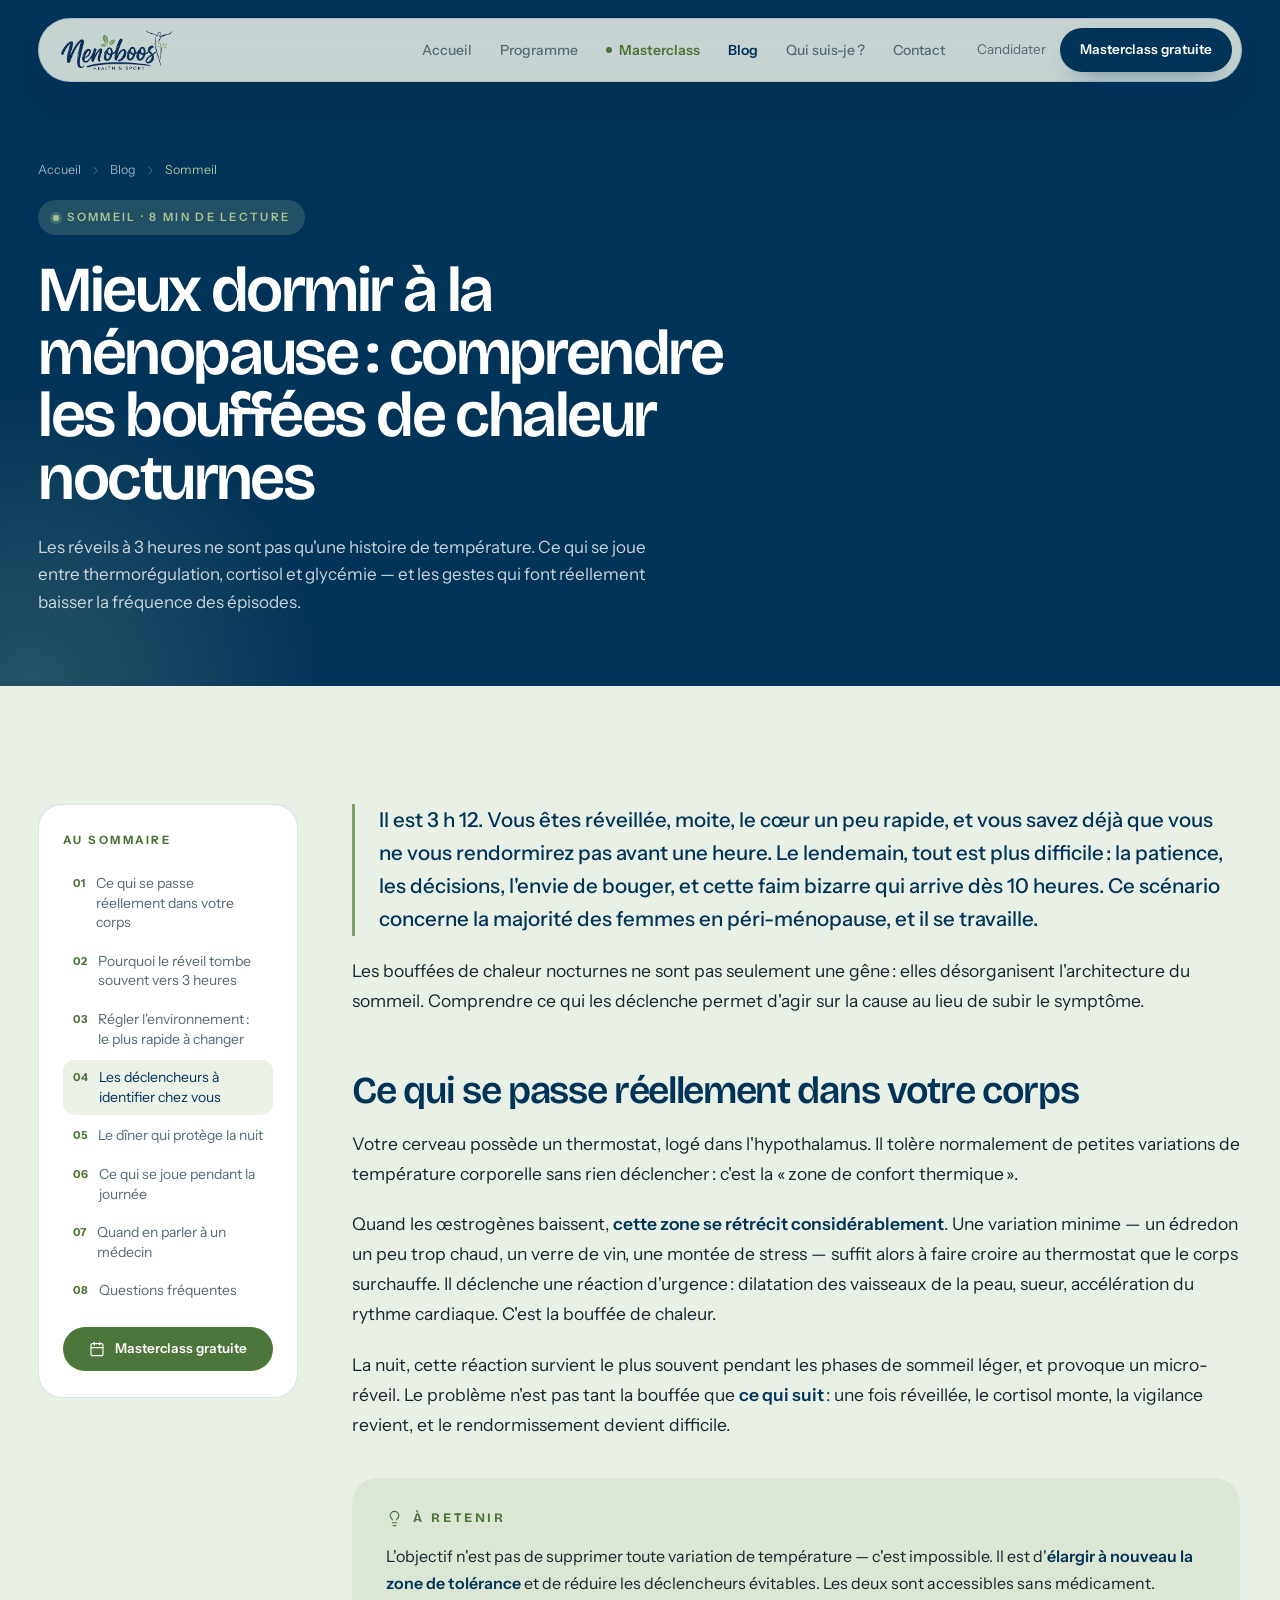
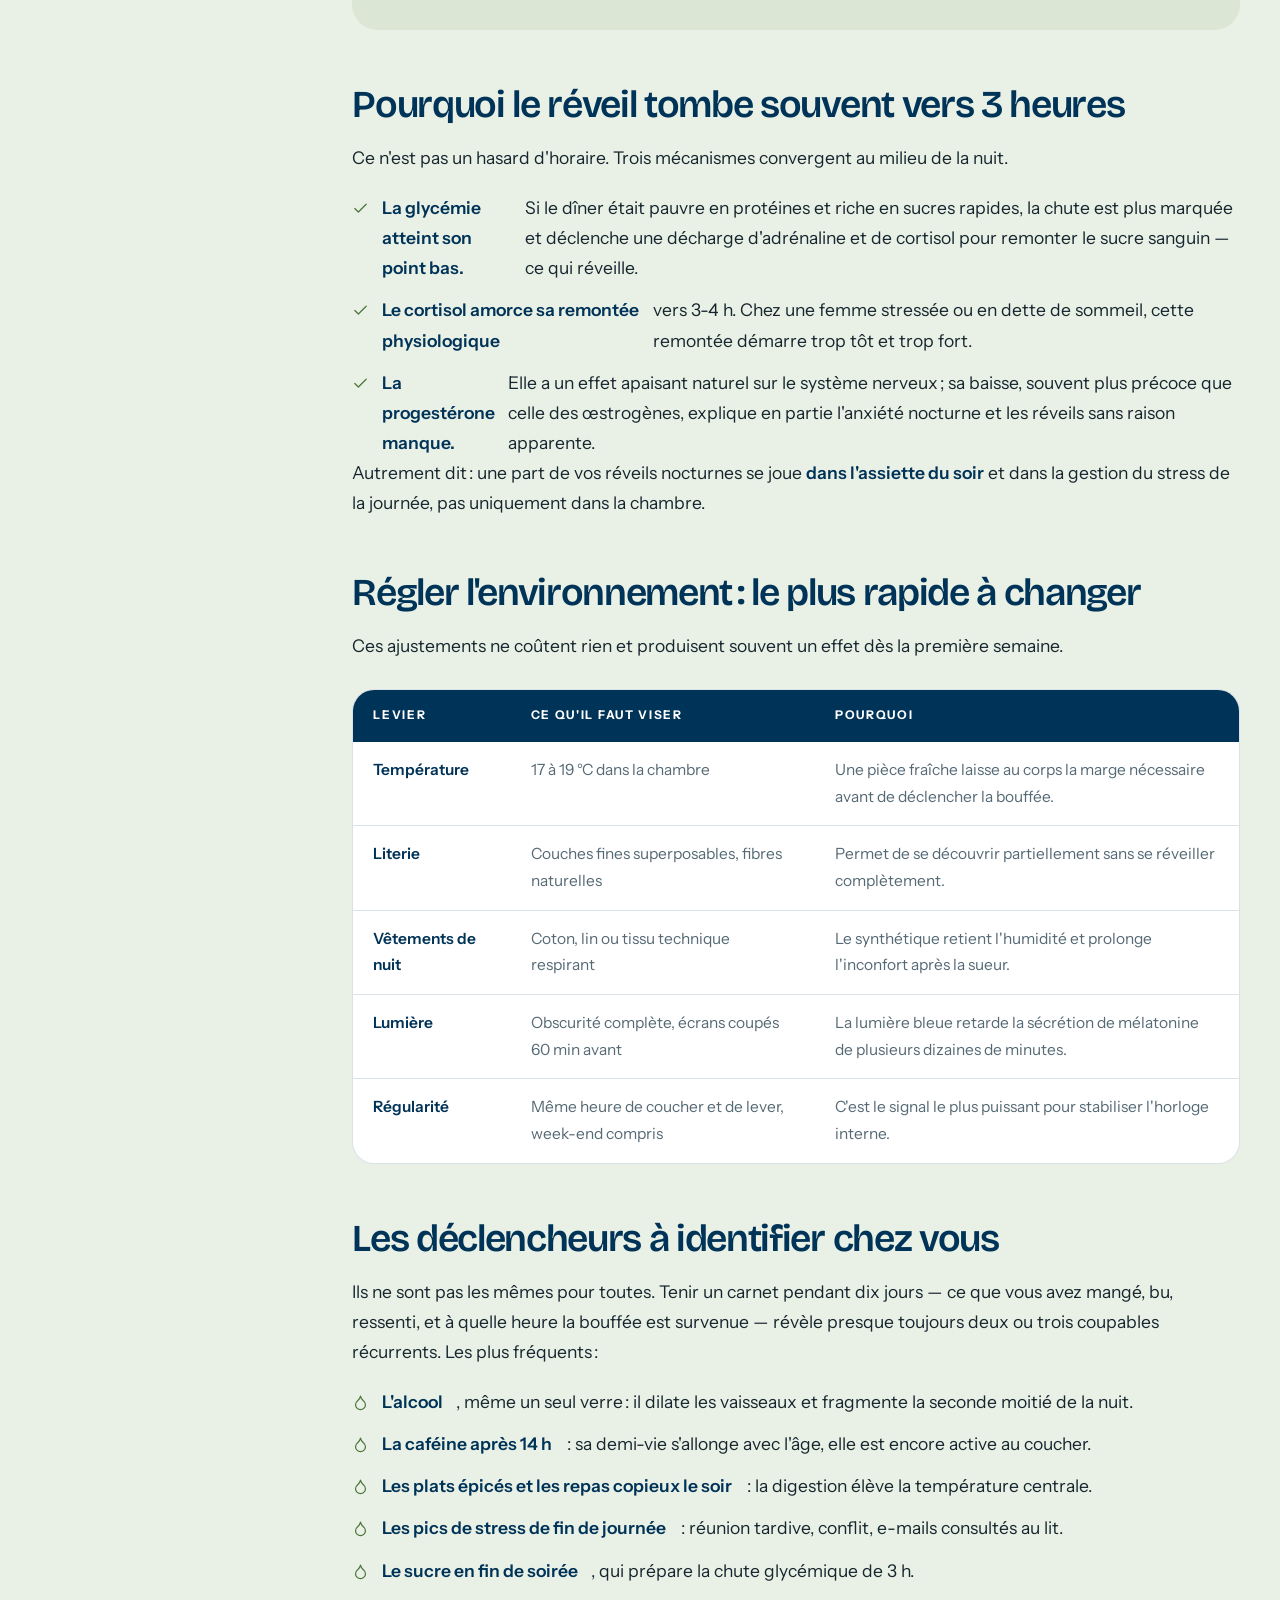
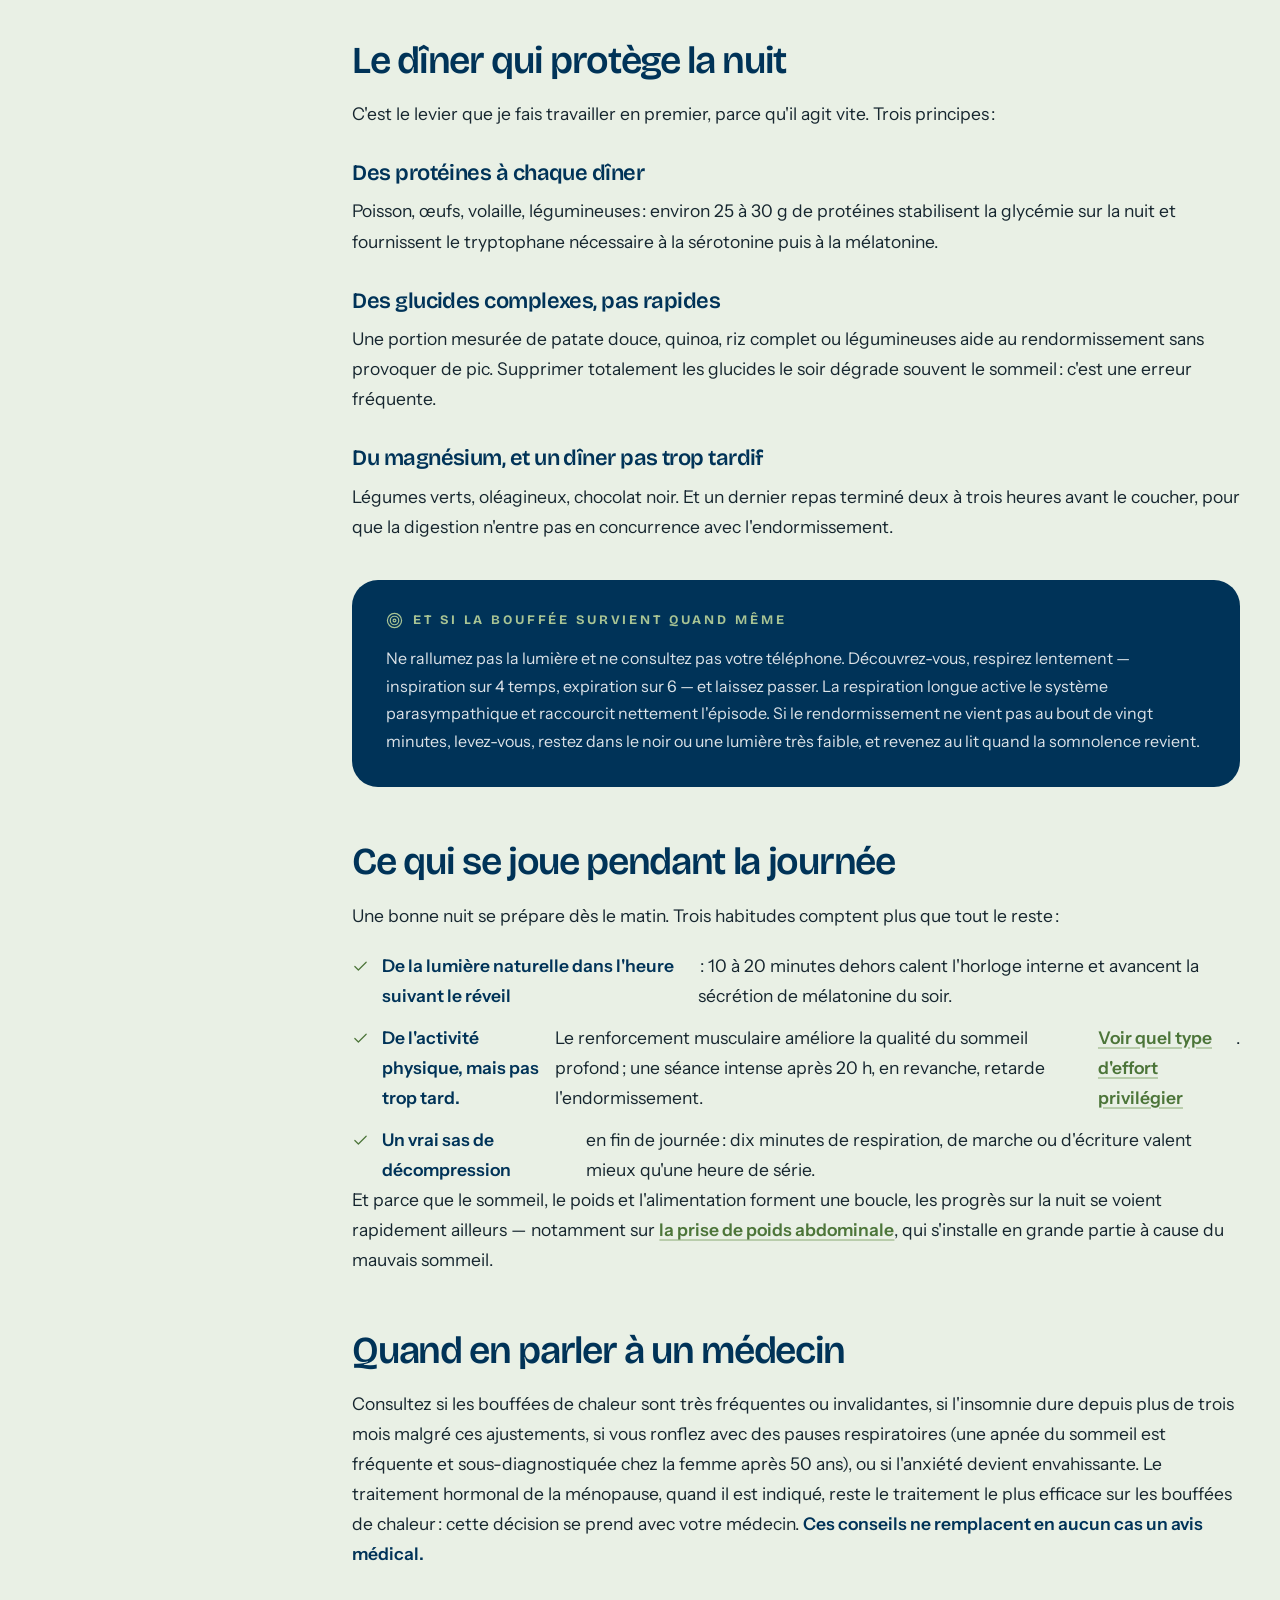
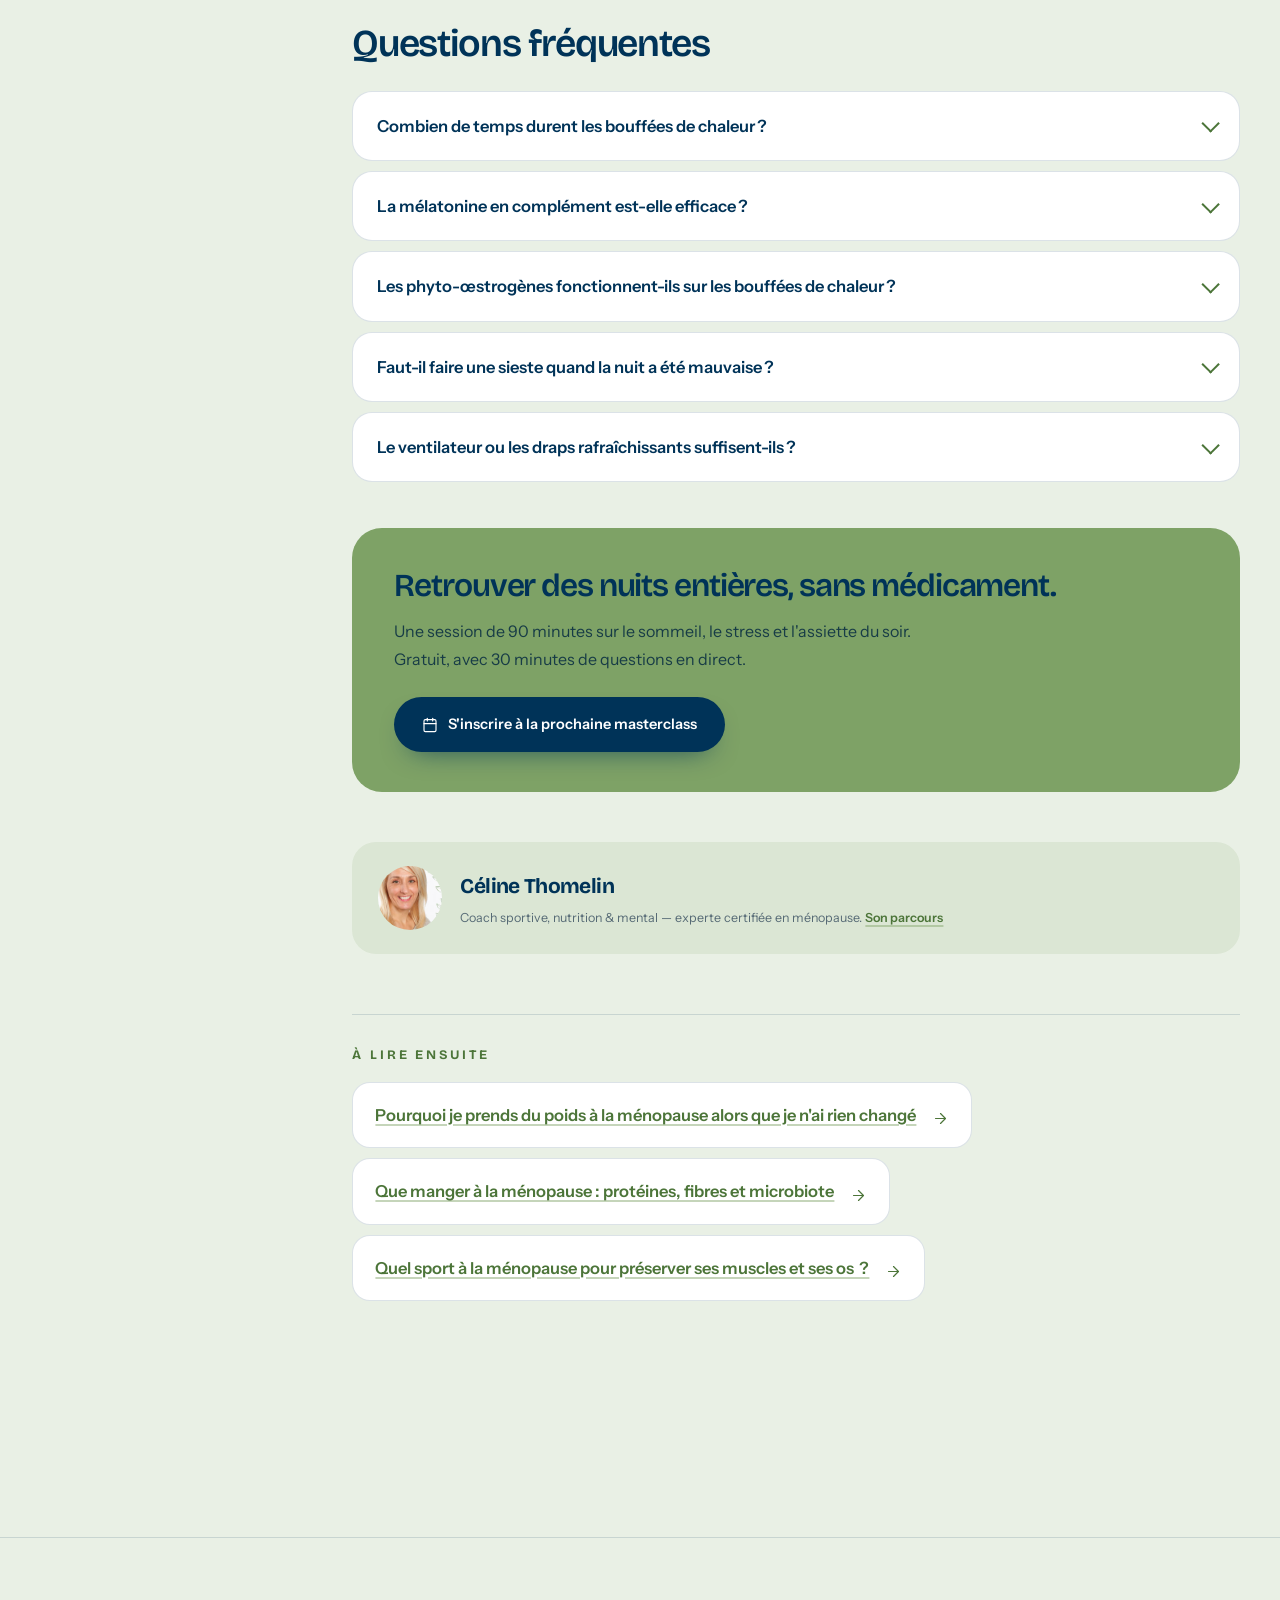
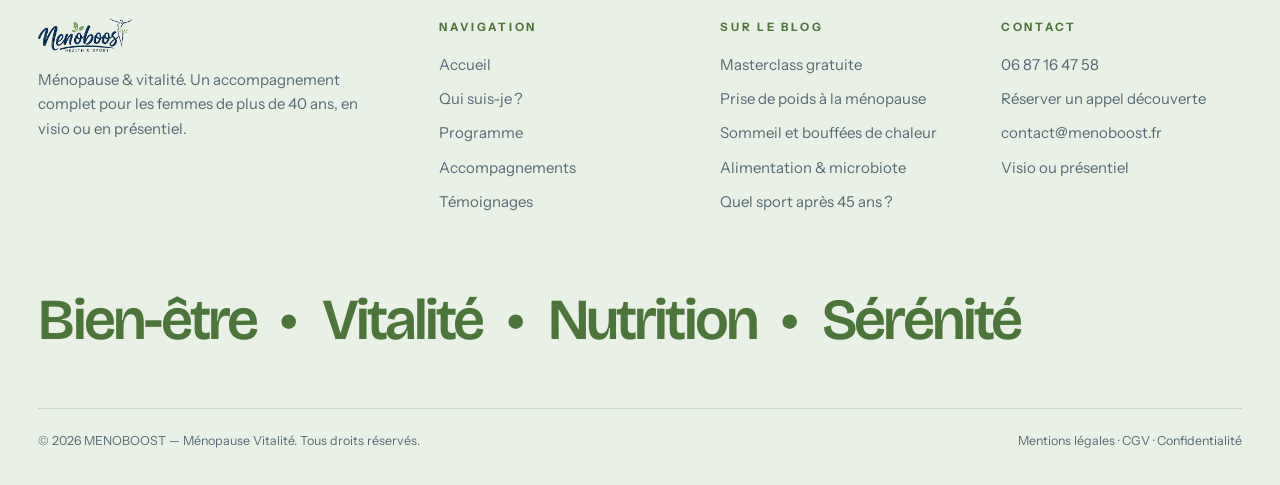
<file: blog/mieux-dormir-menopause.html>
<!DOCTYPE html>
<html lang="fr">
<head>
<meta charset="utf-8">
<meta name="viewport" content="width=device-width, initial-scale=1">
<title>Mieux dormir à la ménopause : bouffées de chaleur nocturnes | MENOBOOST</title>
<meta name="description" content="Pourquoi vous vous réveillez à 3 h du matin : thermorégulation, cortisol et glycémie. Les leviers concrets — chambre, dîner, déclencheurs, respiration — pour réduire la fréquence des bouffées de chaleur nocturnes.">
<link rel="canonical" href="https://www.menoboost.fr/blog/mieux-dormir-menopause.html">
<meta name="robots" content="index,follow,max-image-preview:large">
<meta name="author" content="Céline Thomelin">
<meta property="og:type" content="article">
<meta property="og:locale" content="fr_FR">
<meta property="og:site_name" content="MENOBOOST">
<meta property="og:title" content="Mieux dormir à la ménopause : comprendre les bouffées de chaleur nocturnes">
<meta property="og:description" content="Pourquoi vous vous réveillez à 3 h du matin : thermorégulation, cortisol et glycémie. Les leviers concrets — chambre, dîner, déclencheurs, respiration — pour réduire la fréquence des bouffées de chaleur nocturnes.">
<meta property="og:url" content="https://www.menoboost.fr/blog/mieux-dormir-menopause.html">
<meta property="og:image" content="https://www.menoboost.fr/images/serre.avif">
<meta property="article:published_time" content="2026-09-17">
<meta property="article:author" content="Céline Thomelin">
<meta name="twitter:card" content="summary_large_image">
<link rel="icon" href="../images/logo-menoboost.png">
<link rel="preconnect" href="https://fonts.googleapis.com">
<link rel="preconnect" href="https://fonts.gstatic.com" crossorigin>
<link href="https://fonts.googleapis.com/css2?family=Bricolage+Grotesque:opsz,wght@12..96,200..800&family=Instrument+Sans:ital,wght@0,400..700;1,400..700&display=swap" rel="stylesheet">
<link rel="stylesheet" href="../assets/style.css">
</head>
<body>

<svg width="0" height="0" style="position:absolute" aria-hidden="true">
  <symbol id="i-scale" viewBox="0 0 24 24"><path d="m16 16 3-8 3 8c-.87.65-1.92 1-3 1s-2.13-.35-3-1Z"/><path d="m2 16 3-8 3 8c-.87.65-1.92 1-3 1s-2.13-.35-3-1Z"/><path d="M7 21h10"/><path d="M12 3v18"/><path d="M3 7h2c2 0 5-1 7-2 2 1 5 2 7 2h2"/></symbol>
  <symbol id="i-sunrise" viewBox="0 0 24 24"><path d="M12 2v6"/><path d="m4.93 10.93 1.41 1.41"/><path d="M2 18h2"/><path d="M20 18h2"/><path d="m19.07 10.93-1.41 1.41"/><path d="M22 22H2"/><path d="m8 6 4-4 4 4"/><path d="M16 18a4 4 0 0 0-8 0"/></symbol>
  <symbol id="i-moon" viewBox="0 0 24 24"><path d="M12 3a6 6 0 0 0 9 9 9 9 0 1 1-9-9Z"/></symbol>
  <symbol id="i-thermometer" viewBox="0 0 24 24"><path d="M14 4v10.54a4 4 0 1 1-4 0V4a2 2 0 0 1 4 0Z"/></symbol>
  <symbol id="i-zap" viewBox="0 0 24 24"><path d="M4 14a1 1 0 0 1-.78-1.63l9.9-10.2a.5.5 0 0 1 .86.46l-1.92 6.02A1 1 0 0 0 13 10h7a1 1 0 0 1 .78 1.63l-9.9 10.2a.5.5 0 0 1-.86-.46l1.92-6.02A1 1 0 0 0 11 14Z"/></symbol>
  <symbol id="i-heart" viewBox="0 0 24 24"><path d="M19 14c1.49-1.46 3-3.21 3-5.5A5.5 5.5 0 0 0 16.5 3c-1.76 0-3 .5-4.5 2-1.5-1.5-2.74-2-4.5-2A5.5 5.5 0 0 0 2 8.5c0 2.3 1.5 4.05 3 5.5l7 7Z"/></symbol>
  <symbol id="i-activity" viewBox="0 0 24 24"><path d="M22 12h-2.48a2 2 0 0 0-1.93 1.46l-2.35 8.36a.25.25 0 0 1-.48 0L9.24 2.18a.25.25 0 0 0-.48 0l-2.35 8.36A2 2 0 0 1 4.49 12H2"/></symbol>
  <symbol id="i-salad" viewBox="0 0 24 24"><path d="M7 21h10"/><path d="M12 21a9 9 0 0 0 9-9H3a9 9 0 0 0 9 9Z"/><path d="M11.38 12a2.4 2.4 0 0 1-.4-4.77 2.4 2.4 0 0 1 3.2-2.77 2.4 2.4 0 0 1 3.47-.63 2.4 2.4 0 0 1 3.37 3.37 2.4 2.4 0 0 1-1.1 3.7"/><path d="M13 12a2 2 0 0 0-4 0"/></symbol>
  <symbol id="i-brain" viewBox="0 0 24 24"><path d="M12 5a3 3 0 1 0-5.997.125 4 4 0 0 0-2.526 5.77 4 4 0 0 0 .556 6.588A4 4 0 1 0 12 18Z"/><path d="M12 5a3 3 0 1 1 5.997.125 4 4 0 0 1 2.526 5.77 4 4 0 0 1-.556 6.588A4 4 0 1 1 12 18Z"/><path d="M15 13a4.5 4.5 0 0 1-3-4 4.5 4.5 0 0 1-3 4"/></symbol>
  <symbol id="i-pill" viewBox="0 0 24 24"><path d="m10.5 20.5 10-10a4.95 4.95 0 1 0-7-7l-10 10a4.95 4.95 0 1 0 7 7Z"/><path d="m8.5 8.5 7 7"/></symbol>
  <symbol id="i-check" viewBox="0 0 24 24"><path d="M20 6 9 17l-5-5"/></symbol>
  <symbol id="i-arrow-right" viewBox="0 0 24 24"><path d="M5 12h14"/><path d="m12 5 7 7-7 7"/></symbol>
  <symbol id="i-chevron-right" viewBox="0 0 24 24"><path d="m9 18 6-6-6-6"/></symbol>
  <symbol id="i-star" viewBox="0 0 24 24"><path d="M11.55 2.6a.5.5 0 0 1 .9 0l2.5 5.07 5.6.81a.5.5 0 0 1 .28.86l-4.05 3.95.96 5.57a.5.5 0 0 1-.73.53L12 16.76l-5.01 2.63a.5.5 0 0 1-.73-.53l.96-5.57-4.05-3.95a.5.5 0 0 1 .28-.86l5.6-.81Z"/></symbol>
  <symbol id="i-dot" viewBox="0 0 24 24"><circle cx="12" cy="12" r="10"/></symbol>
  <symbol id="i-quote" viewBox="0 0 24 24"><path d="M10 4H5a1 1 0 0 0-1 1v5a1 1 0 0 0 1 1h3v1a3 3 0 0 1-3 3v2a5 5 0 0 0 5-5V5a1 1 0 0 0-1-1Zm9 0h-5a1 1 0 0 0-1 1v5a1 1 0 0 0 1 1h3v1a3 3 0 0 1-3 3v2a5 5 0 0 0 5-5V5a1 1 0 0 0-1-1Z"/></symbol>
  <symbol id="i-phone" viewBox="0 0 24 24"><path d="M13.83 19a15 15 0 0 1-8.83-8.83l1.64-1.63a2 2 0 0 0 .5-2L6.3 4.3a2 2 0 0 0-2-1.3H3a2 2 0 0 0-2 2.2 18 18 0 0 0 16 16 2 2 0 0 0 2.2-2v-1.3a2 2 0 0 0-1.3-2l-2.25-.83a2 2 0 0 0-2 .5Z"/></symbol>
  <symbol id="i-calendar" viewBox="0 0 24 24"><path d="M8 2v4"/><path d="M16 2v4"/><rect width="18" height="18" x="3" y="4" rx="2"/><path d="M3 10h18"/></symbol>
  <symbol id="i-scale-2" viewBox="0 0 24 24"><rect width="18" height="18" x="3" y="3" rx="3"/><path d="M8 13h8"/><path d="M12 8v5"/></symbol>
  <symbol id="i-watch" viewBox="0 0 24 24"><circle cx="12" cy="12" r="6"/><path d="M12 10v2l1.5 1"/><path d="M9 2h6l.5 4"/><path d="M9 22h6l.5-4"/></symbol>
  <symbol id="i-search" viewBox="0 0 24 24"><circle cx="11" cy="11" r="8"/><path d="m21 21-4.3-4.3"/></symbol>
  <symbol id="i-flask" viewBox="0 0 24 24"><path d="M9 2v6.2a2 2 0 0 1-.3 1L4 17.5A2.5 2.5 0 0 0 6.1 21h11.8a2.5 2.5 0 0 0 2.1-3.5l-4.7-8.3a2 2 0 0 1-.3-1V2"/><path d="M8 2h8"/><path d="M6.6 15h10.8"/></symbol>
  <symbol id="i-handshake" viewBox="0 0 24 24"><path d="m11 17 2 2a1 1 0 1 0 3-3"/><path d="m14 14 2.5 2.5a1 1 0 1 0 3-3l-3.9-3.9a2 2 0 0 1 0-2.8l.8-.8a2 2 0 0 1 2.8 0L21 8"/><path d="M3 8l2.8-2.8a2 2 0 0 1 2.8 0l3.9 3.9a1 1 0 0 1 0 1.4l-1.6 1.6a1 1 0 0 1-1.4 0L7 9.6"/></symbol>
  <symbol id="i-video" viewBox="0 0 24 24"><path d="m16 13 5.2 3.1a.5.5 0 0 0 .8-.4V8.3a.5.5 0 0 0-.8-.4L16 11"/><rect width="14" height="12" x="2" y="6" rx="2"/></symbol>
  <symbol id="i-users" viewBox="0 0 24 24"><path d="M16 21v-2a4 4 0 0 0-4-4H6a4 4 0 0 0-4 4v2"/><circle cx="9" cy="7" r="4"/><path d="M22 21v-2a4 4 0 0 0-3-3.87"/><path d="M16 3.13a4 4 0 0 1 0 7.75"/></symbol>
  <symbol id="i-clock" viewBox="0 0 24 24"><circle cx="12" cy="12" r="10"/><path d="M12 6v6l4 2"/></symbol>
  <symbol id="i-mail" viewBox="0 0 24 24"><rect width="20" height="16" x="2" y="4" rx="2"/><path d="m22 7-8.97 5.7a1.94 1.94 0 0 1-2.06 0L2 7"/></symbol>
  <symbol id="i-user" viewBox="0 0 24 24"><path d="M19 21v-2a4 4 0 0 0-4-4H9a4 4 0 0 0-4 4v2"/><circle cx="12" cy="7" r="4"/></symbol>
  <symbol id="i-sparkles" viewBox="0 0 24 24"><path d="M9.9 2.6a.5.5 0 0 1 .95 0l1.28 3.83a.5.5 0 0 0 .32.32l3.83 1.28a.5.5 0 0 1 0 .95l-3.83 1.28a.5.5 0 0 0-.32.32l-1.28 3.83a.5.5 0 0 1-.95 0L8.62 10.6a.5.5 0 0 0-.32-.32L4.47 9a.5.5 0 0 1 0-.95l3.83-1.28a.5.5 0 0 0 .32-.32Z"/><path d="M18 14l.7 2.1 2.1.7-2.1.7-.7 2.1-.7-2.1-2.1-.7 2.1-.7Z"/><path d="M5 16l.5 1.5L7 18l-1.5.5L5 20l-.5-1.5L3 18l1.5-.5Z"/></symbol>
  <symbol id="i-book" viewBox="0 0 24 24"><path d="M12 7v14"/><path d="M3 18a1 1 0 0 1-1-1V4a1 1 0 0 1 1-1h5a4 4 0 0 1 4 4 4 4 0 0 1 4-4h5a1 1 0 0 1 1 1v13a1 1 0 0 1-1 1h-6a3 3 0 0 0-3 3 3 3 0 0 0-3-3Z"/></symbol>
  <symbol id="i-arrow-left" viewBox="0 0 24 24"><path d="M19 12H5"/><path d="m12 19-7-7 7-7"/></symbol>
  <symbol id="i-shield" viewBox="0 0 24 24"><path d="M20 13c0 5-3.5 7.5-7.66 8.95a1 1 0 0 1-.67-.01C7.5 20.5 4 18 4 13V6a1 1 0 0 1 1-1c2 0 4.5-1.2 6.24-2.72a1.17 1.17 0 0 1 1.52 0C14.51 3.81 17 5 19 5a1 1 0 0 1 1 1Z"/><path d="m9 12 2 2 4-4"/></symbol>
  <symbol id="i-target" viewBox="0 0 24 24"><circle cx="12" cy="12" r="10"/><circle cx="12" cy="12" r="6"/><circle cx="12" cy="12" r="2"/></symbol>
  <symbol id="i-lock" viewBox="0 0 24 24"><rect width="18" height="11" x="3" y="11" rx="2"/><path d="M7 11V7a5 5 0 0 1 10 0v4"/></symbol>
  <symbol id="i-bulb" viewBox="0 0 24 24"><path d="M15 14c.2-1 .7-1.7 1.5-2.5 1-.9 1.5-2.2 1.5-3.5A6 6 0 0 0 6 8c0 1 .2 2.2 1.5 3.5.7.7 1.3 1.5 1.5 2.5"/><path d="M9 18h6"/><path d="M10 22h4"/></symbol>
  <symbol id="i-droplet" viewBox="0 0 24 24"><path d="M12 22a7 7 0 0 0 7-7c0-2-1-3.9-3-5.5s-3.5-4-4-6.5c-.5 2.5-2 4.9-4 6.5S5 13 5 15a7 7 0 0 0 7 7Z"/></symbol>
  <symbol id="i-dumbbell" viewBox="0 0 24 24"><path d="M14.4 14.4 9.6 9.6"/><path d="M18.66 15.66a2 2 0 1 0 2.83-2.83l-1.42-1.41a2 2 0 1 0-2.82 2.82Z"/><path d="M3.34 8.34a2 2 0 1 1-2.83 2.83"/><path d="m6.51 5.51 1.42 1.42"/><path d="M8.34 3.34a2 2 0 0 0-2.83 0L4.1 4.76a2 2 0 0 0 0 2.82l1.42 1.42a2 2 0 0 0 2.82 0l1.42-1.42a2 2 0 0 0 0-2.82Z"/><path d="M15.66 18.66a2 2 0 0 0 2.83 0l1.41-1.42a2 2 0 0 0 0-2.82l-1.41-1.42a2 2 0 0 0-2.83 0l-1.41 1.42a2 2 0 0 0 0 2.82Z"/></symbol>
  <symbol id="i-alert" viewBox="0 0 24 24"><circle cx="12" cy="12" r="10"/><path d="M12 8v4"/><path d="M12 16h.01"/></symbol>
  <symbol id="i-bone" viewBox="0 0 24 24"><path d="M17 10c.7-.7 1.69 0 2.5 0a2.5 2.5 0 1 0 0-5 2.5 2.5 0 0 0-2.4-2.5 2.5 2.5 0 0 0-2.5 2.5c0 .81.7 1.8 0 2.5l-5.1 5.1c-.7.7-1.69 0-2.5 0a2.5 2.5 0 0 0 0 5A2.5 2.5 0 0 0 9.5 22a2.5 2.5 0 0 0 0-5c0-.81-.7-1.8 0-2.5Z"/></symbol>
</svg>

<header>
  <div class="wrap nav">
    <a href="../index.html" class="logo"><img src="../images/logo-menoboost.png" alt="Ménoboost — Health &amp; Sport"></a>
    <nav class="links">
      <a href="../index.html">Accueil</a><a href="../index.html#programme">Programme</a>
      <a href="../masterclass.html" class="hot">Masterclass</a><a href="index.html" class="on">Blog</a>
      <a href="../index.html#about">Qui suis-je&#8239;?</a><a href="../index.html#contact">Contact</a>
    </nav>
    <div class="nav-end">
      <a href="../masterclass.html#candidature">Candidater</a>
      <a href="../masterclass.html" class="btn btn-dark btn-sm">Masterclass gratuite</a>
    </div>
    <button class="burger" id="burger" type="button" aria-label="Ouvrir le menu" aria-expanded="false" aria-controls="mobile-menu">
      <span></span><span></span><span></span>
    </button>
  </div>
  <div class="wrap"><div class="mnav" id="mobile-menu" aria-hidden="true">
    <a class="ml" href="../index.html">Accueil<svg class="i"><use href="#i-chevron-right"/></svg></a>
    <a class="ml" href="../masterclass.html">Masterclass gratuite<svg class="i"><use href="#i-chevron-right"/></svg></a>
    <a class="ml" href="index.html">Blog<svg class="i"><use href="#i-chevron-right"/></svg></a>
    <a class="ml" href="../index.html#about">Qui suis-je&#8239;?<svg class="i"><use href="#i-chevron-right"/></svg></a>
    <a class="ml" href="../index.html#programme">Programme<svg class="i"><use href="#i-chevron-right"/></svg></a>
    <a class="ml" href="../index.html#contact">Contact<svg class="i"><use href="#i-chevron-right"/></svg></a>
    <div class="mnav-foot">
      <a href="../masterclass.html" class="btn btn-out">Réserver ma place</a>
      <a href="tel:+33687164758" class="btn btn-green"><svg class="i"><use href="#i-phone"/></svg>06 87 16 47 58</a>
    </div>
  </div></div>
</header>

<div class="page-hero">
  <div class="wrap">
    <nav class="crumbs" aria-label="Fil d'Ariane">
      <a href="../index.html">Accueil</a><svg class="i"><use href="#i-chevron-right"/></svg>
      <a href="index.html">Blog</a><svg class="i"><use href="#i-chevron-right"/></svg>
      <span aria-current="page">Sommeil</span>
    </nav>
    <span class="tag" style="margin-top:20px">Sommeil · 8 min de lecture</span>
    <h1>Mieux dormir à la ménopause&#8239;: comprendre les bouffées de chaleur nocturnes</h1>
    <p class="lede">Les réveils à 3 heures ne sont pas qu'une histoire de température. Ce qui se joue entre thermorégulation, cortisol et glycémie — et les gestes qui font réellement baisser la fréquence des épisodes.</p>
  </div>
</div>

<section>
  <div class="wrap article">
    <aside class="toc">
      <h5>Au sommaire</h5>
      <ol>
        <li><a href="#thermostat">Ce qui se passe réellement dans votre corps</a></li>
        <li><a href="#3h">Pourquoi le réveil tombe souvent vers 3 heures</a></li>
        <li><a href="#chambre">Régler l'environnement : le plus rapide à changer</a></li>
        <li><a href="#declencheurs">Les déclencheurs à identifier chez vous</a></li>
        <li><a href="#dinner">Le dîner qui protège la nuit</a></li>
        <li><a href="#journee">Ce qui se joue pendant la journée</a></li>
        <li><a href="#medical">Quand en parler à un médecin</a></li>
        <li><a href="#faq">Questions fréquentes</a></li>
      </ol>
      <a href="../masterclass.html" class="btn btn-green btn-sm"><svg class="i"><use href="#i-calendar"/></svg>Masterclass gratuite</a>
    </aside>

    <article class="article-body rv">
      <p class="chapo">Il est 3 h 12. Vous êtes réveillée, moite, le cœur un peu rapide, et vous savez déjà que vous ne vous rendormirez pas avant une heure. Le lendemain, tout est plus difficile&#8239;: la patience, les décisions, l'envie de bouger, et cette faim bizarre qui arrive dès 10 heures. Ce scénario concerne la majorité des femmes en péri-ménopause, et il se travaille.</p>

      <p>Les bouffées de chaleur nocturnes ne sont pas seulement une gêne&#8239;: elles désorganisent l'architecture du sommeil. Comprendre ce qui les déclenche permet d'agir sur la cause au lieu de subir le symptôme.</p>

      <h2 id="thermostat">Ce qui se passe réellement dans votre corps</h2>
      <p>Votre cerveau possède un thermostat, logé dans l'hypothalamus. Il tolère normalement de petites variations de température corporelle sans rien déclencher&#8239;: c'est la «&#8239;zone de confort thermique&#8239;».</p>
      <p>Quand les œstrogènes baissent, <strong>cette zone se rétrécit considérablement</strong>. Une variation minime — un édredon un peu trop chaud, un verre de vin, une montée de stress — suffit alors à faire croire au thermostat que le corps surchauffe. Il déclenche une réaction d'urgence&#8239;: dilatation des vaisseaux de la peau, sueur, accélération du rythme cardiaque. C'est la bouffée de chaleur.</p>
      <p>La nuit, cette réaction survient le plus souvent pendant les phases de sommeil léger, et provoque un micro-réveil. Le problème n'est pas tant la bouffée que <strong>ce qui suit</strong>&#8239;: une fois réveillée, le cortisol monte, la vigilance revient, et le rendormissement devient difficile.</p>

      <div class="aside-box">
        <h4><svg class="i"><use href="#i-bulb"/></svg>À retenir</h4>
        <p>L'objectif n'est pas de supprimer toute variation de température — c'est impossible. Il est d'<strong>élargir à nouveau la zone de tolérance</strong> et de réduire les déclencheurs évitables. Les deux sont accessibles sans médicament.</p>
      </div>

      <h2 id="3h">Pourquoi le réveil tombe souvent vers 3 heures</h2>
      <p>Ce n'est pas un hasard d'horaire. Trois mécanismes convergent au milieu de la nuit.</p>
      <ul>
        <li><svg class="i"><use href="#i-check"/></svg><strong>La glycémie atteint son point bas.</strong> Si le dîner était pauvre en protéines et riche en sucres rapides, la chute est plus marquée et déclenche une décharge d'adrénaline et de cortisol pour remonter le sucre sanguin — ce qui réveille.</li>
        <li><svg class="i"><use href="#i-check"/></svg><strong>Le cortisol amorce sa remontée physiologique</strong> vers 3-4 h. Chez une femme stressée ou en dette de sommeil, cette remontée démarre trop tôt et trop fort.</li>
        <li><svg class="i"><use href="#i-check"/></svg><strong>La progestérone manque.</strong> Elle a un effet apaisant naturel sur le système nerveux&#8239;; sa baisse, souvent plus précoce que celle des œstrogènes, explique en partie l'anxiété nocturne et les réveils sans raison apparente.</li>
      </ul>
      <p>Autrement dit&#8239;: une part de vos réveils nocturnes se joue <strong>dans l'assiette du soir</strong> et dans la gestion du stress de la journée, pas uniquement dans la chambre.</p>

      <h2 id="chambre">Régler l'environnement&#8239;: le plus rapide à changer</h2>
      <p>Ces ajustements ne coûtent rien et produisent souvent un effet dès la première semaine.</p>
      <div class="tbl">
        <table>
          <thead><tr><th>Levier</th><th>Ce qu'il faut viser</th><th>Pourquoi</th></tr></thead>
          <tbody>
            <tr><td>Température</td><td>17 à 19 °C dans la chambre</td><td>Une pièce fraîche laisse au corps la marge nécessaire avant de déclencher la bouffée.</td></tr>
            <tr><td>Literie</td><td>Couches fines superposables, fibres naturelles</td><td>Permet de se découvrir partiellement sans se réveiller complètement.</td></tr>
            <tr><td>Vêtements de nuit</td><td>Coton, lin ou tissu technique respirant</td><td>Le synthétique retient l'humidité et prolonge l'inconfort après la sueur.</td></tr>
            <tr><td>Lumière</td><td>Obscurité complète, écrans coupés 60 min avant</td><td>La lumière bleue retarde la sécrétion de mélatonine de plusieurs dizaines de minutes.</td></tr>
            <tr><td>Régularité</td><td>Même heure de coucher et de lever, week-end compris</td><td>C'est le signal le plus puissant pour stabiliser l'horloge interne.</td></tr>
          </tbody>
        </table>
      </div>

      <h2 id="declencheurs">Les déclencheurs à identifier chez vous</h2>
      <p>Ils ne sont pas les mêmes pour toutes. Tenir un carnet pendant dix jours — ce que vous avez mangé, bu, ressenti, et à quelle heure la bouffée est survenue — révèle presque toujours deux ou trois coupables récurrents. Les plus fréquents&#8239;:</p>
      <ul>
        <li><svg class="i"><use href="#i-droplet"/></svg><strong>L'alcool</strong>, même un seul verre&#8239;: il dilate les vaisseaux et fragmente la seconde moitié de la nuit.</li>
        <li><svg class="i"><use href="#i-droplet"/></svg><strong>La caféine après 14 h</strong>&#8239;: sa demi-vie s'allonge avec l'âge, elle est encore active au coucher.</li>
        <li><svg class="i"><use href="#i-droplet"/></svg><strong>Les plats épicés et les repas copieux le soir</strong>&#8239;: la digestion élève la température centrale.</li>
        <li><svg class="i"><use href="#i-droplet"/></svg><strong>Les pics de stress de fin de journée</strong>&#8239;: réunion tardive, conflit, e-mails consultés au lit.</li>
        <li><svg class="i"><use href="#i-droplet"/></svg><strong>Le sucre en fin de soirée</strong>, qui prépare la chute glycémique de 3 h.</li>
      </ul>

      <h2 id="dinner">Le dîner qui protège la nuit</h2>
      <p>C'est le levier que je fais travailler en premier, parce qu'il agit vite. Trois principes&#8239;:</p>
      <h3>Des protéines à chaque dîner</h3>
      <p>Poisson, œufs, volaille, légumineuses&#8239;: environ 25 à 30 g de protéines stabilisent la glycémie sur la nuit et fournissent le tryptophane nécessaire à la sérotonine puis à la mélatonine.</p>
      <h3>Des glucides complexes, pas rapides</h3>
      <p>Une portion mesurée de patate douce, quinoa, riz complet ou légumineuses aide au rendormissement sans provoquer de pic. Supprimer totalement les glucides le soir dégrade souvent le sommeil&#8239;: c'est une erreur fréquente.</p>
      <h3>Du magnésium, et un dîner pas trop tardif</h3>
      <p>Légumes verts, oléagineux, chocolat noir. Et un dernier repas terminé deux à trois heures avant le coucher, pour que la digestion n'entre pas en concurrence avec l'endormissement.</p>

      <div class="aside-box navy">
        <h4><svg class="i"><use href="#i-target"/></svg>Et si la bouffée survient quand même</h4>
        <p>Ne rallumez pas la lumière et ne consultez pas votre téléphone. Découvrez-vous, respirez lentement — inspiration sur 4 temps, expiration sur 6 — et laissez passer. La respiration longue active le système parasympathique et raccourcit nettement l'épisode. Si le rendormissement ne vient pas au bout de vingt minutes, levez-vous, restez dans le noir ou une lumière très faible, et revenez au lit quand la somnolence revient.</p>
      </div>

      <h2 id="journee">Ce qui se joue pendant la journée</h2>
      <p>Une bonne nuit se prépare dès le matin. Trois habitudes comptent plus que tout le reste&#8239;:</p>
      <ul>
        <li><svg class="i"><use href="#i-check"/></svg><strong>De la lumière naturelle dans l'heure suivant le réveil</strong>&#8239;: 10 à 20 minutes dehors calent l'horloge interne et avancent la sécrétion de mélatonine du soir.</li>
        <li><svg class="i"><use href="#i-check"/></svg><strong>De l'activité physique, mais pas trop tard.</strong> Le renforcement musculaire améliore la qualité du sommeil profond&#8239;; une séance intense après 20 h, en revanche, retarde l'endormissement. <a href="sport-menopause-muscle-os.html">Voir quel type d'effort privilégier</a>.</li>
        <li><svg class="i"><use href="#i-check"/></svg><strong>Un vrai sas de décompression</strong> en fin de journée&#8239;: dix minutes de respiration, de marche ou d'écriture valent mieux qu'une heure de série.</li>
      </ul>
      <p>Et parce que le sommeil, le poids et l'alimentation forment une boucle, les progrès sur la nuit se voient rapidement ailleurs — notamment sur <a href="prise-de-poids-menopause.html">la prise de poids abdominale</a>, qui s'installe en grande partie à cause du mauvais sommeil.</p>

      <h2 id="medical">Quand en parler à un médecin</h2>
      <p>Consultez si les bouffées de chaleur sont très fréquentes ou invalidantes, si l'insomnie dure depuis plus de trois mois malgré ces ajustements, si vous ronflez avec des pauses respiratoires (une apnée du sommeil est fréquente et sous-diagnostiquée chez la femme après 50 ans), ou si l'anxiété devient envahissante. Le traitement hormonal de la ménopause, quand il est indiqué, reste le traitement le plus efficace sur les bouffées de chaleur&#8239;: cette décision se prend avec votre médecin. <strong>Ces conseils ne remplacent en aucun cas un avis médical.</strong></p>

      <h2 id="faq">Questions fréquentes</h2>
      <div class="faq">
        <details>
          <summary>Combien de temps durent les bouffées de chaleur&#8239;?</summary>
          <div class="a">Chaque épisode dure généralement de 1 à 5 minutes. Sur la durée totale, c'est très variable&#8239;: la moyenne se situe autour de 7 ans, mais certaines femmes n'en ont que quelques mois et d'autres bien plus longtemps. La fréquence et l'intensité, elles, se réduisent nettement avec les leviers décrits ci-dessus.</div>
        </details>
        <details>
          <summary>La mélatonine en complément est-elle efficace&#8239;?</summary>
          <div class="a">Elle aide surtout à l'endormissement et au recalage de l'horloge interne, moins aux réveils de 3 h liés aux bouffées de chaleur. Elle ne remplace pas le travail sur la température, le dîner et le stress. Demandez l'avis de votre médecin ou pharmacien avant de la prendre, en particulier si vous suivez un traitement.</div>
        </details>
        <details>
          <summary>Les phyto-œstrogènes fonctionnent-ils sur les bouffées de chaleur&#8239;?</summary>
          <div class="a">Les données sont modestes mais réelles chez une partie des femmes, notamment pour les isoflavones de soja. La réponse dépend beaucoup du microbiote intestinal, qui conditionne la transformation de ces composés. Ils sont contre-indiqués dans certaines situations, notamment en cas d'antécédent de cancer hormono-dépendant&#8239;: l'avis médical est indispensable.</div>
        </details>
        <details>
          <summary>Faut-il faire une sieste quand la nuit a été mauvaise&#8239;?</summary>
          <div class="a">Une sieste courte, de 15 à 20 minutes avant 15 h, récupère sans abîmer la nuit suivante. Au-delà de 30 minutes ou en fin d'après-midi, elle réduit la pression de sommeil et entretient le cercle vicieux.</div>
        </details>
        <details>
          <summary>Le ventilateur ou les draps rafraîchissants suffisent-ils&#8239;?</summary>
          <div class="a">Ils améliorent le confort mais n'agissent pas sur la cause. Combinés au travail sur le dîner, l'alcool, la caféine et le stress, ils deviennent réellement utiles. Seuls, ils déçoivent souvent.</div>
        </details>
      </div>

      <div class="post-cta">
        <h4>Retrouver des nuits entières, sans médicament.</h4>
        <p>Une session de 90 minutes sur le sommeil, le stress et l'assiette du soir. Gratuit, avec 30 minutes de questions en direct.</p>
        <a href="../masterclass.html#inscription" class="btn btn-dark"><svg class="i"><use href="#i-calendar"/></svg>S'inscrire à la prochaine masterclass</a>
      </div>

      <div class="author">
        <div class="ph"><img src="../images/celine-avatar.jpg" alt="Céline Thomelin" loading="lazy"></div>
        <div>
          <div class="n">Céline Thomelin</div>
          <div class="r">Coach sportive, nutrition &amp; mental — experte certifiée en ménopause.
            <a href="../index.html#about">Son parcours</a></div>
        </div>
      </div>

      <div class="related">
        <h4>À lire ensuite</h4>
        <ul>
          <li><a href="prise-de-poids-menopause.html">Pourquoi je prends du poids à la ménopause alors que je n'ai rien changé<svg class="i"><use href="#i-arrow-right"/></svg></a></li>
          <li><a href="alimentation-menopause-microbiote.html">Que manger à la ménopause : protéines, fibres et microbiote<svg class="i"><use href="#i-arrow-right"/></svg></a></li>
          <li><a href="sport-menopause-muscle-os.html">Quel sport à la ménopause pour préserver ses muscles et ses os &#8239;?<svg class="i"><use href="#i-arrow-right"/></svg></a></li>
        </ul>
      </div>
    </article>
  </div>
</section>

<footer>
  <div class="wrap">
    <div class="f-grid">
      <div>
        <a href="../index.html" class="logo sm"><img src="../images/logo-menoboost.png" alt="Ménoboost — Health &amp; Sport"></a>
        <p style="margin-top:16px;max-width:34ch;color:var(--muted);font-size:15px">Ménopause &amp; vitalité. Un accompagnement complet pour les femmes de plus de 40 ans, en visio ou en présentiel.</p>
      </div>
      <div><h5>Navigation</h5><ul>
        <li><a href="../index.html">Accueil</a></li>
        <li><a href="../index.html#about">Qui suis-je&#8239;?</a></li>
        <li><a href="../index.html#programme">Programme</a></li>
        <li><a href="../index.html#accomp">Accompagnements</a></li>
        <li><a href="../index.html#temoignages">Témoignages</a></li>
      </ul></div>
      <div><h5>Sur le blog</h5><ul>
        <li><a href="../masterclass.html">Masterclass gratuite</a></li>
        <li><a href="../blog/prise-de-poids-menopause.html">Prise de poids à la ménopause</a></li>
        <li><a href="../blog/mieux-dormir-menopause.html">Sommeil et bouffées de chaleur</a></li>
        <li><a href="../blog/alimentation-menopause-microbiote.html">Alimentation &amp; microbiote</a></li>
        <li><a href="../blog/sport-menopause-muscle-os.html">Quel sport après 45 ans&#8239;?</a></li>
      </ul></div>
      <div><h5>Contact</h5><ul>
        <li><a href="tel:+33687164758">06 87 16 47 58</a></li>
        <li><a href="../masterclass.html#appel">Réserver un appel découverte</a></li>
        <li><a href="mailto:contact@menoboost.fr">contact@menoboost.fr</a></li>
        <li>Visio ou présentiel</li>
      </ul></div>
    </div>
    <div class="f-words">
      Bien-être <svg class="i fill"><use href="#i-dot"/></svg> Vitalité <svg class="i fill"><use href="#i-dot"/></svg> Nutrition <svg class="i fill"><use href="#i-dot"/></svg> Sérénité
    </div>
    <div class="f-bot">
      <span>© 2026 MENOBOOST — Ménopause Vitalité. Tous droits réservés.</span>
      <span>Mentions légales · CGV · Confidentialité</span>
    </div>
  </div>
</footer>

<script type="application/ld+json">
{
  "@context": "https://schema.org",
  "@graph": [
    {
      "@type": "BreadcrumbList",
      "itemListElement": [
        {
          "@type": "ListItem",
          "position": 1,
          "name": "Accueil",
          "item": "https://www.menoboost.fr/"
        },
        {
          "@type": "ListItem",
          "position": 2,
          "name": "Blog",
          "item": "https://www.menoboost.fr/blog/"
        },
        {
          "@type": "ListItem",
          "position": 3,
          "name": "Mieux dormir à la ménopause : comprendre les bouffées de chaleur nocturnes",
          "item": "https://www.menoboost.fr/blog/mieux-dormir-menopause.html"
        }
      ]
    },
    {
      "@type": "BlogPosting",
      "mainEntityOfPage": {
        "@type": "WebPage",
        "@id": "https://www.menoboost.fr/blog/mieux-dormir-menopause.html"
      },
      "headline": "Mieux dormir à la ménopause : comprendre les bouffées de chaleur nocturnes",
      "description": "Pourquoi vous vous réveillez à 3 h du matin : thermorégulation, cortisol et glycémie. Les leviers concrets — chambre, dîner, déclencheurs, respiration — pour réduire la fréquence des bouffées de chaleur nocturnes.",
      "image": "https://www.menoboost.fr/images/serre.avif",
      "datePublished": "2026-09-17",
      "dateModified": "2026-09-17",
      "inLanguage": "fr-FR",
      "wordCount": 1108,
      "articleSection": "Sommeil",
      "author": {
        "@type": "Person",
        "name": "Céline Thomelin",
        "jobTitle": "Coach sportive et experte certifiée en ménopause",
        "url": "https://www.menoboost.fr/#celine"
      },
      "publisher": {
        "@type": "Organization",
        "name": "MENOBOOST",
        "logo": {
          "@type": "ImageObject",
          "url": "https://www.menoboost.fr/images/logo-menoboost.png"
        }
      },
      "isPartOf": {
        "@id": "https://www.menoboost.fr/blog/#blog"
      }
    },
    {
      "@type": "FAQPage",
      "mainEntity": [
        {
          "@type": "Question",
          "name": "Combien de temps durent les bouffées de chaleur ?",
          "acceptedAnswer": {
            "@type": "Answer",
            "text": "Chaque épisode dure généralement de 1 à 5 minutes. Sur la durée totale, c'est très variable : la moyenne se situe autour de 7 ans, mais certaines femmes n'en ont que quelques mois et d'autres bien plus longtemps. La fréquence et l'intensité, elles, se réduisent nettement avec les leviers décrits ci-dessus."
          }
        },
        {
          "@type": "Question",
          "name": "La mélatonine en complément est-elle efficace ?",
          "acceptedAnswer": {
            "@type": "Answer",
            "text": "Elle aide surtout à l'endormissement et au recalage de l'horloge interne, moins aux réveils de 3 h liés aux bouffées de chaleur. Elle ne remplace pas le travail sur la température, le dîner et le stress. Demandez l'avis de votre médecin ou pharmacien avant de la prendre, en particulier si vous suivez un traitement."
          }
        },
        {
          "@type": "Question",
          "name": "Les phyto-œstrogènes fonctionnent-ils sur les bouffées de chaleur ?",
          "acceptedAnswer": {
            "@type": "Answer",
            "text": "Les données sont modestes mais réelles chez une partie des femmes, notamment pour les isoflavones de soja. La réponse dépend beaucoup du microbiote intestinal, qui conditionne la transformation de ces composés. Ils sont contre-indiqués dans certaines situations, notamment en cas d'antécédent de cancer hormono-dépendant : l'avis médical est indispensable."
          }
        },
        {
          "@type": "Question",
          "name": "Faut-il faire une sieste quand la nuit a été mauvaise ?",
          "acceptedAnswer": {
            "@type": "Answer",
            "text": "Une sieste courte, de 15 à 20 minutes avant 15 h, récupère sans abîmer la nuit suivante. Au-delà de 30 minutes ou en fin d'après-midi, elle réduit la pression de sommeil et entretient le cercle vicieux."
          }
        },
        {
          "@type": "Question",
          "name": "Le ventilateur ou les draps rafraîchissants suffisent-ils ?",
          "acceptedAnswer": {
            "@type": "Answer",
            "text": "Ils améliorent le confort mais n'agissent pas sur la cause. Combinés au travail sur le dîner, l'alcool, la caféine et le stress, ils deviennent réellement utiles. Seuls, ils déçoivent souvent."
          }
        }
      ]
    }
  ]
}
</script>
<script src="../assets/site.js" defer></script>
</body>
</html>
</file>
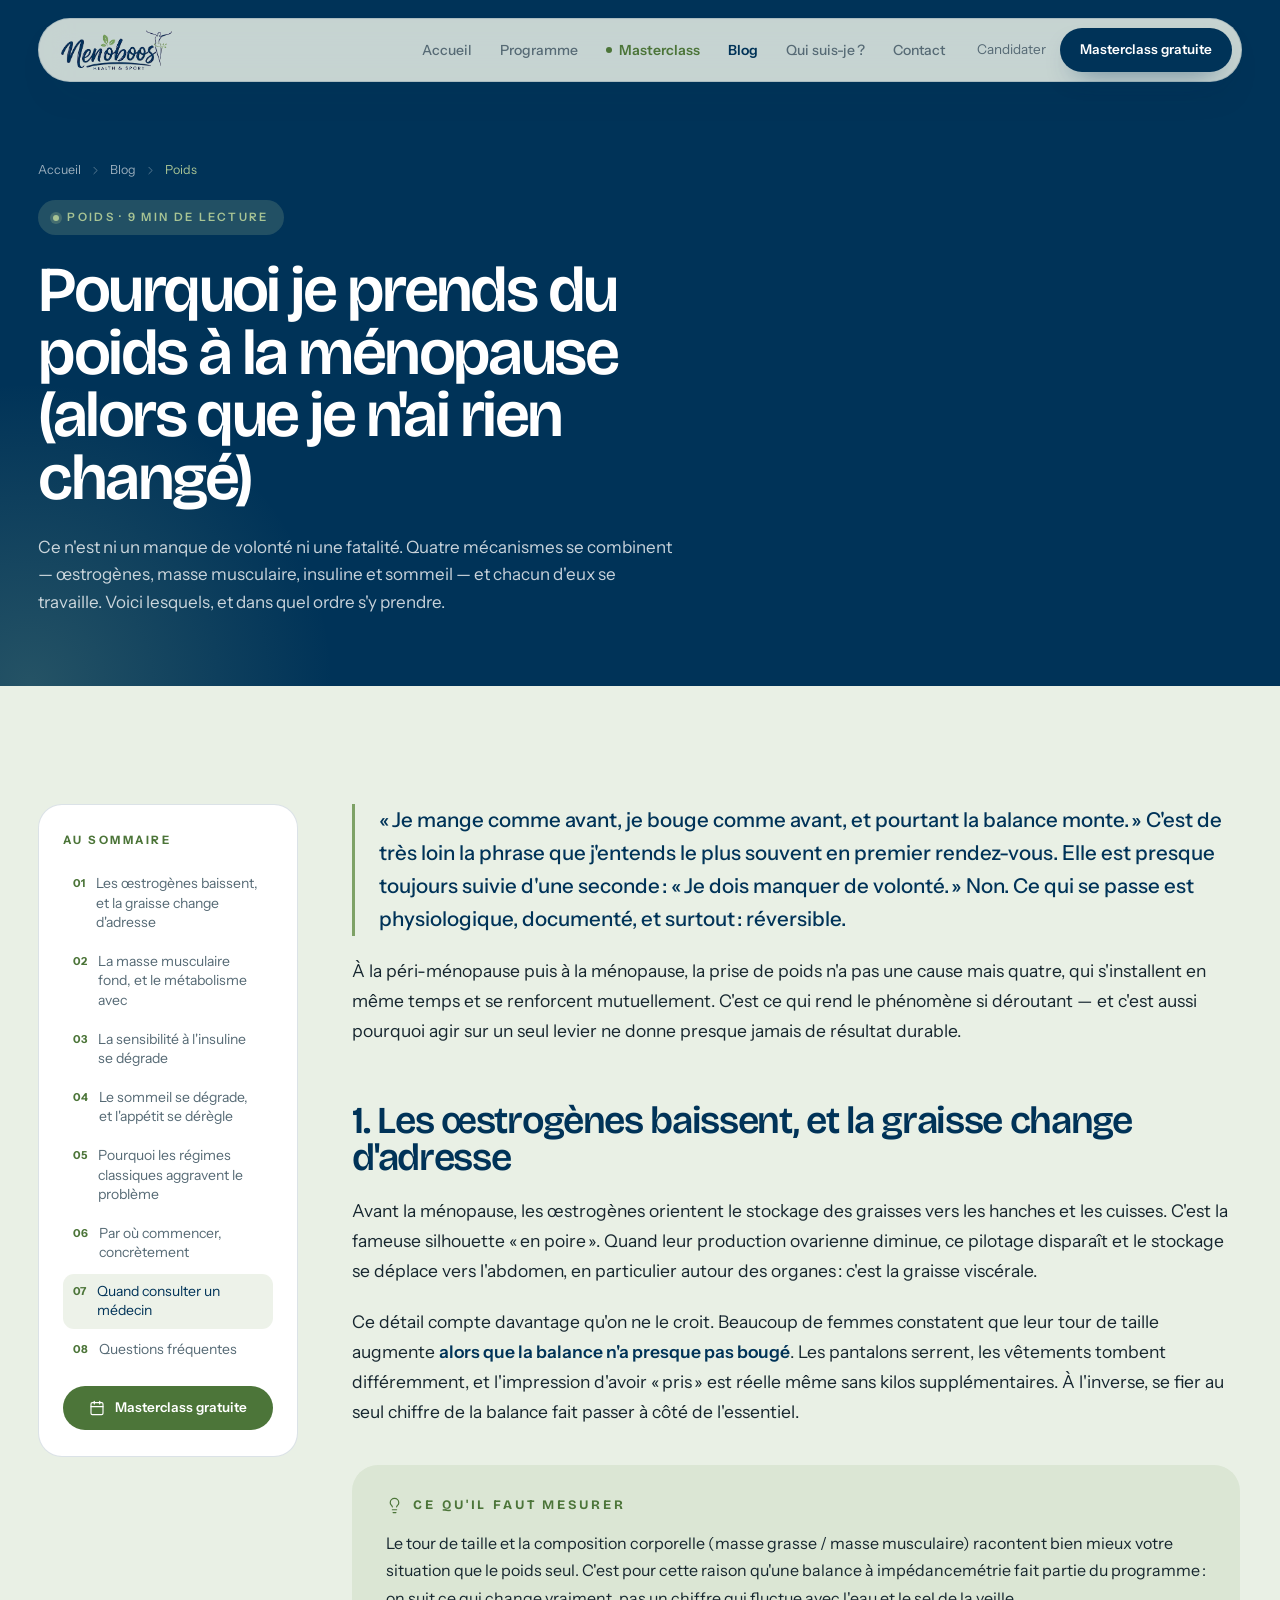
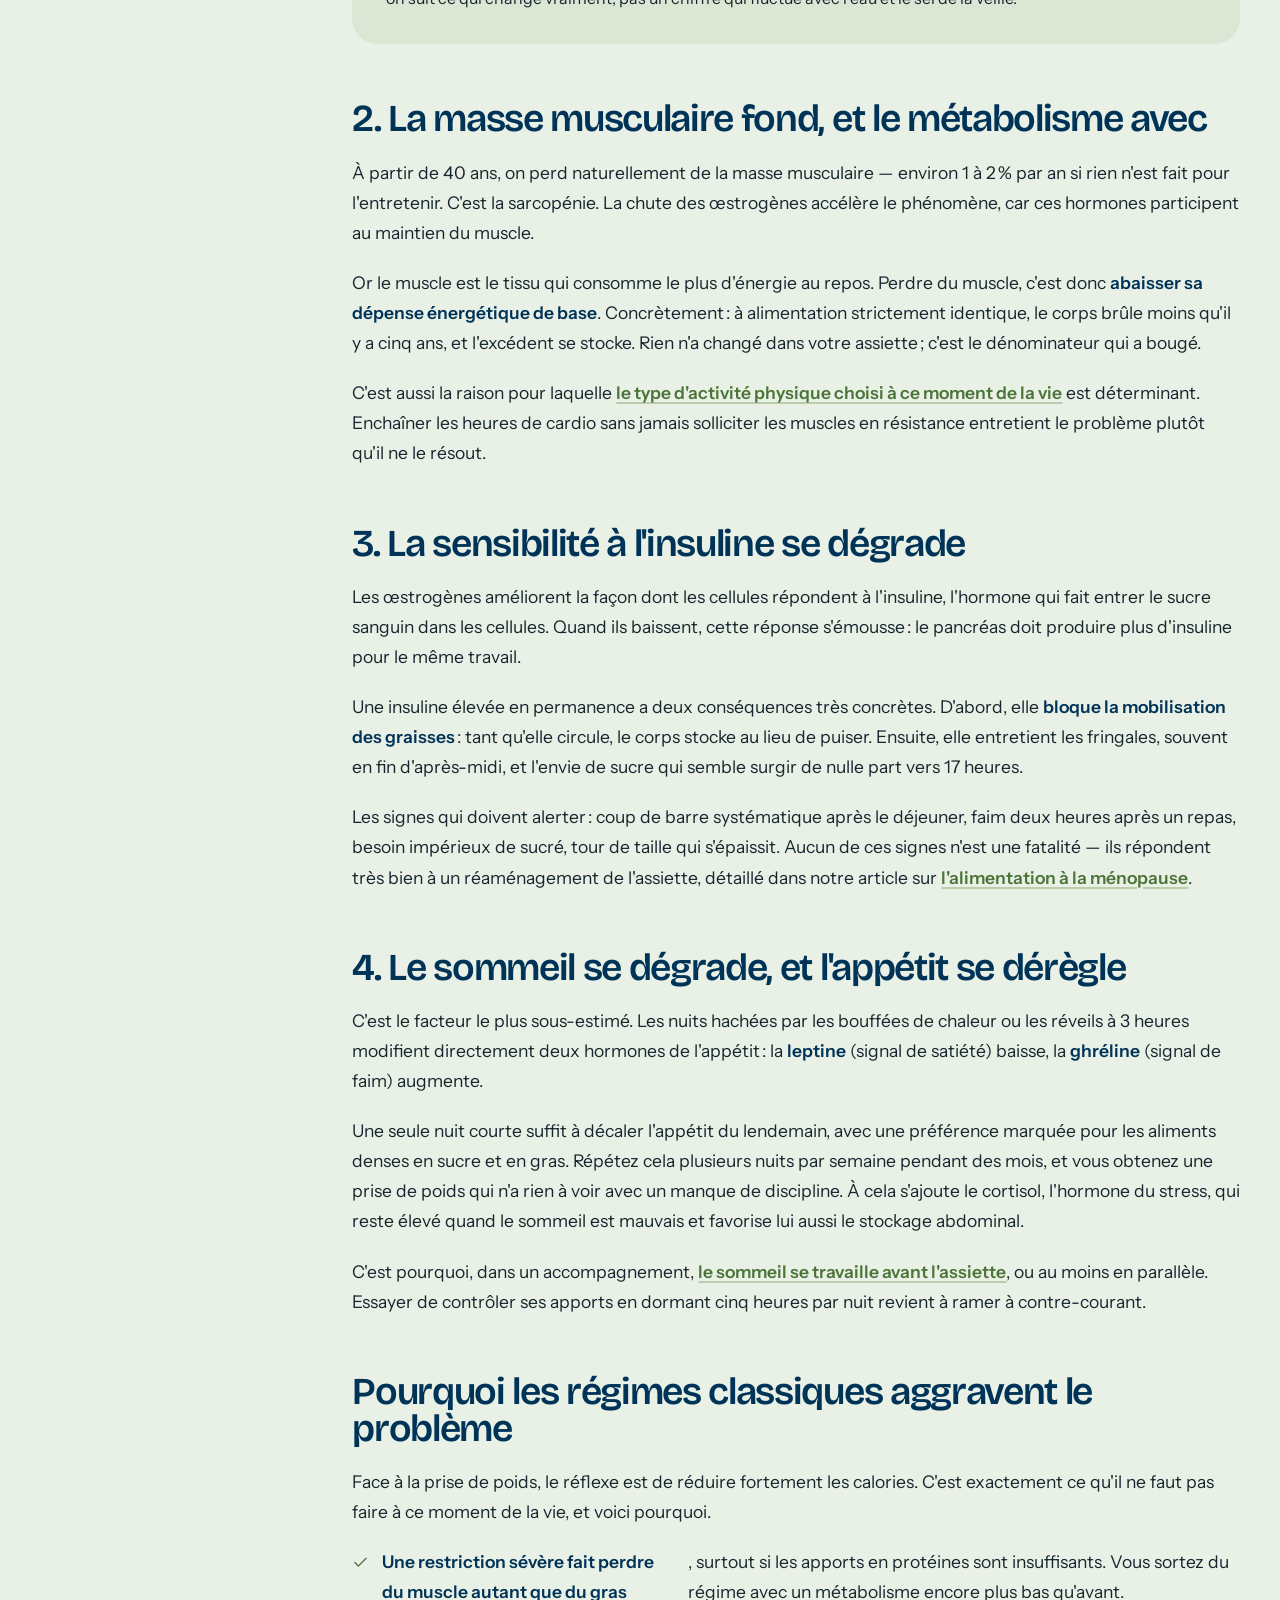
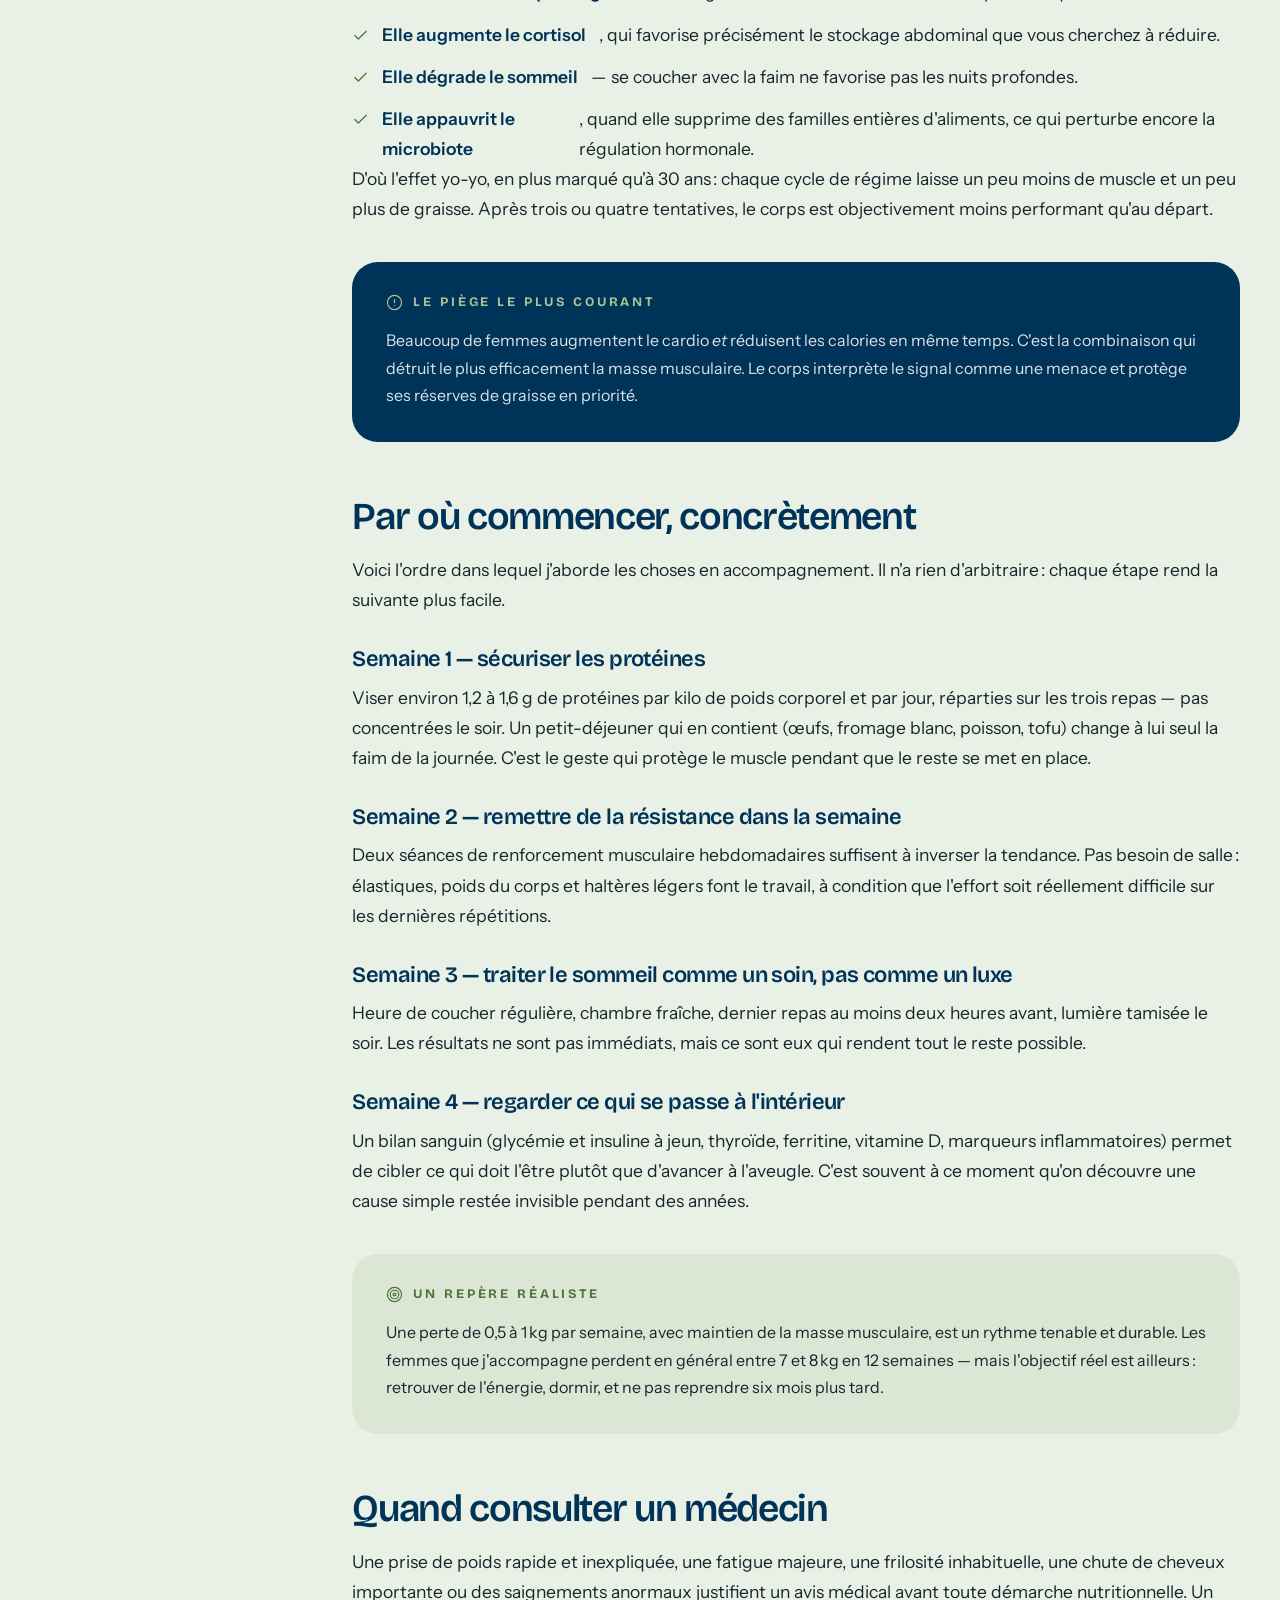
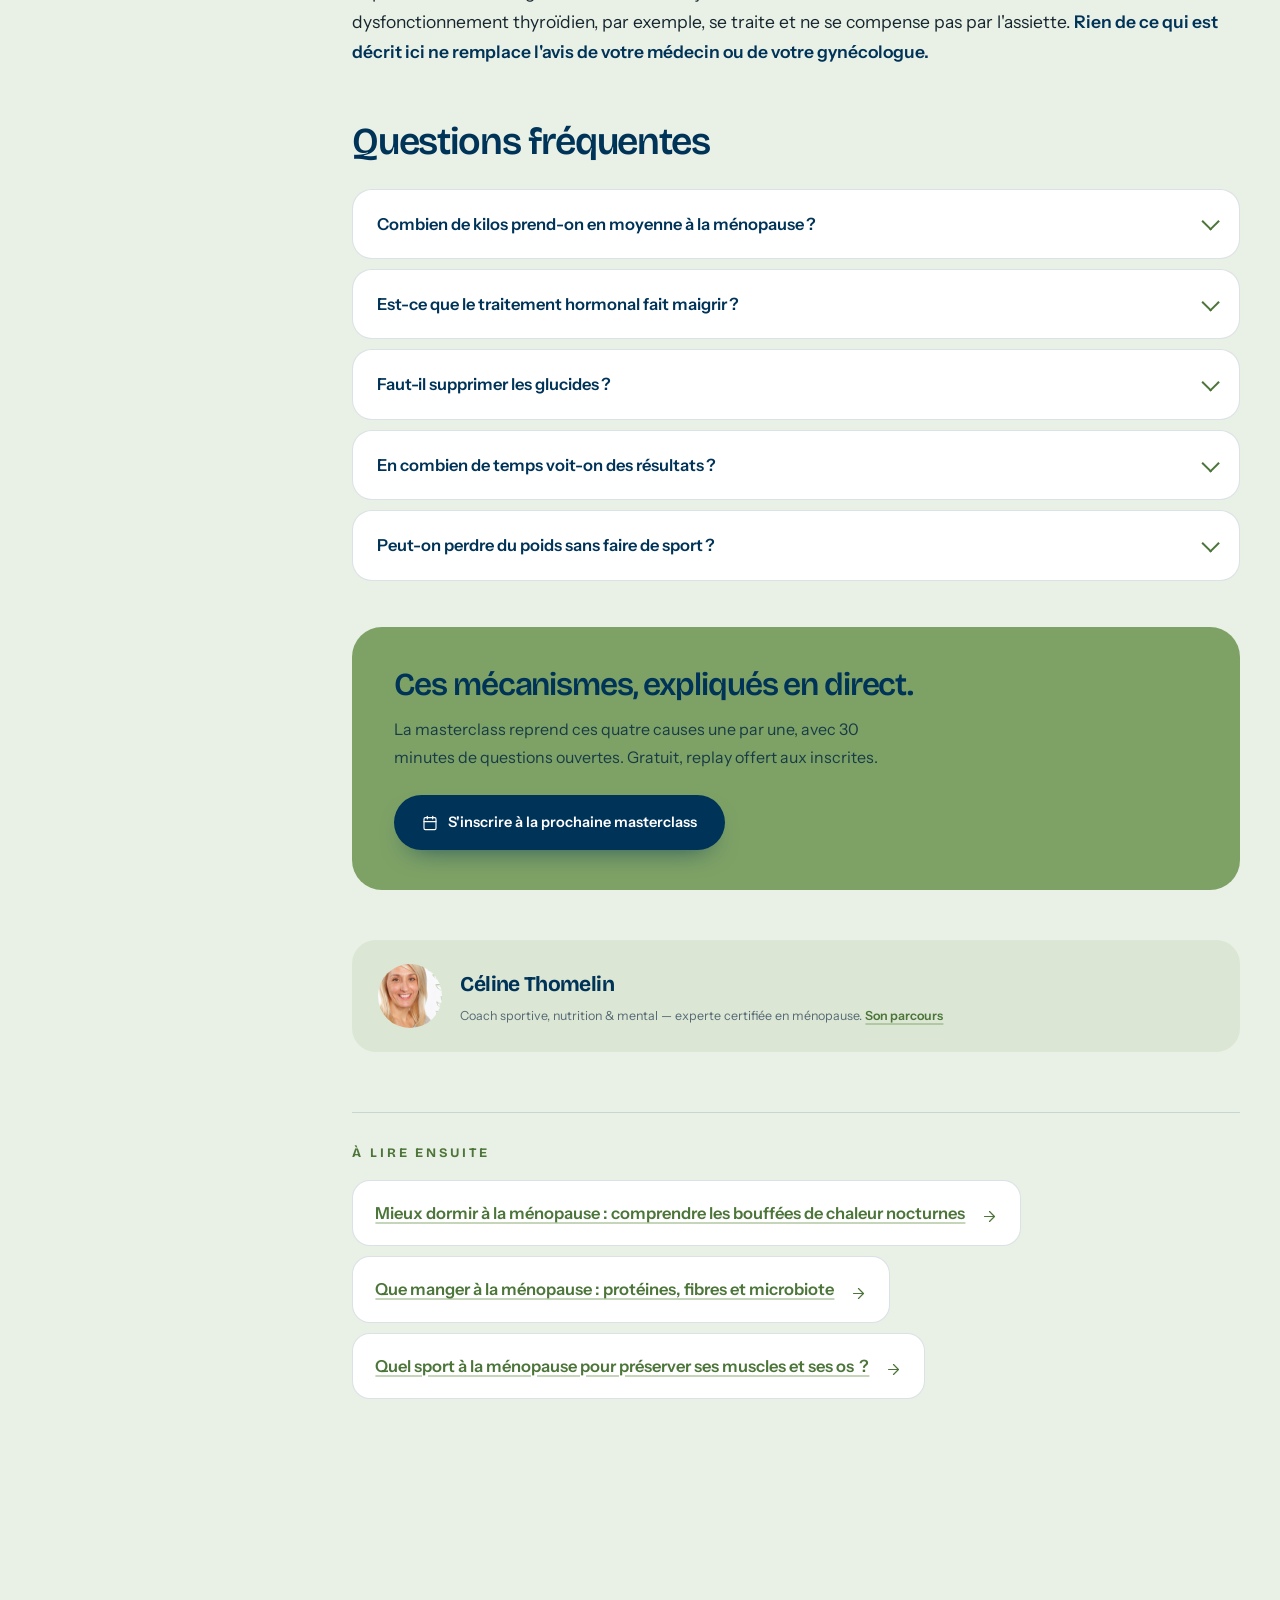
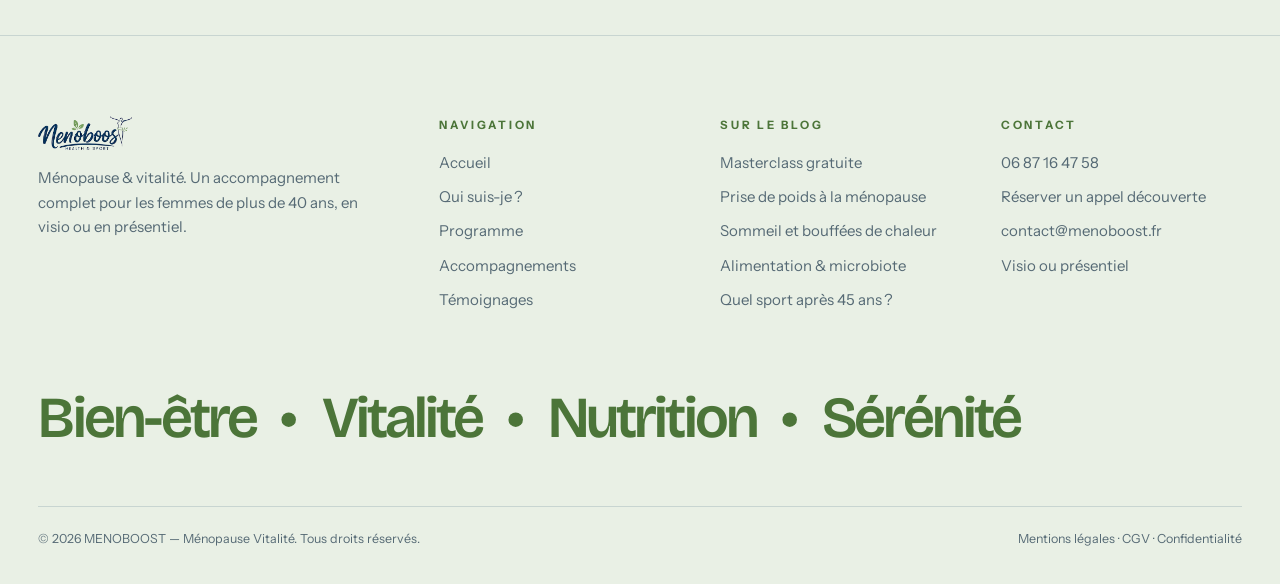
<file: blog/prise-de-poids-menopause.html>
<!DOCTYPE html>
<html lang="fr">
<head>
<meta charset="utf-8">
<meta name="viewport" content="width=device-width, initial-scale=1">
<title>Prise de poids à la ménopause : les 4 vraies causes (et quoi faire) | MENOBOOST</title>
<meta name="description" content="Œstrogènes, masse musculaire, insuline, sommeil : les quatre mécanismes qui expliquent la prise de poids à la ménopause, pourquoi les régimes l'aggravent, et par quoi commencer semaine après semaine.">
<link rel="canonical" href="https://www.menoboost.fr/blog/prise-de-poids-menopause.html">
<meta name="robots" content="index,follow,max-image-preview:large">
<meta name="author" content="Céline Thomelin">
<meta property="og:type" content="article">
<meta property="og:locale" content="fr_FR">
<meta property="og:site_name" content="MENOBOOST">
<meta property="og:title" content="Pourquoi je prends du poids à la ménopause alors que je n'ai rien changé">
<meta property="og:description" content="Œstrogènes, masse musculaire, insuline, sommeil : les quatre mécanismes qui expliquent la prise de poids à la ménopause, pourquoi les régimes l'aggravent, et par quoi commencer semaine après semaine.">
<meta property="og:url" content="https://www.menoboost.fr/blog/prise-de-poids-menopause.html">
<meta property="og:image" content="https://www.menoboost.fr/images/pierres.jpg">
<meta property="article:published_time" content="2026-09-17">
<meta property="article:author" content="Céline Thomelin">
<meta name="twitter:card" content="summary_large_image">
<link rel="icon" href="../images/logo-menoboost.png">
<link rel="preconnect" href="https://fonts.googleapis.com">
<link rel="preconnect" href="https://fonts.gstatic.com" crossorigin>
<link href="https://fonts.googleapis.com/css2?family=Bricolage+Grotesque:opsz,wght@12..96,200..800&family=Instrument+Sans:ital,wght@0,400..700;1,400..700&display=swap" rel="stylesheet">
<link rel="stylesheet" href="../assets/style.css">
</head>
<body>

<svg width="0" height="0" style="position:absolute" aria-hidden="true">
  <symbol id="i-scale" viewBox="0 0 24 24"><path d="m16 16 3-8 3 8c-.87.65-1.92 1-3 1s-2.13-.35-3-1Z"/><path d="m2 16 3-8 3 8c-.87.65-1.92 1-3 1s-2.13-.35-3-1Z"/><path d="M7 21h10"/><path d="M12 3v18"/><path d="M3 7h2c2 0 5-1 7-2 2 1 5 2 7 2h2"/></symbol>
  <symbol id="i-sunrise" viewBox="0 0 24 24"><path d="M12 2v6"/><path d="m4.93 10.93 1.41 1.41"/><path d="M2 18h2"/><path d="M20 18h2"/><path d="m19.07 10.93-1.41 1.41"/><path d="M22 22H2"/><path d="m8 6 4-4 4 4"/><path d="M16 18a4 4 0 0 0-8 0"/></symbol>
  <symbol id="i-moon" viewBox="0 0 24 24"><path d="M12 3a6 6 0 0 0 9 9 9 9 0 1 1-9-9Z"/></symbol>
  <symbol id="i-thermometer" viewBox="0 0 24 24"><path d="M14 4v10.54a4 4 0 1 1-4 0V4a2 2 0 0 1 4 0Z"/></symbol>
  <symbol id="i-zap" viewBox="0 0 24 24"><path d="M4 14a1 1 0 0 1-.78-1.63l9.9-10.2a.5.5 0 0 1 .86.46l-1.92 6.02A1 1 0 0 0 13 10h7a1 1 0 0 1 .78 1.63l-9.9 10.2a.5.5 0 0 1-.86-.46l1.92-6.02A1 1 0 0 0 11 14Z"/></symbol>
  <symbol id="i-heart" viewBox="0 0 24 24"><path d="M19 14c1.49-1.46 3-3.21 3-5.5A5.5 5.5 0 0 0 16.5 3c-1.76 0-3 .5-4.5 2-1.5-1.5-2.74-2-4.5-2A5.5 5.5 0 0 0 2 8.5c0 2.3 1.5 4.05 3 5.5l7 7Z"/></symbol>
  <symbol id="i-activity" viewBox="0 0 24 24"><path d="M22 12h-2.48a2 2 0 0 0-1.93 1.46l-2.35 8.36a.25.25 0 0 1-.48 0L9.24 2.18a.25.25 0 0 0-.48 0l-2.35 8.36A2 2 0 0 1 4.49 12H2"/></symbol>
  <symbol id="i-salad" viewBox="0 0 24 24"><path d="M7 21h10"/><path d="M12 21a9 9 0 0 0 9-9H3a9 9 0 0 0 9 9Z"/><path d="M11.38 12a2.4 2.4 0 0 1-.4-4.77 2.4 2.4 0 0 1 3.2-2.77 2.4 2.4 0 0 1 3.47-.63 2.4 2.4 0 0 1 3.37 3.37 2.4 2.4 0 0 1-1.1 3.7"/><path d="M13 12a2 2 0 0 0-4 0"/></symbol>
  <symbol id="i-brain" viewBox="0 0 24 24"><path d="M12 5a3 3 0 1 0-5.997.125 4 4 0 0 0-2.526 5.77 4 4 0 0 0 .556 6.588A4 4 0 1 0 12 18Z"/><path d="M12 5a3 3 0 1 1 5.997.125 4 4 0 0 1 2.526 5.77 4 4 0 0 1-.556 6.588A4 4 0 1 1 12 18Z"/><path d="M15 13a4.5 4.5 0 0 1-3-4 4.5 4.5 0 0 1-3 4"/></symbol>
  <symbol id="i-pill" viewBox="0 0 24 24"><path d="m10.5 20.5 10-10a4.95 4.95 0 1 0-7-7l-10 10a4.95 4.95 0 1 0 7 7Z"/><path d="m8.5 8.5 7 7"/></symbol>
  <symbol id="i-check" viewBox="0 0 24 24"><path d="M20 6 9 17l-5-5"/></symbol>
  <symbol id="i-arrow-right" viewBox="0 0 24 24"><path d="M5 12h14"/><path d="m12 5 7 7-7 7"/></symbol>
  <symbol id="i-chevron-right" viewBox="0 0 24 24"><path d="m9 18 6-6-6-6"/></symbol>
  <symbol id="i-star" viewBox="0 0 24 24"><path d="M11.55 2.6a.5.5 0 0 1 .9 0l2.5 5.07 5.6.81a.5.5 0 0 1 .28.86l-4.05 3.95.96 5.57a.5.5 0 0 1-.73.53L12 16.76l-5.01 2.63a.5.5 0 0 1-.73-.53l.96-5.57-4.05-3.95a.5.5 0 0 1 .28-.86l5.6-.81Z"/></symbol>
  <symbol id="i-dot" viewBox="0 0 24 24"><circle cx="12" cy="12" r="10"/></symbol>
  <symbol id="i-quote" viewBox="0 0 24 24"><path d="M10 4H5a1 1 0 0 0-1 1v5a1 1 0 0 0 1 1h3v1a3 3 0 0 1-3 3v2a5 5 0 0 0 5-5V5a1 1 0 0 0-1-1Zm9 0h-5a1 1 0 0 0-1 1v5a1 1 0 0 0 1 1h3v1a3 3 0 0 1-3 3v2a5 5 0 0 0 5-5V5a1 1 0 0 0-1-1Z"/></symbol>
  <symbol id="i-phone" viewBox="0 0 24 24"><path d="M13.83 19a15 15 0 0 1-8.83-8.83l1.64-1.63a2 2 0 0 0 .5-2L6.3 4.3a2 2 0 0 0-2-1.3H3a2 2 0 0 0-2 2.2 18 18 0 0 0 16 16 2 2 0 0 0 2.2-2v-1.3a2 2 0 0 0-1.3-2l-2.25-.83a2 2 0 0 0-2 .5Z"/></symbol>
  <symbol id="i-calendar" viewBox="0 0 24 24"><path d="M8 2v4"/><path d="M16 2v4"/><rect width="18" height="18" x="3" y="4" rx="2"/><path d="M3 10h18"/></symbol>
  <symbol id="i-scale-2" viewBox="0 0 24 24"><rect width="18" height="18" x="3" y="3" rx="3"/><path d="M8 13h8"/><path d="M12 8v5"/></symbol>
  <symbol id="i-watch" viewBox="0 0 24 24"><circle cx="12" cy="12" r="6"/><path d="M12 10v2l1.5 1"/><path d="M9 2h6l.5 4"/><path d="M9 22h6l.5-4"/></symbol>
  <symbol id="i-search" viewBox="0 0 24 24"><circle cx="11" cy="11" r="8"/><path d="m21 21-4.3-4.3"/></symbol>
  <symbol id="i-flask" viewBox="0 0 24 24"><path d="M9 2v6.2a2 2 0 0 1-.3 1L4 17.5A2.5 2.5 0 0 0 6.1 21h11.8a2.5 2.5 0 0 0 2.1-3.5l-4.7-8.3a2 2 0 0 1-.3-1V2"/><path d="M8 2h8"/><path d="M6.6 15h10.8"/></symbol>
  <symbol id="i-handshake" viewBox="0 0 24 24"><path d="m11 17 2 2a1 1 0 1 0 3-3"/><path d="m14 14 2.5 2.5a1 1 0 1 0 3-3l-3.9-3.9a2 2 0 0 1 0-2.8l.8-.8a2 2 0 0 1 2.8 0L21 8"/><path d="M3 8l2.8-2.8a2 2 0 0 1 2.8 0l3.9 3.9a1 1 0 0 1 0 1.4l-1.6 1.6a1 1 0 0 1-1.4 0L7 9.6"/></symbol>
  <symbol id="i-video" viewBox="0 0 24 24"><path d="m16 13 5.2 3.1a.5.5 0 0 0 .8-.4V8.3a.5.5 0 0 0-.8-.4L16 11"/><rect width="14" height="12" x="2" y="6" rx="2"/></symbol>
  <symbol id="i-users" viewBox="0 0 24 24"><path d="M16 21v-2a4 4 0 0 0-4-4H6a4 4 0 0 0-4 4v2"/><circle cx="9" cy="7" r="4"/><path d="M22 21v-2a4 4 0 0 0-3-3.87"/><path d="M16 3.13a4 4 0 0 1 0 7.75"/></symbol>
  <symbol id="i-clock" viewBox="0 0 24 24"><circle cx="12" cy="12" r="10"/><path d="M12 6v6l4 2"/></symbol>
  <symbol id="i-mail" viewBox="0 0 24 24"><rect width="20" height="16" x="2" y="4" rx="2"/><path d="m22 7-8.97 5.7a1.94 1.94 0 0 1-2.06 0L2 7"/></symbol>
  <symbol id="i-user" viewBox="0 0 24 24"><path d="M19 21v-2a4 4 0 0 0-4-4H9a4 4 0 0 0-4 4v2"/><circle cx="12" cy="7" r="4"/></symbol>
  <symbol id="i-sparkles" viewBox="0 0 24 24"><path d="M9.9 2.6a.5.5 0 0 1 .95 0l1.28 3.83a.5.5 0 0 0 .32.32l3.83 1.28a.5.5 0 0 1 0 .95l-3.83 1.28a.5.5 0 0 0-.32.32l-1.28 3.83a.5.5 0 0 1-.95 0L8.62 10.6a.5.5 0 0 0-.32-.32L4.47 9a.5.5 0 0 1 0-.95l3.83-1.28a.5.5 0 0 0 .32-.32Z"/><path d="M18 14l.7 2.1 2.1.7-2.1.7-.7 2.1-.7-2.1-2.1-.7 2.1-.7Z"/><path d="M5 16l.5 1.5L7 18l-1.5.5L5 20l-.5-1.5L3 18l1.5-.5Z"/></symbol>
  <symbol id="i-book" viewBox="0 0 24 24"><path d="M12 7v14"/><path d="M3 18a1 1 0 0 1-1-1V4a1 1 0 0 1 1-1h5a4 4 0 0 1 4 4 4 4 0 0 1 4-4h5a1 1 0 0 1 1 1v13a1 1 0 0 1-1 1h-6a3 3 0 0 0-3 3 3 3 0 0 0-3-3Z"/></symbol>
  <symbol id="i-arrow-left" viewBox="0 0 24 24"><path d="M19 12H5"/><path d="m12 19-7-7 7-7"/></symbol>
  <symbol id="i-shield" viewBox="0 0 24 24"><path d="M20 13c0 5-3.5 7.5-7.66 8.95a1 1 0 0 1-.67-.01C7.5 20.5 4 18 4 13V6a1 1 0 0 1 1-1c2 0 4.5-1.2 6.24-2.72a1.17 1.17 0 0 1 1.52 0C14.51 3.81 17 5 19 5a1 1 0 0 1 1 1Z"/><path d="m9 12 2 2 4-4"/></symbol>
  <symbol id="i-target" viewBox="0 0 24 24"><circle cx="12" cy="12" r="10"/><circle cx="12" cy="12" r="6"/><circle cx="12" cy="12" r="2"/></symbol>
  <symbol id="i-lock" viewBox="0 0 24 24"><rect width="18" height="11" x="3" y="11" rx="2"/><path d="M7 11V7a5 5 0 0 1 10 0v4"/></symbol>
  <symbol id="i-bulb" viewBox="0 0 24 24"><path d="M15 14c.2-1 .7-1.7 1.5-2.5 1-.9 1.5-2.2 1.5-3.5A6 6 0 0 0 6 8c0 1 .2 2.2 1.5 3.5.7.7 1.3 1.5 1.5 2.5"/><path d="M9 18h6"/><path d="M10 22h4"/></symbol>
  <symbol id="i-droplet" viewBox="0 0 24 24"><path d="M12 22a7 7 0 0 0 7-7c0-2-1-3.9-3-5.5s-3.5-4-4-6.5c-.5 2.5-2 4.9-4 6.5S5 13 5 15a7 7 0 0 0 7 7Z"/></symbol>
  <symbol id="i-dumbbell" viewBox="0 0 24 24"><path d="M14.4 14.4 9.6 9.6"/><path d="M18.66 15.66a2 2 0 1 0 2.83-2.83l-1.42-1.41a2 2 0 1 0-2.82 2.82Z"/><path d="M3.34 8.34a2 2 0 1 1-2.83 2.83"/><path d="m6.51 5.51 1.42 1.42"/><path d="M8.34 3.34a2 2 0 0 0-2.83 0L4.1 4.76a2 2 0 0 0 0 2.82l1.42 1.42a2 2 0 0 0 2.82 0l1.42-1.42a2 2 0 0 0 0-2.82Z"/><path d="M15.66 18.66a2 2 0 0 0 2.83 0l1.41-1.42a2 2 0 0 0 0-2.82l-1.41-1.42a2 2 0 0 0-2.83 0l-1.41 1.42a2 2 0 0 0 0 2.82Z"/></symbol>
  <symbol id="i-alert" viewBox="0 0 24 24"><circle cx="12" cy="12" r="10"/><path d="M12 8v4"/><path d="M12 16h.01"/></symbol>
  <symbol id="i-bone" viewBox="0 0 24 24"><path d="M17 10c.7-.7 1.69 0 2.5 0a2.5 2.5 0 1 0 0-5 2.5 2.5 0 0 0-2.4-2.5 2.5 2.5 0 0 0-2.5 2.5c0 .81.7 1.8 0 2.5l-5.1 5.1c-.7.7-1.69 0-2.5 0a2.5 2.5 0 0 0 0 5A2.5 2.5 0 0 0 9.5 22a2.5 2.5 0 0 0 0-5c0-.81-.7-1.8 0-2.5Z"/></symbol>
</svg>

<header>
  <div class="wrap nav">
    <a href="../index.html" class="logo"><img src="../images/logo-menoboost.png" alt="Ménoboost — Health &amp; Sport"></a>
    <nav class="links">
      <a href="../index.html">Accueil</a><a href="../index.html#programme">Programme</a>
      <a href="../masterclass.html" class="hot">Masterclass</a><a href="index.html" class="on">Blog</a>
      <a href="../index.html#about">Qui suis-je&#8239;?</a><a href="../index.html#contact">Contact</a>
    </nav>
    <div class="nav-end">
      <a href="../masterclass.html#candidature">Candidater</a>
      <a href="../masterclass.html" class="btn btn-dark btn-sm">Masterclass gratuite</a>
    </div>
    <button class="burger" id="burger" type="button" aria-label="Ouvrir le menu" aria-expanded="false" aria-controls="mobile-menu">
      <span></span><span></span><span></span>
    </button>
  </div>
  <div class="wrap"><div class="mnav" id="mobile-menu" aria-hidden="true">
    <a class="ml" href="../index.html">Accueil<svg class="i"><use href="#i-chevron-right"/></svg></a>
    <a class="ml" href="../masterclass.html">Masterclass gratuite<svg class="i"><use href="#i-chevron-right"/></svg></a>
    <a class="ml" href="index.html">Blog<svg class="i"><use href="#i-chevron-right"/></svg></a>
    <a class="ml" href="../index.html#about">Qui suis-je&#8239;?<svg class="i"><use href="#i-chevron-right"/></svg></a>
    <a class="ml" href="../index.html#programme">Programme<svg class="i"><use href="#i-chevron-right"/></svg></a>
    <a class="ml" href="../index.html#contact">Contact<svg class="i"><use href="#i-chevron-right"/></svg></a>
    <div class="mnav-foot">
      <a href="../masterclass.html" class="btn btn-out">Réserver ma place</a>
      <a href="tel:+33687164758" class="btn btn-green"><svg class="i"><use href="#i-phone"/></svg>06 87 16 47 58</a>
    </div>
  </div></div>
</header>

<div class="page-hero">
  <div class="wrap">
    <nav class="crumbs" aria-label="Fil d'Ariane">
      <a href="../index.html">Accueil</a><svg class="i"><use href="#i-chevron-right"/></svg>
      <a href="index.html">Blog</a><svg class="i"><use href="#i-chevron-right"/></svg>
      <span aria-current="page">Poids</span>
    </nav>
    <span class="tag" style="margin-top:20px">Poids · 9 min de lecture</span>
    <h1>Pourquoi je prends du poids à la ménopause (alors que je n'ai rien changé)</h1>
    <p class="lede">Ce n'est ni un manque de volonté ni une fatalité. Quatre mécanismes se combinent — œstrogènes, masse musculaire, insuline et sommeil — et chacun d'eux se travaille. Voici lesquels, et dans quel ordre s'y prendre.</p>
  </div>
</div>

<section>
  <div class="wrap article">
    <aside class="toc">
      <h5>Au sommaire</h5>
      <ol>
        <li><a href="#redistribution">Les œstrogènes baissent, et la graisse change d'adresse</a></li>
        <li><a href="#muscle">La masse musculaire fond, et le métabolisme avec</a></li>
        <li><a href="#insuline">La sensibilité à l'insuline se dégrade</a></li>
        <li><a href="#sommeil">Le sommeil se dégrade, et l'appétit se dérègle</a></li>
        <li><a href="#regimes">Pourquoi les régimes classiques aggravent le problème</a></li>
        <li><a href="#commencer">Par où commencer, concrètement</a></li>
        <li><a href="#medical">Quand consulter un médecin</a></li>
        <li><a href="#faq">Questions fréquentes</a></li>
      </ol>
      <a href="../masterclass.html" class="btn btn-green btn-sm"><svg class="i"><use href="#i-calendar"/></svg>Masterclass gratuite</a>
    </aside>

    <article class="article-body rv">
      <p class="chapo">«&#8239;Je mange comme avant, je bouge comme avant, et pourtant la balance monte.&#8239;» C'est de très loin la phrase que j'entends le plus souvent en premier rendez-vous. Elle est presque toujours suivie d'une seconde&#8239;: «&#8239;Je dois manquer de volonté.&#8239;» Non. Ce qui se passe est physiologique, documenté, et surtout&#8239;: réversible.</p>

      <p>À la péri-ménopause puis à la ménopause, la prise de poids n'a pas une cause mais quatre, qui s'installent en même temps et se renforcent mutuellement. C'est ce qui rend le phénomène si déroutant — et c'est aussi pourquoi agir sur un seul levier ne donne presque jamais de résultat durable.</p>

      <h2 id="redistribution">1. Les œstrogènes baissent, et la graisse change d'adresse</h2>
      <p>Avant la ménopause, les œstrogènes orientent le stockage des graisses vers les hanches et les cuisses. C'est la fameuse silhouette «&#8239;en poire&#8239;». Quand leur production ovarienne diminue, ce pilotage disparaît et le stockage se déplace vers l'abdomen, en particulier autour des organes&#8239;: c'est la graisse viscérale.</p>
      <p>Ce détail compte davantage qu'on ne le croit. Beaucoup de femmes constatent que leur tour de taille augmente <strong>alors que la balance n'a presque pas bougé</strong>. Les pantalons serrent, les vêtements tombent différemment, et l'impression d'avoir «&#8239;pris&#8239;» est réelle même sans kilos supplémentaires. À l'inverse, se fier au seul chiffre de la balance fait passer à côté de l'essentiel.</p>
      <div class="aside-box">
        <h4><svg class="i"><use href="#i-bulb"/></svg>Ce qu'il faut mesurer</h4>
        <p>Le tour de taille et la composition corporelle (masse grasse / masse musculaire) racontent bien mieux votre situation que le poids seul. C'est pour cette raison qu'une balance à impédancemétrie fait partie du programme&#8239;: on suit ce qui change vraiment, pas un chiffre qui fluctue avec l'eau et le sel de la veille.</p>
      </div>

      <h2 id="muscle">2. La masse musculaire fond, et le métabolisme avec</h2>
      <p>À partir de 40 ans, on perd naturellement de la masse musculaire — environ 1 à 2&#8239;% par an si rien n'est fait pour l'entretenir. C'est la sarcopénie. La chute des œstrogènes accélère le phénomène, car ces hormones participent au maintien du muscle.</p>
      <p>Or le muscle est le tissu qui consomme le plus d'énergie au repos. Perdre du muscle, c'est donc <strong>abaisser sa dépense énergétique de base</strong>. Concrètement&#8239;: à alimentation strictement identique, le corps brûle moins qu'il y a cinq ans, et l'excédent se stocke. Rien n'a changé dans votre assiette&#8239;; c'est le dénominateur qui a bougé.</p>
      <p>C'est aussi la raison pour laquelle <a href="sport-menopause-muscle-os.html">le type d'activité physique choisi à ce moment de la vie</a> est déterminant. Enchaîner les heures de cardio sans jamais solliciter les muscles en résistance entretient le problème plutôt qu'il ne le résout.</p>

      <h2 id="insuline">3. La sensibilité à l'insuline se dégrade</h2>
      <p>Les œstrogènes améliorent la façon dont les cellules répondent à l'insuline, l'hormone qui fait entrer le sucre sanguin dans les cellules. Quand ils baissent, cette réponse s'émousse&#8239;: le pancréas doit produire plus d'insuline pour le même travail.</p>
      <p>Une insuline élevée en permanence a deux conséquences très concrètes. D'abord, elle <strong>bloque la mobilisation des graisses</strong>&#8239;: tant qu'elle circule, le corps stocke au lieu de puiser. Ensuite, elle entretient les fringales, souvent en fin d'après-midi, et l'envie de sucre qui semble surgir de nulle part vers 17 heures.</p>
      <p>Les signes qui doivent alerter&#8239;: coup de barre systématique après le déjeuner, faim deux heures après un repas, besoin impérieux de sucré, tour de taille qui s'épaissit. Aucun de ces signes n'est une fatalité — ils répondent très bien à un réaménagement de l'assiette, détaillé dans notre article sur <a href="alimentation-menopause-microbiote.html">l'alimentation à la ménopause</a>.</p>

      <h2 id="sommeil">4. Le sommeil se dégrade, et l'appétit se dérègle</h2>
      <p>C'est le facteur le plus sous-estimé. Les nuits hachées par les bouffées de chaleur ou les réveils à 3 heures modifient directement deux hormones de l'appétit&#8239;: la <strong>leptine</strong> (signal de satiété) baisse, la <strong>ghréline</strong> (signal de faim) augmente.</p>
      <p>Une seule nuit courte suffit à décaler l'appétit du lendemain, avec une préférence marquée pour les aliments denses en sucre et en gras. Répétez cela plusieurs nuits par semaine pendant des mois, et vous obtenez une prise de poids qui n'a rien à voir avec un manque de discipline. À cela s'ajoute le cortisol, l'hormone du stress, qui reste élevé quand le sommeil est mauvais et favorise lui aussi le stockage abdominal.</p>
      <p>C'est pourquoi, dans un accompagnement, <a href="mieux-dormir-menopause.html">le sommeil se travaille avant l'assiette</a>, ou au moins en parallèle. Essayer de contrôler ses apports en dormant cinq heures par nuit revient à ramer à contre-courant.</p>

      <h2 id="regimes">Pourquoi les régimes classiques aggravent le problème</h2>
      <p>Face à la prise de poids, le réflexe est de réduire fortement les calories. C'est exactement ce qu'il ne faut pas faire à ce moment de la vie, et voici pourquoi.</p>
      <ul>
        <li><svg class="i"><use href="#i-check"/></svg><strong>Une restriction sévère fait perdre du muscle autant que du gras</strong>, surtout si les apports en protéines sont insuffisants. Vous sortez du régime avec un métabolisme encore plus bas qu'avant.</li>
        <li><svg class="i"><use href="#i-check"/></svg><strong>Elle augmente le cortisol</strong>, qui favorise précisément le stockage abdominal que vous cherchez à réduire.</li>
        <li><svg class="i"><use href="#i-check"/></svg><strong>Elle dégrade le sommeil</strong> — se coucher avec la faim ne favorise pas les nuits profondes.</li>
        <li><svg class="i"><use href="#i-check"/></svg><strong>Elle appauvrit le microbiote</strong>, quand elle supprime des familles entières d'aliments, ce qui perturbe encore la régulation hormonale.</li>
      </ul>
      <p>D'où l'effet yo-yo, en plus marqué qu'à 30 ans&#8239;: chaque cycle de régime laisse un peu moins de muscle et un peu plus de graisse. Après trois ou quatre tentatives, le corps est objectivement moins performant qu'au départ.</p>

      <div class="aside-box navy">
        <h4><svg class="i"><use href="#i-alert"/></svg>Le piège le plus courant</h4>
        <p>Beaucoup de femmes augmentent le cardio <em>et</em> réduisent les calories en même temps. C'est la combinaison qui détruit le plus efficacement la masse musculaire. Le corps interprète le signal comme une menace et protège ses réserves de graisse en priorité.</p>
      </div>

      <h2 id="commencer">Par où commencer, concrètement</h2>
      <p>Voici l'ordre dans lequel j'aborde les choses en accompagnement. Il n'a rien d'arbitraire&#8239;: chaque étape rend la suivante plus facile.</p>

      <h3>Semaine 1 — sécuriser les protéines</h3>
      <p>Viser environ 1,2 à 1,6 g de protéines par kilo de poids corporel et par jour, réparties sur les trois repas — pas concentrées le soir. Un petit-déjeuner qui en contient (œufs, fromage blanc, poisson, tofu) change à lui seul la faim de la journée. C'est le geste qui protège le muscle pendant que le reste se met en place.</p>

      <h3>Semaine 2 — remettre de la résistance dans la semaine</h3>
      <p>Deux séances de renforcement musculaire hebdomadaires suffisent à inverser la tendance. Pas besoin de salle&#8239;: élastiques, poids du corps et haltères légers font le travail, à condition que l'effort soit réellement difficile sur les dernières répétitions.</p>

      <h3>Semaine 3 — traiter le sommeil comme un soin, pas comme un luxe</h3>
      <p>Heure de coucher régulière, chambre fraîche, dernier repas au moins deux heures avant, lumière tamisée le soir. Les résultats ne sont pas immédiats, mais ce sont eux qui rendent tout le reste possible.</p>

      <h3>Semaine 4 — regarder ce qui se passe à l'intérieur</h3>
      <p>Un bilan sanguin (glycémie et insuline à jeun, thyroïde, ferritine, vitamine D, marqueurs inflammatoires) permet de cibler ce qui doit l'être plutôt que d'avancer à l'aveugle. C'est souvent à ce moment qu'on découvre une cause simple restée invisible pendant des années.</p>

      <div class="aside-box">
        <h4><svg class="i"><use href="#i-target"/></svg>Un repère réaliste</h4>
        <p>Une perte de 0,5 à 1&#8239;kg par semaine, avec maintien de la masse musculaire, est un rythme tenable et durable. Les femmes que j'accompagne perdent en général entre 7 et 8&#8239;kg en 12 semaines — mais l'objectif réel est ailleurs&#8239;: retrouver de l'énergie, dormir, et ne pas reprendre six mois plus tard.</p>
      </div>

      <h2 id="medical">Quand consulter un médecin</h2>
      <p>Une prise de poids rapide et inexpliquée, une fatigue majeure, une frilosité inhabituelle, une chute de cheveux importante ou des saignements anormaux justifient un avis médical avant toute démarche nutritionnelle. Un dysfonctionnement thyroïdien, par exemple, se traite et ne se compense pas par l'assiette. <strong>Rien de ce qui est décrit ici ne remplace l'avis de votre médecin ou de votre gynécologue.</strong></p>

      <h2 id="faq">Questions fréquentes</h2>
      <div class="faq">
        <details>
          <summary>Combien de kilos prend-on en moyenne à la ménopause&#8239;?</summary>
          <div class="a">La plupart des femmes prennent entre 2 et 5&#8239;kg sur la période de transition, mais le chiffre varie beaucoup d'une personne à l'autre. Ce qui est plus constant, c'est la redistribution vers l'abdomen&#8239;: le tour de taille augmente même chez celles dont le poids reste stable.</div>
        </details>
        <details>
          <summary>Est-ce que le traitement hormonal fait maigrir&#8239;?</summary>
          <div class="a">Non, ce n'est pas son objectif. Le traitement hormonal de la ménopause limite en revanche la redistribution abdominale des graisses et améliore souvent le sommeil, ce qui facilite indirectement la gestion du poids. La décision appartient à votre médecin, en fonction de vos antécédents.</div>
        </details>
        <details>
          <summary>Faut-il supprimer les glucides&#8239;?</summary>
          <div class="a">Non. Les supprimer dégrade le sommeil, l'humeur et les performances à l'effort, et prive le microbiote de fibres essentielles. Ce qui compte davantage&#8239;: leur qualité (aliments peu transformés, riches en fibres), leur quantité, et le fait de ne pas les consommer isolément mais avec des protéines et des lipides.</div>
        </details>
        <details>
          <summary>En combien de temps voit-on des résultats&#8239;?</summary>
          <div class="a">L'énergie et le sommeil s'améliorent souvent dès les deux à trois premières semaines. Les changements visibles sur la silhouette apparaissent généralement entre la quatrième et la sixième semaine. C'est précisément pour cela que le programme dure 12 semaines&#8239;: c'est le temps nécessaire pour que les changements tiennent.</div>
        </details>
        <details>
          <summary>Peut-on perdre du poids sans faire de sport&#8239;?</summary>
          <div class="a">On peut perdre du poids, mais on perd alors beaucoup de muscle avec — et le métabolisme baisse d'autant, ce qui prépare la reprise. Deux séances de renforcement par semaine suffisent à changer complètement la nature de la perte.</div>
        </details>
      </div>

      <div class="post-cta">
        <h4>Ces mécanismes, expliqués en direct.</h4>
        <p>La masterclass reprend ces quatre causes une par une, avec 30 minutes de questions ouvertes. Gratuit, replay offert aux inscrites.</p>
        <a href="../masterclass.html#inscription" class="btn btn-dark"><svg class="i"><use href="#i-calendar"/></svg>S'inscrire à la prochaine masterclass</a>
      </div>

      <div class="author">
        <div class="ph"><img src="../images/celine-avatar.jpg" alt="Céline Thomelin" loading="lazy"></div>
        <div>
          <div class="n">Céline Thomelin</div>
          <div class="r">Coach sportive, nutrition &amp; mental — experte certifiée en ménopause.
            <a href="../index.html#about">Son parcours</a></div>
        </div>
      </div>

      <div class="related">
        <h4>À lire ensuite</h4>
        <ul>
          <li><a href="mieux-dormir-menopause.html">Mieux dormir à la ménopause : comprendre les bouffées de chaleur nocturnes<svg class="i"><use href="#i-arrow-right"/></svg></a></li>
          <li><a href="alimentation-menopause-microbiote.html">Que manger à la ménopause : protéines, fibres et microbiote<svg class="i"><use href="#i-arrow-right"/></svg></a></li>
          <li><a href="sport-menopause-muscle-os.html">Quel sport à la ménopause pour préserver ses muscles et ses os &#8239;?<svg class="i"><use href="#i-arrow-right"/></svg></a></li>
        </ul>
      </div>
    </article>
  </div>
</section>

<footer>
  <div class="wrap">
    <div class="f-grid">
      <div>
        <a href="../index.html" class="logo sm"><img src="../images/logo-menoboost.png" alt="Ménoboost — Health &amp; Sport"></a>
        <p style="margin-top:16px;max-width:34ch;color:var(--muted);font-size:15px">Ménopause &amp; vitalité. Un accompagnement complet pour les femmes de plus de 40 ans, en visio ou en présentiel.</p>
      </div>
      <div><h5>Navigation</h5><ul>
        <li><a href="../index.html">Accueil</a></li>
        <li><a href="../index.html#about">Qui suis-je&#8239;?</a></li>
        <li><a href="../index.html#programme">Programme</a></li>
        <li><a href="../index.html#accomp">Accompagnements</a></li>
        <li><a href="../index.html#temoignages">Témoignages</a></li>
      </ul></div>
      <div><h5>Sur le blog</h5><ul>
        <li><a href="../masterclass.html">Masterclass gratuite</a></li>
        <li><a href="../blog/prise-de-poids-menopause.html">Prise de poids à la ménopause</a></li>
        <li><a href="../blog/mieux-dormir-menopause.html">Sommeil et bouffées de chaleur</a></li>
        <li><a href="../blog/alimentation-menopause-microbiote.html">Alimentation &amp; microbiote</a></li>
        <li><a href="../blog/sport-menopause-muscle-os.html">Quel sport après 45 ans&#8239;?</a></li>
      </ul></div>
      <div><h5>Contact</h5><ul>
        <li><a href="tel:+33687164758">06 87 16 47 58</a></li>
        <li><a href="../masterclass.html#appel">Réserver un appel découverte</a></li>
        <li><a href="mailto:contact@menoboost.fr">contact@menoboost.fr</a></li>
        <li>Visio ou présentiel</li>
      </ul></div>
    </div>
    <div class="f-words">
      Bien-être <svg class="i fill"><use href="#i-dot"/></svg> Vitalité <svg class="i fill"><use href="#i-dot"/></svg> Nutrition <svg class="i fill"><use href="#i-dot"/></svg> Sérénité
    </div>
    <div class="f-bot">
      <span>© 2026 MENOBOOST — Ménopause Vitalité. Tous droits réservés.</span>
      <span>Mentions légales · CGV · Confidentialité</span>
    </div>
  </div>
</footer>

<script type="application/ld+json">
{
  "@context": "https://schema.org",
  "@graph": [
    {
      "@type": "BreadcrumbList",
      "itemListElement": [
        {
          "@type": "ListItem",
          "position": 1,
          "name": "Accueil",
          "item": "https://www.menoboost.fr/"
        },
        {
          "@type": "ListItem",
          "position": 2,
          "name": "Blog",
          "item": "https://www.menoboost.fr/blog/"
        },
        {
          "@type": "ListItem",
          "position": 3,
          "name": "Pourquoi je prends du poids à la ménopause (alors que je n'ai rien changé)",
          "item": "https://www.menoboost.fr/blog/prise-de-poids-menopause.html"
        }
      ]
    },
    {
      "@type": "BlogPosting",
      "mainEntityOfPage": {
        "@type": "WebPage",
        "@id": "https://www.menoboost.fr/blog/prise-de-poids-menopause.html"
      },
      "headline": "Pourquoi je prends du poids à la ménopause (alors que je n'ai rien changé)",
      "description": "Œstrogènes, masse musculaire, insuline, sommeil : les quatre mécanismes qui expliquent la prise de poids à la ménopause, pourquoi les régimes l'aggravent, et par quoi commencer semaine après semaine.",
      "image": "https://www.menoboost.fr/images/pierres.jpg",
      "datePublished": "2026-09-17",
      "dateModified": "2026-09-17",
      "inLanguage": "fr-FR",
      "wordCount": 1292,
      "articleSection": "Poids",
      "author": {
        "@type": "Person",
        "name": "Céline Thomelin",
        "jobTitle": "Coach sportive et experte certifiée en ménopause",
        "url": "https://www.menoboost.fr/#celine"
      },
      "publisher": {
        "@type": "Organization",
        "name": "MENOBOOST",
        "logo": {
          "@type": "ImageObject",
          "url": "https://www.menoboost.fr/images/logo-menoboost.png"
        }
      },
      "isPartOf": {
        "@id": "https://www.menoboost.fr/blog/#blog"
      }
    },
    {
      "@type": "FAQPage",
      "mainEntity": [
        {
          "@type": "Question",
          "name": "Combien de kilos prend-on en moyenne à la ménopause ?",
          "acceptedAnswer": {
            "@type": "Answer",
            "text": "La plupart des femmes prennent entre 2 et 5 kg sur la période de transition, mais le chiffre varie beaucoup d'une personne à l'autre. Ce qui est plus constant, c'est la redistribution vers l'abdomen : le tour de taille augmente même chez celles dont le poids reste stable."
          }
        },
        {
          "@type": "Question",
          "name": "Est-ce que le traitement hormonal fait maigrir ?",
          "acceptedAnswer": {
            "@type": "Answer",
            "text": "Non, ce n'est pas son objectif. Le traitement hormonal de la ménopause limite en revanche la redistribution abdominale des graisses et améliore souvent le sommeil, ce qui facilite indirectement la gestion du poids. La décision appartient à votre médecin, en fonction de vos antécédents."
          }
        },
        {
          "@type": "Question",
          "name": "Faut-il supprimer les glucides ?",
          "acceptedAnswer": {
            "@type": "Answer",
            "text": "Non. Les supprimer dégrade le sommeil, l'humeur et les performances à l'effort, et prive le microbiote de fibres essentielles. Ce qui compte davantage : leur qualité (aliments peu transformés, riches en fibres), leur quantité, et le fait de ne pas les consommer isolément mais avec des protéines et des lipides."
          }
        },
        {
          "@type": "Question",
          "name": "En combien de temps voit-on des résultats ?",
          "acceptedAnswer": {
            "@type": "Answer",
            "text": "L'énergie et le sommeil s'améliorent souvent dès les deux à trois premières semaines. Les changements visibles sur la silhouette apparaissent généralement entre la quatrième et la sixième semaine. C'est précisément pour cela que le programme dure 12 semaines : c'est le temps nécessaire pour que les changements tiennent."
          }
        },
        {
          "@type": "Question",
          "name": "Peut-on perdre du poids sans faire de sport ?",
          "acceptedAnswer": {
            "@type": "Answer",
            "text": "On peut perdre du poids, mais on perd alors beaucoup de muscle avec — et le métabolisme baisse d'autant, ce qui prépare la reprise. Deux séances de renforcement par semaine suffisent à changer complètement la nature de la perte."
          }
        }
      ]
    }
  ]
}
</script>
<script src="../assets/site.js" defer></script>
</body>
</html>
</file>
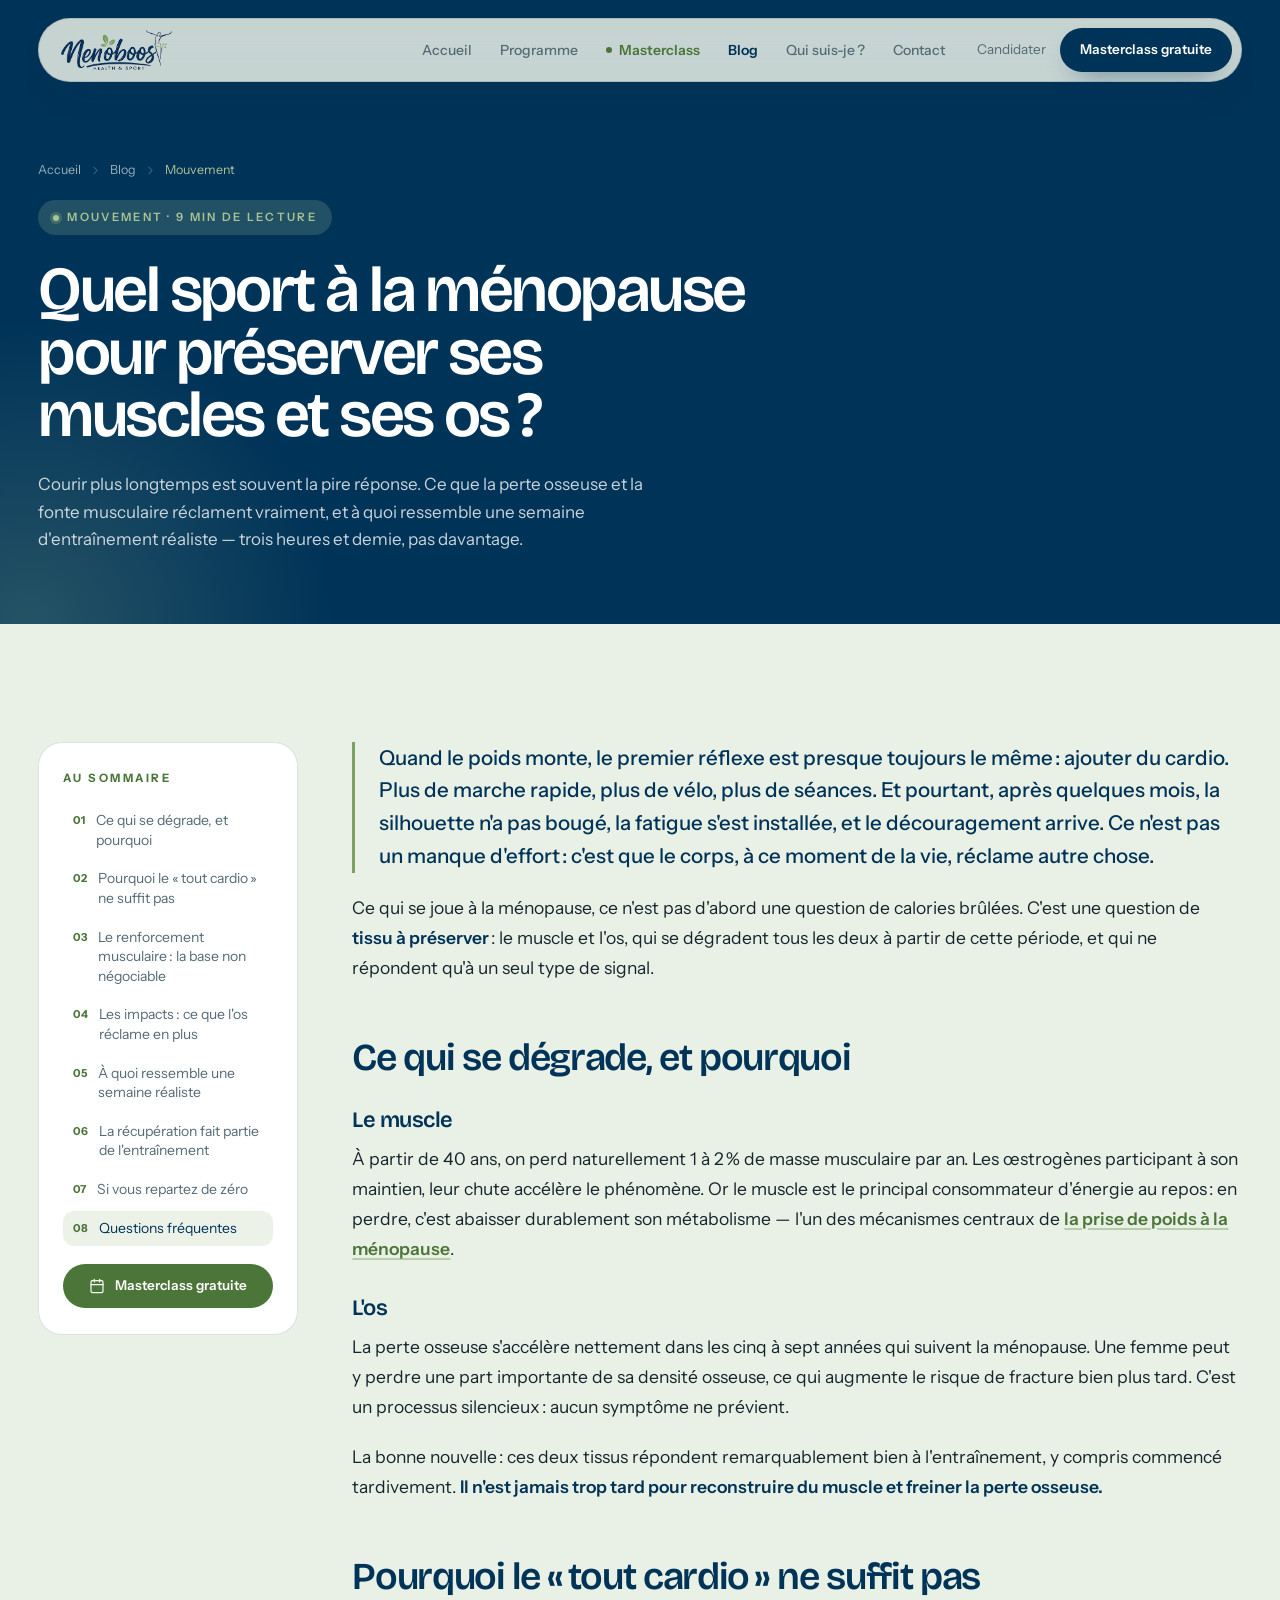
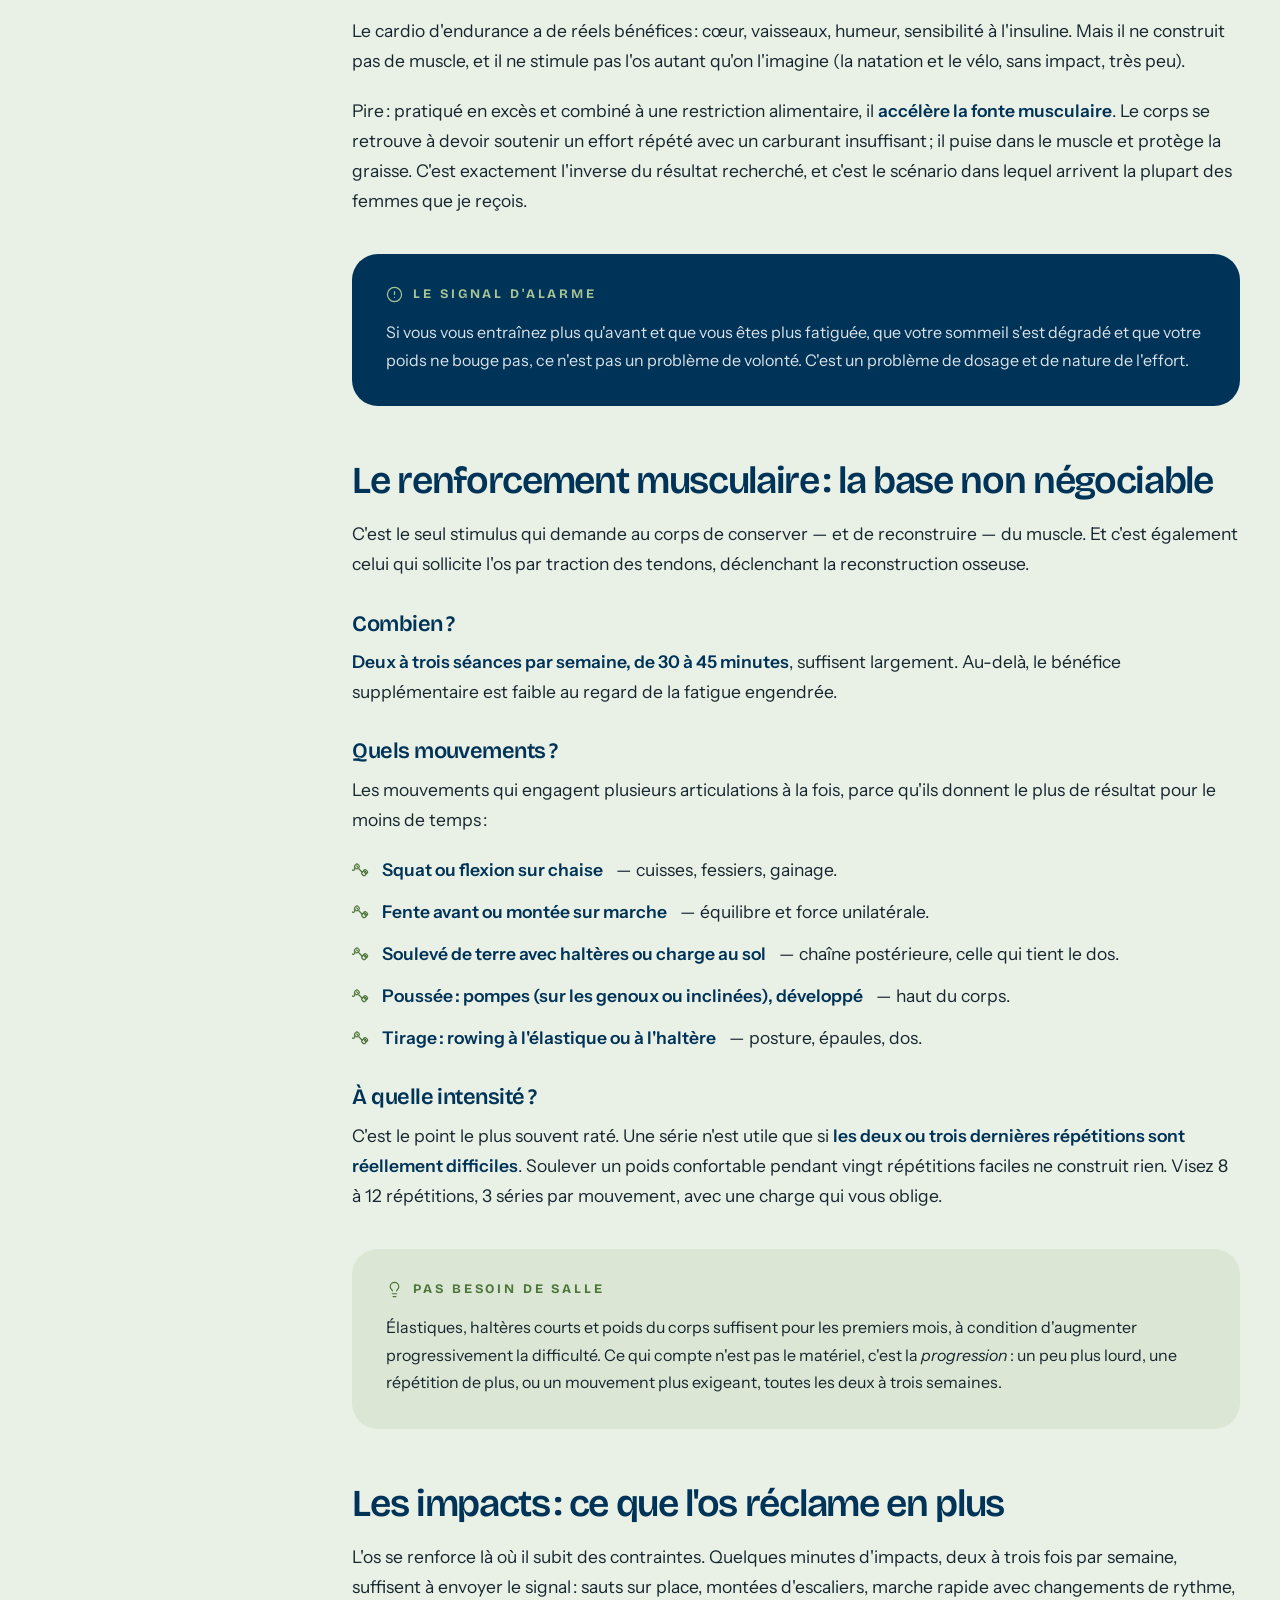
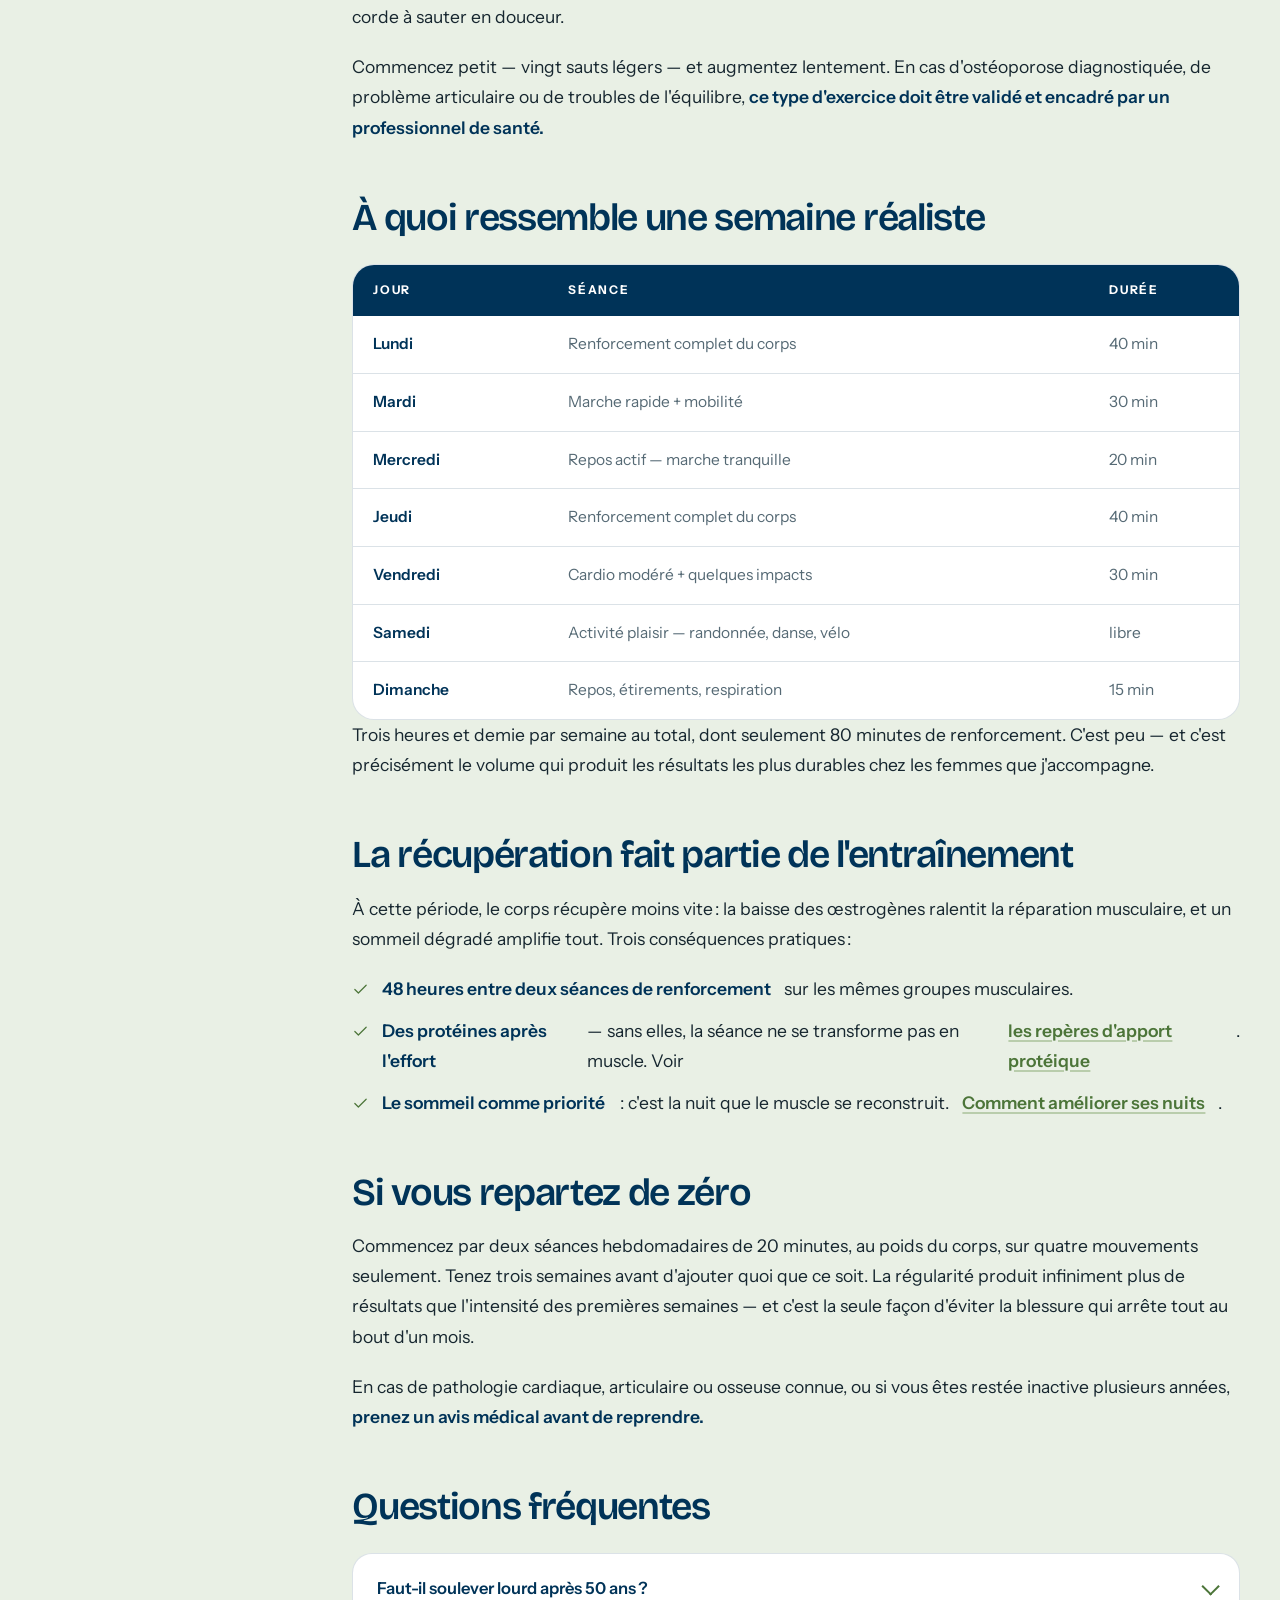
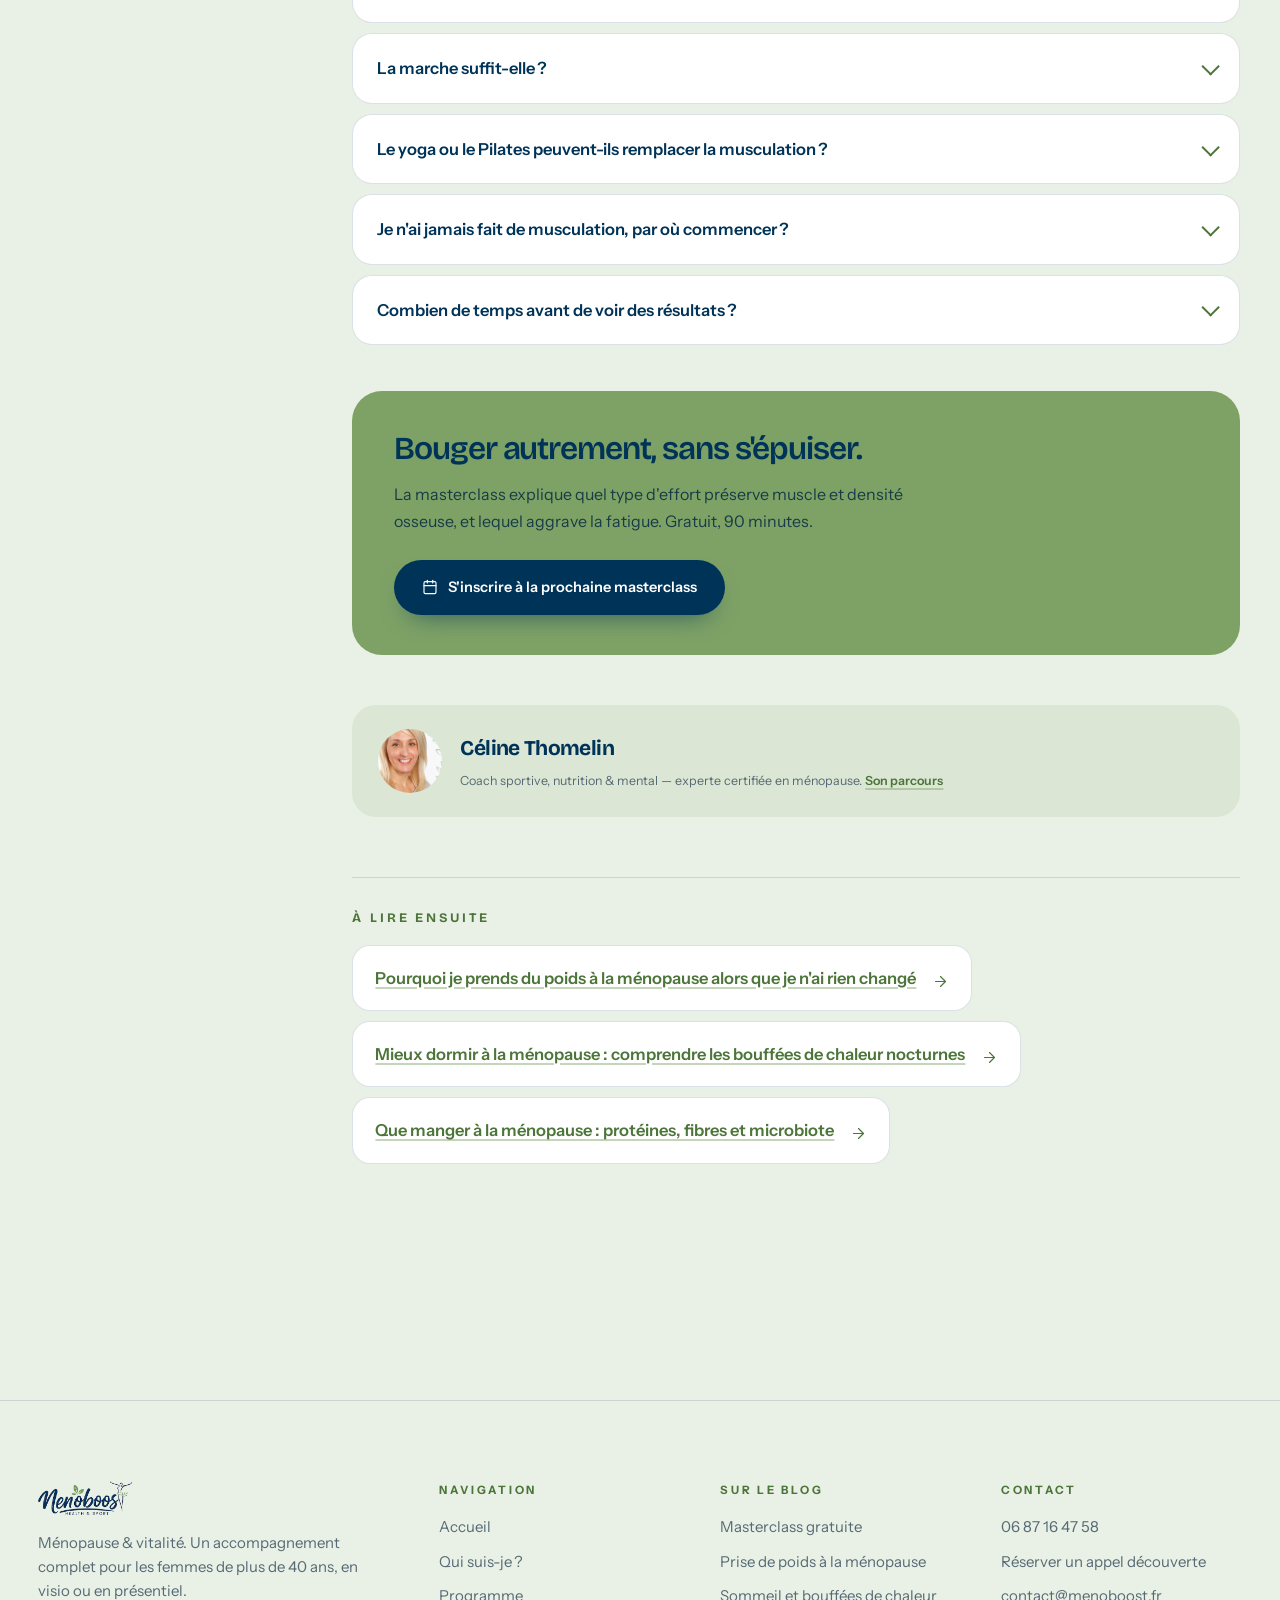
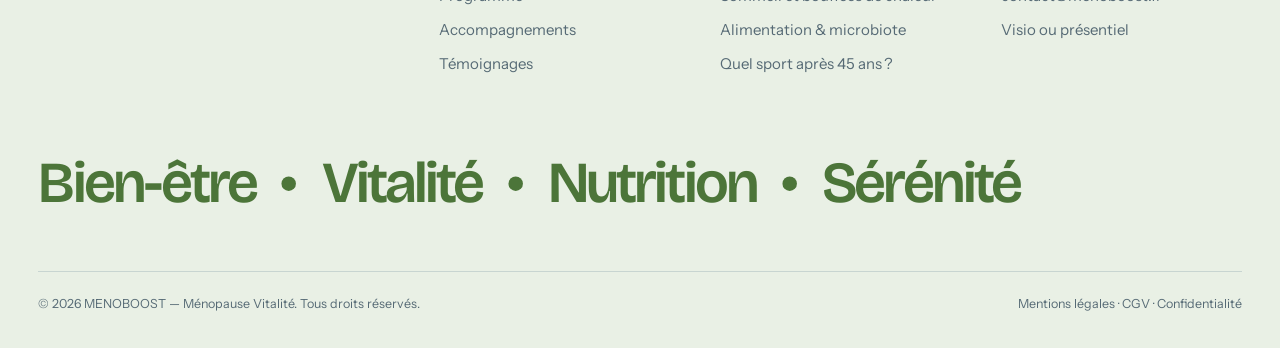
<file: blog/sport-menopause-muscle-os.html>
<!DOCTYPE html>
<html lang="fr">
<head>
<meta charset="utf-8">
<meta name="viewport" content="width=device-width, initial-scale=1">
<title>Quel sport à la ménopause pour préserver muscles et os ? | MENOBOOST</title>
<meta name="description" content="Pourquoi ajouter du cardio est souvent la pire réponse après 45 ans. Ce que la sarcopénie et la perte osseuse exigent réellement, les cinq mouvements de base, et une semaine d'entraînement qui tient dans une vie normale.">
<link rel="canonical" href="https://www.menoboost.fr/blog/sport-menopause-muscle-os.html">
<meta name="robots" content="index,follow,max-image-preview:large">
<meta name="author" content="Céline Thomelin">
<meta property="og:type" content="article">
<meta property="og:locale" content="fr_FR">
<meta property="og:site_name" content="MENOBOOST">
<meta property="og:title" content="Quel sport à la ménopause pour préserver ses muscles et ses os ?">
<meta property="og:description" content="Pourquoi ajouter du cardio est souvent la pire réponse après 45 ans. Ce que la sarcopénie et la perte osseuse exigent réellement, les cinq mouvements de base, et une semaine d'entraînement qui tient dans une vie normale.">
<meta property="og:url" content="https://www.menoboost.fr/blog/sport-menopause-muscle-os.html">
<meta property="og:image" content="https://www.menoboost.fr/images/offre-programme.avif">
<meta property="article:published_time" content="2026-09-17">
<meta property="article:author" content="Céline Thomelin">
<meta name="twitter:card" content="summary_large_image">
<link rel="icon" href="../images/logo-menoboost.png">
<link rel="preconnect" href="https://fonts.googleapis.com">
<link rel="preconnect" href="https://fonts.gstatic.com" crossorigin>
<link href="https://fonts.googleapis.com/css2?family=Bricolage+Grotesque:opsz,wght@12..96,200..800&family=Instrument+Sans:ital,wght@0,400..700;1,400..700&display=swap" rel="stylesheet">
<link rel="stylesheet" href="../assets/style.css">
</head>
<body>

<svg width="0" height="0" style="position:absolute" aria-hidden="true">
  <symbol id="i-scale" viewBox="0 0 24 24"><path d="m16 16 3-8 3 8c-.87.65-1.92 1-3 1s-2.13-.35-3-1Z"/><path d="m2 16 3-8 3 8c-.87.65-1.92 1-3 1s-2.13-.35-3-1Z"/><path d="M7 21h10"/><path d="M12 3v18"/><path d="M3 7h2c2 0 5-1 7-2 2 1 5 2 7 2h2"/></symbol>
  <symbol id="i-sunrise" viewBox="0 0 24 24"><path d="M12 2v6"/><path d="m4.93 10.93 1.41 1.41"/><path d="M2 18h2"/><path d="M20 18h2"/><path d="m19.07 10.93-1.41 1.41"/><path d="M22 22H2"/><path d="m8 6 4-4 4 4"/><path d="M16 18a4 4 0 0 0-8 0"/></symbol>
  <symbol id="i-moon" viewBox="0 0 24 24"><path d="M12 3a6 6 0 0 0 9 9 9 9 0 1 1-9-9Z"/></symbol>
  <symbol id="i-thermometer" viewBox="0 0 24 24"><path d="M14 4v10.54a4 4 0 1 1-4 0V4a2 2 0 0 1 4 0Z"/></symbol>
  <symbol id="i-zap" viewBox="0 0 24 24"><path d="M4 14a1 1 0 0 1-.78-1.63l9.9-10.2a.5.5 0 0 1 .86.46l-1.92 6.02A1 1 0 0 0 13 10h7a1 1 0 0 1 .78 1.63l-9.9 10.2a.5.5 0 0 1-.86-.46l1.92-6.02A1 1 0 0 0 11 14Z"/></symbol>
  <symbol id="i-heart" viewBox="0 0 24 24"><path d="M19 14c1.49-1.46 3-3.21 3-5.5A5.5 5.5 0 0 0 16.5 3c-1.76 0-3 .5-4.5 2-1.5-1.5-2.74-2-4.5-2A5.5 5.5 0 0 0 2 8.5c0 2.3 1.5 4.05 3 5.5l7 7Z"/></symbol>
  <symbol id="i-activity" viewBox="0 0 24 24"><path d="M22 12h-2.48a2 2 0 0 0-1.93 1.46l-2.35 8.36a.25.25 0 0 1-.48 0L9.24 2.18a.25.25 0 0 0-.48 0l-2.35 8.36A2 2 0 0 1 4.49 12H2"/></symbol>
  <symbol id="i-salad" viewBox="0 0 24 24"><path d="M7 21h10"/><path d="M12 21a9 9 0 0 0 9-9H3a9 9 0 0 0 9 9Z"/><path d="M11.38 12a2.4 2.4 0 0 1-.4-4.77 2.4 2.4 0 0 1 3.2-2.77 2.4 2.4 0 0 1 3.47-.63 2.4 2.4 0 0 1 3.37 3.37 2.4 2.4 0 0 1-1.1 3.7"/><path d="M13 12a2 2 0 0 0-4 0"/></symbol>
  <symbol id="i-brain" viewBox="0 0 24 24"><path d="M12 5a3 3 0 1 0-5.997.125 4 4 0 0 0-2.526 5.77 4 4 0 0 0 .556 6.588A4 4 0 1 0 12 18Z"/><path d="M12 5a3 3 0 1 1 5.997.125 4 4 0 0 1 2.526 5.77 4 4 0 0 1-.556 6.588A4 4 0 1 1 12 18Z"/><path d="M15 13a4.5 4.5 0 0 1-3-4 4.5 4.5 0 0 1-3 4"/></symbol>
  <symbol id="i-pill" viewBox="0 0 24 24"><path d="m10.5 20.5 10-10a4.95 4.95 0 1 0-7-7l-10 10a4.95 4.95 0 1 0 7 7Z"/><path d="m8.5 8.5 7 7"/></symbol>
  <symbol id="i-check" viewBox="0 0 24 24"><path d="M20 6 9 17l-5-5"/></symbol>
  <symbol id="i-arrow-right" viewBox="0 0 24 24"><path d="M5 12h14"/><path d="m12 5 7 7-7 7"/></symbol>
  <symbol id="i-chevron-right" viewBox="0 0 24 24"><path d="m9 18 6-6-6-6"/></symbol>
  <symbol id="i-star" viewBox="0 0 24 24"><path d="M11.55 2.6a.5.5 0 0 1 .9 0l2.5 5.07 5.6.81a.5.5 0 0 1 .28.86l-4.05 3.95.96 5.57a.5.5 0 0 1-.73.53L12 16.76l-5.01 2.63a.5.5 0 0 1-.73-.53l.96-5.57-4.05-3.95a.5.5 0 0 1 .28-.86l5.6-.81Z"/></symbol>
  <symbol id="i-dot" viewBox="0 0 24 24"><circle cx="12" cy="12" r="10"/></symbol>
  <symbol id="i-quote" viewBox="0 0 24 24"><path d="M10 4H5a1 1 0 0 0-1 1v5a1 1 0 0 0 1 1h3v1a3 3 0 0 1-3 3v2a5 5 0 0 0 5-5V5a1 1 0 0 0-1-1Zm9 0h-5a1 1 0 0 0-1 1v5a1 1 0 0 0 1 1h3v1a3 3 0 0 1-3 3v2a5 5 0 0 0 5-5V5a1 1 0 0 0-1-1Z"/></symbol>
  <symbol id="i-phone" viewBox="0 0 24 24"><path d="M13.83 19a15 15 0 0 1-8.83-8.83l1.64-1.63a2 2 0 0 0 .5-2L6.3 4.3a2 2 0 0 0-2-1.3H3a2 2 0 0 0-2 2.2 18 18 0 0 0 16 16 2 2 0 0 0 2.2-2v-1.3a2 2 0 0 0-1.3-2l-2.25-.83a2 2 0 0 0-2 .5Z"/></symbol>
  <symbol id="i-calendar" viewBox="0 0 24 24"><path d="M8 2v4"/><path d="M16 2v4"/><rect width="18" height="18" x="3" y="4" rx="2"/><path d="M3 10h18"/></symbol>
  <symbol id="i-scale-2" viewBox="0 0 24 24"><rect width="18" height="18" x="3" y="3" rx="3"/><path d="M8 13h8"/><path d="M12 8v5"/></symbol>
  <symbol id="i-watch" viewBox="0 0 24 24"><circle cx="12" cy="12" r="6"/><path d="M12 10v2l1.5 1"/><path d="M9 2h6l.5 4"/><path d="M9 22h6l.5-4"/></symbol>
  <symbol id="i-search" viewBox="0 0 24 24"><circle cx="11" cy="11" r="8"/><path d="m21 21-4.3-4.3"/></symbol>
  <symbol id="i-flask" viewBox="0 0 24 24"><path d="M9 2v6.2a2 2 0 0 1-.3 1L4 17.5A2.5 2.5 0 0 0 6.1 21h11.8a2.5 2.5 0 0 0 2.1-3.5l-4.7-8.3a2 2 0 0 1-.3-1V2"/><path d="M8 2h8"/><path d="M6.6 15h10.8"/></symbol>
  <symbol id="i-handshake" viewBox="0 0 24 24"><path d="m11 17 2 2a1 1 0 1 0 3-3"/><path d="m14 14 2.5 2.5a1 1 0 1 0 3-3l-3.9-3.9a2 2 0 0 1 0-2.8l.8-.8a2 2 0 0 1 2.8 0L21 8"/><path d="M3 8l2.8-2.8a2 2 0 0 1 2.8 0l3.9 3.9a1 1 0 0 1 0 1.4l-1.6 1.6a1 1 0 0 1-1.4 0L7 9.6"/></symbol>
  <symbol id="i-video" viewBox="0 0 24 24"><path d="m16 13 5.2 3.1a.5.5 0 0 0 .8-.4V8.3a.5.5 0 0 0-.8-.4L16 11"/><rect width="14" height="12" x="2" y="6" rx="2"/></symbol>
  <symbol id="i-users" viewBox="0 0 24 24"><path d="M16 21v-2a4 4 0 0 0-4-4H6a4 4 0 0 0-4 4v2"/><circle cx="9" cy="7" r="4"/><path d="M22 21v-2a4 4 0 0 0-3-3.87"/><path d="M16 3.13a4 4 0 0 1 0 7.75"/></symbol>
  <symbol id="i-clock" viewBox="0 0 24 24"><circle cx="12" cy="12" r="10"/><path d="M12 6v6l4 2"/></symbol>
  <symbol id="i-mail" viewBox="0 0 24 24"><rect width="20" height="16" x="2" y="4" rx="2"/><path d="m22 7-8.97 5.7a1.94 1.94 0 0 1-2.06 0L2 7"/></symbol>
  <symbol id="i-user" viewBox="0 0 24 24"><path d="M19 21v-2a4 4 0 0 0-4-4H9a4 4 0 0 0-4 4v2"/><circle cx="12" cy="7" r="4"/></symbol>
  <symbol id="i-sparkles" viewBox="0 0 24 24"><path d="M9.9 2.6a.5.5 0 0 1 .95 0l1.28 3.83a.5.5 0 0 0 .32.32l3.83 1.28a.5.5 0 0 1 0 .95l-3.83 1.28a.5.5 0 0 0-.32.32l-1.28 3.83a.5.5 0 0 1-.95 0L8.62 10.6a.5.5 0 0 0-.32-.32L4.47 9a.5.5 0 0 1 0-.95l3.83-1.28a.5.5 0 0 0 .32-.32Z"/><path d="M18 14l.7 2.1 2.1.7-2.1.7-.7 2.1-.7-2.1-2.1-.7 2.1-.7Z"/><path d="M5 16l.5 1.5L7 18l-1.5.5L5 20l-.5-1.5L3 18l1.5-.5Z"/></symbol>
  <symbol id="i-book" viewBox="0 0 24 24"><path d="M12 7v14"/><path d="M3 18a1 1 0 0 1-1-1V4a1 1 0 0 1 1-1h5a4 4 0 0 1 4 4 4 4 0 0 1 4-4h5a1 1 0 0 1 1 1v13a1 1 0 0 1-1 1h-6a3 3 0 0 0-3 3 3 3 0 0 0-3-3Z"/></symbol>
  <symbol id="i-arrow-left" viewBox="0 0 24 24"><path d="M19 12H5"/><path d="m12 19-7-7 7-7"/></symbol>
  <symbol id="i-shield" viewBox="0 0 24 24"><path d="M20 13c0 5-3.5 7.5-7.66 8.95a1 1 0 0 1-.67-.01C7.5 20.5 4 18 4 13V6a1 1 0 0 1 1-1c2 0 4.5-1.2 6.24-2.72a1.17 1.17 0 0 1 1.52 0C14.51 3.81 17 5 19 5a1 1 0 0 1 1 1Z"/><path d="m9 12 2 2 4-4"/></symbol>
  <symbol id="i-target" viewBox="0 0 24 24"><circle cx="12" cy="12" r="10"/><circle cx="12" cy="12" r="6"/><circle cx="12" cy="12" r="2"/></symbol>
  <symbol id="i-lock" viewBox="0 0 24 24"><rect width="18" height="11" x="3" y="11" rx="2"/><path d="M7 11V7a5 5 0 0 1 10 0v4"/></symbol>
  <symbol id="i-bulb" viewBox="0 0 24 24"><path d="M15 14c.2-1 .7-1.7 1.5-2.5 1-.9 1.5-2.2 1.5-3.5A6 6 0 0 0 6 8c0 1 .2 2.2 1.5 3.5.7.7 1.3 1.5 1.5 2.5"/><path d="M9 18h6"/><path d="M10 22h4"/></symbol>
  <symbol id="i-droplet" viewBox="0 0 24 24"><path d="M12 22a7 7 0 0 0 7-7c0-2-1-3.9-3-5.5s-3.5-4-4-6.5c-.5 2.5-2 4.9-4 6.5S5 13 5 15a7 7 0 0 0 7 7Z"/></symbol>
  <symbol id="i-dumbbell" viewBox="0 0 24 24"><path d="M14.4 14.4 9.6 9.6"/><path d="M18.66 15.66a2 2 0 1 0 2.83-2.83l-1.42-1.41a2 2 0 1 0-2.82 2.82Z"/><path d="M3.34 8.34a2 2 0 1 1-2.83 2.83"/><path d="m6.51 5.51 1.42 1.42"/><path d="M8.34 3.34a2 2 0 0 0-2.83 0L4.1 4.76a2 2 0 0 0 0 2.82l1.42 1.42a2 2 0 0 0 2.82 0l1.42-1.42a2 2 0 0 0 0-2.82Z"/><path d="M15.66 18.66a2 2 0 0 0 2.83 0l1.41-1.42a2 2 0 0 0 0-2.82l-1.41-1.42a2 2 0 0 0-2.83 0l-1.41 1.42a2 2 0 0 0 0 2.82Z"/></symbol>
  <symbol id="i-alert" viewBox="0 0 24 24"><circle cx="12" cy="12" r="10"/><path d="M12 8v4"/><path d="M12 16h.01"/></symbol>
  <symbol id="i-bone" viewBox="0 0 24 24"><path d="M17 10c.7-.7 1.69 0 2.5 0a2.5 2.5 0 1 0 0-5 2.5 2.5 0 0 0-2.4-2.5 2.5 2.5 0 0 0-2.5 2.5c0 .81.7 1.8 0 2.5l-5.1 5.1c-.7.7-1.69 0-2.5 0a2.5 2.5 0 0 0 0 5A2.5 2.5 0 0 0 9.5 22a2.5 2.5 0 0 0 0-5c0-.81-.7-1.8 0-2.5Z"/></symbol>
</svg>

<header>
  <div class="wrap nav">
    <a href="../index.html" class="logo"><img src="../images/logo-menoboost.png" alt="Ménoboost — Health &amp; Sport"></a>
    <nav class="links">
      <a href="../index.html">Accueil</a><a href="../index.html#programme">Programme</a>
      <a href="../masterclass.html" class="hot">Masterclass</a><a href="index.html" class="on">Blog</a>
      <a href="../index.html#about">Qui suis-je&#8239;?</a><a href="../index.html#contact">Contact</a>
    </nav>
    <div class="nav-end">
      <a href="../masterclass.html#candidature">Candidater</a>
      <a href="../masterclass.html" class="btn btn-dark btn-sm">Masterclass gratuite</a>
    </div>
    <button class="burger" id="burger" type="button" aria-label="Ouvrir le menu" aria-expanded="false" aria-controls="mobile-menu">
      <span></span><span></span><span></span>
    </button>
  </div>
  <div class="wrap"><div class="mnav" id="mobile-menu" aria-hidden="true">
    <a class="ml" href="../index.html">Accueil<svg class="i"><use href="#i-chevron-right"/></svg></a>
    <a class="ml" href="../masterclass.html">Masterclass gratuite<svg class="i"><use href="#i-chevron-right"/></svg></a>
    <a class="ml" href="index.html">Blog<svg class="i"><use href="#i-chevron-right"/></svg></a>
    <a class="ml" href="../index.html#about">Qui suis-je&#8239;?<svg class="i"><use href="#i-chevron-right"/></svg></a>
    <a class="ml" href="../index.html#programme">Programme<svg class="i"><use href="#i-chevron-right"/></svg></a>
    <a class="ml" href="../index.html#contact">Contact<svg class="i"><use href="#i-chevron-right"/></svg></a>
    <div class="mnav-foot">
      <a href="../masterclass.html" class="btn btn-out">Réserver ma place</a>
      <a href="tel:+33687164758" class="btn btn-green"><svg class="i"><use href="#i-phone"/></svg>06 87 16 47 58</a>
    </div>
  </div></div>
</header>

<div class="page-hero">
  <div class="wrap">
    <nav class="crumbs" aria-label="Fil d'Ariane">
      <a href="../index.html">Accueil</a><svg class="i"><use href="#i-chevron-right"/></svg>
      <a href="index.html">Blog</a><svg class="i"><use href="#i-chevron-right"/></svg>
      <span aria-current="page">Mouvement</span>
    </nav>
    <span class="tag" style="margin-top:20px">Mouvement · 9 min de lecture</span>
    <h1>Quel sport à la ménopause pour préserver ses muscles et ses os&#8239;?</h1>
    <p class="lede">Courir plus longtemps est souvent la pire réponse. Ce que la perte osseuse et la fonte musculaire réclament vraiment, et à quoi ressemble une semaine d'entraînement réaliste — trois heures et demie, pas davantage.</p>
  </div>
</div>

<section>
  <div class="wrap article">
    <aside class="toc">
      <h5>Au sommaire</h5>
      <ol>
        <li><a href="#enjeu">Ce qui se dégrade, et pourquoi</a></li>
        <li><a href="#cardio">Pourquoi le « tout cardio » ne suffit pas</a></li>
        <li><a href="#resistance">Le renforcement musculaire : la base non négociable</a></li>
        <li><a href="#impacts">Les impacts : ce que l'os réclame en plus</a></li>
        <li><a href="#semaine">À quoi ressemble une semaine réaliste</a></li>
        <li><a href="#recuperation">La récupération fait partie de l'entraînement</a></li>
        <li><a href="#commencer">Si vous repartez de zéro</a></li>
        <li><a href="#faq">Questions fréquentes</a></li>
      </ol>
      <a href="../masterclass.html" class="btn btn-green btn-sm"><svg class="i"><use href="#i-calendar"/></svg>Masterclass gratuite</a>
    </aside>

    <article class="article-body rv">
      <p class="chapo">Quand le poids monte, le premier réflexe est presque toujours le même&#8239;: ajouter du cardio. Plus de marche rapide, plus de vélo, plus de séances. Et pourtant, après quelques mois, la silhouette n'a pas bougé, la fatigue s'est installée, et le découragement arrive. Ce n'est pas un manque d'effort&#8239;: c'est que le corps, à ce moment de la vie, réclame autre chose.</p>

      <p>Ce qui se joue à la ménopause, ce n'est pas d'abord une question de calories brûlées. C'est une question de <strong>tissu à préserver</strong>&#8239;: le muscle et l'os, qui se dégradent tous les deux à partir de cette période, et qui ne répondent qu'à un seul type de signal.</p>

      <h2 id="enjeu">Ce qui se dégrade, et pourquoi</h2>
      <h3>Le muscle</h3>
      <p>À partir de 40 ans, on perd naturellement 1 à 2&#8239;% de masse musculaire par an. Les œstrogènes participant à son maintien, leur chute accélère le phénomène. Or le muscle est le principal consommateur d'énergie au repos&#8239;: en perdre, c'est abaisser durablement son métabolisme — l'un des mécanismes centraux de <a href="prise-de-poids-menopause.html">la prise de poids à la ménopause</a>.</p>
      <h3>L'os</h3>
      <p>La perte osseuse s'accélère nettement dans les cinq à sept années qui suivent la ménopause. Une femme peut y perdre une part importante de sa densité osseuse, ce qui augmente le risque de fracture bien plus tard. C'est un processus silencieux&#8239;: aucun symptôme ne prévient.</p>
      <p>La bonne nouvelle&#8239;: ces deux tissus répondent remarquablement bien à l'entraînement, y compris commencé tardivement. <strong>Il n'est jamais trop tard pour reconstruire du muscle et freiner la perte osseuse.</strong></p>

      <h2 id="cardio">Pourquoi le «&#8239;tout cardio&#8239;» ne suffit pas</h2>
      <p>Le cardio d'endurance a de réels bénéfices&#8239;: cœur, vaisseaux, humeur, sensibilité à l'insuline. Mais il ne construit pas de muscle, et il ne stimule pas l'os autant qu'on l'imagine (la natation et le vélo, sans impact, très peu).</p>
      <p>Pire&#8239;: pratiqué en excès et combiné à une restriction alimentaire, il <strong>accélère la fonte musculaire</strong>. Le corps se retrouve à devoir soutenir un effort répété avec un carburant insuffisant&#8239;; il puise dans le muscle et protège la graisse. C'est exactement l'inverse du résultat recherché, et c'est le scénario dans lequel arrivent la plupart des femmes que je reçois.</p>
      <div class="aside-box navy">
        <h4><svg class="i"><use href="#i-alert"/></svg>Le signal d'alarme</h4>
        <p>Si vous vous entraînez plus qu'avant et que vous êtes plus fatiguée, que votre sommeil s'est dégradé et que votre poids ne bouge pas, ce n'est pas un problème de volonté. C'est un problème de dosage et de nature de l'effort.</p>
      </div>

      <h2 id="resistance">Le renforcement musculaire&#8239;: la base non négociable</h2>
      <p>C'est le seul stimulus qui demande au corps de conserver — et de reconstruire — du muscle. Et c'est également celui qui sollicite l'os par traction des tendons, déclenchant la reconstruction osseuse.</p>
      <h3>Combien&#8239;?</h3>
      <p><strong>Deux à trois séances par semaine, de 30 à 45 minutes</strong>, suffisent largement. Au-delà, le bénéfice supplémentaire est faible au regard de la fatigue engendrée.</p>
      <h3>Quels mouvements&#8239;?</h3>
      <p>Les mouvements qui engagent plusieurs articulations à la fois, parce qu'ils donnent le plus de résultat pour le moins de temps&#8239;:</p>
      <ul>
        <li><svg class="i"><use href="#i-dumbbell"/></svg><strong>Squat ou flexion sur chaise</strong> — cuisses, fessiers, gainage.</li>
        <li><svg class="i"><use href="#i-dumbbell"/></svg><strong>Fente avant ou montée sur marche</strong> — équilibre et force unilatérale.</li>
        <li><svg class="i"><use href="#i-dumbbell"/></svg><strong>Soulevé de terre avec haltères ou charge au sol</strong> — chaîne postérieure, celle qui tient le dos.</li>
        <li><svg class="i"><use href="#i-dumbbell"/></svg><strong>Poussée&#8239;: pompes (sur les genoux ou inclinées), développé</strong> — haut du corps.</li>
        <li><svg class="i"><use href="#i-dumbbell"/></svg><strong>Tirage&#8239;: rowing à l'élastique ou à l'haltère</strong> — posture, épaules, dos.</li>
      </ul>
      <h3>À quelle intensité&#8239;?</h3>
      <p>C'est le point le plus souvent raté. Une série n'est utile que si <strong>les deux ou trois dernières répétitions sont réellement difficiles</strong>. Soulever un poids confortable pendant vingt répétitions faciles ne construit rien. Visez 8 à 12 répétitions, 3 séries par mouvement, avec une charge qui vous oblige.</p>
      <div class="aside-box">
        <h4><svg class="i"><use href="#i-bulb"/></svg>Pas besoin de salle</h4>
        <p>Élastiques, haltères courts et poids du corps suffisent pour les premiers mois, à condition d'augmenter progressivement la difficulté. Ce qui compte n'est pas le matériel, c'est la <em>progression</em>&#8239;: un peu plus lourd, une répétition de plus, ou un mouvement plus exigeant, toutes les deux à trois semaines.</p>
      </div>

      <h2 id="impacts">Les impacts&#8239;: ce que l'os réclame en plus</h2>
      <p>L'os se renforce là où il subit des contraintes. Quelques minutes d'impacts, deux à trois fois par semaine, suffisent à envoyer le signal&#8239;: sauts sur place, montées d'escaliers, marche rapide avec changements de rythme, corde à sauter en douceur.</p>
      <p>Commencez petit — vingt sauts légers — et augmentez lentement. En cas d'ostéoporose diagnostiquée, de problème articulaire ou de troubles de l'équilibre, <strong>ce type d'exercice doit être validé et encadré par un professionnel de santé.</strong></p>

      <h2 id="semaine">À quoi ressemble une semaine réaliste</h2>
      <div class="tbl">
        <table>
          <thead><tr><th>Jour</th><th>Séance</th><th>Durée</th></tr></thead>
          <tbody>
            <tr><td>Lundi</td><td>Renforcement complet du corps</td><td>40 min</td></tr>
            <tr><td>Mardi</td><td>Marche rapide + mobilité</td><td>30 min</td></tr>
            <tr><td>Mercredi</td><td>Repos actif — marche tranquille</td><td>20 min</td></tr>
            <tr><td>Jeudi</td><td>Renforcement complet du corps</td><td>40 min</td></tr>
            <tr><td>Vendredi</td><td>Cardio modéré + quelques impacts</td><td>30 min</td></tr>
            <tr><td>Samedi</td><td>Activité plaisir — randonnée, danse, vélo</td><td>libre</td></tr>
            <tr><td>Dimanche</td><td>Repos, étirements, respiration</td><td>15 min</td></tr>
          </tbody>
        </table>
      </div>
      <p>Trois heures et demie par semaine au total, dont seulement 80 minutes de renforcement. C'est peu — et c'est précisément le volume qui produit les résultats les plus durables chez les femmes que j'accompagne.</p>

      <h2 id="recuperation">La récupération fait partie de l'entraînement</h2>
      <p>À cette période, le corps récupère moins vite&#8239;: la baisse des œstrogènes ralentit la réparation musculaire, et un sommeil dégradé amplifie tout. Trois conséquences pratiques&#8239;:</p>
      <ul>
        <li><svg class="i"><use href="#i-check"/></svg><strong>48 heures entre deux séances de renforcement</strong> sur les mêmes groupes musculaires.</li>
        <li><svg class="i"><use href="#i-check"/></svg><strong>Des protéines après l'effort</strong> — sans elles, la séance ne se transforme pas en muscle. Voir <a href="alimentation-menopause-microbiote.html">les repères d'apport protéique</a>.</li>
        <li><svg class="i"><use href="#i-check"/></svg><strong>Le sommeil comme priorité</strong>&#8239;: c'est la nuit que le muscle se reconstruit. <a href="mieux-dormir-menopause.html">Comment améliorer ses nuits</a>.</li>
      </ul>

      <h2 id="commencer">Si vous repartez de zéro</h2>
      <p>Commencez par deux séances hebdomadaires de 20 minutes, au poids du corps, sur quatre mouvements seulement. Tenez trois semaines avant d'ajouter quoi que ce soit. La régularité produit infiniment plus de résultats que l'intensité des premières semaines — et c'est la seule façon d'éviter la blessure qui arrête tout au bout d'un mois.</p>
      <p>En cas de pathologie cardiaque, articulaire ou osseuse connue, ou si vous êtes restée inactive plusieurs années, <strong>prenez un avis médical avant de reprendre.</strong></p>

      <h2 id="faq">Questions fréquentes</h2>
      <div class="faq">
        <details>
          <summary>Faut-il soulever lourd après 50 ans&#8239;?</summary>
          <div class="a">«&#8239;Lourd&#8239;» est relatif&#8239;: il s'agit d'une charge qui rend les dernières répétitions réellement difficiles, pas d'une performance de compétition. C'est ce niveau d'effort qui envoie le signal de construction au muscle et à l'os. Avec une technique correcte et une progression graduelle, c'est à la fois sûr et nécessaire.</div>
        </details>
        <details>
          <summary>La marche suffit-elle&#8239;?</summary>
          <div class="a">La marche est excellente pour le cœur, l'humeur et la glycémie, et 7 000 à 8 000 pas par jour restent un objectif très utile. Mais elle ne construit pas de muscle et stimule peu l'os. Elle complète le renforcement&#8239;; elle ne le remplace pas.</div>
        </details>
        <details>
          <summary>Le yoga ou le Pilates peuvent-ils remplacer la musculation&#8239;?</summary>
          <div class="a">Ils apportent beaucoup sur la mobilité, l'équilibre, le gainage profond et la gestion du stress — tout cela compte. En revanche, l'intensité mécanique y est rarement suffisante pour stimuler franchement l'os et la masse musculaire. L'idéal est de les associer à deux séances de résistance.</div>
        </details>
        <details>
          <summary>Je n'ai jamais fait de musculation, par où commencer&#8239;?</summary>
          <div class="a">Par quatre mouvements de base au poids du corps&#8239;: flexion sur chaise, montée sur marche, pompes inclinées contre un mur ou un plan de travail, et tirage à l'élastique. Deux fois par semaine, 20 minutes. Faites valider votre technique au moins une fois par un professionnel&#8239;: c'est ce qui évite les compensations et les douleurs.</div>
        </details>
        <details>
          <summary>Combien de temps avant de voir des résultats&#8239;?</summary>
          <div class="a">La force progresse dès les deux à trois premières semaines, avant même toute transformation visible — ce sont d'abord des adaptations nerveuses. Les changements de composition corporelle apparaissent généralement entre la sixième et la huitième semaine, à condition que les apports en protéines suivent.</div>
        </details>
      </div>

      <div class="post-cta">
        <h4>Bouger autrement, sans s'épuiser.</h4>
        <p>La masterclass explique quel type d'effort préserve muscle et densité osseuse, et lequel aggrave la fatigue. Gratuit, 90 minutes.</p>
        <a href="../masterclass.html#inscription" class="btn btn-dark"><svg class="i"><use href="#i-calendar"/></svg>S'inscrire à la prochaine masterclass</a>
      </div>

      <div class="author">
        <div class="ph"><img src="../images/celine-avatar.jpg" alt="Céline Thomelin" loading="lazy"></div>
        <div>
          <div class="n">Céline Thomelin</div>
          <div class="r">Coach sportive, nutrition &amp; mental — experte certifiée en ménopause.
            <a href="../index.html#about">Son parcours</a></div>
        </div>
      </div>

      <div class="related">
        <h4>À lire ensuite</h4>
        <ul>
          <li><a href="prise-de-poids-menopause.html">Pourquoi je prends du poids à la ménopause alors que je n'ai rien changé<svg class="i"><use href="#i-arrow-right"/></svg></a></li>
          <li><a href="mieux-dormir-menopause.html">Mieux dormir à la ménopause : comprendre les bouffées de chaleur nocturnes<svg class="i"><use href="#i-arrow-right"/></svg></a></li>
          <li><a href="alimentation-menopause-microbiote.html">Que manger à la ménopause : protéines, fibres et microbiote<svg class="i"><use href="#i-arrow-right"/></svg></a></li>
        </ul>
      </div>
    </article>
  </div>
</section>

<footer>
  <div class="wrap">
    <div class="f-grid">
      <div>
        <a href="../index.html" class="logo sm"><img src="../images/logo-menoboost.png" alt="Ménoboost — Health &amp; Sport"></a>
        <p style="margin-top:16px;max-width:34ch;color:var(--muted);font-size:15px">Ménopause &amp; vitalité. Un accompagnement complet pour les femmes de plus de 40 ans, en visio ou en présentiel.</p>
      </div>
      <div><h5>Navigation</h5><ul>
        <li><a href="../index.html">Accueil</a></li>
        <li><a href="../index.html#about">Qui suis-je&#8239;?</a></li>
        <li><a href="../index.html#programme">Programme</a></li>
        <li><a href="../index.html#accomp">Accompagnements</a></li>
        <li><a href="../index.html#temoignages">Témoignages</a></li>
      </ul></div>
      <div><h5>Sur le blog</h5><ul>
        <li><a href="../masterclass.html">Masterclass gratuite</a></li>
        <li><a href="../blog/prise-de-poids-menopause.html">Prise de poids à la ménopause</a></li>
        <li><a href="../blog/mieux-dormir-menopause.html">Sommeil et bouffées de chaleur</a></li>
        <li><a href="../blog/alimentation-menopause-microbiote.html">Alimentation &amp; microbiote</a></li>
        <li><a href="../blog/sport-menopause-muscle-os.html">Quel sport après 45 ans&#8239;?</a></li>
      </ul></div>
      <div><h5>Contact</h5><ul>
        <li><a href="tel:+33687164758">06 87 16 47 58</a></li>
        <li><a href="../masterclass.html#appel">Réserver un appel découverte</a></li>
        <li><a href="mailto:contact@menoboost.fr">contact@menoboost.fr</a></li>
        <li>Visio ou présentiel</li>
      </ul></div>
    </div>
    <div class="f-words">
      Bien-être <svg class="i fill"><use href="#i-dot"/></svg> Vitalité <svg class="i fill"><use href="#i-dot"/></svg> Nutrition <svg class="i fill"><use href="#i-dot"/></svg> Sérénité
    </div>
    <div class="f-bot">
      <span>© 2026 MENOBOOST — Ménopause Vitalité. Tous droits réservés.</span>
      <span>Mentions légales · CGV · Confidentialité</span>
    </div>
  </div>
</footer>

<script type="application/ld+json">
{
  "@context": "https://schema.org",
  "@graph": [
    {
      "@type": "BreadcrumbList",
      "itemListElement": [
        {
          "@type": "ListItem",
          "position": 1,
          "name": "Accueil",
          "item": "https://www.menoboost.fr/"
        },
        {
          "@type": "ListItem",
          "position": 2,
          "name": "Blog",
          "item": "https://www.menoboost.fr/blog/"
        },
        {
          "@type": "ListItem",
          "position": 3,
          "name": "Quel sport à la ménopause pour préserver ses muscles et ses os ?",
          "item": "https://www.menoboost.fr/blog/sport-menopause-muscle-os.html"
        }
      ]
    },
    {
      "@type": "BlogPosting",
      "mainEntityOfPage": {
        "@type": "WebPage",
        "@id": "https://www.menoboost.fr/blog/sport-menopause-muscle-os.html"
      },
      "headline": "Quel sport à la ménopause pour préserver ses muscles et ses os ?",
      "description": "Pourquoi ajouter du cardio est souvent la pire réponse après 45 ans. Ce que la sarcopénie et la perte osseuse exigent réellement, les cinq mouvements de base, et une semaine d'entraînement qui tient dans une vie normale.",
      "image": "https://www.menoboost.fr/images/offre-programme.avif",
      "datePublished": "2026-09-17",
      "dateModified": "2026-09-17",
      "inLanguage": "fr-FR",
      "wordCount": 993,
      "articleSection": "Mouvement",
      "author": {
        "@type": "Person",
        "name": "Céline Thomelin",
        "jobTitle": "Coach sportive et experte certifiée en ménopause",
        "url": "https://www.menoboost.fr/#celine"
      },
      "publisher": {
        "@type": "Organization",
        "name": "MENOBOOST",
        "logo": {
          "@type": "ImageObject",
          "url": "https://www.menoboost.fr/images/logo-menoboost.png"
        }
      },
      "isPartOf": {
        "@id": "https://www.menoboost.fr/blog/#blog"
      }
    },
    {
      "@type": "FAQPage",
      "mainEntity": [
        {
          "@type": "Question",
          "name": "Faut-il soulever lourd après 50 ans ?",
          "acceptedAnswer": {
            "@type": "Answer",
            "text": "« Lourd » est relatif : il s'agit d'une charge qui rend les dernières répétitions réellement difficiles, pas d'une performance de compétition. C'est ce niveau d'effort qui envoie le signal de construction au muscle et à l'os. Avec une technique correcte et une progression graduelle, c'est à la fois sûr et nécessaire."
          }
        },
        {
          "@type": "Question",
          "name": "La marche suffit-elle ?",
          "acceptedAnswer": {
            "@type": "Answer",
            "text": "La marche est excellente pour le cœur, l'humeur et la glycémie, et 7 000 à 8 000 pas par jour restent un objectif très utile. Mais elle ne construit pas de muscle et stimule peu l'os. Elle complète le renforcement ; elle ne le remplace pas."
          }
        },
        {
          "@type": "Question",
          "name": "Le yoga ou le Pilates peuvent-ils remplacer la musculation ?",
          "acceptedAnswer": {
            "@type": "Answer",
            "text": "Ils apportent beaucoup sur la mobilité, l'équilibre, le gainage profond et la gestion du stress — tout cela compte. En revanche, l'intensité mécanique y est rarement suffisante pour stimuler franchement l'os et la masse musculaire. L'idéal est de les associer à deux séances de résistance."
          }
        },
        {
          "@type": "Question",
          "name": "Je n'ai jamais fait de musculation, par où commencer ?",
          "acceptedAnswer": {
            "@type": "Answer",
            "text": "Par quatre mouvements de base au poids du corps : flexion sur chaise, montée sur marche, pompes inclinées contre un mur ou un plan de travail, et tirage à l'élastique. Deux fois par semaine, 20 minutes. Faites valider votre technique au moins une fois par un professionnel : c'est ce qui évite les compensations et les douleurs."
          }
        },
        {
          "@type": "Question",
          "name": "Combien de temps avant de voir des résultats ?",
          "acceptedAnswer": {
            "@type": "Answer",
            "text": "La force progresse dès les deux à trois premières semaines, avant même toute transformation visible — ce sont d'abord des adaptations nerveuses. Les changements de composition corporelle apparaissent généralement entre la sixième et la huitième semaine, à condition que les apports en protéines suivent."
          }
        }
      ]
    }
  ]
}
</script>
<script src="../assets/site.js" defer></script>
</body>
</html>
</file>
<file: assets/style.css>
:root{
  /* ----- palette relevee sur les visuels de marque Nenoboost ----- */
  --navy:#003358;          /* bleu marine du logo */
  --navy-2:#0A4A76;
  --navy-900:#00263F;
  --green:#7EA266;         /* vert feuille du logo (aplats) */
  --green-dp:#4C7539;      /* vert fonce : texte et boutons sur fond clair */
  --green-lt:#A8C494;      /* vert clair : accents sur fond marine */
  --mint:#E9F0E5;          /* fond de page */
  --mint-2:#DBE6D4;
  --ink:#16262F;
  --muted:#566A75;
  --line:rgba(0,51,88,.14);
  --e:cubic-bezier(.19,1,.22,1);
}
*{box-sizing:border-box;margin:0;padding:0}
html{scroll-behavior:smooth}
body{background:var(--mint);color:var(--ink);font-family:"Instrument Sans",sans-serif;font-size:16.5px;line-height:1.62;-webkit-font-smoothing:antialiased;overflow-x:hidden}
h1,h2,h3,h4{font-family:"Bricolage Grotesque",sans-serif;font-weight:600;line-height:.98;letter-spacing:-.035em}
a{color:inherit;text-decoration:none}
img{display:block;max-width:100%}
.wrap{width:min(1320px,94vw);margin-inline:auto}
.serif{color:var(--green-dp)}

svg.i{width:1em;height:1em;stroke:currentColor;stroke-width:1.7;fill:none;stroke-linecap:round;stroke-linejoin:round;flex:none}
svg.i.fill{fill:currentColor;stroke:none}
.ic-sm{width:16px;height:16px;margin-top:4px;flex:0 0 16px}

.tag{display:inline-flex;align-items:center;gap:8px;font-size:11.5px;letter-spacing:.2em;text-transform:uppercase;font-weight:600;color:var(--green-dp);background:rgba(126,162,102,.2);padding:8px 15px;border-radius:999px}
.tag::before{content:"";width:6px;height:6px;border-radius:50%;background:var(--green-dp);box-shadow:0 0 0 3px rgba(126,162,102,.3)}

.ph{position:relative;overflow:hidden;background:var(--mint-2)}
.ph img{width:100%;height:100%;object-fit:cover}
/* visuels de type infographie : jamais recadres */
.figure{background:#fff;border:1px solid var(--line);border-radius:26px;padding:18px;overflow:hidden}
.figure img{width:100%;height:auto;border-radius:14px}
.figure.scrollx{scrollbar-width:thin}

/* NAV */
header{position:fixed;top:18px;left:0;right:0;z-index:200}
.nav{background:rgba(233,240,229,.85);backdrop-filter:blur(18px) saturate(1.3);border:1px solid var(--line);border-radius:999px;display:flex;align-items:center;gap:30px;padding:9px 9px 9px 22px;box-shadow:0 18px 40px -28px rgba(0,51,88,.5)}
.logo img{height:40px;width:auto}
.logo.sm img{height:34px}
nav.links{display:flex;gap:24px;margin-left:auto;font-size:14px;font-weight:500;color:var(--muted)}
nav.links a{padding:6px 2px;transition:color .3s}
nav.links a:hover{color:var(--navy)}
nav.links a.on{color:var(--navy);font-weight:600}
nav.links a.hot{color:var(--green-dp);font-weight:600;display:inline-flex;align-items:center;gap:7px}
nav.links a.hot::before{content:"";width:6px;height:6px;border-radius:50%;background:var(--green-dp);
  box-shadow:0 0 0 0 rgba(126,162,102,.6);animation:pulse 2.4s var(--e) infinite}
@keyframes pulse{0%{box-shadow:0 0 0 0 rgba(126,162,102,.55)}70%{box-shadow:0 0 0 7px rgba(126,162,102,0)}100%{box-shadow:0 0 0 0 rgba(126,162,102,0)}}
@media(prefers-reduced-motion:reduce){nav.links a.hot::before{animation:none}html{scroll-behavior:auto}.rv{transition:none}}
.nav-end{display:flex;align-items:center;gap:14px;font-size:13.5px;color:var(--muted)}
.btn{display:inline-flex;align-items:center;gap:10px;border-radius:999px;font-weight:600;transition:transform .4s var(--e),background .3s,box-shadow .4s var(--e),border-color .3s;padding:15px 28px;font-size:14.5px}
.btn:hover{transform:translateY(-2px)}
.btn svg.i{width:16px;height:16px}
.btn-dark{background:var(--navy);color:#fff;box-shadow:0 12px 28px -16px rgba(0,51,88,.9)}
.btn-dark:hover{background:var(--navy-2)}
.btn-green{background:var(--green-dp);color:#fff}
.btn-green:hover{background:#5F8A4C;box-shadow:0 14px 32px -16px rgba(76,117,57,.8)}
.btn-sage{background:var(--green-lt);color:var(--navy)}
.btn-sage:hover{background:#BDD4AB;box-shadow:0 14px 32px -16px rgba(168,196,148,.9)}
.btn-out{border:1.5px solid var(--line);color:var(--ink)}
.btn-out:hover{border-color:var(--navy)}
.btn-sm{padding:11px 20px;font-size:13.5px}
.round{width:26px;height:26px;border-radius:50%;background:rgba(0,0,0,.1);display:grid;place-items:center}


/* ---- menu burger ---- */
.burger{display:none;width:44px;height:44px;flex-direction:column;align-items:center;justify-content:center;gap:5px;
  border:0;background:transparent;border-radius:50%;cursor:pointer;padding:0;-webkit-tap-highlight-color:transparent}
.burger span{display:block;width:20px;height:2px;border-radius:2px;background:var(--navy);
  transition:transform .35s var(--e),opacity .2s var(--e)}
.burger[aria-expanded="true"] span:nth-child(1){transform:translateY(7px) rotate(45deg)}
.burger[aria-expanded="true"] span:nth-child(2){opacity:0}
.burger[aria-expanded="true"] span:nth-child(3){transform:translateY(-7px) rotate(-45deg)}
.mnav{display:none;margin-top:10px;background:#EEF3EA;border:1px solid var(--line);border-radius:26px;padding:14px;
  box-shadow:0 26px 60px -30px rgba(0,51,88,.55);max-height:calc(100vh - 150px);max-height:calc(100dvh - 150px);overflow-y:auto;
  opacity:0;visibility:hidden;transform:translateY(-12px);
  transition:opacity .3s var(--e),transform .35s var(--e),visibility 0s .35s}
.mnav.open{opacity:1;visibility:visible;transform:none;transition:opacity .3s var(--e),transform .35s var(--e),visibility 0s}
.mnav a.ml{display:flex;align-items:center;justify-content:space-between;gap:12px;min-height:52px;padding:14px 18px;
  border-radius:16px;font-size:17px;font-weight:600;color:var(--navy);transition:background .25s var(--e)}
.mnav a.ml:hover,.mnav a.ml:focus-visible{background:rgba(126,162,102,.18)}
.mnav a.ml svg.i{width:17px;height:17px;color:var(--green-dp)}
.mnav-foot{display:grid;gap:10px;margin-top:12px;padding-top:14px;border-top:1px solid var(--line)}
.mnav-foot .btn{justify-content:center;min-height:52px}
body.no-scroll{overflow:hidden}

/* HERO */
.hero{min-height:100vh;min-height:100dvh;display:grid;grid-template-columns:1fr 1fr;position:relative;isolation:isolate}
.hero-bg{position:absolute;inset:0;overflow:hidden;z-index:0;background:var(--mint-2)}
.hero-bg img{width:100%;height:100%;object-fit:cover;object-position:50% 8%;transform:scaleX(-1)}
.hero-l{background:rgba(0,51,88,.8);backdrop-filter:blur(30px) saturate(1.25);-webkit-backdrop-filter:blur(30px) saturate(1.25);border-right:1px solid rgba(255,255,255,.16);color:#fff;padding:150px 60px 60px;display:flex;flex-direction:column;justify-content:center;position:relative;overflow:hidden;z-index:2}
.hero-l::before{content:"";position:absolute;width:640px;height:640px;border-radius:50%;left:-300px;bottom:-320px;background:radial-gradient(circle,rgba(168,196,148,.2),transparent 65%)}
.hero-l>*{position:relative}
.hero-l .tag{background:rgba(168,196,148,.2);color:var(--green-lt)}
.hero-l .tag::before{background:var(--green-lt);box-shadow:0 0 0 3px rgba(168,196,148,.25)}
.hero h1{font-size:clamp(42px,4.6vw,76px);margin-top:26px;font-weight:600;letter-spacing:-.04em}
.hero h1 .green{color:var(--green-lt)}

.hero-l p{margin-top:24px;max-width:46ch;color:rgba(255,255,255,.76);font-size:16.5px}
.hero-cta{display:flex;gap:12px;margin-top:34px;flex-wrap:wrap}
.hero-r{position:relative;overflow:hidden;z-index:1}
.hero-r .ph{position:absolute;inset:0}
.hero-r .ph img{object-position:50% 12%}
.hero-over{position:absolute;left:4%;top:30%;font-family:"Bricolage Grotesque";font-size:clamp(52px,6.6vw,110px);font-weight:700;letter-spacing:-.05em;color:#fff;line-height:.9;z-index:3;pointer-events:none}
.hero-badges{position:absolute;right:26px;bottom:26px;display:grid;gap:10px;z-index:4}
.bdg{background:rgba(255,255,255,.95);backdrop-filter:blur(10px);border-radius:16px;padding:14px 18px;display:flex;align-items:center;gap:14px;min-width:220px}
.bdg .n{font-family:"Bricolage Grotesque";font-size:26px;font-weight:700;letter-spacing:-.04em;color:var(--navy)}
.bdg .l{font-size:12px;color:var(--muted);line-height:1.3}
.scroll-hint{position:absolute;left:60px;bottom:38px;font-size:11px;letter-spacing:.24em;text-transform:uppercase;color:rgba(255,255,255,.55);z-index:5;display:flex;align-items:center;gap:10px}
.scroll-hint::after{content:"";width:40px;height:1px;background:rgba(255,255,255,.45);animation:grow 2s var(--e) infinite}
@keyframes grow{0%,100%{width:20px;opacity:.4}50%{width:52px;opacity:1}}

section{padding:118px 0}
.sec-head{display:grid;grid-template-columns:1fr 1fr;gap:48px;align-items:end}
.sec-head h2{font-size:clamp(34px,4.4vw,62px);margin-top:18px;color:var(--navy)}
.sec-head h2 .serif{color:var(--green-dp)}
.sec-head p{color:var(--muted);max-width:52ch}
.rv{opacity:0;transform:translateY(30px);transition:opacity 1s var(--e),transform 1s var(--e)}
.rv.in{opacity:1;transform:none}

/* BENTO */
.bento{display:grid;grid-template-columns:repeat(4,1fr);grid-auto-rows:minmax(200px,1fr);gap:14px;margin-top:56px}
.bx{background:#fff;border:1px solid var(--line);border-radius:24px;padding:28px 26px;display:flex;flex-direction:column;align-items:flex-start;position:relative;overflow:hidden;transition:transform .5s var(--e),box-shadow .5s var(--e),border-color .5s var(--e)}
.bx::after{content:"";position:absolute;right:-70px;bottom:-90px;width:210px;height:210px;border-radius:50%;background:radial-gradient(circle,rgba(126,162,102,.2),transparent 70%);opacity:0;transition:opacity .5s var(--e)}
.bx:hover::after{opacity:1}
.bx>*{position:relative;z-index:1}
.bx:hover{transform:translateY(-6px);box-shadow:0 30px 56px -34px rgba(0,51,88,.4);border-color:rgba(126,162,102,.55)}
.bx .ic{width:48px;height:48px;border-radius:15px;display:grid;place-items:center;background:rgba(126,162,102,.18);color:var(--green-dp);transition:background .45s var(--e),color .45s var(--e)}
.bx:hover .ic{background:var(--green-dp);color:#fff}
.bx .ic svg.i{width:23px;height:23px}
.bx h4{font-size:20px;margin-top:20px;margin-bottom:18px;font-weight:600;letter-spacing:-.03em;color:var(--navy);line-height:1.12}
.bx p{font-size:14.5px;color:var(--muted);margin-top:auto;padding-top:16px;width:100%;border-top:1px solid var(--line)}
.bx.span2{grid-column:span 2}
.bx.dark{background:var(--navy);border-color:transparent}
.bx.dark h4{color:#fff}
.bx.dark p{color:rgba(255,255,255,.74);border-top-color:rgba(255,255,255,.2)}
.bx.dark .ic{background:rgba(168,196,148,.22);color:var(--green-lt)}
.bx.dark:hover .ic{background:var(--green-lt);color:var(--navy)}
.bx.dark:hover{border-color:rgba(168,196,148,.5)}
.bx.green{background:var(--green);border-color:transparent}
.bx.green h4{color:var(--navy)}
.bx.green p{color:rgba(0,38,63,.78);border-top-color:rgba(0,38,63,.2)}
.bx.green .ic{background:rgba(255,255,255,.45);color:var(--navy)}
.bx.green:hover .ic{background:var(--navy);color:#fff}
.bx.photo{padding:0;overflow:hidden;position:relative;min-height:170px}
.bx.photo .ph{position:absolute;inset:0}

/* AVANT / APRES */
.split{display:grid;grid-template-columns:1fr 1fr;border-radius:34px;overflow:hidden;margin-top:56px;border:1px solid var(--line)}
.sp{padding:46px 42px;background:#fff}
.sp.after{background:var(--navy);color:#fff}
.sp h3{font-size:13px;letter-spacing:.26em;text-transform:uppercase;font-weight:700;color:var(--muted)}
.sp.after h3{color:var(--green-lt)}
.sp .headline{font-family:"Bricolage Grotesque";font-size:32px;margin-top:14px;letter-spacing:-.04em;font-weight:600;color:var(--navy)}
.sp.after .headline{color:#fff}
.sp ul{list-style:none;margin-top:28px}
.sp li{padding:16px 0;border-bottom:1px dashed var(--line);display:flex;gap:14px;align-items:baseline;font-size:16px}
.sp.after li{border-color:rgba(255,255,255,.18);color:rgba(255,255,255,.9)}
.sp li i{font-style:normal;font-size:11px;letter-spacing:.1em;color:var(--muted);font-weight:700;min-width:22px}
.sp.after li i{color:var(--green-lt)}

/* PILIERS */
.piliers{margin-top:56px;display:grid;grid-template-columns:repeat(4,1fr);gap:14px}
.pil{border-radius:24px;padding:30px 26px 28px;background:var(--mint-2);position:relative;display:flex;flex-direction:column;min-height:270px;transition:background .45s var(--e),transform .45s var(--e)}
.pil:hover{background:var(--navy);transform:translateY(-6px)}
.pil:hover h4{color:#fff}
.pil:hover p{color:rgba(255,255,255,.74);border-top-color:rgba(255,255,255,.2)}
.pil:hover .n{color:var(--green-lt);background:rgba(168,196,148,.22)}
.pil:hover .ic{background:rgba(168,196,148,.22);color:var(--green-lt)}
.pil .ic{width:50px;height:50px;border-radius:15px;display:grid;place-items:center;background:rgba(0,51,88,.08);color:var(--navy);transition:all .45s var(--e)}
.pil .ic svg.i{width:24px;height:24px}
.pil .n{position:absolute;top:30px;right:26px;font-size:11.5px;font-weight:700;letter-spacing:.16em;color:var(--green-dp);background:rgba(126,162,102,.2);padding:6px 12px;border-radius:999px;line-height:1;transition:all .45s}
.pil h4{font-size:22px;margin-top:22px;margin-bottom:18px;font-weight:600;color:var(--navy);transition:color .45s}
.pil p{font-size:14.5px;color:var(--muted);margin-top:auto;padding-top:16px;border-top:1px solid rgba(0,51,88,.12);transition:color .45s,border-color .45s}

.result{margin-top:16px;display:grid;grid-template-columns:1.2fr .8fr;gap:14px}
.result .box{background:var(--green);border-radius:28px;padding:40px 42px;display:flex;gap:34px;align-items:center;flex-wrap:wrap}
.result .kpi{font-family:"Bricolage Grotesque";font-size:86px;line-height:.85;font-weight:700;letter-spacing:-.06em;color:var(--navy)}
.result .kpi small{font-size:26px;font-weight:500}
.result .box p{flex:1;min-width:min(260px,100%);color:rgba(0,38,63,.88);font-size:16.5px}
.result .ph{border-radius:28px;min-height:190px}

/* PARCOURS */
.parcours{display:grid;grid-template-columns:400px 1fr;gap:40px;align-items:start;margin-top:56px}
.parcours .figure{position:sticky;top:120px}
.steps{display:grid;gap:14px}
.step{background:#fff;border:1px solid var(--line);border-radius:22px;padding:28px 30px;display:grid;grid-template-columns:58px 1fr;gap:22px;align-items:start;transition:transform .45s var(--e),box-shadow .45s var(--e)}
.step:hover{transform:translateX(6px);box-shadow:0 24px 46px -30px rgba(0,51,88,.45)}
.step .num{width:58px;height:58px;border-radius:50%;background:var(--navy);color:#fff;display:grid;place-items:center;font-family:"Bricolage Grotesque";font-size:20px;font-weight:700}
.step:nth-child(4) .num{background:var(--green-dp)}
.step h4{font-size:24px;color:var(--navy);font-weight:600}
.step ul{list-style:none;margin-top:12px;display:grid;gap:8px}
.step li{display:flex;gap:10px;align-items:flex-start;font-size:15.5px;color:var(--muted)}
.step li svg.i{color:var(--green-dp)}
.step .note{margin-top:14px;display:inline-flex;align-items:center;gap:8px;font-size:13px;font-weight:600;color:var(--green-dp);background:rgba(126,162,102,.16);padding:7px 14px;border-radius:999px}
.step .note svg.i{width:15px;height:15px}

/* FORMULES */
.formules{display:grid;grid-template-columns:1fr 1fr;gap:16px;margin-top:52px}
.fm{border-radius:30px;padding:42px 38px;background:#fff;border:1px solid var(--line);transition:transform .5s var(--e),box-shadow .5s var(--e)}
.fm:hover{transform:translateY(-8px);box-shadow:0 40px 70px -40px rgba(0,51,88,.45)}
.fm h3{font-size:34px;margin:18px 0 6px;font-weight:600;color:var(--navy)}
.fm .dur{font-size:14px;color:var(--muted)}
.fm .grp{margin-top:24px}
.fm .grp h5{font-size:11.5px;letter-spacing:.2em;text-transform:uppercase;font-weight:700;color:var(--green-dp);margin-bottom:8px}
.fm ul{list-style:none;display:grid;gap:8px}
.fm li{display:flex;gap:10px;align-items:flex-start;font-size:15.5px;color:var(--muted)}
.fm li svg.i{color:var(--green-dp)}
.fm .btn{margin-top:30px}
.fm.hi{background:var(--navy);border-color:transparent}
.fm.hi h3{color:#fff}
.fm.hi .dur,.fm.hi li{color:rgba(255,255,255,.8)}
.fm.hi .grp h5{color:var(--green-lt)}
.fm.hi li svg.i{color:var(--green-lt)}
.fm.hi .tag{background:rgba(168,196,148,.2);color:var(--green-lt)}
.fm.hi .tag::before{background:var(--green-lt)}
.offert{margin-top:16px;background:var(--green);border-radius:26px;padding:30px 36px;display:flex;align-items:center;gap:26px;flex-wrap:wrap}
.offert .lab{font-family:"Bricolage Grotesque";font-size:30px;font-weight:700;letter-spacing:-.04em;color:var(--navy)}
.offert ul{list-style:none;display:flex;gap:26px;flex-wrap:wrap}
.offert li{display:flex;gap:10px;align-items:center;color:var(--navy);font-weight:600}
.offert li svg.i{width:19px;height:19px}

/* ACCOMPAGNEMENTS */
.rows{margin-top:52px;border-top:1px solid var(--line)}
.row{display:grid;grid-template-columns:96px 1.1fr 1.4fr 150px 170px;gap:26px;align-items:center;padding:20px 14px;border-bottom:1px solid var(--line);border-radius:22px;transition:background .4s var(--e),padding .4s var(--e),box-shadow .4s var(--e)}
.row:hover{background:#fff;padding-left:24px;padding-right:24px;box-shadow:0 24px 46px -34px rgba(0,51,88,.4);border-bottom-color:transparent}
.row .ph{width:96px;height:96px;border-radius:20px}
.row h4{font-size:24px;font-weight:600;letter-spacing:-.03em;color:var(--navy)}
.row .d{font-size:14.5px;color:var(--muted)}
.row .meta{display:inline-flex;align-items:center;margin-top:8px;padding:5px 12px;border-radius:999px;background:rgba(126,162,102,.18);font-size:11px;letter-spacing:.16em;text-transform:uppercase;color:var(--green-dp);font-weight:700}
.row .btn{justify-content:center}

/* TEMOIGNAGES */
.tcards{display:grid;grid-template-columns:repeat(3,1fr);gap:16px;margin-top:52px}
.tc{background:#fff;border:1px solid var(--line);border-radius:24px;padding:32px 30px;display:flex;flex-direction:column;transition:transform .5s var(--e),box-shadow .5s var(--e),border-color .5s var(--e)}
.tc:hover{transform:translateY(-6px);box-shadow:0 30px 56px -36px rgba(0,51,88,.4);border-color:rgba(126,162,102,.5)}
.tc-top{display:flex;align-items:center;justify-content:space-between;gap:14px}
.tc .qm{width:46px;height:46px;border-radius:14px;display:grid;place-items:center;background:rgba(126,162,102,.18);color:var(--green-dp)}
.tc .qm svg.i{width:22px;height:22px}
.stars{display:flex;gap:3px;color:var(--green-dp);background:rgba(126,162,102,.14);padding:7px 11px;border-radius:999px}
.stars svg.i{width:15px;height:15px}
.tc p{margin-top:20px;font-size:17.5px;line-height:1.55;flex:1;color:var(--ink);font-weight:500}
.tc .who{display:flex;align-items:center;gap:12px;margin-top:26px;padding-top:20px;border-top:1px solid var(--line)}
.tc .av{width:48px;height:48px;border-radius:50%;flex:0 0 48px;box-shadow:0 0 0 2px #fff,0 0 0 4px rgba(126,162,102,.45)}
.tc b{font-size:15.5px;display:block;color:var(--navy)}
.tc span{font-size:12.5px;color:var(--muted)}

/* CTA */
.cta{background:var(--navy);border-radius:40px;padding:90px 60px;color:#fff;position:relative;overflow:hidden;text-align:center}
.cta::before{content:"";position:absolute;width:800px;height:800px;border-radius:50%;left:50%;translate:-50% 0;top:-500px;background:radial-gradient(circle,rgba(168,196,148,.22),transparent 62%)}
.cta>*{position:relative}
.cta h2{font-size:clamp(36px,5.2vw,74px);font-weight:600;letter-spacing:-.045em}
.cta h2 .green{color:var(--green-lt)}
.cta p{max-width:52ch;margin:22px auto 0;color:rgba(255,255,255,.76)}
.cta-actions{margin-top:34px;display:flex;gap:14px;justify-content:center;align-items:center;flex-wrap:wrap}
.cta .tel{display:inline-flex;align-items:center;gap:10px;font-family:"Bricolage Grotesque";font-size:22px;font-weight:600;letter-spacing:-.02em;color:#fff}
.cta .tel svg.i{width:19px;height:19px;color:var(--green-lt)}

/* FOOTER */
footer{padding:80px 0 34px;border-top:1px solid var(--line);margin-top:118px}
.f-grid{display:grid;grid-template-columns:1.5fr 1fr 1fr 1fr;gap:40px}
footer h5{font-size:11.5px;letter-spacing:.24em;text-transform:uppercase;color:var(--green-dp);font-weight:700;margin-bottom:16px}
footer ul{list-style:none;display:grid;gap:10px;font-size:15px;color:var(--muted)}
footer a:hover{color:var(--navy)}
.f-words{margin-top:60px;display:flex;flex-wrap:wrap;align-items:center;gap:12px 24px;font-family:"Bricolage Grotesque";font-size:clamp(28px,5vw,58px);font-weight:600;letter-spacing:-.05em;color:var(--green-dp)}
.f-words b{font-weight:600;color:var(--navy)}
.f-words svg.i{width:.3em;height:.3em;color:var(--green-dp)}
.f-bot{margin-top:40px;padding-top:22px;border-top:1px solid var(--line);display:flex;justify-content:space-between;gap:16px;font-size:12.5px;color:var(--muted);flex-wrap:wrap}




/* ABOUT */
.about{display:grid;grid-template-columns:.85fr 1.15fr;gap:60px;align-items:start}
.about-media{position:sticky;top:120px}
.about-media .ph{border-radius:28px;aspect-ratio:1/1}
.about-media .quote{margin-top:14px;background:var(--navy);color:#fff;border-radius:22px;padding:24px 26px}
.about-media .quote p{font-family:"Bricolage Grotesque",sans-serif;font-size:21px;font-weight:600;line-height:1.28;letter-spacing:-.02em}
.about-media .quote span{display:block;margin-top:12px;font-size:11.5px;letter-spacing:.22em;text-transform:uppercase;color:var(--green-lt);font-family:"Instrument Sans";font-weight:600}
.about h2{font-size:clamp(30px,3.6vw,50px);letter-spacing:-.04em;color:var(--navy)}
.about h2 .serif{color:var(--green-dp)}
.about .block{margin-top:40px;padding-top:32px;border-top:1px solid var(--line)}
.about .block h3{font-size:13px;letter-spacing:.24em;text-transform:uppercase;font-weight:700;color:var(--green-dp);margin-bottom:16px}
.about .block p{color:var(--muted);margin-bottom:14px}
.about .block p strong{color:var(--ink);font-weight:600}
.mission{list-style:none;display:grid;gap:10px;margin-top:22px}
.mission li{display:flex;gap:10px;align-items:flex-start;color:var(--muted)}
.mission li svg.i{color:var(--green-dp)}
.signature{display:flex;align-items:center;gap:16px;margin-top:34px;padding:20px 24px;background:var(--mint-2);border-radius:20px}
.signature .ph{width:56px;height:56px;border-radius:50%;flex:0 0 56px}
.signature .n{font-family:"Bricolage Grotesque",sans-serif;font-weight:700;font-size:23px;letter-spacing:-.03em;color:var(--navy)}
.signature .r{font-size:11.5px;letter-spacing:.2em;text-transform:uppercase;color:var(--muted);margin-top:2px}


/* ============================================================
   PAGES INTERNES — en-tete commun (masterclass, blog, article)
   ============================================================ */
.page-hero{padding:160px 0 70px;position:relative;overflow:hidden;background:var(--navy);color:#fff;isolation:isolate}
/* meme traitement que la hero de l'accueil : photo plein cadre, verre marine par-dessus,
   la photo se devoile à droite là où il n'y a pas de texte. */
/* largeur du panneau de verre : calee sur la colonne de texte, jamais moins */
:root{--ph-glass:min(100%,max(62%,880px))}
/* 1. photo plein cadre, c'est elle que le verre rend floue */
.ph-bg{position:absolute;inset:0;z-index:-5;overflow:hidden;background:var(--navy-900)}
.ph-bg img{width:100%;height:100%;object-fit:cover;object-position:50% 12%;transform:scaleX(-1)}
/* 2. deuxieme copie, cadree dans la bande de droite pour que le sujet y soit centre */
.ph-photo{position:absolute;inset:0 0 0 auto;width:calc(100% - var(--ph-glass));z-index:-4;overflow:hidden}
.ph-photo img{width:100%;height:100%;object-fit:cover;object-position:50% 10%}
/* 3. voile, assombri en bas pour asseoir les cartes */
.ph-tint{position:absolute;inset:0;z-index:-3;
  background:linear-gradient(180deg,rgba(0,38,63,.26) 0%,rgba(0,51,88,.36) 58%,rgba(0,38,63,.7) 100%)}
/* 4. le panneau de verre */
.ph-glass{position:absolute;inset:0 auto 0 0;width:var(--ph-glass);z-index:-2;
  background:rgba(0,51,88,.84);border-right:1px solid rgba(255,255,255,.16);
  backdrop-filter:blur(30px) saturate(1.25);-webkit-backdrop-filter:blur(30px) saturate(1.25)}
.page-hero::before{content:"";position:absolute;width:660px;height:660px;border-radius:50%;left:-300px;bottom:-330px;
  background:radial-gradient(circle,rgba(168,196,148,.22),transparent 65%);z-index:-1}
.page-hero .tag{background:rgba(168,196,148,.2);color:var(--green-lt)}
.page-hero .tag::before{background:var(--green-lt);box-shadow:0 0 0 3px rgba(168,196,148,.25)}
.page-hero h1{font-size:clamp(36px,5vw,68px);margin-top:24px;font-weight:600;letter-spacing:-.04em;max-width:18ch}
.page-hero h1 .green{color:var(--green-lt)}
.page-hero .lede{margin-top:24px;max-width:58ch;color:rgba(255,255,255,.78);font-size:17px}
.page-hero .hero-cta{margin-top:34px}

/* fil d'ariane */
.crumbs{display:flex;align-items:center;gap:8px;font-size:12.5px;color:rgba(255,255,255,.6);flex-wrap:wrap}
.crumbs a:hover{color:var(--green-lt)}
.crumbs svg.i{width:13px;height:13px;opacity:.6}
.crumbs [aria-current]{color:var(--green-lt)}

/* ============================================================
   MASTERCLASS
   ============================================================ */
.mc-facts{display:grid;grid-template-columns:repeat(4,1fr);gap:12px;margin-top:38px}
.mc-facts.three{grid-template-columns:repeat(3,1fr);max-width:780px}
.mc-fact{background:rgba(255,255,255,.08);border:1px solid rgba(255,255,255,.16);border-radius:20px;padding:20px 22px;backdrop-filter:blur(10px)}
.mc-fact .ic{width:38px;height:38px;border-radius:12px;display:grid;place-items:center;background:rgba(168,196,148,.22);color:var(--green-lt)}
.mc-fact .ic svg.i{width:19px;height:19px}
.mc-fact .k{font-family:"Bricolage Grotesque",sans-serif;font-size:21px;font-weight:600;letter-spacing:-.03em;margin-top:14px;color:#fff}
.mc-fact .v{font-size:13px;color:rgba(255,255,255,.66);margin-top:3px;line-height:1.4}

/* compte a rebours */
/* panneau « prochaine session » : rythme, date et compte a rebours reunis */
.mc-next{margin-top:34px;max-width:780px;display:flex;flex-wrap:wrap;align-items:center;
  justify-content:space-between;gap:24px 36px;padding:22px 26px;border-radius:26px;
  background:rgba(255,255,255,.07);border:1px solid rgba(255,255,255,.16);backdrop-filter:blur(12px)}
.mc-rythme{display:inline-flex;align-items:center;gap:9px;font-size:11.5px;letter-spacing:.16em;
  text-transform:uppercase;font-weight:700;color:var(--green-lt)}
.mc-rythme svg.i{width:15px;height:15px}
.mc-next-date{font-family:"Bricolage Grotesque",sans-serif;font-size:clamp(21px,2.4vw,29px);font-weight:600;
  letter-spacing:-.035em;line-height:1.12;margin-top:11px;color:rgba(255,255,255,.62)}
.mc-next-date b{display:block;font-weight:600;color:#fff}

.countdown{display:flex;gap:8px;flex-wrap:wrap}
.cd-unit{background:rgba(255,255,255,.1);border:1px solid rgba(255,255,255,.18);border-radius:15px;
  padding:11px 13px;min-width:64px;text-align:center}
.cd-unit .n{font-family:"Bricolage Grotesque",sans-serif;font-size:26px;line-height:1;font-weight:700;letter-spacing:-.04em;color:#fff;font-variant-numeric:tabular-nums}
.cd-unit .l{font-size:9.5px;letter-spacing:.18em;text-transform:uppercase;color:rgba(255,255,255,.55);margin-top:6px;font-weight:600}
.cd-over{color:rgba(255,255,255,.88);font-weight:600;font-size:14.5px;max-width:34ch}

/* au programme de la masterclass */
.mc-prog{display:grid;grid-template-columns:repeat(3,1fr);gap:14px;margin-top:52px}
.mc-item{background:#fff;border:1px solid var(--line);border-radius:24px;padding:30px 28px;position:relative;overflow:hidden;
  transition:transform .5s var(--e),box-shadow .5s var(--e),border-color .5s var(--e)}
.mc-item:hover{transform:translateY(-6px);box-shadow:0 30px 56px -34px rgba(0,51,88,.4);border-color:rgba(126,162,102,.55)}
.mc-item .n{font-size:11.5px;font-weight:700;letter-spacing:.16em;color:var(--green-dp);background:rgba(126,162,102,.2);
  padding:6px 12px;border-radius:999px;display:inline-block;line-height:1}
.mc-item h4{font-size:21px;margin-top:18px;color:var(--navy);font-weight:600;line-height:1.14}
.mc-item p{font-size:14.5px;color:var(--muted);margin-top:12px}

/* bandeau « pour qui / pas pour qui » */
.mc-fit{display:grid;grid-template-columns:1fr 1fr;gap:14px;margin-top:52px}
.fit{border-radius:28px;padding:38px 36px;border:1px solid var(--line);background:#fff}
.fit.no{background:var(--mint-2);border-color:transparent}
.fit h3{font-size:13px;letter-spacing:.24em;text-transform:uppercase;font-weight:700;color:var(--green-dp);margin-bottom:20px}
.fit.no h3{color:var(--muted)}
.fit ul{list-style:none;display:grid;gap:12px}
.fit li{display:flex;gap:12px;align-items:flex-start;font-size:16px;color:var(--ink)}
.fit li svg.i{color:var(--green-dp);margin-top:5px;flex:0 0 17px;width:17px;height:17px}
.fit.no li{color:var(--muted)}
.fit.no li svg.i{color:var(--muted)}

/* ============================================================
   FORMULAIRE (candidature programme / inscription)
   ============================================================ */
.form-wrap{display:grid;grid-template-columns:1fr 1fr;gap:16px;margin-top:52px;align-items:start}
.form-side{background:var(--navy);color:#fff;border-radius:30px;padding:44px 40px;position:sticky;top:120px;overflow:hidden;isolation:isolate}
.form-side::before{content:"";position:absolute;width:520px;height:520px;border-radius:50%;right:-260px;bottom:-280px;
  background:radial-gradient(circle,rgba(168,196,148,.2),transparent 65%);z-index:-1}
.form-side .tag{background:rgba(168,196,148,.2);color:var(--green-lt)}
.form-side .tag::before{background:var(--green-lt)}
.form-side h3{font-size:clamp(26px,3vw,36px);margin-top:20px;font-weight:600;letter-spacing:-.035em}
.form-side h3 .green{color:var(--green-lt)}
.form-side>p{margin-top:18px;color:rgba(255,255,255,.76);font-size:15.5px}
.form-side ul{list-style:none;display:grid;gap:12px;margin-top:26px;padding-top:24px;border-top:1px solid rgba(255,255,255,.18)}
.form-side li{display:flex;gap:12px;align-items:flex-start;font-size:15.5px;color:rgba(255,255,255,.88)}
.form-side li svg.i{color:var(--green-lt);margin-top:5px;flex:0 0 17px;width:17px;height:17px}

form.mb-form{background:#fff;border:1px solid var(--line);border-radius:30px;padding:40px 38px}
.f-step{font-size:11.5px;letter-spacing:.2em;text-transform:uppercase;font-weight:700;color:var(--green-dp);
  padding-bottom:14px;margin-bottom:22px;border-bottom:1px solid var(--line)}
.f-step + .f-step{margin-top:34px}
.field{display:grid;gap:8px;margin-bottom:18px}
.field>label:not(.consent){font-size:13.5px;font-weight:600;color:var(--navy)}
.field>label .req{color:var(--green-dp)}
.field .hint{font-size:12.5px;color:var(--muted);line-height:1.45}
.field input:not([type=checkbox]):not([type=radio]),.field select,.field textarea{
  font-family:inherit;font-size:15.5px;color:var(--ink);background:var(--mint);
  border:1.5px solid var(--line);border-radius:14px;padding:14px 16px;width:100%;min-height:52px;
  transition:border-color .3s,background .3s,box-shadow .3s}
.field textarea{min-height:120px;resize:vertical;line-height:1.55}
.field select{appearance:none;cursor:pointer;
  background-image:url("data:image/svg+xml,%3Csvg xmlns='http://www.w3.org/2000/svg' viewBox='0 0 24 24' fill='none' stroke='%23566A75' stroke-width='2' stroke-linecap='round'%3E%3Cpath d='m6 9 6 6 6-6'/%3E%3C/svg%3E");
  background-repeat:no-repeat;background-position:right 16px center;background-size:17px;padding-right:46px}
.field input:not([type=checkbox]):not([type=radio]):focus,.field select:focus,.field textarea:focus{
  outline:none;border-color:var(--green-dp);background:#fff;box-shadow:0 0 0 4px rgba(126,162,102,.16)}
.field input::placeholder,.field textarea::placeholder{color:#93A4AD}
.field.err input:not([type=checkbox]):not([type=radio]),.field.err select,.field.err textarea{border-color:#C0563F;background:rgba(192,86,63,.05)}
.field.err .choice,.field.err .choice input{border-color:#C0563F}
.field .msg{font-size:12.5px;color:#C0563F;font-weight:600;display:none}
.field.err .msg{display:block}
.f-row{display:grid;grid-template-columns:1fr 1fr;gap:14px}

/* cases a cocher / choix multiples */
.choices{display:grid;grid-template-columns:1fr 1fr;gap:10px}
.choice{display:flex;gap:11px;align-items:flex-start;background:var(--mint);border:1.5px solid var(--line);
  border-radius:14px;padding:13px 15px;cursor:pointer;font-size:14.5px;color:var(--ink);
  transition:border-color .3s,background .3s}
.choice:hover{border-color:rgba(126,162,102,.6)}
.choice input{appearance:none;width:19px;height:19px;flex:0 0 19px;margin-top:1px;border:1.5px solid var(--line);
  border-radius:6px;background:#fff;cursor:pointer;transition:background .25s,border-color .25s;position:relative}
.choice input[type=radio]{border-radius:50%}
.choice input:checked{background:var(--green-dp);border-color:var(--green-dp)}
.choice input:checked::after{content:"";position:absolute;left:5px;top:1.5px;width:5px;height:10px;
  border:solid #fff;border-width:0 2px 2px 0;transform:rotate(43deg)}
.choice input[type=radio]:checked::after{left:5px;top:5px;width:5px;height:5px;border:0;border-radius:50%;background:#fff;transform:none}
.choice input:focus-visible{outline:2px solid var(--green-dp);outline-offset:2px}
.choice:has(input:checked){border-color:var(--green-dp);background:rgba(126,162,102,.1)}

.consent{display:flex;gap:11px;align-items:flex-start;margin-top:6px;font-size:13.5px;color:var(--muted);line-height:1.5}
.consent input{appearance:none;width:19px;height:19px;flex:0 0 19px;margin-top:2px;border:1.5px solid var(--line);
  border-radius:6px;background:#fff;cursor:pointer;position:relative;transition:background .25s,border-color .25s}
.consent input:checked{background:var(--green-dp);border-color:var(--green-dp)}
.consent input:checked::after{content:"";position:absolute;left:5px;top:1.5px;width:5px;height:10px;
  border:solid #fff;border-width:0 2px 2px 0;transform:rotate(43deg)}
.consent input:focus-visible{outline:2px solid var(--green-dp);outline-offset:2px}
.consent a{color:var(--green-dp);text-decoration:underline;text-underline-offset:2px}
.field.err .consent input{border-color:#C0563F}

form.mb-form .btn{margin-top:26px;width:100%;justify-content:center;min-height:56px}
.f-foot{margin-top:16px;font-size:12.5px;color:var(--muted);text-align:center;line-height:1.5}
.f-foot svg.i{width:13px;height:13px;vertical-align:-2px;color:var(--green-dp)}

/* message de confirmation apres envoi */
.f-done{display:none;text-align:center;padding:24px 0}
.f-done .ic{width:66px;height:66px;border-radius:50%;background:rgba(126,162,102,.18);color:var(--green-dp);
  display:grid;place-items:center;margin:0 auto}
.f-done .ic svg.i{width:31px;height:31px;stroke-width:2.2}
.f-done h4{font-size:26px;color:var(--navy);margin-top:22px;font-weight:600}
.f-done p{color:var(--muted);margin-top:12px;max-width:40ch;margin-inline:auto}
form.mb-form .f-done .btn{margin-top:26px;width:auto;min-height:0;padding:13px 26px;display:inline-flex}
form.mb-form.sent .f-body{display:none}
form.mb-form.sent .f-done{display:block}

/* carte d'inscription courte : bandeau date + quatre champs */
.signup{max-width:860px;margin:52px auto 0;background:#fff;border:1px solid var(--line);border-radius:30px;
  overflow:hidden;box-shadow:0 34px 64px -48px rgba(0,51,88,.6)}
.signup-head{display:flex;flex-wrap:wrap;align-items:center;justify-content:space-between;gap:10px 18px;
  padding:19px 34px;background:var(--mint);border-bottom:1px solid var(--line)}
.signup-when{display:inline-flex;align-items:center;gap:10px;font-size:15px;color:var(--navy)}
.signup-when b{font-weight:600}
.signup-when svg.i{width:17px;height:17px;color:var(--green-dp)}
.signup-free{font-size:11px;letter-spacing:.18em;text-transform:uppercase;font-weight:700;color:var(--green-dp)}
form.mb-form.bare{background:none;border:0;border-radius:0;padding:34px}
.btn-link{display:block;width:fit-content;margin:14px auto 0;font-size:13.5px;font-weight:600;color:var(--muted);
  text-decoration:underline;text-underline-offset:3px;transition:color .3s}
.btn-link:hover{color:var(--green-dp)}

/* formulaire en plusieurs pages (questionnaire du groupe WhatsApp) */
.form-solo{grid-template-columns:1fr;max-width:820px;margin-inline:auto}
.f-prog{height:4px;border-radius:99px;background:var(--line);overflow:hidden;margin-bottom:12px}
.f-prog span{display:block;height:100%;width:50%;border-radius:99px;background:var(--green-dp);transition:width .35s ease}
.f-count{font-size:11.5px;letter-spacing:.2em;text-transform:uppercase;font-weight:700;color:var(--muted);margin-bottom:26px}
.f-intro{font-size:15px;color:var(--muted);line-height:1.6;margin:-8px 0 26px}
form.mb-form.stepped .f-page{display:none}
form.mb-form.stepped .f-page.on{display:block}
.f-nav{display:flex;gap:12px;align-items:center;margin-top:26px}
.f-nav .btn{margin-top:0;flex:1}
.f-nav .btn.back{flex:0 0 auto;width:auto;min-width:120px}


/* ============================================================
   EMBED CALENDLY
   ============================================================ */
.cal-block{background:#fff;border:1px solid var(--line);border-radius:34px;padding:16px;margin-top:52px;overflow:hidden}
.cal-embed{min-width:280px;height:760px;border-radius:22px;overflow:hidden}
/* etat affiche tant que le lien Calendly n'est pas renseigne */
.cal-todo{min-height:340px;display:grid;place-items:center;text-align:center;padding:50px 28px;
  background:var(--mint-2);border-radius:22px}
.cal-todo .ic{width:58px;height:58px;border-radius:18px;background:rgba(0,51,88,.08);color:var(--navy);
  display:grid;place-items:center;margin:0 auto 18px}
.cal-todo .ic svg.i{width:27px;height:27px}
.cal-todo h4{font-size:23px;color:var(--navy);font-weight:600}
.cal-todo p{color:var(--muted);margin-top:10px;max-width:46ch;font-size:15px}
.cal-todo code{font-family:ui-monospace,SFMono-Regular,Menlo,monospace;font-size:13px;background:#fff;
  border:1px solid var(--line);border-radius:8px;padding:3px 8px;color:var(--navy)}

/* ============================================================
   BLOG — liste des articles
   ============================================================ */
.post-grid{display:grid;grid-template-columns:repeat(3,1fr);gap:16px;margin-top:52px}
.post-card{background:#fff;border:1px solid var(--line);border-radius:28px;overflow:hidden;display:flex;flex-direction:column;
  transition:transform .5s var(--e),box-shadow .5s var(--e),border-color .5s var(--e)}
.post-card:hover{transform:translateY(-6px);box-shadow:0 34px 60px -38px rgba(0,51,88,.45);border-color:rgba(126,162,102,.55)}
.post-card .ph{aspect-ratio:16/10}
.post-card .ph img{transition:transform .8s var(--e)}
.post-card:hover .ph img{transform:scale(1.05)}
.post-card .body{padding:28px 28px 30px;display:flex;flex-direction:column;flex:1}
.post-card h3{font-size:22px;color:var(--navy);font-weight:600;line-height:1.16;letter-spacing:-.03em}
.post-card p{font-size:14.5px;color:var(--muted);margin-top:12px;flex:1}
.post-meta{display:flex;align-items:center;gap:10px;font-size:11.5px;letter-spacing:.14em;text-transform:uppercase;
  font-weight:700;color:var(--green-dp);flex-wrap:wrap}
.post-meta .sep{width:4px;height:4px;border-radius:50%;background:currentColor;opacity:.45}
.post-card .more{margin-top:22px;padding-top:18px;border-top:1px solid var(--line);display:flex;align-items:center;gap:9px;
  font-size:14px;font-weight:600;color:var(--navy);transition:gap .35s var(--e)}
.post-card:hover .more{gap:15px}
.post-card .more svg.i{width:16px;height:16px;color:var(--green-dp)}
.post-card.lead{grid-column:span 3;flex-direction:row}
.post-card.lead .ph{aspect-ratio:auto;flex:0 0 46%}
.post-card.lead .body{padding:46px 44px;justify-content:center}
.post-card.lead h3{font-size:clamp(28px,3.2vw,40px);margin-top:16px}
.post-card.lead p{font-size:16.5px;flex:0;margin-top:16px;max-width:54ch}
.post-card.lead .more{max-width:200px}

/* ============================================================
   ARTICLE
   ============================================================ */
.article{display:grid;grid-template-columns:260px minmax(0,1fr);gap:54px;align-items:start;margin-top:0}
.toc{position:sticky;top:120px;background:#fff;border:1px solid var(--line);border-radius:24px;padding:26px 24px}
.toc h5{font-size:11.5px;letter-spacing:.22em;text-transform:uppercase;color:var(--green-dp);font-weight:700;margin-bottom:16px}
.toc ol{list-style:none;counter-reset:t;display:grid;gap:3px}
.toc li{counter-increment:t}
.toc ol a{display:flex;gap:11px;font-size:14px;color:var(--muted);line-height:1.4;padding:8px 10px;border-radius:11px;
  transition:background .3s,color .3s}
.toc ol a::before{content:counter(t,decimal-leading-zero);font-size:11px;font-weight:700;color:var(--green-dp);
  padding-top:2px;flex:none}
.toc ol a:hover,.toc ol a.on{background:rgba(126,162,102,.14);color:var(--navy)}
.toc .btn{margin-top:18px;width:100%;justify-content:center}

.article-body{max-width:74ch;font-size:17.5px;line-height:1.72}
.article-body>p{color:var(--ink)}
.article-body>p+p{margin-top:20px}
.article-body .chapo{font-size:20.5px;line-height:1.6;color:var(--navy);font-weight:500;
  padding-left:24px;border-left:3px solid var(--green);margin-bottom:8px}
.article-body h2{font-size:clamp(28px,3.4vw,38px);color:var(--navy);margin-top:56px;letter-spacing:-.035em;scroll-margin-top:120px}
.article-body h2+p{margin-top:20px}
.article-body h3{font-size:22px;color:var(--navy);margin-top:34px;letter-spacing:-.025em;scroll-margin-top:120px}
.article-body h3+p{margin-top:12px}
.article-body ul,.article-body ol{list-style:none;display:grid;gap:12px;margin-top:20px}
.article-body li{display:flex;gap:13px;align-items:flex-start;color:var(--ink)}
.article-body li svg.i{color:var(--green-dp);margin-top:7px;flex:0 0 17px;width:17px;height:17px}
.article-body strong{font-weight:600;color:var(--navy)}
.article-body a:not(.btn){color:var(--green-dp);font-weight:600;text-decoration:underline;text-underline-offset:3px;
  text-decoration-thickness:1.5px;text-decoration-color:rgba(126,162,102,.45);transition:text-decoration-color .3s}
.article-body a:not(.btn):hover{text-decoration-color:var(--green-dp)}
.article-body figure{margin-top:32px}
.article-body figure img{border-radius:24px;width:100%}
.article-body figcaption{font-size:13px;color:var(--muted);margin-top:11px;text-align:center}

/* encadre a retenir */
.aside-box{background:var(--mint-2);border-radius:26px;padding:32px 34px;margin-top:38px}
.aside-box.navy{background:var(--navy);color:#fff}
.aside-box h4{font-size:13px;letter-spacing:.22em;text-transform:uppercase;font-weight:700;color:var(--green-dp);
  display:flex;align-items:center;gap:10px;margin-bottom:16px}
.aside-box.navy h4{color:var(--green-lt)}
.aside-box h4 svg.i{width:17px;height:17px}
.aside-box p,.aside-box li{font-size:16px}
.aside-box.navy p,.aside-box.navy li{color:rgba(255,255,255,.86)}
.aside-box.navy li svg.i{color:var(--green-lt)}

/* tableau simple */
.tbl{margin-top:28px;border:1px solid var(--line);border-radius:22px;overflow:hidden;background:#fff}
.tbl table{width:100%;border-collapse:collapse;font-size:15.5px}
.tbl th{background:var(--navy);color:#fff;text-align:left;font-size:12px;letter-spacing:.14em;text-transform:uppercase;
  font-weight:700;padding:15px 20px}
.tbl td{padding:15px 20px;border-top:1px solid var(--line);color:var(--muted);vertical-align:top}
.tbl td:first-child{color:var(--navy);font-weight:600}

/* FAQ article (repris par le schema FAQPage) */
.faq{margin-top:28px;display:grid;gap:10px}
.faq details{background:#fff;border:1px solid var(--line);border-radius:20px;overflow:hidden;transition:border-color .3s}
.faq details[open]{border-color:rgba(126,162,102,.55)}
.faq summary{padding:20px 24px;font-weight:600;color:var(--navy);cursor:pointer;list-style:none;
  display:flex;align-items:center;justify-content:space-between;gap:16px;font-size:16.5px}
.faq summary::-webkit-details-marker{display:none}
.faq summary::after{content:"";width:11px;height:11px;flex:none;border:solid var(--green-dp);border-width:0 2px 2px 0;
  transform:rotate(45deg) translateY(-3px);transition:transform .35s var(--e)}
.faq details[open] summary::after{transform:rotate(-135deg) translateY(-3px)}
.faq .a{padding:0 24px 22px;color:var(--muted);font-size:16px}

/* signature auteur + partage */
.author{display:flex;align-items:center;gap:18px;margin-top:50px;padding:24px 26px;background:var(--mint-2);border-radius:24px}
.author .ph{width:64px;height:64px;border-radius:50%;flex:0 0 64px}
.author .n{font-family:"Bricolage Grotesque",sans-serif;font-weight:700;font-size:21px;letter-spacing:-.03em;color:var(--navy)}
.author .r{font-size:12.5px;color:var(--muted);margin-top:3px}
.author .r a{color:var(--green-dp);font-weight:600}

.related{margin-top:60px;padding-top:34px;border-top:1px solid var(--line)}
.related h4{font-size:13px;letter-spacing:.22em;text-transform:uppercase;color:var(--green-dp);font-weight:700;margin-bottom:20px}
.related ul{list-style:none;display:grid;gap:10px}
.related li a{display:flex;align-items:center;justify-content:space-between;gap:16px;background:#fff;border:1px solid var(--line);
  border-radius:18px;padding:18px 22px;font-size:16.5px;font-weight:600;color:var(--navy);
  transition:border-color .3s,transform .4s var(--e)}
.related li a:hover{border-color:rgba(126,162,102,.6);transform:translateX(5px)}
.related li svg.i{color:var(--green-dp);flex:none;width:17px;height:17px}

/* bandeau de conversion en fin d'article */
.post-cta{margin-top:46px;background:var(--green);border-radius:30px;padding:40px 42px}
.post-cta h4{font-family:"Bricolage Grotesque",sans-serif;font-size:clamp(24px,2.8vw,32px);font-weight:600;
  letter-spacing:-.035em;color:var(--navy);line-height:1.12}
.post-cta p{color:rgba(0,38,63,.82);margin-top:14px;max-width:48ch;font-size:16px}
.post-cta .btn{margin-top:24px}
/* ================= RESPONSIVE (toujours en fin de feuille) ================= */
@media(max-width:1060px){
  .hero{grid-template-columns:1fr}
  .hero-r{min-height:56vh}
  .hero-bg img{object-position:50% 4%}
  .hero-l{background:rgba(0,51,88,.88);border-right:0;border-bottom:1px solid rgba(255,255,255,.16)}
  .hero-over{left:6%;top:auto;bottom:16%}
  .hero-l{padding:130px 28px 60px}
  .scroll-hint{display:none}
  .bento,.piliers{grid-template-columns:1fr 1fr}
  .split,.about,.formules,.result,.sec-head,.parcours{grid-template-columns:1fr}
  .about-media,.parcours .figure{position:static}
  .parcours .figure{max-width:430px;margin-inline:auto}
  .figure.scrollx{overflow-x:auto;padding:12px}
  .figure.scrollx img{min-width:680px}
  .sp{padding:34px 26px}
  .fm{padding:34px 26px}
  .about{gap:38px}
  .result .box{padding:32px 28px;gap:24px}
  .step{padding:24px 22px}
  .btn-sm{min-height:44px}
  .tcards{grid-template-columns:1fr}
  .row{grid-template-columns:72px 1fr;gap:18px}
  .row .ph{width:72px;height:72px;border-radius:18px}
  .row .d,.row>.meta{display:none}
  .row .btn{grid-column:2}
  nav.links{display:none}
  .burger{display:flex}
  .mnav{display:block}
  .nav-end{margin-left:auto}
  .nav-end>a:not(.btn){display:none}
  .logo img{height:34px}
  .nav{gap:14px;padding:8px 8px 8px 18px}
  .f-grid{grid-template-columns:1fr 1fr}
  .cta{padding:60px 24px;border-radius:28px}
}
@media(max-width:620px){
  .bento,.piliers{grid-template-columns:1fr}
  .bento{grid-auto-rows:auto}
  .bx.span2{grid-column:span 1}
  .bx{min-height:0}
  .bx p{margin-top:16px}
  .pil{min-height:0}
  .pil p{margin-top:16px}
  section{padding:78px 0}
  .step{grid-template-columns:1fr}
  .offert{padding:24px;gap:18px}
  .offert ul{gap:14px}
  .wrap{width:calc(100% - 36px)}
  .f-grid{grid-template-columns:1fr;gap:30px}
  .cta{padding:52px 20px}
  .sp{padding:28px 20px}
  .fm{padding:28px 20px}
  .about .block{margin-top:30px;padding-top:24px}
  .mnav a.ml{font-size:16px}
}

/* ---- responsive des pages internes (masterclass / blog / article) ---- */
@media(max-width:1060px){
  .page-hero{padding:130px 0 56px}
  .ph-photo{display:none}
  .ph-glass{width:100%;border-right:0;background:rgba(0,51,88,.88)}
  .mc-facts{grid-template-columns:1fr 1fr}
  .mc-prog{grid-template-columns:1fr 1fr}
  .mc-fit,.form-wrap,.article{grid-template-columns:1fr}
  .form-side,.toc{position:static}
  .form-side{padding:34px 28px}
  form.mb-form{padding:32px 26px}
  .toc{display:none}
  .article{gap:0}
  .article-body{max-width:none}
  .post-grid{grid-template-columns:1fr 1fr}
  .post-card.lead{grid-column:span 2;flex-direction:column}
  .post-card.lead .ph{flex:none;aspect-ratio:16/9}
  .post-card.lead .body{padding:32px 28px}
  .post-card.lead .more{max-width:none}
  .cal-embed{height:1040px}
  .cal-block{border-radius:28px;padding:10px}
  .post-cta{padding:32px 26px}
  .fit{padding:30px 26px}
}
@media(max-width:620px){
  .page-hero{padding:120px 0 48px}
  .mc-facts,.mc-prog,.post-grid,.choices,.f-row{grid-template-columns:1fr}
  .post-card.lead{grid-column:span 1}
  .mc-next{padding:20px;gap:18px}
  .mc-facts.three{grid-template-columns:1fr}
  .countdown{width:100%}
  .cd-unit{min-width:0;flex:1;padding:11px 8px}
  .cd-unit .n{font-size:23px}
  .signup-head{padding:16px 20px}
  form.mb-form.bare{padding:24px 20px}
  form.mb-form{padding:26px 20px;border-radius:24px}
  .f-nav{flex-direction:column-reverse}
  .f-nav .btn,.f-nav .btn.back{width:100%;flex:none}
  .form-side{padding:28px 22px;border-radius:24px}
  .cal-embed{height:1120px}
  .article-body{font-size:16.5px}
  .article-body .chapo{font-size:18.5px;padding-left:18px}
  .aside-box{padding:26px 22px}
  .author{flex-direction:column;align-items:flex-start;gap:14px}
  .tbl{overflow-x:auto}
  .tbl table{min-width:480px}
}
</file>
